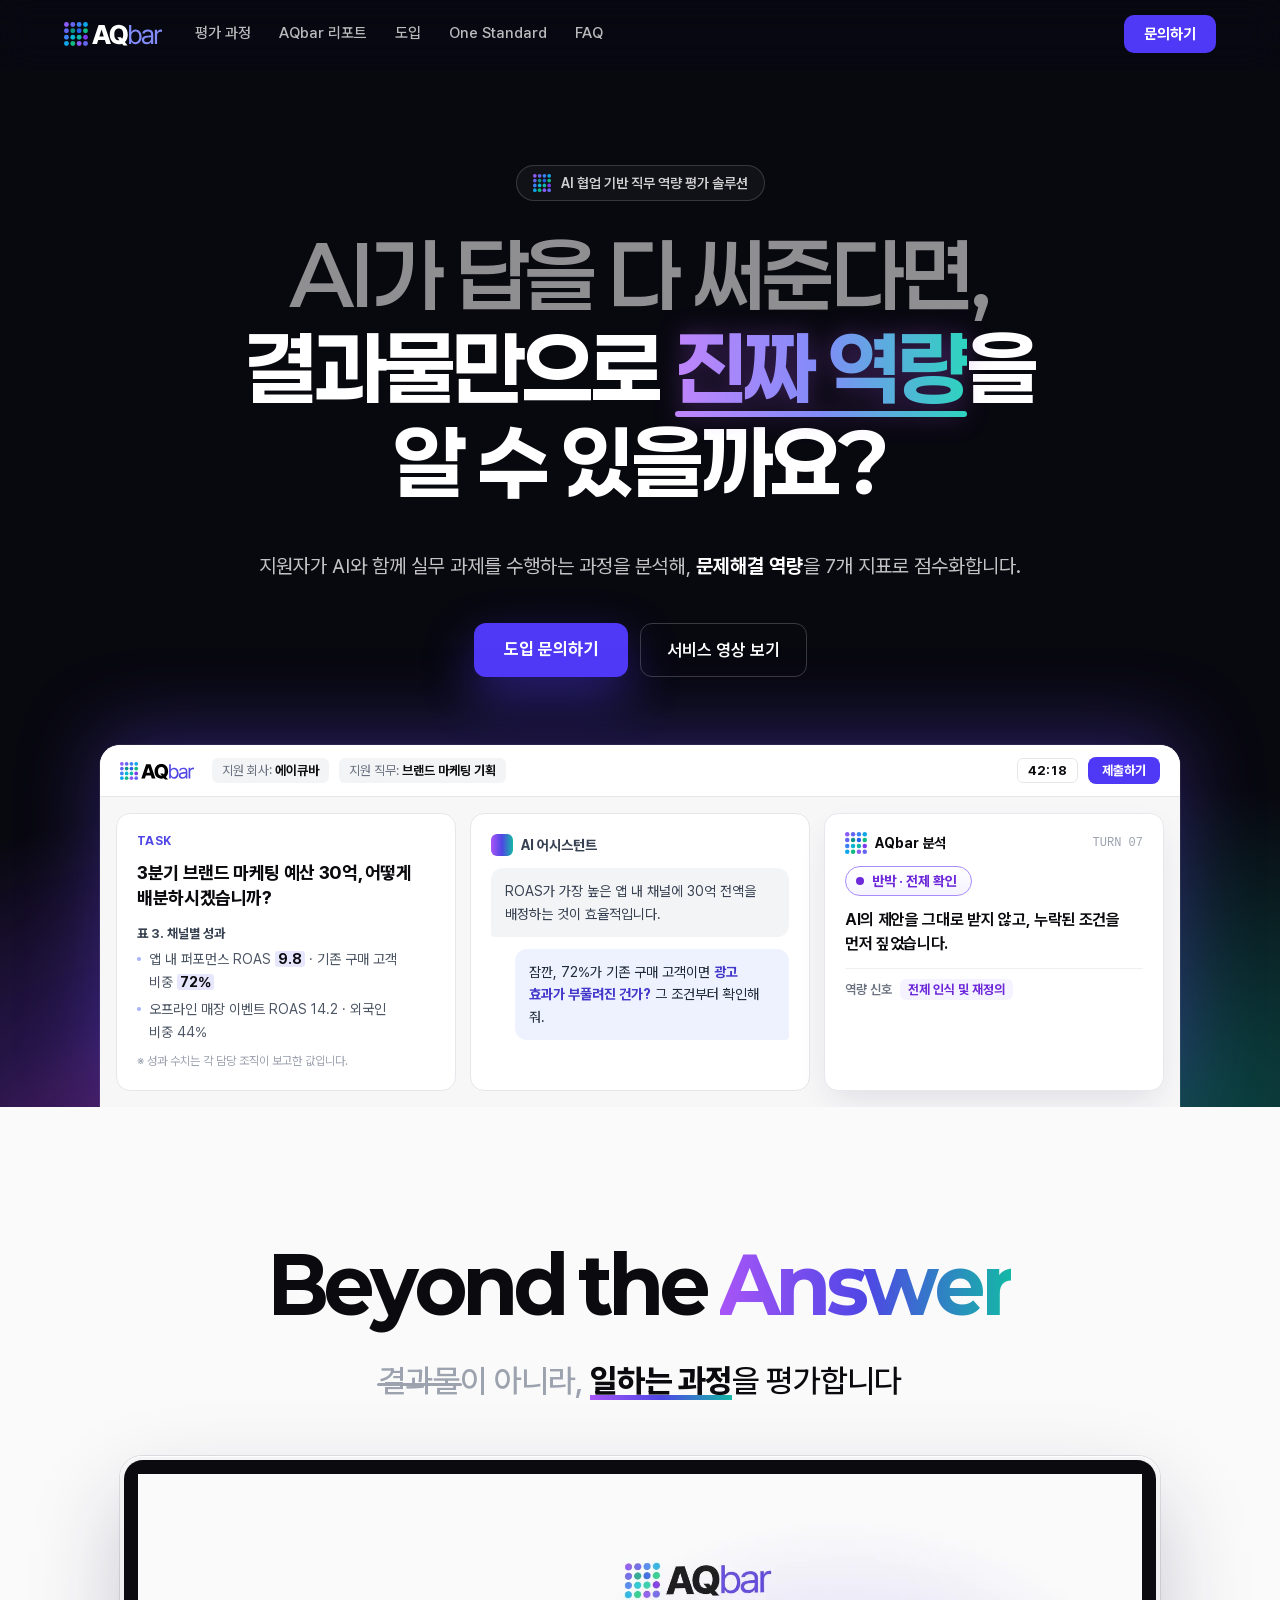
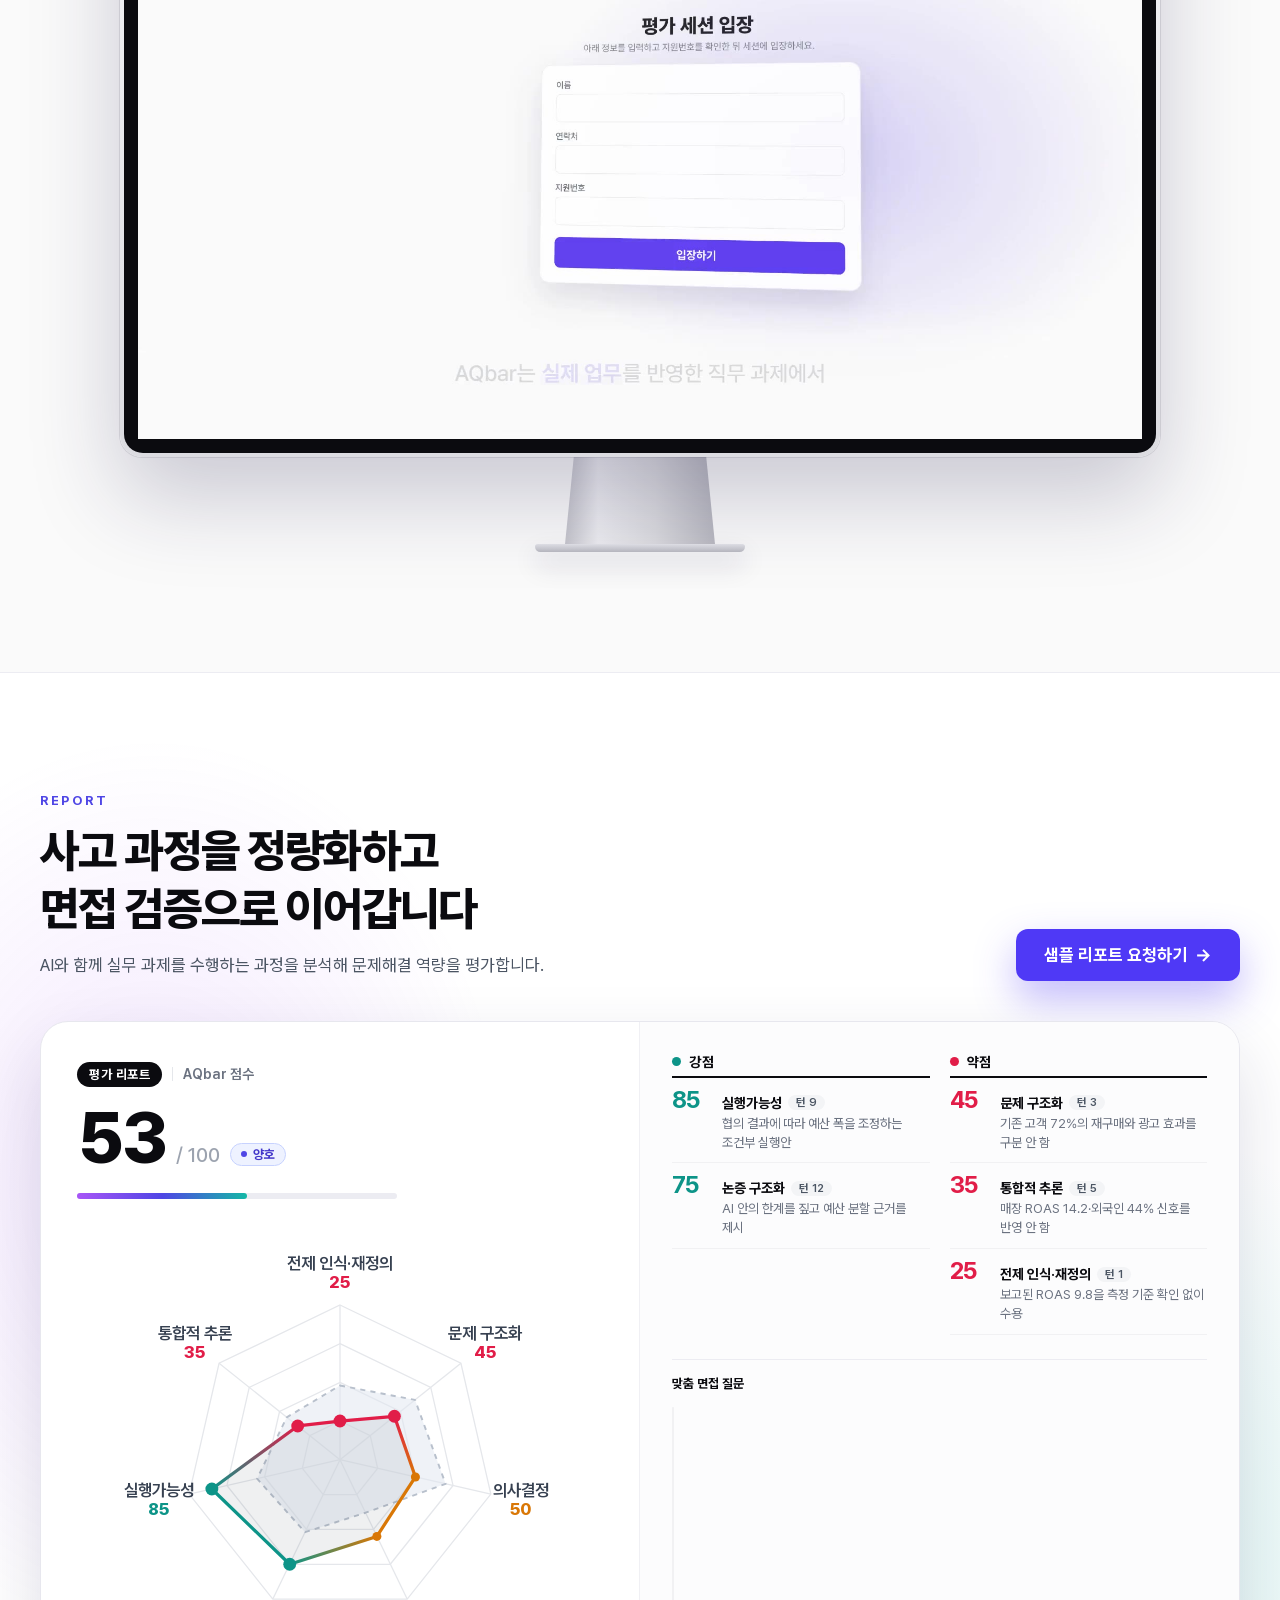
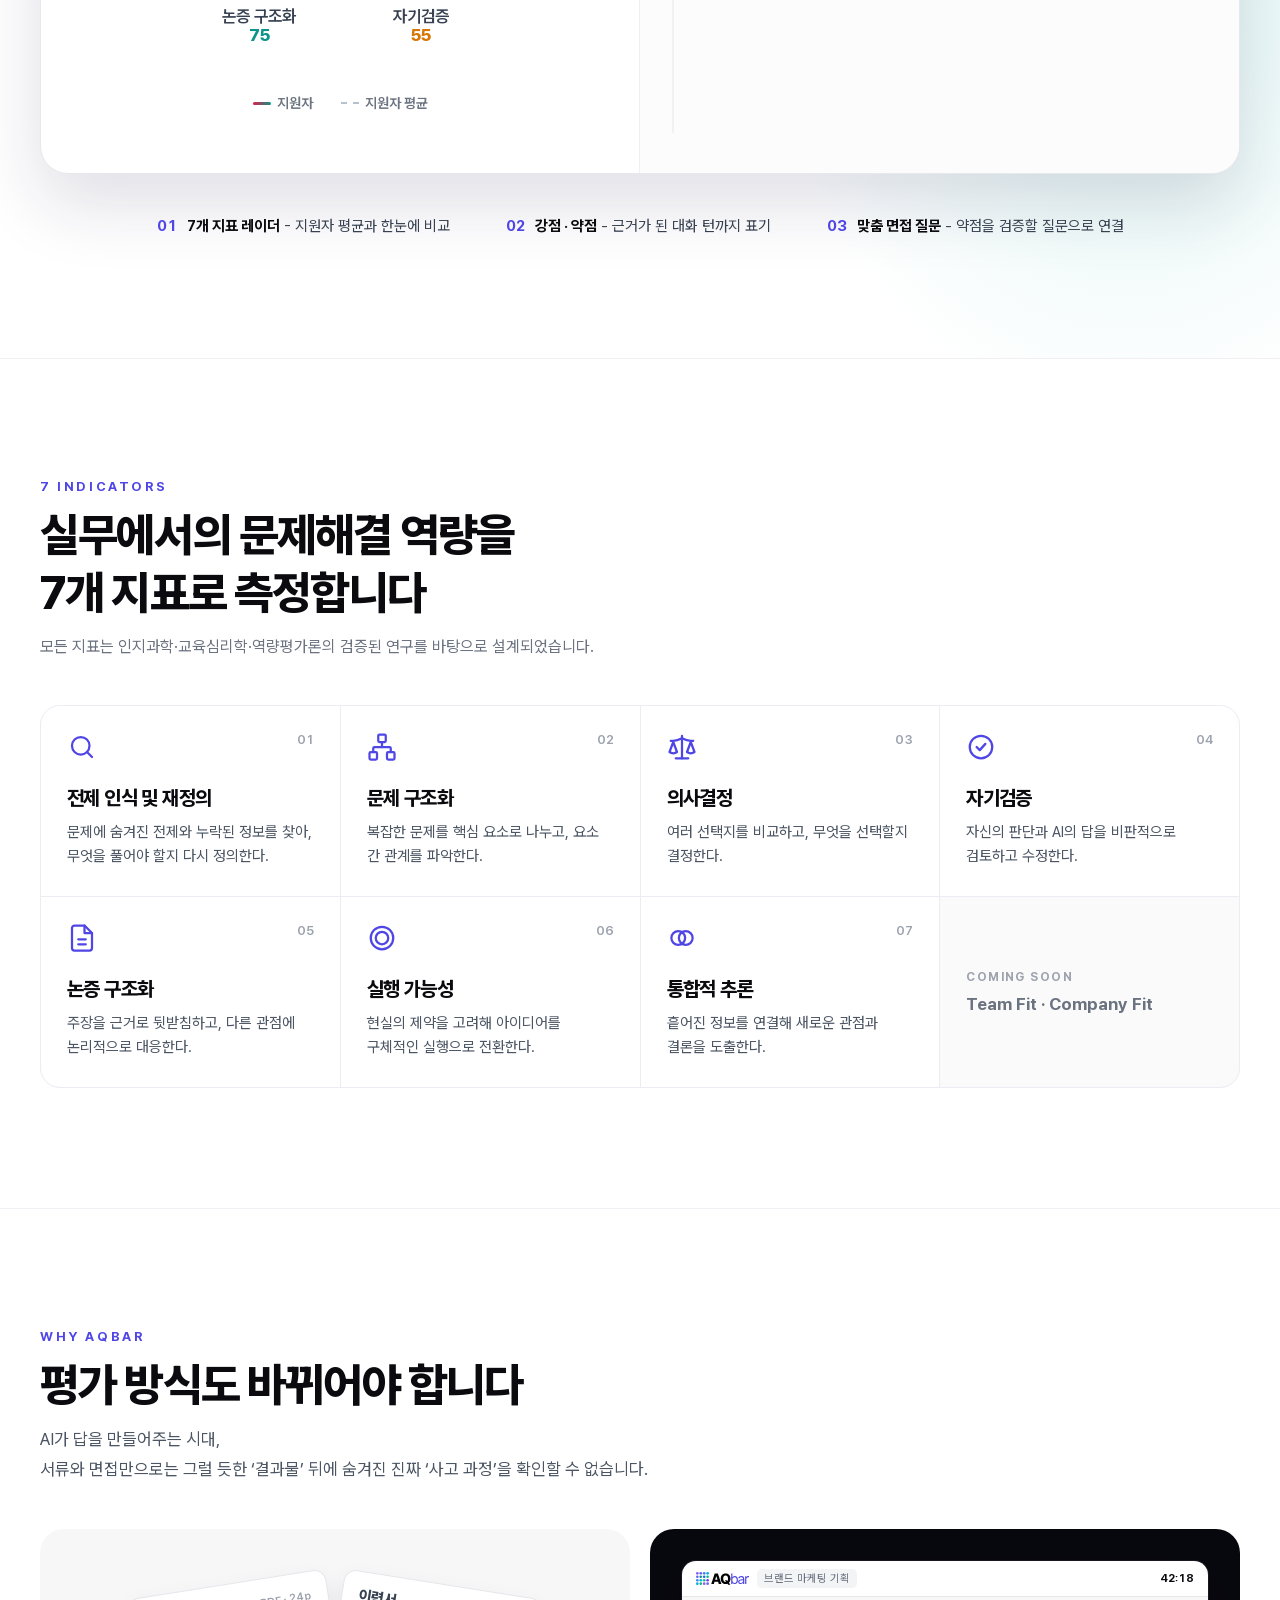
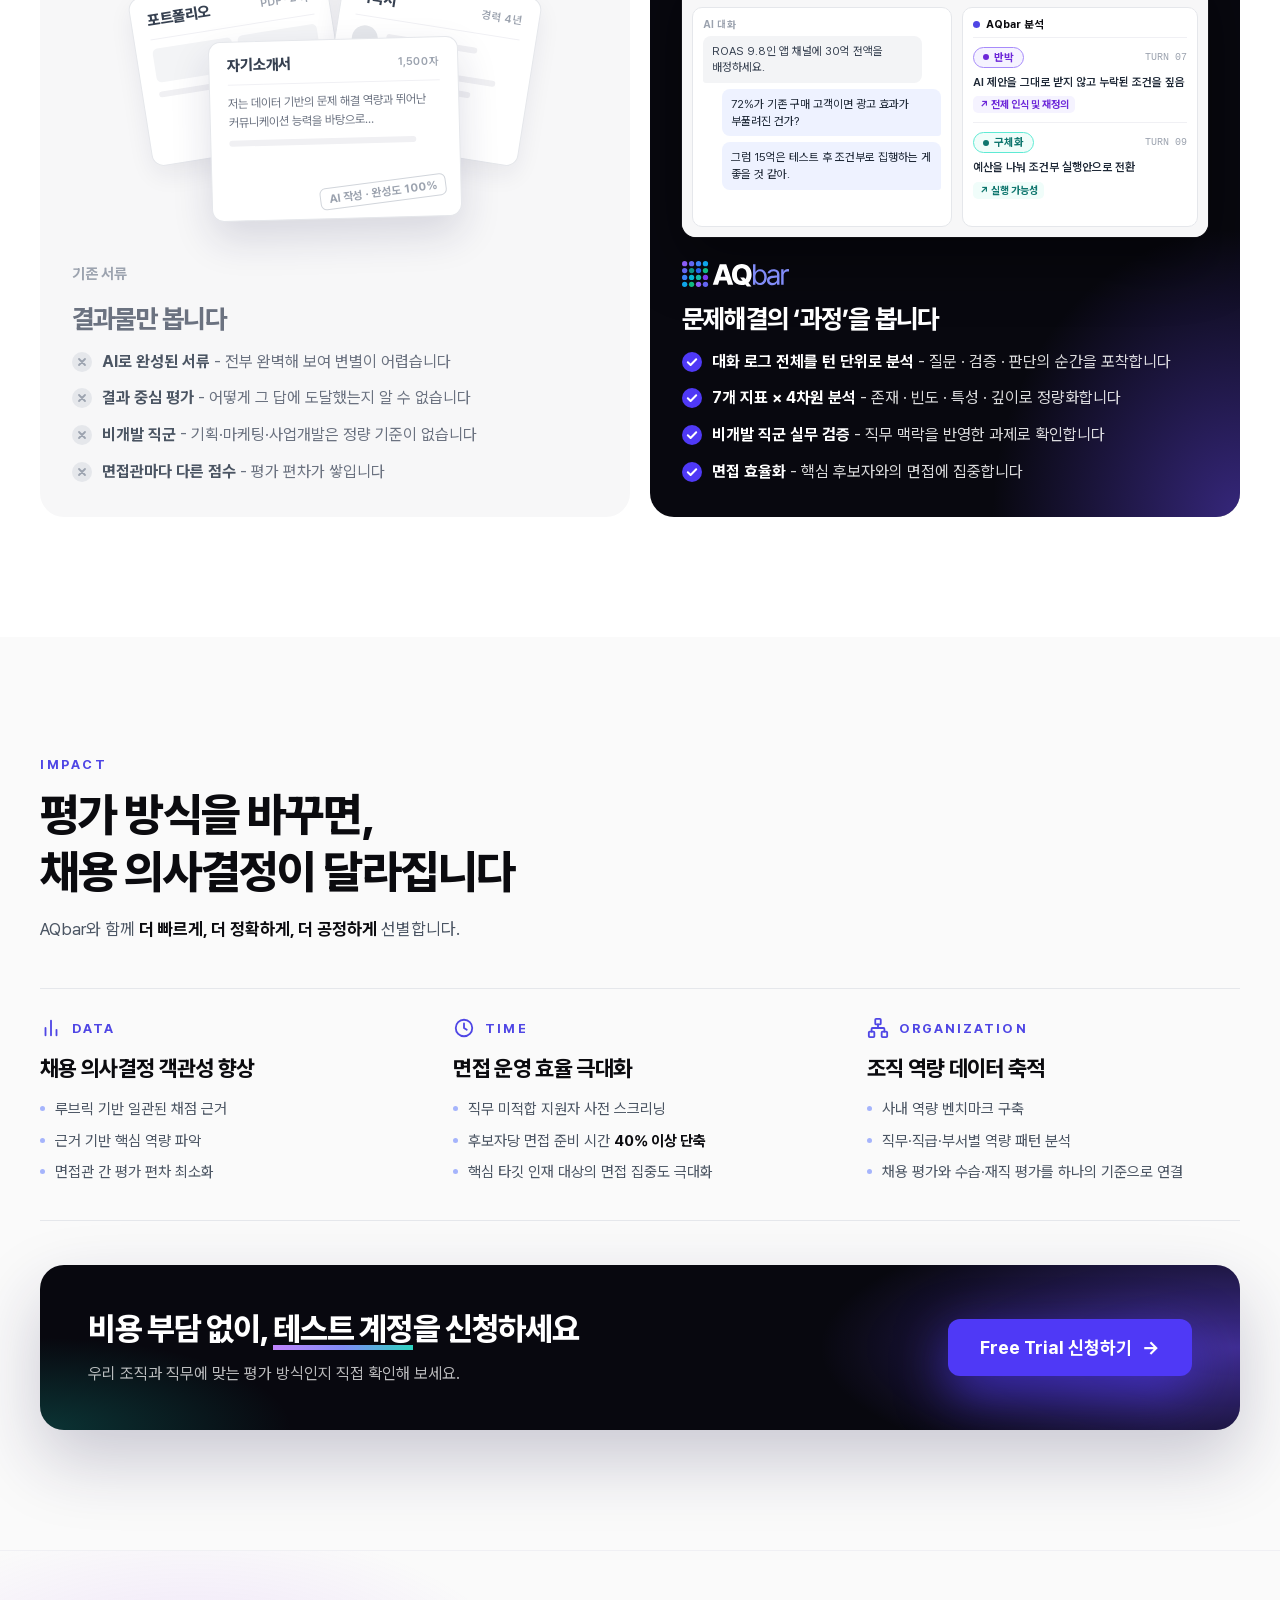
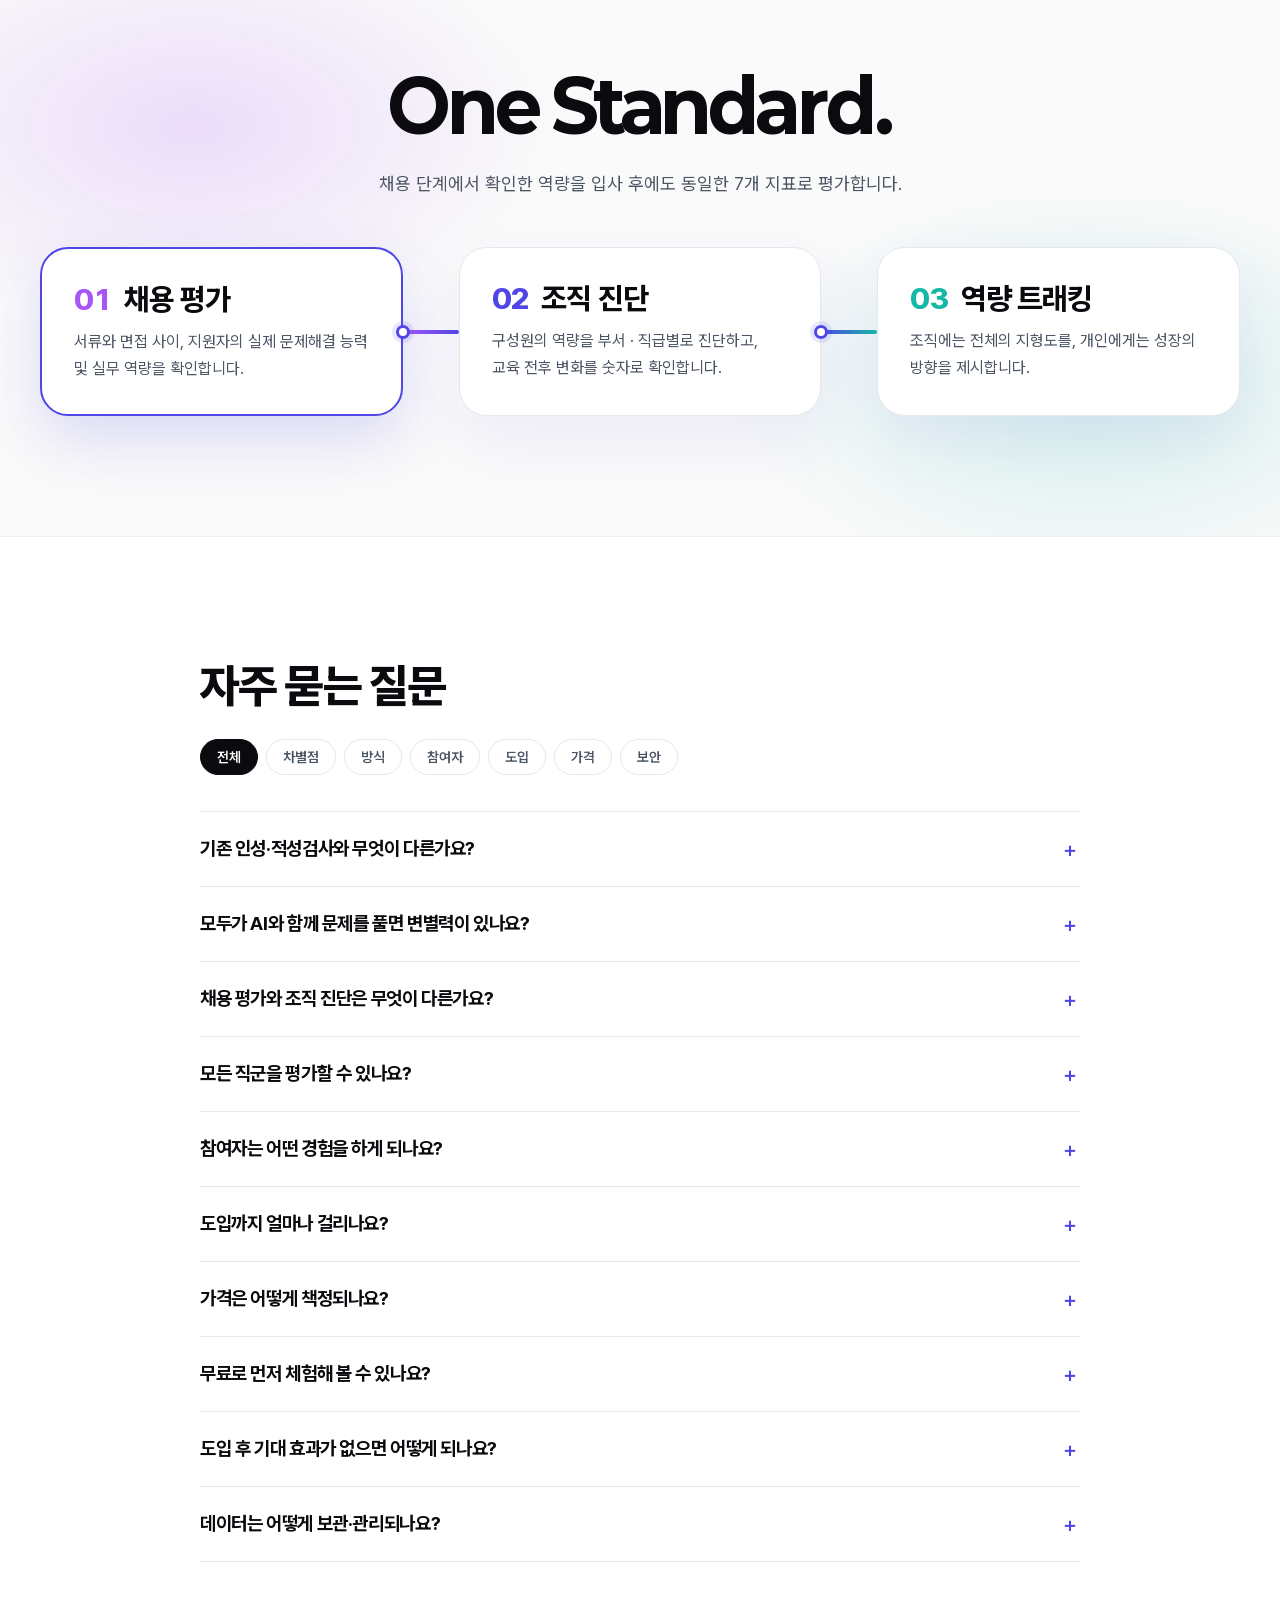
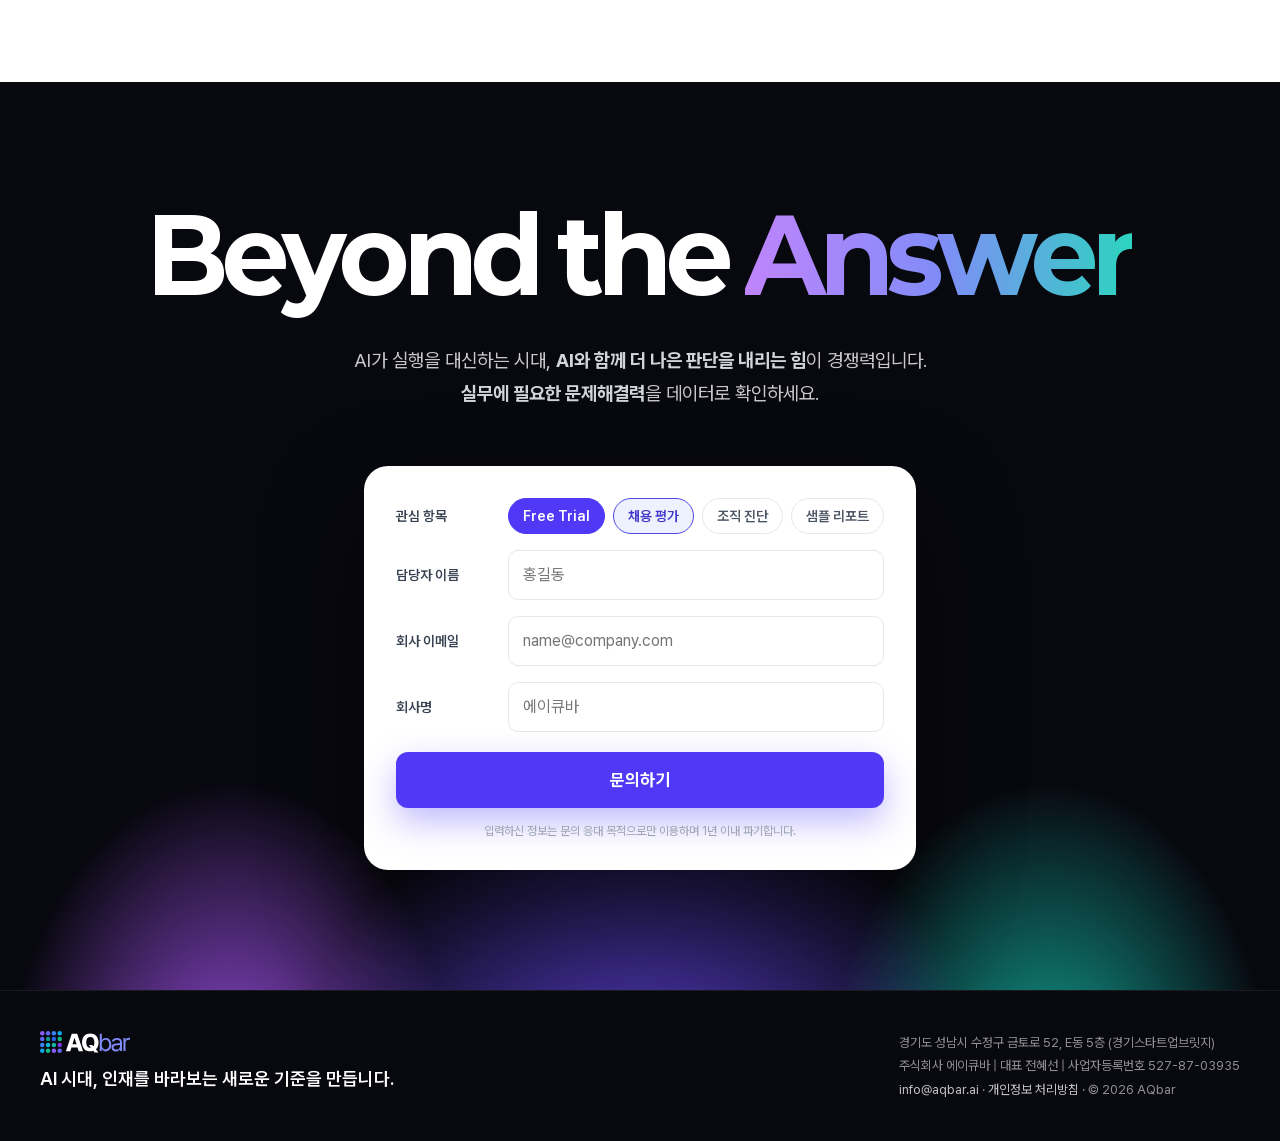
<file: index.html>
<!DOCTYPE html>
<html lang="ko">
<head>
<!-- Google tag (gtag.js) -->
<script async src="https://www.googletagmanager.com/gtag/js?id=G-YD8F18L7QG"></script>
<script>window.dataLayer=window.dataLayer||[];function gtag(){dataLayer.push(arguments);}gtag('js',new Date());gtag('config','G-YD8F18L7QG');</script>
<meta charset="utf-8">
<meta name="viewport" content="width=device-width, initial-scale=1">
<meta name="format-detection" content="telephone=no">
<meta name="theme-color" content="#08080f">
<title>AQbar(에이큐바) — AI 협업 기반 직무 역량 평가</title>
<meta name="description" content="AQbar는 지원자가 AI와 함께 실무 과제를 수행하는 과정을 분석해 문제해결 역량을 7개 지표로 점수화합니다. 채용 평가부터 조직 진단, 역량 트래킹까지 하나의 기준으로 연결합니다.">
<link rel="canonical" href="https://aqbar.ai/">
<meta property="og:locale" content="ko_KR">
<meta property="og:site_name" content="AQbar">
<meta property="og:type" content="website">
<meta property="og:url" content="https://aqbar.ai/">
<meta property="og:title" content="AQbar(에이큐바) — AI 협업 기반 직무 역량 평가">
<meta property="og:description" content="결과물이 아니라, 일하는 과정을 평가합니다. 채용 평가부터 조직 진단까지 하나의 기준으로 연결합니다.">
<meta property="og:image" content="https://aqbar.ai/assets/og-main.png?v=1">
<meta property="og:image:width" content="1200">
<meta property="og:image:height" content="630">
<meta name="twitter:card" content="summary_large_image">
<meta name="twitter:title" content="AQbar(에이큐바) — AI 협업 기반 직무 역량 평가">
<meta name="twitter:description" content="결과물이 아니라, 일하는 과정을 평가합니다. 채용 평가부터 조직 진단까지 하나의 기준으로 연결합니다.">
<meta name="twitter:image" content="https://aqbar.ai/assets/og-main.png?v=1">
<link rel="icon" href="favicon.ico" sizes="48x48">
<link rel="icon" type="image/svg+xml" href="favicon.svg">
<link rel="icon" type="image/png" sizes="32x32" href="favicon-32.png">
<link rel="apple-touch-icon" sizes="180x180" href="apple-touch-icon.png">
<link rel="preload" href="fonts/paperlogy/Paperlogy-Bold.woff2" as="font" type="font/woff2" crossorigin>
<link rel="stylesheet" href="fonts/pretendard-variable/pretendard-variable.css">
<link rel="stylesheet" href="fonts/paperlogy/paperlogy.css">
<script>document.documentElement.classList.add('js');</script>
<style>
html{scroll-behavior:smooth;scroll-padding-top:68px}
body{margin:0;background:#fafafa;color:#0b0b0f;font-family:'Pretendard Variable',Pretendard,-apple-system,sans-serif;-webkit-font-smoothing:antialiased}
*{box-sizing:border-box;word-break:keep-all}
a{color:#4f46e5;text-decoration:none}a:hover{color:#4f39f6}
[hidden]{display:none!important}
@keyframes aqPop{0%{transform:scale(1);filter:drop-shadow(0 0 0 rgba(168,85,247,0))}40%{transform:scale(1.07);filter:drop-shadow(0 0 30px rgba(168,85,247,.9))}100%{transform:scale(1);filter:drop-shadow(0 0 12px rgba(168,85,247,.35))}}
@keyframes aqShine{from{background-position:0% 50%}to{background-position:100% 50%}}
@keyframes aqLine{from{transform:scaleX(0)}to{transform:scaleX(1)}}
@keyframes aqFlow{from{left:-7px}to{left:calc(100% - 7px)}}
@keyframes aqFlowV{from{top:-7px}to{top:calc(100% - 7px)}}

/* 화면 폭별 값 (760px 미만 = 모바일) */
:root{
  --m-navlinks:flex;--m-burger:none;--m-cta-ml:0;--m-chip:inline-block;
  --m-sec:120px 24px;--m-film:32px 24px 120px;--m-beyond:140px 24px 24px;--m-hero:166px 24px 0;
  --m-rep-pad:40px 36px;--m-form-cols:96px minmax(0,1fr);--m-form-gap:16px;
  --m-std-cols:minmax(0,1fr) 56px minmax(0,1fr) 56px minmax(0,1fr);
  --why-mock-h:276px;--doc-shift:12px;
}
@media (max-width:759.98px){
  :root{
    --m-navlinks:none;--m-burger:flex;--m-cta-ml:auto;--m-chip:none;
    --m-sec:80px 20px;--m-film:24px 16px 80px;--m-beyond:88px 20px 20px;--m-hero:120px 20px 0;
    --m-rep-pad:28px 20px;--m-form-cols:minmax(0,1fr);--m-form-gap:8px;
    --m-std-cols:minmax(0,1fr);
    --why-mock-h:auto;--doc-shift:0px;
  }
  .aq-link-h{display:none!important}
}
/* 모바일에서만 쓰는 줄바꿈 */
.aq-br-mo{display:none}
@media (max-width:759.98px){
  .aq-br-mo{display:inline}
  .aq-beyond-title{font-size:min(40px,calc((100vw - 40px) * .0996))!important;white-space:nowrap}
  .aq-report-points{flex-direction:column;align-items:flex-start;justify-content:flex-start!important;gap:10px!important;align-self:center;width:fit-content;max-width:100%}
  .aq-ind-grid{grid-template-columns:repeat(2,minmax(0,1fr))!important}
  .aq-ind{padding:20px 16px!important;gap:8px!important}
  .aq-ind-top{margin-bottom:6px!important}
  .aq-ind-top svg{width:26px;height:26px}
  .aq-ind-name{font-size:16px!important;line-height:1.35}
  .aq-ind-desc{display:none!important}
  .aq-impact-grid{grid-template-columns:fit-content(100%)!important;justify-content:center}
  .aq-contact-sub{font-size:17px!important}
  .aq-footer-tag{font-size:16px!important}
  .aq-why-panels{grid-template-columns:minmax(0,1fr)!important}
  .aq-why-card{padding:28px 26px!important}
  .aq-why-sep{display:none}
  .aq-why-desc{display:block;margin-top:2px;font-size:14px;line-height:1.5}
  .aq-ft-btn{margin-left:auto}
  .aq-std-row > span{font-size:27px!important}
  .aq-faq > button{font-size:17px!important}
  .aq-faq > p{font-size:14px!important}
  .aq-picks{display:grid!important;grid-template-columns:repeat(2,minmax(0,1fr));gap:8px!important}
  .aq-pick{width:100%;text-align:center}
}
/* 360px대 작은 폰: Why AQbar 카드 여백을 줄여 설명이 한 줄에 들어가게 */
@media (max-width:374.98px){.aq-why-card{padding:28px 20px!important}}
@media (min-width:760px){.aq-link-v{display:none!important}}

/* 상단 메뉴: 히어로 위에서는 투명(다크), 지나가면 라이트 */
.aq-nav{--nav-bg:rgba(8,8,15,0);--nav-bd:rgba(255,255,255,0);--nav-sh:none;--nav-ink:rgba(255,255,255,.72);--nav-ink-hi:#fff;--nav-dark-logo:1;--nav-light-logo:0}
/* 모바일 햄버거 메뉴를 연 동안에도 밝은 모드 (흰 펼침 메뉴 위에서 로고·아이콘이 보이도록) */
.aq-nav.is-light,.aq-nav.is-menu-open{--nav-bg:rgba(255,255,255,.82);--nav-bd:rgba(15,15,30,.08);--nav-sh:0 6px 24px rgba(30,27,75,.06);--nav-ink:#4b5563;--nav-ink-hi:#0b0b0f;--nav-dark-logo:0;--nav-light-logo:1}

/* 마우스를 올렸을 때 */
.hv-navlink:hover{color:var(--nav-ink-hi)!important}
.hv-cta:hover{background:#3f2bd9!important;color:#fff!important}
.hv-ghost:hover{background:rgba(255,255,255,.06)!important;color:#fff!important}

/* 히어로 타이핑 */
.aq-key{position:relative;display:inline-block;background-image:linear-gradient(90deg,#c084fc,#818cf8 25%,#2dd4bf 50%,#818cf8 75%,#c084fc);background-size:200% 100%;-webkit-background-clip:text;background-clip:text;color:transparent}
.aq-key.is-done{animation:aqPop 1.32s cubic-bezier(.2,.8,.2,1) both,aqShine 3.2s ease-in-out 1.32s infinite alternate}
.aq-key-line{position:absolute;left:0;right:0;bottom:-.02em;height:.07em;border-radius:4px;background:linear-gradient(90deg,#c084fc,#818cf8 50%,#2dd4bf);transform-origin:left;animation:aqLine 1.08s cubic-bezier(.2,.8,.2,1) .3s both;display:block}
.aq-caret{position:relative}
.aq-caret i{position:absolute;left:0;top:.1em;bottom:.06em;width:4px;background:#a855f7;display:block}

/* Beyond the Answer: 화면에 보이면 취소선·밑줄 */
[data-beyond].is-on,html:not(.js) [data-beyond]{--strike-w:calc(100% + 4px);--ul-size:100% 5px}

/* 맞춤 면접 질문: 스크롤하면 하나씩 등장 */
.js .aq-q{opacity:0;transform:translateY(-14px);transition:opacity .6s ease,transform .6s cubic-bezier(.2,.8,.2,1)}
.js .aq-q.is-on{opacity:1;transform:translateY(0)}
html:not(.js) [data-qlist]{--q-line:100%}

/* FAQ 탭 */
.aq-tab{border:1.5px solid #e5e7eb!important;background:#fff!important;color:#4b5563!important}
.aq-tab[aria-pressed="true"]{border-color:#0b0b0f!important;background:#0b0b0f!important;color:#fff!important}

/* 문의 폼 관심 항목 */
.aq-pick{border:1.5px solid #e5e7eb!important;background:#fff!important;color:#4b5563!important}
.aq-pick[aria-pressed="true"]{border-color:#4f46e5!important;background:#eef2ff!important;color:#4338ca!important}
.aq-pick[data-ft][aria-pressed="true"]{border-color:#4f39f6!important;background:#4f39f6!important;color:#fff!important}
button:disabled{opacity:.7;cursor:default!important}

/* 맨 위로 버튼 */
.aq-top{position:fixed;right:24px;bottom:calc(24px + env(safe-area-inset-bottom));z-index:30;width:48px;height:48px;border-radius:50%;border:1px solid #e5e7eb;background:#fff;color:#0b0b0f;display:flex;align-items:center;justify-content:center;cursor:pointer;padding:0;box-shadow:0 8px 24px rgba(30,27,75,.14);opacity:0;visibility:hidden;transform:translateY(8px);transition:opacity .25s ease,transform .25s ease,visibility .25s,background .2s ease}
.aq-top.is-on{opacity:1;visibility:visible;transform:none}
.aq-top:hover{background:#f5f5f7}
.aq-top:focus-visible{outline:2px solid #4f46e5;outline-offset:3px}
@media (max-width:759.98px){.aq-top{right:16px;bottom:calc(16px + env(safe-area-inset-bottom));width:44px;height:44px}}

@media (prefers-reduced-motion:reduce){
  html{scroll-behavior:auto}
  *,*::before,*::after{animation:none!important;transition:none!important}
}
</style>
</head>
<body>
<div style="min-height:100vh;overflow-x:clip">

<nav id="aq-nav" class="aq-nav" style="position:sticky;top:0;z-index:20;background:var(--nav-bg);backdrop-filter:blur(16px) saturate(1.4);-webkit-backdrop-filter:blur(16px) saturate(1.4);border-bottom:1px solid var(--nav-bd);box-shadow:var(--nav-sh);transition:background .35s ease,border-color .35s ease,box-shadow .35s ease">
  <div style="max-width:1200px;margin:0 auto;padding:0 24px;height:68px;display:flex;align-items:center;gap:32px">
    <a href="#top" aria-label="AQbar 홈" style="display:flex;position:relative;width:99px;height:24px">
      <img src="assets/aqbar-logo-white.svg" alt="AQbar" style="position:absolute;inset:0;height:24px;display:block;opacity:var(--nav-dark-logo);transition:opacity .35s ease">
      <img src="assets/aqbar-logo.svg" alt="" style="position:absolute;inset:0;height:24px;display:block;opacity:var(--nav-light-logo);transition:opacity .35s ease">
    </a>
    <div class="aq-navlinks" style="display:var(--m-navlinks);gap:28px;flex:1;flex-wrap:wrap;overflow:hidden;height:20px;font-size:15px;font-weight:500">
      <a href="#process" class="hv-navlink" style="color:var(--nav-ink);transition:color .35s ease">평가 과정</a>
      <a href="#report" class="hv-navlink" style="color:var(--nav-ink);transition:color .35s ease">AQbar 리포트</a>
      <a href="#trust" class="hv-navlink" style="color:var(--nav-ink);transition:color .35s ease">도입</a>
      <a href="#standard" class="hv-navlink" style="color:var(--nav-ink);transition:color .35s ease">One Standard</a>
      <a href="#faq" class="hv-navlink" style="color:var(--nav-ink);transition:color .35s ease">FAQ</a>
    </div>
    <a href="#contact" class="hv-cta" style="flex:none;margin-left:var(--m-cta-ml);background:#4f39f6;color:#fff;font-size:15px;font-weight:700;padding:10px 20px;border-radius:10px">문의하기</a>
    <button type="button" id="aq-burger" aria-label="메뉴 열기" aria-expanded="false" aria-controls="aq-menu" style="display:var(--m-burger);flex:none;width:44px;height:44px;margin-left:-20px;align-items:center;justify-content:center;flex-direction:column;gap:5px;background:none;border:0;cursor:pointer;padding:0"><i style="display:block;width:20px;height:2px;border-radius:1px;background:var(--nav-ink-hi)"></i><i style="display:block;width:20px;height:2px;border-radius:1px;background:var(--nav-ink-hi)"></i><i style="display:block;width:20px;height:2px;border-radius:1px;background:var(--nav-ink-hi)"></i></button>
  </div>
  <div id="aq-menu" hidden style="display:flex;flex-direction:column;padding:8px 20px 16px;background:#fff;border-top:1px solid #f0f0f4;box-shadow:0 16px 30px rgba(30,27,75,.12)">
      <a href="#process" data-close-menu style="color:#0b0b0f;font-size:17px;font-weight:600;padding:14px 4px;border-bottom:1px solid #f3f4f6">평가 과정</a>
      <a href="#report" data-close-menu style="color:#0b0b0f;font-size:17px;font-weight:600;padding:14px 4px;border-bottom:1px solid #f3f4f6">AQbar 리포트</a>
      <a href="#trust" data-close-menu style="color:#0b0b0f;font-size:17px;font-weight:600;padding:14px 4px;border-bottom:1px solid #f3f4f6">도입</a>
      <a href="#standard" data-close-menu style="color:#0b0b0f;font-size:17px;font-weight:600;padding:14px 4px;border-bottom:1px solid #f3f4f6">One Standard</a>
      <a href="#faq" data-close-menu style="color:#0b0b0f;font-size:17px;font-weight:600;padding:14px 4px">FAQ</a>
    </div>
</nav>

<header id="top" style="position:relative;margin-top:-70px;background:#08080f;color:#fff;overflow:hidden">
  <div style="position:absolute;inset:0;background:radial-gradient(ellipse 900px 520px at 22% 108%,rgba(217,70,239,.55) 0%,rgba(124,58,237,.25) 40%,rgba(8,8,15,0) 75%),radial-gradient(ellipse 700px 460px at 92% 100%,rgba(20,184,166,.35) 0%,rgba(8,8,15,0) 70%)"></div>
  <div style="position:relative;max-width:1200px;margin:0 auto;padding:var(--m-hero);display:flex;flex-direction:column;align-items:center;text-align:center;gap:28px">
    <span style="display:inline-flex;align-items:center;gap:10px;font-size:14px;font-weight:600;color:rgba(255,255,255,.8);border:1px solid rgba(255,255,255,.16);padding:8px 16px;border-radius:999px;background:rgba(255,255,255,.04);white-space:nowrap"><img src="assets/aqbar-symbol.svg" alt="" style="width:18px;height:18px;display:block">AI 협업 기반 직무 역량 평가 솔루션</span>
    <h1 id="aq-hero-title" aria-label="AI가 답을 다 써준다면, 결과물만으로 진짜 역량을 알 수 있을까요?" style="margin:0;font-family:'Paperlogy','Pretendard Variable',sans-serif;font-weight:700;font-size:clamp(40px,6.4vw,84px);line-height:1.14;letter-spacing:-.035em;max-width:1000px;text-wrap:balance"><span data-seg="a" style="color:rgba(255,255,255,.55);font-weight:600">AI가 답을 다 써준다면,</span><br><span data-seg="b">결과물만으로 </span><br class="aq-br-mo"><span data-seg="k" class="aq-key">진짜 역량</span><span data-seg="b">을</span><br><span data-seg="b">알 수 있을까요?</span></h1>
    <p style="margin:12px 0;font-size:clamp(17px,1.6vw,20px);line-height:1.7;color:rgba(255,255,255,.76);max-width:960px;text-wrap:pretty">지원자가 AI와 함께 실무 과제를 수행하는 과정을 분석해, <b style="color:#fff">문제해결 역량</b>을 7개 지표로 점수화합니다.</p>
    <div style="display:flex;gap:12px;flex-wrap:wrap;justify-content:center">
      <a href="#contact" class="hv-cta" style="background:#4f39f6;color:#fff;font-size:17px;font-weight:700;padding:16px 30px;border-radius:12px;white-space:nowrap;box-shadow:0 20px 50px rgba(79,57,246,.45)">도입 문의하기</a>
      <a href="#film" data-play-film class="hv-ghost" style="color:#fff;font-size:17px;font-weight:600;padding:16px 26px;border-radius:12px;white-space:nowrap;border:1px solid rgba(255,255,255,.2)">서비스 영상 보기</a>
    </div>

    <div data-hero-card style="width:100%;max-width:1080px;margin-top:40px;background:#fff;color:#0b0b0f;border-radius:20px 20px 0 0;box-shadow:0 -10px 80px rgba(109,76,255,.35),0 0 0 1px rgba(255,255,255,.08);overflow:hidden;text-align:left">
      <div style="height:52px;background:#fff;border-bottom:1px solid #e5e7eb;display:flex;align-items:center;gap:10px;padding:0 20px;font-size:13px;color:#6b7280;flex-wrap:nowrap;overflow:hidden">
        <img src="assets/aqbar-logo.svg" alt="AQbar" style="height:18px;display:block;margin-right:8px">
        <span style="display:var(--m-chip);background:#f3f4f6;padding:5px 10px;border-radius:6px;white-space:nowrap">지원 회사: <b style="color:#111">에이큐바</b></span>
        <span style="display:var(--m-chip);background:#f3f4f6;padding:5px 10px;border-radius:6px;white-space:nowrap">지원 직무: <b style="color:#111">브랜드 마케팅 기획</b></span>
        <b style="margin-left:auto;border:1px solid #e5e7eb;padding:4px 10px;border-radius:6px;color:#0b0b0f;font-variant-numeric:tabular-nums">42:18</b>
        <span style="background:#4f39f6;color:#fff;font-weight:700;padding:6px 14px;border-radius:8px;white-space:nowrap">제출하기</span>
      </div>
      <div style="display:grid;grid-template-columns:repeat(auto-fit,minmax(300px,1fr));background:#f7f7f8;gap:14px;padding:16px">
        <div style="background:#fff;border:1px solid #e5e7eb;border-radius:14px;padding:20px;display:flex;flex-direction:column;gap:12px">
          <div style="font-size:12px;font-weight:700;color:#4f46e5;letter-spacing:.04em">TASK</div>
          <div style="font-size:18px;font-weight:750;letter-spacing:-.02em;line-height:1.4">3분기 브랜드 마케팅 예산 30억, 어떻게 배분하시겠습니까?</div>
          <div style="display:flex;flex-direction:column;gap:4px;font-size:14px;line-height:1.65;color:#4b5563"><span style="font-size:13px;font-weight:700;color:#374151">표 3. 채널별 성과</span><div style="display:flex;gap:8px;align-items:baseline"><i style="width:4px;height:4px;border-radius:50%;background:#a5b4fc;flex:none;display:block;transform:translateY(-3px)"></i><span>앱 내 퍼포먼스 ROAS <b style="color:#0b0b0f;background:rgba(99,102,241,.16);padding:0 3px;border-radius:3px">9.8</b> · 기존 구매 고객 <span style="white-space:nowrap">비중 <b style="color:#0b0b0f;background:rgba(99,102,241,.16);padding:0 3px;border-radius:3px">72%</b></span></span></div><div style="display:flex;gap:8px;align-items:baseline"><i style="width:4px;height:4px;border-radius:50%;background:#a5b4fc;flex:none;display:block;transform:translateY(-3px)"></i><span>오프라인 매장 이벤트 ROAS 14.2 · 외국인 <span style="white-space:nowrap">비중 44%</span></span></div><span style="margin-top:4px;font-size:12px;line-height:1.5;color:#9ca3af">※ 성과 수치는 각 담당 조직이 보고한 값입니다.</span></div>
        </div>
        <div style="background:#fff;border:1px solid #e5e7eb;border-radius:14px;padding:20px;display:flex;flex-direction:column;gap:12px">
          <div style="display:flex;align-items:center;gap:8px"><span style="width:22px;height:22px;border-radius:6px;background:linear-gradient(90deg,#a855f7,#4f46e5 50%,#14b8a6);display:block"></span><b style="font-size:14px;color:#374151">AI 어시스턴트</b></div>
          <div style="font-size:14px;line-height:1.6;background:#f3f4f6;border-radius:12px 12px 12px 4px;padding:12px 14px;color:#374151">ROAS가 가장 높은 앱 내 채널에 30억 전액을 배정하는 것이 효율적입니다.</div>
          <div style="font-size:14px;line-height:1.6;background:#eef2ff;border-radius:12px 12px 4px 12px;padding:12px 14px;color:#1f2937;align-self:flex-end;max-width:92%">잠깐, 72%가 기존 구매 고객이면 <b style="color:#4338ca">광고 효과가 부풀려진 건가?</b> 그 조건부터 확인해 줘.</div>
        </div>
        <div style="background:#fff;border:1px solid #e7e7ee;border-radius:14px;padding:18px 20px;display:flex;flex-direction:column;gap:12px;box-shadow:0 14px 34px -8px rgba(30,27,75,.12)">
          <div style="display:flex;align-items:center;gap:8px"><img src="assets/aqbar-symbol.svg" alt="" style="width:22px;height:22px;display:block"><b style="font-size:14px">AQbar 분석</b><span style="margin-left:auto;font-family:ui-monospace,Menlo,monospace;font-size:12px;color:#9ca3af">TURN 07</span></div>
          <span style="align-self:flex-start;display:inline-flex;align-items:center;gap:8px;font-size:14px;font-weight:700;color:#6d28d9;background:linear-gradient(180deg,#fff,#f5f3ff);border:1.5px solid #a78bfa;padding:6px 14px 6px 10px;border-radius:999px"><i style="width:8px;height:8px;border-radius:50%;background:#6d28d9;display:block"></i>반박 · 전제 확인</span>
          <div style="font-size:16px;line-height:1.5;font-weight:650;letter-spacing:-.02em">AI의 제안을 그대로 받지 않고, 누락된 조건을 먼저 짚었습니다.</div>
          <div style="display:flex;align-items:center;gap:8px;padding-top:10px;border-top:1px solid #f0f0f4"><span style="font-size:13px;font-weight:600;color:#6b7280">역량 신호</span><span style="font-size:13px;font-weight:700;color:#6d28d9;background:#f5f3ff;border-radius:6px;padding:3px 8px">전제 인식 및 재정의</span></div>
        </div>
      </div>
    </div>
  </div>
</header>

<section id="process" style="background:#fafafa;padding:var(--m-beyond)">
  <div style="max-width:1000px;margin:0 auto;display:flex;flex-direction:column;align-items:center;gap:22px;text-align:center">
    <div class="aq-beyond-title" style="font-family:'Paperlogy','Pretendard Variable',sans-serif;font-size:clamp(40px,6vw,80px);font-weight:800;letter-spacing:-.045em;line-height:1;margin-bottom:16px">Beyond the <span style="background:linear-gradient(90deg,#a855f7,#4f46e5 50%,#14b8a6);-webkit-background-clip:text;background-clip:text;color:transparent">Answer</span></div>
    <div data-beyond style="font-size:clamp(22px,2.6vw,32px);font-weight:500;letter-spacing:-.03em;color:#9ca3af"><span style="position:relative;display:inline-block">결과물<i style="position:absolute;left:-2px;top:54%;height:3px;width:var(--strike-w,0px);background:#9ca3af;border-radius:2px;display:block;transition:width 1s cubic-bezier(.6,0,.2,1) .2s"></i></span>이 아니라, <br class="aq-br-mo"><b style="color:#0b0b0f;font-weight:800;background-image:linear-gradient(90deg,#a855f7,#4f46e5 50%,#14b8a6);background-repeat:no-repeat;background-size:var(--ul-size,0% 5px);background-position:0 100%;transition:background-size 1.2s cubic-bezier(.6,0,.2,1) 1.1s">일하는 과정</b><span style="color:#0b0b0f">을 평가합니다</span></div>
  </div>
</section>

<section id="film" style="background:#fafafa;padding:var(--m-film)">
  <div style="max-width:1200px;margin:0 auto;display:flex;flex-direction:column;gap:20px">
    <div style="display:flex;flex-direction:column;align-items:center;width:100%">
    <div style="position:relative;z-index:1;width:100%;max-width:1040px;display:flex;flex-direction:column;border-radius:clamp(12px,1.8vw,22px);overflow:hidden;background:linear-gradient(180deg,#f4f4f6 0%,#dcdce1 100%);box-shadow:0 40px 90px rgba(30,27,75,.22),0 0 0 1px rgba(15,15,30,.10),inset 0 1px 0 rgba(255,255,255,.9)">
      <div style="background:#0b0b0f;padding:clamp(6px,1.1vw,14px);margin:clamp(2px,.3vw,4px);border-radius:clamp(10px,1.5vw,19px)">
        <div style="position:relative;width:100%;aspect-ratio:16/9;overflow:hidden;background:#000">
          <video data-film muted playsinline loop preload="none" poster="media/film-poster.jpg" aria-label="AQbar 서비스 영상" style="position:absolute;inset:0;width:100%;height:100%;object-fit:cover;display:block"></video>
        </div>
      </div>
    </div>
    <div style="width:clamp(70px,13%,150px);height:clamp(40px,7vw,96px);margin-top:-2px;background:linear-gradient(90deg,#c4c4cb 0%,#ececf0 22%,#dadade 60%,#b8b8c0 100%);clip-path:polygon(6% 0,94% 0,100% 100%,0 100%)"></div>
    <div style="width:clamp(110px,18%,210px);height:clamp(5px,.6vw,8px);background:linear-gradient(180deg,#e4e4e9,#b9b9c1);border-radius:3px 3px 6px 6px;box-shadow:0 12px 26px rgba(30,27,75,.20)"></div>
    </div>
  </div>
</section>

<section id="report" style="position:relative;background:#fff;padding:var(--m-sec);border-top:1px solid #ececf2">
  <div style="position:absolute;inset:0;background:radial-gradient(40% 50% at 12% 40%,rgba(168,85,247,.14) 0%,transparent 70%),radial-gradient(40% 50% at 88% 70%,rgba(20,184,166,.14) 0%,transparent 70%);pointer-events:none"></div>
  <div style="position:relative;max-width:1200px;margin:0 auto;display:flex;flex-direction:column;gap:40px">
    <div style="display:flex;flex-wrap:wrap;gap:24px 48px;align-items:flex-end;justify-content:space-between">
      <div style="display:flex;flex-direction:column;gap:14px;max-width:640px">
        <span style="font-size:13px;font-weight:700;letter-spacing:.2em;color:#4f46e5">REPORT</span>
        <h2 style="margin:0;font-size:clamp(30px,3.6vw,46px);font-weight:800;letter-spacing:-.04em;line-height:1.25">사고 과정을 정량화하고<br>면접 검증으로 이어갑니다</h2>
        <p style="margin:0;font-size:17px;line-height:1.75;color:#4b5563">AI와 함께 실무 과제를 수행하는 과정을 분석해 문제해결 역량을 평가합니다.</p>
      </div>
      <a href="#contact" class="hv-cta" style="display:inline-flex;align-items:center;gap:8px;white-space:nowrap;font-size:17px;font-weight:700;color:#fff;background:#4f39f6;padding:16px 28px;border-radius:12px;box-shadow:0 18px 40px rgba(79,57,246,.35)">샘플 리포트 요청하기<span style="font-size:18px;line-height:1">→</span></a>
    </div>
    <div style="background:#fff;border:1px solid #e7e7ee;border-radius:28px;box-shadow:0 30px 70px rgba(30,27,75,.14);display:grid;grid-template-columns:repeat(auto-fit,minmax(min(100%,440px),1fr));overflow:hidden">
      <div style="padding:var(--m-rep-pad);display:flex;flex-direction:column;gap:36px;border-right:1px solid #f0f0f4">
        <div style="display:flex;flex-wrap:wrap;align-items:flex-end;justify-content:space-between;gap:16px">
        <div style="display:flex;flex-direction:column;gap:20px">
          <div style="display:flex;align-items:center;gap:10px"><span style="font-size:13px;font-weight:700;letter-spacing:.04em;color:#fff;background:#0b0b0f;border-radius:999px;padding:5px 12px;white-space:nowrap">평가 리포트</span><i style="width:1px;height:14px;background:#e5e7eb;display:block"></i><span style="font-size:14px;font-weight:600;color:#6b7280">AQbar 점수</span></div>
          <div style="display:flex;align-items:flex-end;gap:10px"><b style="font-size:72px;font-weight:800;letter-spacing:-.05em;line-height:.86;font-variant-numeric:tabular-nums">53</b><span style="font-size:20px;font-weight:500;color:#9ca3af;padding-bottom:2px">/ 100</span><span style="margin-bottom:3px;display:inline-flex;align-items:center;gap:6px;font-size:13px;font-weight:700;color:#4338ca;background:#eef2ff;border:1px solid #c7d2fe;border-radius:999px;padding:3px 10px"><i style="width:6px;height:6px;border-radius:50%;background:#4f46e5;display:block"></i>양호</span></div>
          <div style="position:relative;width:320px;max-width:100%;height:6px;margin-top:4px;border-radius:3px;background:#ececf2"><i style="position:absolute;left:0;top:0;bottom:0;width:53%;border-radius:3px;background:linear-gradient(90deg,#a855f7,#4f46e5 50%,#14b8a6);display:block"></i></div>
        </div>
        
      </div>
        <svg viewBox="-34 0 408 320" style="width:100%;max-width:560px;height:auto;display:block;margin:12px auto 0;overflow:visible"><polygon points="170,45 263.8,90.2 287,191.7 222.1,273.1 117.9,273.1 53,191.7 76.2,90.2" fill="none" stroke="#e5e7eb" stroke-width="1"></polygon><polygon points="170,75 240.4,108.9 257.7,185 209,246.1 131,246.1 82.3,185 99.6,108.9" fill="none" stroke="#e5e7eb" stroke-width="1"></polygon><polygon points="170,105 216.9,127.6 228.5,178.4 196,219.1 144,219.1 111.5,178.4 123.1,127.6" fill="none" stroke="#e5e7eb" stroke-width="1"></polygon><polygon points="170,135 193.5,146.3 199.2,171.7 183,192 157,192 140.8,171.7 146.5,146.3" fill="none" stroke="#e5e7eb" stroke-width="1"></polygon><line x1="170" y1="165" x2="170" y2="45" stroke="#e5e7eb"></line><line x1="170" y1="165" x2="263.8" y2="90.2" stroke="#e5e7eb"></line><line x1="170" y1="165" x2="287" y2="191.7" stroke="#e5e7eb"></line><line x1="170" y1="165" x2="222.1" y2="273.1" stroke="#e5e7eb"></line><line x1="170" y1="165" x2="117.9" y2="273.1" stroke="#e5e7eb"></line><line x1="170" y1="165" x2="53" y2="191.7" stroke="#e5e7eb"></line><line x1="170" y1="165" x2="76.2" y2="90.2" stroke="#e5e7eb"></line><polygon points="170,107.4 228.2,118.6 251.9,183.7 189.8,206.1 142.9,221.2 105.7,179.7 128.7,132.1" fill="#e2e8f0" fill-opacity=".55" stroke="#b8c0cc" stroke-width="1.5" stroke-dasharray="4 4" stroke-linejoin="round"></polygon><polygon points="170,135 212.2,131.3 228.5,178.4 198.6,224.5 131,246.1 70.6,187.7 137.2,138.8" fill="#334155" fill-opacity=".08"></polygon><defs><linearGradient id="eg0" gradientUnits="userSpaceOnUse" x1="170" y1="135" x2="212.2" y2="131.3"><stop offset="0" stop-color="#e11d48"></stop><stop offset="1" stop-color="#e11d48"></stop></linearGradient><linearGradient id="eg1" gradientUnits="userSpaceOnUse" x1="212.2" y1="131.3" x2="228.5" y2="178.4"><stop offset="0" stop-color="#e11d48"></stop><stop offset="1" stop-color="#d97706"></stop></linearGradient><linearGradient id="eg2" gradientUnits="userSpaceOnUse" x1="228.5" y1="178.4" x2="198.6" y2="224.5"><stop offset="0" stop-color="#d97706"></stop><stop offset="1" stop-color="#d97706"></stop></linearGradient><linearGradient id="eg3" gradientUnits="userSpaceOnUse" x1="198.6" y1="224.5" x2="131" y2="246.1"><stop offset="0" stop-color="#d97706"></stop><stop offset="1" stop-color="#0d9488"></stop></linearGradient><linearGradient id="eg4" gradientUnits="userSpaceOnUse" x1="131" y1="246.1" x2="70.6" y2="187.7"><stop offset="0" stop-color="#0d9488"></stop><stop offset="1" stop-color="#0d9488"></stop></linearGradient><linearGradient id="eg5" gradientUnits="userSpaceOnUse" x1="70.6" y1="187.7" x2="137.2" y2="138.8"><stop offset="0" stop-color="#0d9488"></stop><stop offset="1" stop-color="#e11d48"></stop></linearGradient><linearGradient id="eg6" gradientUnits="userSpaceOnUse" x1="137.2" y1="138.8" x2="170" y2="135"><stop offset="0" stop-color="#e11d48"></stop><stop offset="1" stop-color="#e11d48"></stop></linearGradient></defs><line x1="170" y1="135" x2="212.2" y2="131.3" stroke="url(#eg0)" stroke-width="2.5" stroke-linecap="round"></line><line x1="212.2" y1="131.3" x2="228.5" y2="178.4" stroke="url(#eg1)" stroke-width="2.5" stroke-linecap="round"></line><line x1="228.5" y1="178.4" x2="198.6" y2="224.5" stroke="url(#eg2)" stroke-width="2.5" stroke-linecap="round"></line><line x1="198.6" y1="224.5" x2="131" y2="246.1" stroke="url(#eg3)" stroke-width="2.5" stroke-linecap="round"></line><line x1="131" y1="246.1" x2="70.6" y2="187.7" stroke="url(#eg4)" stroke-width="2.5" stroke-linecap="round"></line><line x1="70.6" y1="187.7" x2="137.2" y2="138.8" stroke="url(#eg5)" stroke-width="2.5" stroke-linecap="round"></line><line x1="137.2" y1="138.8" x2="170" y2="135" stroke="url(#eg6)" stroke-width="2.5" stroke-linecap="round"></line><circle cx="170" cy="135" r="5" fill="#e11d48"></circle><circle cx="212.2" cy="131.3" r="5" fill="#e11d48"></circle><circle cx="228.5" cy="178.4" r="3.5" fill="#d97706"></circle><circle cx="198.6" cy="224.5" r="3.5" fill="#d97706"></circle><circle cx="131" cy="246.1" r="5" fill="#0d9488"></circle><circle cx="70.6" cy="187.7" r="5" fill="#0d9488"></circle><circle cx="137.2" cy="138.8" r="5" fill="#e11d48"></circle><text x="170" y="17" text-anchor="middle" font-size="13" font-weight="600" fill="#374151">전제 인식·재정의</text><text x="170" y="32" text-anchor="middle" font-size="13" font-weight="800" fill="#e11d48">25</text><text x="282.6" y="71.2" text-anchor="middle" font-size="13" font-weight="600" fill="#374151">문제 구조화</text><text x="282.6" y="86.2" text-anchor="middle" font-size="13" font-weight="800" fill="#e11d48">45</text><text x="310.4" y="193" text-anchor="middle" font-size="13" font-weight="600" fill="#374151">의사결정</text><text x="310.4" y="208" text-anchor="middle" font-size="13" font-weight="800" fill="#d97706">50</text><text x="232.5" y="290.7" text-anchor="middle" font-size="13" font-weight="600" fill="#374151">자기검증</text><text x="232.5" y="305.7" text-anchor="middle" font-size="13" font-weight="800" fill="#d97706">55</text><text x="107.5" y="290.7" text-anchor="middle" font-size="13" font-weight="600" fill="#374151">논증 구조화</text><text x="107.5" y="305.7" text-anchor="middle" font-size="13" font-weight="800" fill="#0d9488">75</text><text x="29.6" y="193" text-anchor="middle" font-size="13" font-weight="600" fill="#374151">실행가능성</text><text x="29.6" y="208" text-anchor="middle" font-size="13" font-weight="800" fill="#0d9488">85</text><text x="57.4" y="71.2" text-anchor="middle" font-size="13" font-weight="600" fill="#374151">통합적 추론</text><text x="57.4" y="86.2" text-anchor="middle" font-size="13" font-weight="800" fill="#e11d48">35</text></svg>
        <div style="display:flex;justify-content:center;gap:28px;font-size:14px;font-weight:600;color:#6b7280"><span style="display:inline-flex;align-items:center;gap:6px"><i style="width:18px;height:3px;border-radius:2px;background:linear-gradient(90deg,#e11d48,#0d9488);display:block"></i>지원자</span><span style="display:inline-flex;align-items:center;gap:6px"><i style="width:18px;height:0;border-top:2px dashed #b8c0cc;display:block"></i>지원자 평균</span></div>
      </div>
      <div style="padding:32px;display:flex;flex-direction:column;gap:24px;background:#fcfcfd">
        <div style="display:grid;grid-template-columns:repeat(auto-fit,minmax(200px,1fr));gap:20px">
        <div style="display:flex;flex-direction:column"><div style="display:flex;align-items:center;gap:8px;padding-bottom:6px;border-bottom:2px solid #0b0b0f"><i style="width:9px;height:9px;border-radius:50%;background:#0d9488;display:block"></i><b style="font-size:14px;letter-spacing:.06em">강점</b></div>
            <div style="display:grid;grid-template-columns:40px minmax(0,1fr);gap:10px;align-items:baseline;padding:10px 0;border-bottom:1px solid #f1f1f3">
              <b style="font-size:24px;letter-spacing:-.04em;color:#0d9488;line-height:1">85</b>
              <div style="display:flex;flex-direction:column;gap:4px;min-width:0"><div style="display:flex;gap:6px;align-items:center;flex-wrap:wrap"><b style="font-size:14px">실행가능성</b><span style="font-size:11px;font-weight:600;color:#4b5563;background:#f3f4f6;border-radius:999px;padding:1px 8px">턴 9</span></div><span style="font-size:13px;color:#6b7280;line-height:1.45">협의 결과에 따라 예산 폭을 조정하는 조건부 실행안</span></div>
            </div>
            <div style="display:grid;grid-template-columns:40px minmax(0,1fr);gap:10px;align-items:baseline;padding:10px 0;border-bottom:1px solid #f1f1f3">
              <b style="font-size:24px;letter-spacing:-.04em;color:#0d9488;line-height:1">75</b>
              <div style="display:flex;flex-direction:column;gap:4px;min-width:0"><div style="display:flex;gap:6px;align-items:center;flex-wrap:wrap"><b style="font-size:14px">논증 구조화</b><span style="font-size:11px;font-weight:600;color:#4b5563;background:#f3f4f6;border-radius:999px;padding:1px 8px">턴 12</span></div><span style="font-size:13px;color:#6b7280;line-height:1.45">AI 안의 한계를 짚고 예산 분할 근거를 제시</span></div>
            </div>
        </div>
        <div style="display:flex;flex-direction:column"><div style="display:flex;align-items:center;gap:8px;padding-bottom:6px;border-bottom:2px solid #0b0b0f"><i style="width:9px;height:9px;border-radius:50%;background:#e11d48;display:block"></i><b style="font-size:14px;letter-spacing:.06em">약점</b></div>
            <div style="display:grid;grid-template-columns:40px minmax(0,1fr);gap:10px;align-items:baseline;padding:10px 0;border-bottom:1px solid #f1f1f3">
              <b style="font-size:24px;letter-spacing:-.04em;color:#e11d48;line-height:1">45</b>
              <div style="display:flex;flex-direction:column;gap:4px;min-width:0"><div style="display:flex;gap:6px;align-items:center;flex-wrap:wrap"><b style="font-size:14px">문제 구조화</b><span style="font-size:11px;font-weight:600;color:#4b5563;background:#f3f4f6;border-radius:999px;padding:1px 8px">턴 3</span></div><span style="font-size:13px;color:#6b7280;line-height:1.45">기존 고객 72%의 재구매와 광고 효과를 구분 안 함</span></div>
            </div>
            <div style="display:grid;grid-template-columns:40px minmax(0,1fr);gap:10px;align-items:baseline;padding:10px 0;border-bottom:1px solid #f1f1f3">
              <b style="font-size:24px;letter-spacing:-.04em;color:#e11d48;line-height:1">35</b>
              <div style="display:flex;flex-direction:column;gap:4px;min-width:0"><div style="display:flex;gap:6px;align-items:center;flex-wrap:wrap"><b style="font-size:14px">통합적 추론</b><span style="font-size:11px;font-weight:600;color:#4b5563;background:#f3f4f6;border-radius:999px;padding:1px 8px">턴 5</span></div><span style="font-size:13px;color:#6b7280;line-height:1.45">매장 ROAS 14.2·외국인 44% 신호를 반영 안 함</span></div>
            </div>
            <div style="display:grid;grid-template-columns:40px minmax(0,1fr);gap:10px;align-items:baseline;padding:10px 0;border-bottom:1px solid #f1f1f3">
              <b style="font-size:24px;letter-spacing:-.04em;color:#e11d48;line-height:1">25</b>
              <div style="display:flex;flex-direction:column;gap:4px;min-width:0"><div style="display:flex;gap:6px;align-items:center;flex-wrap:wrap"><b style="font-size:14px">전제 인식·재정의</b><span style="font-size:11px;font-weight:600;color:#4b5563;background:#f3f4f6;border-radius:999px;padding:1px 8px">턴 1</span></div><span style="font-size:13px;color:#6b7280;line-height:1.45">보고된 ROAS 9.8을 측정 기준 확인 없이 수용</span></div>
            </div>
        </div>
      </div>
        <div style="display:flex;flex-direction:column;gap:8px;border-top:1px solid #ececf2;padding-top:16px">
        <div style="display:flex;align-items:center;justify-content:space-between;gap:12px"><span style="font-size:13px;font-weight:700;color:#0b0b0f">맞춤 면접 질문</span></div>
        <div data-qlist style="position:relative;display:flex;flex-direction:column;padding-left:18px">
          <i style="position:absolute;left:0;top:8px;bottom:8px;width:2px;background:#f1f1f3;border-radius:1px;display:block"></i>
          <i style="position:absolute;left:0;top:8px;width:2px;height:var(--q-line,0%);background:linear-gradient(180deg,#e11d48,#a855f7);border-radius:1px;display:block;transition:height .6s cubic-bezier(.2,.8,.2,1)"></i>
          <div class="aq-q" style="display:grid;grid-template-columns:32px minmax(0,1fr);gap:6px;align-items:start;padding:10px 0;border-top:1px solid #f1f1f3;transition:opacity .6s ease,transform .6s cubic-bezier(.2,.8,.2,1)">
              <span style="font-size:14px;font-weight:600;color:#1f2937;font-variant-numeric:tabular-nums">Q1</span>
              <div style="display:flex;flex-direction:column;align-items:flex-start;gap:5px"><span style="display:inline-flex;align-items:center;gap:5px;font-size:12px;font-weight:600;color:#be123c;background:rgba(225,29,72,.07);border-radius:6px;padding:2px 8px"><i style="width:5px;height:5px;border-radius:50%;background:#e11d48;display:block"></i>문제 구조화</span><span style="font-size:15px;line-height:1.5;color:#1f2937;font-weight:600;background:rgba(99,102,241,.1);border-radius:5px;padding:1px 6px;margin-left:-6px;-webkit-box-decoration-break:clone;box-decoration-break:clone">대상의 72%가 기존 구매자라면, 광고의 실제 기여는 얼마인가요?</span></div>
            </div>
          <div class="aq-q" style="display:grid;grid-template-columns:32px minmax(0,1fr);gap:6px;align-items:start;padding:10px 0;border-top:1px solid #f1f1f3;transition:opacity .6s ease,transform .6s cubic-bezier(.2,.8,.2,1)">
              <span style="font-size:14px;font-weight:600;color:#1f2937;font-variant-numeric:tabular-nums">Q2</span>
              <div style="display:flex;flex-direction:column;align-items:flex-start;gap:5px"><span style="display:inline-flex;align-items:center;gap:5px;font-size:12px;font-weight:600;color:#be123c;background:rgba(225,29,72,.07);border-radius:6px;padding:2px 8px"><i style="width:5px;height:5px;border-radius:50%;background:#e11d48;display:block"></i>통합적 추론</span><span style="font-size:15px;line-height:1.5;color:#1f2937;font-weight:600;background:rgba(99,102,241,.1);border-radius:5px;padding:1px 6px;margin-left:-6px;-webkit-box-decoration-break:clone;box-decoration-break:clone">매장 ROAS 14.2와 외국인 비중 44%는 왜 배분에서 빠졌나요?</span></div>
            </div>
          <div class="aq-q" style="display:grid;grid-template-columns:32px minmax(0,1fr);gap:6px;align-items:start;padding:10px 0;border-top:1px solid #f1f1f3;transition:opacity .6s ease,transform .6s cubic-bezier(.2,.8,.2,1)">
              <span style="font-size:14px;font-weight:600;color:#1f2937;font-variant-numeric:tabular-nums">Q3</span>
              <div style="display:flex;flex-direction:column;align-items:flex-start;gap:5px"><span style="display:inline-flex;align-items:center;gap:5px;font-size:12px;font-weight:600;color:#be123c;background:rgba(225,29,72,.07);border-radius:6px;padding:2px 8px"><i style="width:5px;height:5px;border-radius:50%;background:#e11d48;display:block"></i>전제 인식·재정의</span><span style="font-size:15px;line-height:1.5;color:#1f2937;font-weight:600;background:rgba(99,102,241,.1);border-radius:5px;padding:1px 6px;margin-left:-6px;-webkit-box-decoration-break:clone;box-decoration-break:clone">ROAS 9.8은 보고된 값입니다. 측정 기준은 확인하셨나요?</span></div>
            </div>
          <div class="aq-q" style="display:grid;grid-template-columns:32px minmax(0,1fr);gap:6px;align-items:start;padding:10px 0;border-top:1px solid #f1f1f3;transition:opacity .6s ease,transform .6s cubic-bezier(.2,.8,.2,1)">
              <span style="font-size:14px;font-weight:600;color:#1f2937;font-variant-numeric:tabular-nums">Q4</span>
              <div style="display:flex;flex-direction:column;align-items:flex-start;gap:5px"><span style="display:inline-flex;align-items:center;gap:5px;font-size:12px;font-weight:600;color:#be123c;background:rgba(225,29,72,.07);border-radius:6px;padding:2px 8px"><i style="width:5px;height:5px;border-radius:50%;background:#e11d48;display:block"></i>문제 구조화</span><span style="font-size:15px;line-height:1.5;color:#1f2937;font-weight:600;background:rgba(99,102,241,.1);border-radius:5px;padding:1px 6px;margin-left:-6px;-webkit-box-decoration-break:clone;box-decoration-break:clone">이 배분이 옳았는지는 어떤 지표로 검증하시겠어요?</span></div>
            </div>
          <div class="aq-q" style="display:grid;grid-template-columns:32px minmax(0,1fr);gap:6px;align-items:start;padding:10px 0;border-top:1px solid #f1f1f3;transition:opacity .6s ease,transform .6s cubic-bezier(.2,.8,.2,1)">
              <span style="font-size:14px;font-weight:600;color:#1f2937;font-variant-numeric:tabular-nums">Q5</span>
              <div style="display:flex;flex-direction:column;align-items:flex-start;gap:5px"><span style="display:inline-flex;align-items:center;gap:5px;font-size:12px;font-weight:600;color:#be123c;background:rgba(225,29,72,.07);border-radius:6px;padding:2px 8px"><i style="width:5px;height:5px;border-radius:50%;background:#e11d48;display:block"></i>전제 인식·재정의</span><span style="font-size:15px;line-height:1.5;color:#1f2937;font-weight:600;background:rgba(99,102,241,.1);border-radius:5px;padding:1px 6px;margin-left:-6px;-webkit-box-decoration-break:clone;box-decoration-break:clone">보고 수치가 틀렸다면, 30억 배분안의 무엇부터 바꾸시겠어요?</span></div>
            </div>
        </div>
      </div>
      </div>
    </div>
    <div class="aq-report-points" style="display:flex;flex-wrap:wrap;justify-content:center;gap:12px 56px">
      <div style="display:flex;gap:10px;align-items:baseline"><b style="font-size:15px;color:#4f46e5;flex:none;font-variant-numeric:tabular-nums">01</b><span style="font-size:15px;line-height:1.6;color:#374151"><b style="color:#0b0b0f">7개 지표 레이더</b> - 지원자 평균과 한눈에 비교</span></div>
      <div style="display:flex;gap:10px;align-items:baseline"><b style="font-size:15px;color:#4f46e5;flex:none;font-variant-numeric:tabular-nums">02</b><span style="font-size:15px;line-height:1.6;color:#374151"><b style="color:#0b0b0f">강점 · 약점</b> - 근거가 된 대화 턴까지 표기</span></div>
      <div style="display:flex;gap:10px;align-items:baseline"><b style="font-size:15px;color:#4f46e5;flex:none;font-variant-numeric:tabular-nums">03</b><span style="font-size:15px;line-height:1.6;color:#374151"><b style="color:#0b0b0f">맞춤 면접 질문</b> - 약점을 검증할 질문으로 연결</span></div>
    </div>
  </div>
</section>

<section style="background:#fff;padding:var(--m-sec);border-top:1px solid #f0f0f4">
  <div style="max-width:1200px;margin:0 auto;display:flex;flex-direction:column;gap:44px">
    <div style="display:flex;flex-direction:column;gap:12px;max-width:860px">
      <span style="font-size:13px;font-weight:700;letter-spacing:.2em;color:#4f46e5">7 INDICATORS</span>
      <h2 style="margin:0;font-size:clamp(30px,3.6vw,46px);font-weight:800;letter-spacing:-.04em;line-height:1.25">실무에서의 문제해결 역량을<br>7개 지표로 측정합니다</h2>
      <p style="margin:0;font-size:16px;line-height:1.7;color:#6b7280">모든 지표는 인지과학·교육심리학·역량평가론의 검증된 연구를 바탕으로 설계되었습니다.</p>
    </div>
    <div class="aq-ind-grid" style="display:grid;grid-template-columns:repeat(auto-fit,minmax(260px,1fr));gap:1px;background:#ececf2;border:1px solid #ececf2;border-radius:20px;overflow:hidden">
      <div class="aq-ind" style="background:#fff;padding:26px 26px 28px;display:flex;flex-direction:column;gap:10px">
          <div class="aq-ind-top" style="display:flex;align-items:flex-start;justify-content:space-between;margin-bottom:14px"><svg width="30" height="30" viewBox="0 0 24 24" fill="none" stroke="#4f46e5" stroke-width="1.8" stroke-linecap="round" stroke-linejoin="round" style="display:block"><circle cx="11" cy="11" r="7"></circle><path d="m20 20-4-4"></path></svg><span style="font-size:13px;font-weight:600;color:#9ca3af;font-variant-numeric:tabular-nums">01</span></div>
          <span class="aq-ind-name" style="font-size:20px;font-weight:750;letter-spacing:-.03em">전제 인식 및 재정의</span>
          <span class="aq-ind-desc" style="font-size:15px;line-height:1.6;color:#4b5563">문제에 숨겨진 전제와 누락된 정보를 찾아, 무엇을 풀어야 할지 다시 정의한다.</span>
        </div>
        <div class="aq-ind" style="background:#fff;padding:26px 26px 28px;display:flex;flex-direction:column;gap:10px">
          <div class="aq-ind-top" style="display:flex;align-items:flex-start;justify-content:space-between;margin-bottom:14px"><svg width="30" height="30" viewBox="0 0 24 24" fill="none" stroke="#4f46e5" stroke-width="1.8" stroke-linecap="round" stroke-linejoin="round" style="display:block"><rect x="9" y="2" width="6" height="6" rx="1"></rect><rect x="2" y="16" width="6" height="6" rx="1"></rect><rect x="16" y="16" width="6" height="6" rx="1"></rect><path d="M5 16v-3a1 1 0 0 1 1-1h12a1 1 0 0 1 1 1v3"></path><path d="M12 12V8"></path></svg><span style="font-size:13px;font-weight:600;color:#9ca3af;font-variant-numeric:tabular-nums">02</span></div>
          <span class="aq-ind-name" style="font-size:20px;font-weight:750;letter-spacing:-.03em">문제 구조화</span>
          <span class="aq-ind-desc" style="font-size:15px;line-height:1.6;color:#4b5563">복잡한 문제를 핵심 요소로 나누고, 요소 간 관계를 파악한다.</span>
        </div>
        <div class="aq-ind" style="background:#fff;padding:26px 26px 28px;display:flex;flex-direction:column;gap:10px">
          <div class="aq-ind-top" style="display:flex;align-items:flex-start;justify-content:space-between;margin-bottom:14px"><svg width="30" height="30" viewBox="0 0 24 24" fill="none" stroke="#4f46e5" stroke-width="1.8" stroke-linecap="round" stroke-linejoin="round" style="display:block"><path d="M12 3v18"></path><path d="M7 21h10"></path><path d="M3 7h2c2 0 5-1 7-2 2 1 5 2 7 2h2"></path><path d="m16 16 3-8 3 8c-.87.65-1.92 1-3 1s-2.13-.35-3-1Z"></path><path d="m2 16 3-8 3 8c-.87.65-1.92 1-3 1s-2.13-.35-3-1Z"></path></svg><span style="font-size:13px;font-weight:600;color:#9ca3af;font-variant-numeric:tabular-nums">03</span></div>
          <span class="aq-ind-name" style="font-size:20px;font-weight:750;letter-spacing:-.03em">의사결정</span>
          <span class="aq-ind-desc" style="font-size:15px;line-height:1.6;color:#4b5563">여러 선택지를 비교하고, 무엇을 선택할지 결정한다.</span>
        </div>
        <div class="aq-ind" style="background:#fff;padding:26px 26px 28px;display:flex;flex-direction:column;gap:10px">
          <div class="aq-ind-top" style="display:flex;align-items:flex-start;justify-content:space-between;margin-bottom:14px"><svg width="30" height="30" viewBox="0 0 24 24" fill="none" stroke="#4f46e5" stroke-width="1.8" stroke-linecap="round" stroke-linejoin="round" style="display:block"><circle cx="12" cy="12" r="9"></circle><path d="m8.5 12 2.5 2.5 4.5-5"></path></svg><span style="font-size:13px;font-weight:600;color:#9ca3af;font-variant-numeric:tabular-nums">04</span></div>
          <span class="aq-ind-name" style="font-size:20px;font-weight:750;letter-spacing:-.03em">자기검증</span>
          <span class="aq-ind-desc" style="font-size:15px;line-height:1.6;color:#4b5563">자신의 판단과 AI의 답을 비판적으로 검토하고 수정한다.</span>
        </div>
        <div class="aq-ind" style="background:#fff;padding:26px 26px 28px;display:flex;flex-direction:column;gap:10px">
          <div class="aq-ind-top" style="display:flex;align-items:flex-start;justify-content:space-between;margin-bottom:14px"><svg width="30" height="30" viewBox="0 0 24 24" fill="none" stroke="#4f46e5" stroke-width="1.8" stroke-linecap="round" stroke-linejoin="round" style="display:block"><path d="M14 2H6a2 2 0 0 0-2 2v16a2 2 0 0 0 2 2h12a2 2 0 0 0 2-2V8Z"></path><path d="M14 2v6h6"></path><path d="M9 13h6"></path><path d="M9 17h6"></path></svg><span style="font-size:13px;font-weight:600;color:#9ca3af;font-variant-numeric:tabular-nums">05</span></div>
          <span class="aq-ind-name" style="font-size:20px;font-weight:750;letter-spacing:-.03em">논증 구조화</span>
          <span class="aq-ind-desc" style="font-size:15px;line-height:1.6;color:#4b5563">주장을 근거로 뒷받침하고, 다른 관점에 논리적으로 대응한다.</span>
        </div>
        <div class="aq-ind" style="background:#fff;padding:26px 26px 28px;display:flex;flex-direction:column;gap:10px">
          <div class="aq-ind-top" style="display:flex;align-items:flex-start;justify-content:space-between;margin-bottom:14px"><svg width="30" height="30" viewBox="0 0 24 24" fill="none" stroke="#4f46e5" stroke-width="1.8" stroke-linecap="round" stroke-linejoin="round" style="display:block"><circle cx="12" cy="12" r="9"></circle><circle cx="12" cy="12" r="5"></circle></svg><span style="font-size:13px;font-weight:600;color:#9ca3af;font-variant-numeric:tabular-nums">06</span></div>
          <span class="aq-ind-name" style="font-size:20px;font-weight:750;letter-spacing:-.03em">실행 가능성</span>
          <span class="aq-ind-desc" style="font-size:15px;line-height:1.6;color:#4b5563">현실의 제약을 고려해 아이디어를 구체적인 실행으로 전환한다.</span>
        </div>
        <div class="aq-ind" style="background:#fff;padding:26px 26px 28px;display:flex;flex-direction:column;gap:10px">
          <div class="aq-ind-top" style="display:flex;align-items:flex-start;justify-content:space-between;margin-bottom:14px"><svg width="30" height="30" viewBox="0 0 24 24" fill="none" stroke="#4f46e5" stroke-width="1.8" stroke-linecap="round" stroke-linejoin="round" style="display:block"><circle cx="9" cy="12" r="5.5"></circle><circle cx="15" cy="12" r="5.5"></circle></svg><span style="font-size:13px;font-weight:600;color:#9ca3af;font-variant-numeric:tabular-nums">07</span></div>
          <span class="aq-ind-name" style="font-size:20px;font-weight:750;letter-spacing:-.03em">통합적 추론</span>
          <span class="aq-ind-desc" style="font-size:15px;line-height:1.6;color:#4b5563">흩어진 정보를 연결해 새로운 관점과 결론을 도출한다.</span>
        </div>
      <div class="aq-ind aq-ind-soon" style="background:#fafafa;padding:26px;display:flex;flex-direction:column;gap:10px;justify-content:center">
        <span style="font-size:12px;font-weight:700;letter-spacing:.12em;color:#9ca3af">COMING SOON</span>
        <span class="aq-ind-name" style="font-size:17px;font-weight:700;color:#6b7280">Team Fit · Company Fit</span>
      </div>
    </div>
  </div>
</section>

<section style="background:#fff;padding:var(--m-sec);border-top:1px solid #f0f0f4">
  <div style="max-width:1200px;margin:0 auto;display:flex;flex-direction:column;gap:44px">
    <div style="display:flex;flex-direction:column;gap:12px">
      <span style="font-size:13px;font-weight:700;letter-spacing:.2em;color:#4f46e5">WHY AQBAR</span>
      <h2 style="margin:0;font-size:clamp(30px,3.6vw,46px);font-weight:800;letter-spacing:-.04em;line-height:1.25">평가 방식도 바뀌어야 합니다</h2>
      <p style="margin:0;font-size:17px;line-height:1.75;color:#4b5563">AI가 답을 만들어주는 시대,<br>서류와 면접만으로는 그럴 듯한 ‘결과물’ 뒤에 숨겨진 진짜 ‘사고 과정’을 확인할 수 없습니다.</p>
    </div>
    <div style="display:grid;grid-template-columns:repeat(auto-fit,minmax(min(100%,380px),1fr));gap:20px">
      <div class="aq-why-card" style="background:#f7f7f8;border-radius:24px;padding:32px;display:flex;flex-direction:column;gap:16px">
        <div style="position:relative;height:var(--doc-h,300px);margin-bottom:8px;transform:scale(var(--doc-s,1));transform-origin:center top">
          <div style="position:absolute;left:50%;top:calc(34px - var(--doc-shift));width:200px;height:170px;margin-left:-196px;background:#fff;border:1px solid #e5e7eb;border-radius:12px;box-shadow:0 10px 24px rgba(30,27,75,.07);transform:rotate(-9deg);padding:14px 16px;display:flex;flex-direction:column;gap:9px">
            <div style="display:flex;align-items:center;gap:8px;padding-bottom:10px;border-bottom:1px solid #f0f0f4"><span style="font-size:15px;font-weight:800;color:#374151;letter-spacing:-.02em">포트폴리오</span><span style="margin-left:auto;font-size:11px;font-weight:600;color:#9ca3af">PDF · 24p</span></div>
            <div style="display:grid;grid-template-columns:1fr 1fr;gap:6px"><i style="display:block;height:34px;background:#f3f4f6;border-radius:5px"></i><i style="display:block;height:34px;background:#f3f4f6;border-radius:5px"></i></div><i style="display:block;height:6px;width:80%;background:#f0f0f3;border-radius:3px"></i>
          </div>
          <div style="position:absolute;left:50%;top:calc(34px - var(--doc-shift));width:200px;height:170px;margin-left:-4px;background:#fff;border:1px solid #e5e7eb;border-radius:12px;box-shadow:0 10px 24px rgba(30,27,75,.07);transform:rotate(9deg);padding:14px 16px;display:flex;flex-direction:column;gap:9px">
            <div style="display:flex;align-items:center;gap:8px;padding-bottom:10px;border-bottom:1px solid #f0f0f4"><span style="font-size:15px;font-weight:800;color:#374151;letter-spacing:-.02em">이력서</span><span style="margin-left:auto;font-size:11px;font-weight:600;color:#9ca3af">경력 4년</span></div>
            <div style="display:flex;gap:8px;align-items:center"><i style="width:26px;height:26px;border-radius:50%;background:#e5e7eb;display:block;flex:none"></i><div style="display:flex;flex-direction:column;gap:5px;flex:1"><i style="display:block;height:6px;width:70%;background:#f0f0f3;border-radius:3px"></i><i style="display:block;height:6px;width:50%;background:#f0f0f3;border-radius:3px"></i></div></div><i style="display:block;height:6px;width:90%;background:#f0f0f3;border-radius:3px"></i><i style="display:block;height:6px;width:76%;background:#f0f0f3;border-radius:3px"></i>
          </div>
          <div style="position:absolute;left:50%;top:calc(90px - var(--doc-shift));width:250px;height:180px;margin-left:-125px;background:#fff;border:1px solid #e5e7eb;border-radius:12px;box-shadow:0 18px 40px rgba(30,27,75,.14);transform:rotate(-1.5deg);padding:14px 18px;display:flex;flex-direction:column;gap:9px">
            <div style="display:flex;align-items:center;gap:8px;padding-bottom:10px;border-bottom:1px solid #f0f0f4"><span style="font-size:15px;font-weight:800;color:#374151;letter-spacing:-.02em">자기소개서</span><span style="margin-left:auto;font-size:11px;font-weight:600;color:#9ca3af">1,500자</span></div>
            <span style="font-size:12px;line-height:1.55;color:#6b7280">저는 데이터 기반의 문제 해결 역량과 뛰어난 커뮤니케이션 능력을 바탕으로…</span>
            <i style="display:block;height:6px;width:88%;background:#f0f0f3;border-radius:3px"></i>
            <span style="position:absolute;right:14px;bottom:14px;font-size:11.5px;font-weight:700;color:#9ca3af;border:1.5px solid #d1d5db;border-radius:6px;padding:3px 8px;transform:rotate(-6deg);background:#fff">AI 작성 · 완성도 100%</span>
          </div>
        </div>
        <span style="font-size:15px;font-weight:700;color:#9ca3af;min-height:26px;display:flex;align-items:center">기존 서류</span>
        <span style="font-size:26px;font-weight:750;letter-spacing:-.03em;color:#6b7280">결과물만 봅니다</span>
        <div style="display:flex;flex-direction:column;gap:12px;font-size:16px;line-height:1.55;color:#6b7280">
          <div style="display:flex;gap:10px;align-items:flex-start"><svg width="20" height="20" viewBox="0 0 20 20" style="flex:none;display:block;margin-top:2px"><circle cx="10" cy="10" r="10" fill="#e5e7eb"></circle><path d="M7 7l6 6M13 7l-6 6" stroke="#9ca3af" stroke-width="1.8" stroke-linecap="round"></path></svg><span><b style="color:#4b5563">AI로 완성된 서류</b><span class="aq-why-sep"> - </span><span class="aq-why-desc">전부 완벽해 보여 변별이 어렵습니다</span></span></div><div style="display:flex;gap:10px;align-items:flex-start"><svg width="20" height="20" viewBox="0 0 20 20" style="flex:none;display:block;margin-top:2px"><circle cx="10" cy="10" r="10" fill="#e5e7eb"></circle><path d="M7 7l6 6M13 7l-6 6" stroke="#9ca3af" stroke-width="1.8" stroke-linecap="round"></path></svg><span><b style="color:#4b5563">결과 중심 평가</b><span class="aq-why-sep"> - </span><span class="aq-why-desc">어떻게 그 답에 도달했는지 알 수 없습니다</span></span></div><div style="display:flex;gap:10px;align-items:flex-start"><svg width="20" height="20" viewBox="0 0 20 20" style="flex:none;display:block;margin-top:2px"><circle cx="10" cy="10" r="10" fill="#e5e7eb"></circle><path d="M7 7l6 6M13 7l-6 6" stroke="#9ca3af" stroke-width="1.8" stroke-linecap="round"></path></svg><span><b style="color:#4b5563">비개발 직군</b><span class="aq-why-sep"> - </span><span class="aq-why-desc">기획·마케팅·사업개발은 정량 기준이 없습니다</span></span></div><div style="display:flex;gap:10px;align-items:flex-start"><svg width="20" height="20" viewBox="0 0 20 20" style="flex:none;display:block;margin-top:2px"><circle cx="10" cy="10" r="10" fill="#e5e7eb"></circle><path d="M7 7l6 6M13 7l-6 6" stroke="#9ca3af" stroke-width="1.8" stroke-linecap="round"></path></svg><span><b style="color:#4b5563">면접관마다 다른 점수</b><span class="aq-why-sep"> - </span><span class="aq-why-desc">평가 편차가 쌓입니다</span></span></div>
        </div>
      </div>
      <div class="aq-why-card" style="background:#08080f;color:#fff;border-radius:24px;padding:32px;display:flex;flex-direction:column;gap:16px;position:relative;overflow:hidden">
        <div style="position:absolute;inset:0;background:radial-gradient(60% 70% at 100% 100%,rgba(109,76,255,.45) 0%,transparent 70%)"></div>
        <div style="position:relative;height:var(--why-mock-h);margin-bottom:8px;display:flex;flex-direction:column">
          <div style="flex:1;display:flex;flex-direction:column;background:#fff;color:#0b0b0f;border-radius:14px;overflow:hidden;box-shadow:0 24px 60px rgba(0,0,0,.45),0 0 0 1px rgba(255,255,255,.08)">
            <div style="height:36px;flex:none;border-bottom:1px solid #e5e7eb;display:flex;align-items:center;gap:8px;padding:0 14px;font-size:11px;color:#6b7280">
              <img src="assets/aqbar-logo.svg" alt="AQbar" style="height:13px;display:block">
              <span style="background:#f3f4f6;padding:3px 7px;border-radius:5px;white-space:nowrap">브랜드 마케팅 기획</span>
              <b style="margin-left:auto;font-variant-numeric:tabular-nums;color:#0b0b0f">42:18</b>
            </div>
            <div class="aq-why-panels" style="flex:1;min-height:0;display:grid;grid-template-columns:minmax(0,1.1fr) minmax(0,1fr);gap:10px;padding:10px;background:#f7f7f8">
              <div style="background:#fff;border:1px solid #e5e7eb;border-radius:10px;padding:10px;display:flex;flex-direction:column;gap:6px">
                <span style="font-size:10px;font-weight:700;color:#9ca3af;letter-spacing:.04em">AI 대화</span>
                <span style="font-size:11.5px;line-height:1.45;border-radius:8px 8px 8px 3px;padding:7px 9px;background:#f3f4f6;color:#374151;max-width:92%">ROAS 9.8인 앱 채널에 30억 전액을 배정하세요.</span>
                <span style="font-size:11.5px;line-height:1.45;border-radius:8px 8px 3px 8px;padding:7px 9px;background:#eef2ff;color:#1f2937;align-self:flex-end;max-width:92%">72%가 기존 구매 고객이면 광고 효과가 부풀려진 건가?</span>
                <span style="font-size:11.5px;line-height:1.45;border-radius:8px 8px 3px 8px;padding:7px 9px;background:#eef2ff;color:#1f2937;align-self:flex-end;max-width:92%">그럼 15억은 테스트 후 조건부로 집행하는 게 좋을 것 같아.</span>
              </div>
              <div style="background:#fff;border:1px solid #e5e7eb;border-radius:10px;padding:10px;display:flex;flex-direction:column">
                <div style="display:flex;align-items:center;gap:6px;padding-bottom:6px"><i style="width:7px;height:7px;border-radius:50%;background:#4f46e5;display:block"></i><b style="font-size:11px">AQbar 분석</b></div>
                <div style="display:flex;flex-direction:column;gap:6px;padding:9px 0;border-top:1px solid #f0f0f4">
                  <div style="display:flex;align-items:center;gap:6px"><span style="align-self:flex-start;display:inline-flex;align-items:center;gap:5px;font-size:11px;font-weight:700;color:#6d28d9;background:#f5f3ff;border:1px solid #a78bfa;padding:3px 9px;border-radius:999px"><i style="width:6px;height:6px;border-radius:50%;background:#6d28d9;display:block"></i>반박</span><span style="margin-left:auto;font-family:ui-monospace,Menlo,monospace;font-size:10px;color:#9ca3af">TURN 07</span></div>
                  <span style="font-size:11.5px;line-height:1.45;font-weight:600;color:#1f2937">AI 제안을 그대로 받지 않고 누락된 조건을 짚음</span>
                  <span style="align-self:flex-start;font-size:10.5px;font-weight:700;color:#6d28d9;background:#f5f3ff;border-radius:5px;padding:2px 6px">↗ 전제 인식 및 재정의</span>
                </div>
                <div style="display:flex;flex-direction:column;gap:6px;padding:9px 0;border-top:1px solid #f0f0f4">
                  <div style="display:flex;align-items:center;gap:6px"><span style="align-self:flex-start;display:inline-flex;align-items:center;gap:5px;font-size:11px;font-weight:700;color:#0f766e;background:#f0fdfa;border:1px solid #5eead4;padding:3px 9px;border-radius:999px"><i style="width:6px;height:6px;border-radius:50%;background:#0f766e;display:block"></i>구체화</span><span style="margin-left:auto;font-family:ui-monospace,Menlo,monospace;font-size:10px;color:#9ca3af">TURN 09</span></div>
                  <span style="font-size:11.5px;line-height:1.45;font-weight:600;color:#1f2937">예산을 나눠 조건부 실행안으로 전환</span>
                  <span style="align-self:flex-start;font-size:10.5px;font-weight:700;color:#0f766e;background:#f0fdfa;border-radius:5px;padding:2px 6px">↗ 실행 가능성</span>
                </div>
              </div>
            </div>
          </div>
        </div>
        <img src="assets/aqbar-logo-white.svg" alt="AQbar" style="position:relative;height:26px;width:auto;align-self:flex-start;display:block">
        <span style="position:relative;font-size:26px;font-weight:750;letter-spacing:-.03em">문제해결의 ‘과정’을 봅니다</span>
        <div style="position:relative;display:flex;flex-direction:column;gap:12px;font-size:16px;line-height:1.55;color:rgba(255,255,255,.85)">
          <div style="display:flex;gap:10px;align-items:flex-start"><svg width="20" height="20" viewBox="0 0 20 20" style="flex:none;display:block;margin-top:2px"><circle cx="10" cy="10" r="10" fill="#4f39f6"></circle><path d="M5.8 10.3l2.8 2.7 5.6-5.8" fill="none" stroke="#fff" stroke-width="2" stroke-linecap="round" stroke-linejoin="round"></path></svg><span><b style="color:#fff">대화 로그 전체를 턴 단위로 분석</b><span class="aq-why-sep"> - </span><span class="aq-why-desc">질문 · 검증 · 판단의 순간을 포착합니다</span></span></div><div style="display:flex;gap:10px;align-items:flex-start"><svg width="20" height="20" viewBox="0 0 20 20" style="flex:none;display:block;margin-top:2px"><circle cx="10" cy="10" r="10" fill="#4f39f6"></circle><path d="M5.8 10.3l2.8 2.7 5.6-5.8" fill="none" stroke="#fff" stroke-width="2" stroke-linecap="round" stroke-linejoin="round"></path></svg><span><b style="color:#fff">7개 지표 × 4차원 분석</b><span class="aq-why-sep"> - </span><span class="aq-why-desc">존재 · 빈도 · 특성 · 깊이로 정량화합니다</span></span></div><div style="display:flex;gap:10px;align-items:flex-start"><svg width="20" height="20" viewBox="0 0 20 20" style="flex:none;display:block;margin-top:2px"><circle cx="10" cy="10" r="10" fill="#4f39f6"></circle><path d="M5.8 10.3l2.8 2.7 5.6-5.8" fill="none" stroke="#fff" stroke-width="2" stroke-linecap="round" stroke-linejoin="round"></path></svg><span><b style="color:#fff">비개발 직군 실무 검증</b><span class="aq-why-sep"> - </span><span class="aq-why-desc">직무 맥락을 반영한 과제로 확인합니다</span></span></div><div style="display:flex;gap:10px;align-items:flex-start"><svg width="20" height="20" viewBox="0 0 20 20" style="flex:none;display:block;margin-top:2px"><circle cx="10" cy="10" r="10" fill="#4f39f6"></circle><path d="M5.8 10.3l2.8 2.7 5.6-5.8" fill="none" stroke="#fff" stroke-width="2" stroke-linecap="round" stroke-linejoin="round"></path></svg><span><b style="color:#fff">면접 효율화</b><span class="aq-why-sep"> - </span><span class="aq-why-desc">핵심 후보자와의 면접에 집중합니다</span></span></div>
        </div>
      </div>
    </div>
  </div>
</section>

<section id="trust" style="background:#fafafa;padding:var(--m-sec)">
  <div style="max-width:1200px;margin:0 auto;display:flex;flex-direction:column;gap:44px">
    <div style="display:flex;flex-direction:column;gap:14px;max-width:760px">
      <span style="font-size:13px;font-weight:700;letter-spacing:.2em;color:#4f46e5">IMPACT</span>
      <h2 style="margin:0;font-size:clamp(30px,3.6vw,46px);font-weight:800;letter-spacing:-.04em;line-height:1.25">평가 방식을 바꾸면,<br>채용 의사결정이 달라집니다</h2>
      <p style="margin:0;font-size:17px;line-height:1.75;color:#4b5563">AQbar와 함께 <b style="color:#0b0b0f">더 빠르게, 더 정확하게, 더 공정하게</b> 선별합니다.</p>
    </div>
    <div class="aq-impact-grid" style="display:grid;grid-template-columns:repeat(auto-fit,minmax(min(100%,300px),1fr));gap:0 40px;border-top:1px solid #e5e7eb;border-bottom:1px solid #e5e7eb">
      <div style="padding:28px 0 36px;display:flex;flex-direction:column;gap:14px">
        <div style="display:flex;align-items:center;gap:10px"><svg width="22" height="22" viewBox="0 0 24 24" fill="none" stroke="#4f46e5" stroke-width="2" stroke-linecap="round" style="display:block"><path d="M6 20V12"></path><path d="M12 20V4"></path><path d="M18 20v-6"></path></svg><span style="font-size:13px;font-weight:700;letter-spacing:.16em;color:#4f46e5">DATA</span></div>
        <span style="font-size:22px;font-weight:750;letter-spacing:-.03em;line-height:1.4">채용 의사결정 객관성 향상</span>
        <div style="display:flex;flex-direction:column;gap:8px;font-size:15px;line-height:1.55;color:#4b5563">
          <div style="display:flex;gap:10px;align-items:baseline"><i style="width:5px;height:5px;border-radius:50%;background:#a5b4fc;flex:none;display:block;transform:translateY(-3px)"></i><span>루브릭 기반 일관된 채점 근거</span></div>
          <div style="display:flex;gap:10px;align-items:baseline"><i style="width:5px;height:5px;border-radius:50%;background:#a5b4fc;flex:none;display:block;transform:translateY(-3px)"></i><span>근거 기반 핵심 역량 파악</span></div>
          <div style="display:flex;gap:10px;align-items:baseline"><i style="width:5px;height:5px;border-radius:50%;background:#a5b4fc;flex:none;display:block;transform:translateY(-3px)"></i><span>면접관 간 평가 편차 최소화</span></div>
        </div>
      </div>
      <div style="padding:28px 0 36px;display:flex;flex-direction:column;gap:14px">
        <div style="display:flex;align-items:center;gap:10px"><svg width="22" height="22" viewBox="0 0 24 24" fill="none" stroke="#4f46e5" stroke-width="2" stroke-linecap="round" stroke-linejoin="round" style="display:block"><circle cx="12" cy="12" r="9"></circle><path d="M12 7v5l3 2"></path></svg><span style="font-size:13px;font-weight:700;letter-spacing:.16em;color:#4f46e5">TIME</span></div>
        <span style="font-size:22px;font-weight:750;letter-spacing:-.03em;line-height:1.4">면접 운영 효율 극대화</span>
        <div style="display:flex;flex-direction:column;gap:8px;font-size:15px;line-height:1.55;color:#4b5563">
          <div style="display:flex;gap:10px;align-items:baseline"><i style="width:5px;height:5px;border-radius:50%;background:#a5b4fc;flex:none;display:block;transform:translateY(-3px)"></i><span>직무 미적합 지원자 사전 스크리닝</span></div>
          <div style="display:flex;gap:10px;align-items:baseline"><i style="width:5px;height:5px;border-radius:50%;background:#a5b4fc;flex:none;display:block;transform:translateY(-3px)"></i><span>후보자당 면접 준비 시간 <b style="color:#0b0b0f">40% 이상 단축</b></span></div>
          <div style="display:flex;gap:10px;align-items:baseline"><i style="width:5px;height:5px;border-radius:50%;background:#a5b4fc;flex:none;display:block;transform:translateY(-3px)"></i><span>핵심 타깃 인재 대상의 면접 집중도 극대화</span></div>
        </div>
      </div>
      <div style="padding:28px 0 36px;display:flex;flex-direction:column;gap:14px">
        <div style="display:flex;align-items:center;gap:10px"><svg width="22" height="22" viewBox="0 0 24 24" fill="none" stroke="#4f46e5" stroke-width="2" stroke-linecap="round" stroke-linejoin="round" style="display:block"><rect x="9" y="2" width="6" height="6" rx="1"></rect><rect x="2" y="16" width="6" height="6" rx="1"></rect><rect x="16" y="16" width="6" height="6" rx="1"></rect><path d="M5 16v-3a1 1 0 0 1 1-1h12a1 1 0 0 1 1 1v3"></path><path d="M12 12V8"></path></svg><span style="font-size:13px;font-weight:700;letter-spacing:.16em;color:#4f46e5">ORGANIZATION</span></div>
        <span style="font-size:22px;font-weight:750;letter-spacing:-.03em;line-height:1.4">조직 역량 데이터 축적</span>
        <div style="display:flex;flex-direction:column;gap:8px;font-size:15px;line-height:1.55;color:#4b5563">
          <div style="display:flex;gap:10px;align-items:baseline"><i style="width:5px;height:5px;border-radius:50%;background:#a5b4fc;flex:none;display:block;transform:translateY(-3px)"></i><span>사내 역량 벤치마크 구축</span></div>
          <div style="display:flex;gap:10px;align-items:baseline"><i style="width:5px;height:5px;border-radius:50%;background:#a5b4fc;flex:none;display:block;transform:translateY(-3px)"></i><span>직무·직급·부서별 역량 패턴 분석</span></div>
          <div style="display:flex;gap:10px;align-items:baseline"><i style="width:5px;height:5px;border-radius:50%;background:#a5b4fc;flex:none;display:block;transform:translateY(-3px)"></i><span>채용 평가와 수습·재직 평가를 하나의 기준으로 연결</span></div>
        </div>
      </div>
    </div>
    <div style="position:relative;overflow:hidden;display:flex;flex-wrap:wrap;gap:24px 40px;align-items:center;justify-content:space-between;background:#08080f;color:#fff;border-radius:24px;padding:clamp(28px,4vw,44px) clamp(24px,4vw,48px);box-shadow:0 30px 70px rgba(30,27,75,.22)">
      <div style="position:absolute;inset:0;background:radial-gradient(50% 120% at 100% 50%,rgba(109,76,255,.55) 0%,transparent 70%),radial-gradient(30% 80% at 0% 100%,rgba(20,184,166,.25) 0%,transparent 70%);pointer-events:none"></div>
      <div style="position:relative;display:flex;flex-direction:column;gap:10px">
        <span style="font-size:clamp(24px,2.6vw,32px);font-weight:800;letter-spacing:-.04em;line-height:1.3">비용 부담 없이, <br class="aq-br-mo"><span style="background-image:linear-gradient(90deg,#c084fc,#818cf8 50%,#2dd4bf);background-repeat:no-repeat;background-size:100% 5px;background-position:0 100%;padding-bottom:2px">테스트 계정</span>을 신청하세요</span>
        <span style="font-size:16px;line-height:1.6;color:rgba(255,255,255,.72)">우리 조직과 직무에 맞는 평가 방식인지 직접 확인해 보세요.</span>
      </div>
      <a href="#contact" class="hv-cta aq-ft-btn" style="position:relative;display:inline-flex;align-items:center;gap:10px;white-space:nowrap;font-size:18px;font-weight:700;color:#fff;background:#4f39f6;padding:18px 32px;border-radius:12px;box-shadow:0 18px 50px rgba(79,57,246,.6)">Free Trial 신청하기<span style="font-size:19px;line-height:1">→</span></a>
    </div>
  </div>
</section>

<section id="standard" style="position:relative;background:#fafafa;padding:var(--m-sec);overflow:hidden;border-top:1px solid #f0f0f4">
  <div style="position:absolute;inset:0;background:radial-gradient(40% 50% at 15% 30%,rgba(168,85,247,.18) 0%,transparent 70%),radial-gradient(40% 50% at 85% 75%,rgba(20,184,166,.16) 0%,transparent 70%);pointer-events:none"></div>
  <div style="position:relative;max-width:1200px;margin:0 auto;display:flex;flex-direction:column;gap:48px;align-items:center;text-align:center">
    <div style="display:flex;flex-direction:column;gap:14px;align-items:center">
      <div style="font-family:'Paperlogy','Pretendard Variable',sans-serif;font-size:clamp(40px,5.6vw,72px);font-weight:800;letter-spacing:-.045em;line-height:1">One Standard.</div>
      <p style="margin:12px 0 0;font-size:18px;line-height:1.7;color:#4b5563;max-width:620px">채용 단계에서 확인한 역량을 <br class="aq-br-mo">입사 후에도 동일한 7개 지표로 평가합니다.</p>
    </div>
    <div style="width:100%;display:grid;grid-template-columns:var(--m-std-cols);align-items:stretch;text-align:left;position:relative">
      <div style="flex:1 1 260px;min-width:0;background:#fff;border:2px solid #4f46e5;border-radius:28px;padding:32px;display:flex;flex-direction:column;gap:12px;color:#0b0b0f;box-shadow:0 24px 60px rgba(79,70,229,.18)">
        <div class="aq-std-row" style="display:flex;align-items:baseline;gap:12px"><span style="font-size:30px;font-weight:800;letter-spacing:-.04em;color:#a855f7;font-variant-numeric:tabular-nums">01</span><span style="font-size:30px;font-weight:750;letter-spacing:-.03em">채용 평가</span></div>
        <span style="font-size:16px;line-height:1.65;color:#4b5563">서류와 면접 사이, 지원자의 실제 문제해결 능력 및 실무 역량을 확인합니다.</span>
      </div>
      <div style="display:flex;align-items:center;justify-content:center;min-height:48px"><div class="aq-link-h" style="position:relative;width:100%;height:4px"><i style="position:absolute;inset:0;border-radius:2px;background:linear-gradient(90deg,#a855f7,#4f46e5);display:block"></i><i style="position:absolute;width:14px;height:14px;border-radius:50%;background:#fff;border:3px solid #4f46e5;box-sizing:border-box;box-shadow:0 0 0 4px rgba(79,70,229,.12);display:block;top:-5px;left:-7px;animation:aqFlow 1.6s linear 0s infinite"></i></div><div class="aq-link-v" style="position:relative;width:4px;height:48px"><i style="position:absolute;inset:0;border-radius:2px;background:linear-gradient(180deg,#a855f7,#4f46e5);display:block"></i><i style="position:absolute;width:14px;height:14px;border-radius:50%;background:#fff;border:3px solid #4f46e5;box-sizing:border-box;box-shadow:0 0 0 4px rgba(79,70,229,.12);display:block;left:-5px;top:-7px;animation:aqFlowV 1.6s linear 0s infinite"></i></div></div>
      <div style="flex:1 1 260px;min-width:0;background:#fff;border:1.5px solid #e5e7eb;border-radius:28px;padding:32px;display:flex;flex-direction:column;gap:12px;color:#0b0b0f;box-shadow:0 24px 60px rgba(79,70,229,.08)">
        <div class="aq-std-row" style="display:flex;align-items:baseline;gap:12px"><span style="font-size:30px;font-weight:800;letter-spacing:-.04em;color:#4f46e5;font-variant-numeric:tabular-nums">02</span><span style="font-size:30px;font-weight:750;letter-spacing:-.03em">조직 진단</span></div>
        <span style="font-size:16px;line-height:1.65;color:#4b5563">구성원의 역량을 부서 · 직급별로 진단하고, 교육 전후 변화를 숫자로 확인합니다.</span>
      </div>
      <div style="display:flex;align-items:center;justify-content:center;min-height:48px"><div class="aq-link-h" style="position:relative;width:100%;height:4px"><i style="position:absolute;inset:0;border-radius:2px;background:linear-gradient(90deg,#4f46e5,#14b8a6);display:block"></i><i style="position:absolute;width:14px;height:14px;border-radius:50%;background:#fff;border:3px solid #4f46e5;box-sizing:border-box;box-shadow:0 0 0 4px rgba(79,70,229,.12);display:block;top:-5px;left:-7px;animation:aqFlow 1.6s linear 0s infinite"></i></div><div class="aq-link-v" style="position:relative;width:4px;height:48px"><i style="position:absolute;inset:0;border-radius:2px;background:linear-gradient(180deg,#4f46e5,#14b8a6);display:block"></i><i style="position:absolute;width:14px;height:14px;border-radius:50%;background:#fff;border:3px solid #4f46e5;box-sizing:border-box;box-shadow:0 0 0 4px rgba(79,70,229,.12);display:block;left:-5px;top:-7px;animation:aqFlowV 1.6s linear 0s infinite"></i></div></div>
      <div style="flex:1 1 260px;min-width:0;background:#fff;border:1.5px solid #e5e7eb;border-radius:28px;padding:32px;display:flex;flex-direction:column;gap:12px;box-shadow:0 24px 60px rgba(79,70,229,.08)">
        <div class="aq-std-row" style="display:flex;align-items:baseline;gap:12px"><span style="font-size:30px;font-weight:800;letter-spacing:-.04em;color:#14b8a6;font-variant-numeric:tabular-nums">03</span><span style="font-size:30px;font-weight:750;letter-spacing:-.03em">역량 트래킹</span></div>
        <span style="font-size:16px;line-height:1.65;color:#4b5563">조직에는 전체의 지형도를, 개인에게는 성장의 방향을 제시합니다.</span>
      </div>
    </div>
  </div>
</section>

<section id="faq" style="background:#fff;padding:var(--m-sec);border-top:1px solid #f0f0f4">
  <div style="max-width:880px;margin:0 auto;display:flex;flex-direction:column;gap:36px">
    <h2 style="margin:0;font-size:clamp(30px,3.6vw,46px);font-weight:800;letter-spacing:-.04em;line-height:1.25">자주 묻는 질문</h2>
    <div style="display:flex;flex-wrap:wrap;gap:8px;margin-top:-12px">
      <button data-tab="전체" aria-pressed="true" type="button" class="aq-tab" style="font-family:inherit;font-size:14px;font-weight:600;padding:9px 16px;border-radius:999px;cursor:pointer">전체</button>
      <button data-tab="차별점" aria-pressed="false" type="button" class="aq-tab" style="font-family:inherit;font-size:14px;font-weight:600;padding:9px 16px;border-radius:999px;cursor:pointer">차별점</button>
      <button data-tab="방식" aria-pressed="false" type="button" class="aq-tab" style="font-family:inherit;font-size:14px;font-weight:600;padding:9px 16px;border-radius:999px;cursor:pointer">방식</button>
      <button data-tab="참여자" aria-pressed="false" type="button" class="aq-tab" style="font-family:inherit;font-size:14px;font-weight:600;padding:9px 16px;border-radius:999px;cursor:pointer">참여자</button>
      <button data-tab="도입" aria-pressed="false" type="button" class="aq-tab" style="font-family:inherit;font-size:14px;font-weight:600;padding:9px 16px;border-radius:999px;cursor:pointer">도입</button>
      <button data-tab="가격" aria-pressed="false" type="button" class="aq-tab" style="font-family:inherit;font-size:14px;font-weight:600;padding:9px 16px;border-radius:999px;cursor:pointer">가격</button>
      <button data-tab="보안" aria-pressed="false" type="button" class="aq-tab" style="font-family:inherit;font-size:14px;font-weight:600;padding:9px 16px;border-radius:999px;cursor:pointer">보안</button>
    </div>
    <div style="display:flex;flex-direction:column;border-top:1px solid #e5e7eb">
      <div class="aq-faq" data-cat="차별점" style="border-bottom:1px solid #e5e7eb">
          <button type="button" aria-expanded="false" aria-controls="faq-a1" style="width:100%;background:none;border:0;padding:24px 0;display:flex;align-items:center;gap:16px;text-align:left;font-family:inherit;font-size:19px;font-weight:700;color:#0b0b0f;cursor:pointer;letter-spacing:-.02em"><span style="flex:1">기존 인성·적성검사와 무엇이 다른가요?</span><span class="aq-faq-icon" aria-hidden="true" style="font-size:22px;color:#4f46e5;font-weight:500;width:20px;text-align:center">+</span></button>
          <p id="faq-a1" hidden style="margin:0;padding:0 40px 26px 0;font-size:16px;line-height:1.75;color:#4b5563;white-space:pre-line">기존 검사는 정해진 문항에 답하는 방식이라 실제 직무 역량을 측정하기 어렵습니다. AQbar는 지원자가 AI와 협업하며 직무 과제를 수행하는 ‘과정’ 전체를 분석합니다.</p>
        </div>
      <div class="aq-faq" data-cat="방식" style="border-bottom:1px solid #e5e7eb">
          <button type="button" aria-expanded="false" aria-controls="faq-a2" style="width:100%;background:none;border:0;padding:24px 0;display:flex;align-items:center;gap:16px;text-align:left;font-family:inherit;font-size:19px;font-weight:700;color:#0b0b0f;cursor:pointer;letter-spacing:-.02em"><span style="flex:1">모두가 AI와 함께 문제를 풀면 변별력이 있나요?</span><span class="aq-faq-icon" aria-hidden="true" style="font-size:22px;color:#4f46e5;font-weight:500;width:20px;text-align:center">+</span></button>
          <p id="faq-a2" hidden style="margin:0;padding:0 40px 26px 0;font-size:16px;line-height:1.75;color:#4b5563;white-space:pre-line">같은 AI를 써도, 문제를 풀어가는 방식은 천차만별입니다. 무엇을 묻고, 어떻게 검증하고, 어떤 판단을 내리는지, 그 사고 과정을 7개 지표로 측정합니다.</p>
        </div>
      <div class="aq-faq" data-cat="차별점" style="border-bottom:1px solid #e5e7eb">
          <button type="button" aria-expanded="false" aria-controls="faq-a3" style="width:100%;background:none;border:0;padding:24px 0;display:flex;align-items:center;gap:16px;text-align:left;font-family:inherit;font-size:19px;font-weight:700;color:#0b0b0f;cursor:pointer;letter-spacing:-.02em"><span style="flex:1">채용 평가와 조직 진단은 무엇이 다른가요?</span><span class="aq-faq-icon" aria-hidden="true" style="font-size:22px;color:#4f46e5;font-weight:500;width:20px;text-align:center">+</span></button>
          <p id="faq-a3" hidden style="margin:0;padding:0 40px 26px 0;font-size:16px;line-height:1.75;color:#4b5563;white-space:pre-line">측정 지표와 분석 방식은 완전히 동일한 7개 지표를 씁니다. 다른 것은 리포트의 단위입니다. 채용은 개인을 비교하기 위한 것이고, 조직 진단은 부서·직급별 분포를 보기 위한 것입니다. 같은 기준을 쓰기 때문에 신규 인력과 기존 구성원을 나란히 비교하실 수 있습니다.</p>
        </div>
      <div class="aq-faq" data-cat="방식" style="border-bottom:1px solid #e5e7eb">
          <button type="button" aria-expanded="false" aria-controls="faq-a4" style="width:100%;background:none;border:0;padding:24px 0;display:flex;align-items:center;gap:16px;text-align:left;font-family:inherit;font-size:19px;font-weight:700;color:#0b0b0f;cursor:pointer;letter-spacing:-.02em"><span style="flex:1">모든 직군을 평가할 수 있나요?</span><span class="aq-faq-icon" aria-hidden="true" style="font-size:22px;color:#4f46e5;font-weight:500;width:20px;text-align:center">+</span></button>
          <p id="faq-a4" hidden style="margin:0;padding:0 40px 26px 0;font-size:16px;line-height:1.75;color:#4b5563;white-space:pre-line">AQbar는 전략, 기획, 마케팅, 사업개발, PM/PO 등 정량 기준이 부재한 직군의 실무에서의 판단 능력을 측정할 수 있습니다.</p>
        </div>
      <div class="aq-faq" data-cat="참여자" style="border-bottom:1px solid #e5e7eb">
          <button type="button" aria-expanded="false" aria-controls="faq-a5" style="width:100%;background:none;border:0;padding:24px 0;display:flex;align-items:center;gap:16px;text-align:left;font-family:inherit;font-size:19px;font-weight:700;color:#0b0b0f;cursor:pointer;letter-spacing:-.02em"><span style="flex:1">참여자는 어떤 경험을 하게 되나요?</span><span class="aq-faq-icon" aria-hidden="true" style="font-size:22px;color:#4f46e5;font-weight:500;width:20px;text-align:center">+</span></button>
          <p id="faq-a5" hidden style="margin:0;padding:0 40px 26px 0;font-size:16px;line-height:1.75;color:#4b5563;white-space:pre-line">실제 직무와 유사한 과제를 AI와 함께 해결하는 방식으로 진행되며, 평균 소요 시간은 60분입니다. 채용 과정에서는 지원자가 과제를 수행하며 해당 직무가 실제로 다루는 문제의 구조와 맥락을 미리 경험할 수 있고, AI를 업무 도구로 적극 활용하는 회사라면 회사의 일하는 방식을 자연스럽게 접하며 조직 문화에 대한 구체적인 인상을 형성할 수 있습니다.</p>
        </div>
      <div class="aq-faq" data-cat="도입" style="border-bottom:1px solid #e5e7eb">
          <button type="button" aria-expanded="false" aria-controls="faq-a6" style="width:100%;background:none;border:0;padding:24px 0;display:flex;align-items:center;gap:16px;text-align:left;font-family:inherit;font-size:19px;font-weight:700;color:#0b0b0f;cursor:pointer;letter-spacing:-.02em"><span style="flex:1">도입까지 얼마나 걸리나요?</span><span class="aq-faq-icon" aria-hidden="true" style="font-size:22px;color:#4f46e5;font-weight:500;width:20px;text-align:center">+</span></button>
          <p id="faq-a6" hidden style="margin:0;padding:0 40px 26px 0;font-size:16px;line-height:1.75;color:#4b5563;white-space:pre-line">과제 설계·Free Trial부터 첫 리포트까지 평균 1~2주 내에 시작하실 수 있습니다. 조직 상황에 맞춰 규모와 일정을 함께 협의해 드립니다.</p>
        </div>
      <div class="aq-faq" data-cat="가격" style="border-bottom:1px solid #e5e7eb">
          <button type="button" aria-expanded="false" aria-controls="faq-a7" style="width:100%;background:none;border:0;padding:24px 0;display:flex;align-items:center;gap:16px;text-align:left;font-family:inherit;font-size:19px;font-weight:700;color:#0b0b0f;cursor:pointer;letter-spacing:-.02em"><span style="flex:1">가격은 어떻게 책정되나요?</span><span class="aq-faq-icon" aria-hidden="true" style="font-size:22px;color:#4f46e5;font-weight:500;width:20px;text-align:center">+</span></button>
          <p id="faq-a7" hidden style="margin:0;padding:0 40px 26px 0;font-size:16px;line-height:1.75;color:#4b5563;white-space:pre-line">연간 채용·조직 규모에 따라 맞춤 견적을 제공합니다. 문의하기를 통해 상세 견적을 받아보실 수 있습니다.</p>
        </div>
      <div class="aq-faq" data-cat="가격" style="border-bottom:1px solid #e5e7eb">
          <button type="button" aria-expanded="false" aria-controls="faq-a8" style="width:100%;background:none;border:0;padding:24px 0;display:flex;align-items:center;gap:16px;text-align:left;font-family:inherit;font-size:19px;font-weight:700;color:#0b0b0f;cursor:pointer;letter-spacing:-.02em"><span style="flex:1">무료로 먼저 체험해 볼 수 있나요?</span><span class="aq-faq-icon" aria-hidden="true" style="font-size:22px;color:#4f46e5;font-weight:500;width:20px;text-align:center">+</span></button>
          <p id="faq-a8" hidden style="margin:0;padding:0 40px 26px 0;font-size:16px;line-height:1.75;color:#4b5563;white-space:pre-line">네, Free Trial로 비용 부담 없이 효과를 먼저 확인하실 수 있습니다. 신청 후 영업일 기준 24시간 이내에 담당자가 연락드려 안내해드립니다.</p>
        </div>
      <div class="aq-faq" data-cat="도입" style="border-bottom:1px solid #e5e7eb">
          <button type="button" aria-expanded="false" aria-controls="faq-a9" style="width:100%;background:none;border:0;padding:24px 0;display:flex;align-items:center;gap:16px;text-align:left;font-family:inherit;font-size:19px;font-weight:700;color:#0b0b0f;cursor:pointer;letter-spacing:-.02em"><span style="flex:1">도입 후 기대 효과가 없으면 어떻게 되나요?</span><span class="aq-faq-icon" aria-hidden="true" style="font-size:22px;color:#4f46e5;font-weight:500;width:20px;text-align:center">+</span></button>
          <p id="faq-a9" hidden style="margin:0;padding:0 40px 26px 0;font-size:16px;line-height:1.75;color:#4b5563;white-space:pre-line">Free Trial 기간 중 기대 효과가 검증되지 않으면 정식 계약 없이 종료하실 수 있습니다.</p>
        </div>
      <div class="aq-faq" data-cat="보안" style="border-bottom:1px solid #e5e7eb">
          <button type="button" aria-expanded="false" aria-controls="faq-a10" style="width:100%;background:none;border:0;padding:24px 0;display:flex;align-items:center;gap:16px;text-align:left;font-family:inherit;font-size:19px;font-weight:700;color:#0b0b0f;cursor:pointer;letter-spacing:-.02em"><span style="flex:1">데이터는 어떻게 보관·관리되나요?</span><span class="aq-faq-icon" aria-hidden="true" style="font-size:22px;color:#4f46e5;font-weight:500;width:20px;text-align:center">+</span></button>
          <p id="faq-a10" hidden style="margin:0;padding:0 40px 26px 0;font-size:16px;line-height:1.75;color:#4b5563;white-space:pre-line">모든 데이터는 보안 인증 서버에 암호화되어 보관되며, 보존 기간 만료 시 복구 불가능한 방식으로 자동 파기됩니다. 수집 항목·보관 기간·파기 절차를 사전에 안내해 드립니다.</p>
        </div>
    </div>
  </div>
</section>

<section id="contact" style="position:relative;background:#08080f;color:#fff;padding:var(--m-sec);overflow:hidden">
  <div style="position:absolute;inset:0;background:radial-gradient(40% 60% at 50% 118%,#6d4cff 0%,transparent 70%),radial-gradient(25% 50% at 82% 112%,#14b8a6 0%,transparent 70%),radial-gradient(25% 50% at 18% 112%,#a855f7 0%,transparent 70%);opacity:.9"></div>
  <div style="position:relative;max-width:1200px;margin:0 auto;display:flex;flex-direction:column;gap:56px;align-items:center">
    <div style="width:100%;min-width:0;display:flex;flex-direction:column;align-items:center;text-align:center;gap:20px">
      <div style="font-family:'Paperlogy','Pretendard Variable',sans-serif;font-size:clamp(34px,8vw,104px);font-weight:800;letter-spacing:-.045em;line-height:1.05;white-space:nowrap">Beyond the <span style="background:linear-gradient(90deg,#c084fc,#818cf8 50%,#2dd4bf);-webkit-background-clip:text;background-clip:text;color:transparent">Answer</span></div>
      <p class="aq-contact-sub" style="margin:16px 0 0;font-size:19px;line-height:1.7;color:rgba(255,255,255,.78)">AI가 실행을 대신하는 시대, <b style="color:#d1d5db">AI와 함께 <br class="aq-br-mo">더 나은 판단을 내리는 힘</b>이 경쟁력입니다.<br><span style="white-space:nowrap"><b style="color:#d1d5db">실무에 필요한 문제해결력</b>을 데이터로 확인하세요.</span></p>
    </div>
    <div style="width:fit-content;max-width:100%;box-sizing:border-box;min-width:0;background:#fff;color:#0b0b0f;border-radius:24px;padding:32px;display:flex;flex-direction:column;gap:16px;box-shadow:0 40px 100px rgba(0,0,0,.45)">
      <form id="aq-contact-form" novalidate style="display:flex;flex-direction:column;gap:16px">
          <div style="display:grid;grid-template-columns:var(--m-form-cols);align-items:center;gap:var(--m-form-gap)"><span id="aq-interest-label" style="font-size:14px;font-weight:600;color:#374151">관심 항목</span>
            <div class="aq-picks" role="group" aria-labelledby="aq-interest-label" style="display:flex;flex-wrap:wrap;gap:8px">
              <button data-pick="Free Trial" data-ft aria-pressed="true" type="button" class="aq-pick" style="font-family:inherit;font-size:14px;font-weight:600;padding:9px 14px;border-radius:999px;cursor:pointer">Free Trial</button>
              <button data-pick="채용 평가" aria-pressed="true" type="button" class="aq-pick" style="font-family:inherit;font-size:14px;font-weight:600;padding:9px 14px;border-radius:999px;cursor:pointer">채용 평가</button>
              <button data-pick="조직 진단" aria-pressed="false" type="button" class="aq-pick" style="font-family:inherit;font-size:14px;font-weight:600;padding:9px 14px;border-radius:999px;cursor:pointer">조직 진단</button>
              <button data-pick="샘플 리포트" aria-pressed="false" type="button" class="aq-pick" style="font-family:inherit;font-size:14px;font-weight:600;padding:9px 14px;border-radius:999px;cursor:pointer">샘플 리포트</button>
            </div>
          </div>
          <label style="display:grid;grid-template-columns:var(--m-form-cols);align-items:center;gap:var(--m-form-gap);font-size:14px;font-weight:600;color:#374151">담당자 이름<input name="name" autocomplete="name" required placeholder="홍길동" style="height:50px;border:1.5px solid #e5e7eb;border-radius:10px;padding:0 14px;font-family:inherit;font-size:16px;outline-color:#4f46e5"></label>
          <label style="display:grid;grid-template-columns:var(--m-form-cols);align-items:center;gap:var(--m-form-gap);font-size:14px;font-weight:600;color:#374151">회사 이메일<input name="email" type="email" autocomplete="email" required placeholder="name@company.com" style="height:50px;border:1.5px solid #e5e7eb;border-radius:10px;padding:0 14px;font-family:inherit;font-size:16px;outline-color:#4f46e5"></label>
          <label style="display:grid;grid-template-columns:var(--m-form-cols);align-items:center;gap:var(--m-form-gap);font-size:14px;font-weight:600;color:#374151">회사명<input name="company" autocomplete="organization" required placeholder="에이큐바" style="height:50px;border:1.5px solid #e5e7eb;border-radius:10px;padding:0 14px;font-family:inherit;font-size:16px;outline-color:#4f46e5"></label>
          <button type="submit" class="hv-cta" style="height:56px;border:0;border-radius:12px;background:#4f39f6;color:#fff;font-family:inherit;font-size:17px;font-weight:700;cursor:pointer;margin-top:4px;box-shadow:0 14px 34px rgba(79,57,246,.35)">문의하기</button>
          <span style="font-size:12px;color:#9ca3af;text-align:center">입력하신 정보는 문의 응대 목적으로만 이용하며 1년 이내 파기합니다.</span>
          <span id="aq-form-error" role="alert" hidden style="font-size:13px;color:#e11d48;text-align:center"></span>
        </form>
      <div id="aq-contact-done" role="status" hidden style="display:flex;flex-direction:column;align-items:center;gap:14px;padding:40px 0;text-align:center">
          <span style="width:56px;height:56px;border-radius:50%;background:#14b8a6;color:#fff;font-size:28px;display:flex;align-items:center;justify-content:center">✓</span>
          <span style="font-size:22px;font-weight:750;letter-spacing:-.02em">문의가 접수되었습니다</span>
          <span style="font-size:15px;color:#6b7280;line-height:1.6">영업일 기준 24시간 이내에 담당자가 연락드립니다.</span>
        </div>
    </div>
  </div>
</section>

<footer style="background:#08080f;color:rgba(255,255,255,.55);border-top:1px solid rgba(255,255,255,.08);padding:40px 24px">
  <div style="max-width:1200px;margin:0 auto;display:flex;flex-wrap:wrap;gap:24px;justify-content:space-between;font-size:13px;line-height:1.8">
    <div style="display:flex;flex-direction:column;gap:10px"><img src="assets/aqbar-logo-white.svg" alt="AQbar" style="height:22px;width:auto;align-self:flex-start;display:block"><span class="aq-footer-tag" style="color:#fff;font-weight:600;font-size:18px">AI 시대, 인재를 바라보는 새로운 기준을 만듭니다.</span></div>
    <div style="display:flex;flex-direction:column">
      <span>경기도 성남시 수정구 금토로 52, E동 5층 (경기스타트업브릿지)</span>
      <span>주식회사 에이큐바 | 대표 전혜선 | 사업자등록번호 527-87-03935</span>
      <span><a href="mailto:info@aqbar.ai" style="color:rgba(255,255,255,.75)">info@aqbar.ai</a> · <a href="privacy/" style="color:rgba(255,255,255,.75)">개인정보 처리방침</a> · © 2026 AQbar</span>
    </div>
  </div>
</footer>
</div>

<button type="button" id="aq-top" class="aq-top" aria-label="맨 위로 이동"><svg width="20" height="20" viewBox="0 0 24 24" fill="none" stroke="currentColor" stroke-width="2.2" stroke-linecap="round" stroke-linejoin="round" aria-hidden="true"><path d="M12 19V5"></path><path d="m5 12 7-7 7 7"></path></svg></button>
<script src="contact-config.js"></script>
<script src="contact-form.js"></script>
<script>
(function () {
  'use strict';
  var root = document.documentElement;
  var reduceMotion = window.matchMedia && matchMedia('(prefers-reduced-motion: reduce)').matches;
  function isNarrow() { return window.innerWidth < 760; }

  // ── 상단 메뉴: 히어로를 지나면 라이트 모드 ──
  var nav = document.getElementById('aq-nav');
  var heroCard = document.querySelector('[data-hero-card]');
  function updateNav() {
    // 히어로 아래쪽 흰색 평가 화면 예시가 메뉴 바에 닿으면 밝은 모드로
    var past = heroCard ? heroCard.getBoundingClientRect().top <= nav.getBoundingClientRect().bottom : window.scrollY > 400;
    nav.classList.toggle('is-light', past);
  }
  window.addEventListener('scroll', updateNav, { passive: true });
  updateNav();

  // ── 맨 위로 버튼: 첫 화면을 지나면 보이고, 누르면 맨 위로 ──
  var topBtn = document.getElementById('aq-top');
  function updateTopBtn() { topBtn.classList.toggle('is-on', window.scrollY > window.innerHeight * 0.8); }
  window.addEventListener('scroll', updateTopBtn, { passive: true });
  updateTopBtn();
  topBtn.addEventListener('click', function () {
    window.scrollTo({ top: 0, behavior: reduceMotion ? 'auto' : 'smooth' });
    topBtn.blur();
  });

  // ── 메뉴·버튼으로 섹션 이동 시 헤드라인 위 빈 공간을 섹션 위쪽 여백의 60%로 (PC·모바일) ──
  // (직접 스크롤할 때의 화면은 그대로)
  document.addEventListener('click', function (e) {
    var a = e.target.closest && e.target.closest('a[href^="#"]');
    if (!a || e.defaultPrevented) return;
    var id = a.getAttribute('href').slice(1);
    var el = id && document.getElementById(id);
    if (!el || id === 'film' || id === 'top') return;
    e.preventDefault();
    var padTop = parseFloat(getComputedStyle(el).paddingTop) || 0;
    var y = el.getBoundingClientRect().top + window.scrollY - nav.offsetHeight + padTop * 0.4;
    window.scrollTo({ top: Math.max(0, y), behavior: reduceMotion ? 'auto' : 'smooth' });
    if (history.replaceState) history.replaceState(null, '', '#' + id);
  });

  // ── 모바일 햄버거 메뉴 ──
  var burger = document.getElementById('aq-burger');
  var menu = document.getElementById('aq-menu');
  function setMenu(open) {
    menu.hidden = !open;
    nav.classList.toggle('is-menu-open', open);
    burger.setAttribute('aria-expanded', open ? 'true' : 'false');
    burger.setAttribute('aria-label', open ? '메뉴 닫기' : '메뉴 열기');
  }
  burger.addEventListener('click', function () { setMenu(menu.hidden); });
  menu.querySelectorAll('[data-close-menu]').forEach(function (a) {
    a.addEventListener('click', function () { setMenu(false); });
  });
  // 메뉴가 열린 상태에서 메뉴 바깥을 누르거나 Esc 키를 누르면 닫기
  document.addEventListener('click', function (e) {
    if (!menu.hidden && !nav.contains(e.target)) setMenu(false);
  });
  document.addEventListener('keydown', function (e) {
    if (e.key === 'Escape' && !menu.hidden) { setMenu(false); burger.focus(); }
  });

  // ── 기존 서류 일러스트: 좁은 화면에서 축소 ──
  function updateDocScale() {
    var s = Math.min(1, Math.max(0.55, (window.innerWidth - 112) / 410));
    root.style.setProperty('--doc-s', String(s));
    root.style.setProperty('--doc-h', Math.round((isNarrow() ? 300 : 276) * s) + 'px');
  }
  updateDocScale();
  window.addEventListener('resize', function () {
    updateDocScale();
    if (!isNarrow()) setMenu(false);
  });

  // ── 히어로 문구 타이핑 ──
  (function () {
    var h1 = document.getElementById('aq-hero-title');
    if (!h1 || reduceMotion) return;
    var segs = Array.prototype.map.call(h1.querySelectorAll('[data-seg]'), function (el) {
      return { el: el, kind: el.getAttribute('data-seg'), chars: Array.from(el.textContent) };
    });
    var n1 = segs[0].chars.length, nRest = 0;
    for (var i = 1; i < segs.length; i++) nRest += segs[i].chars.length;
    var t0 = null, lastShown = -1, built = false, bar = null;

    // 타이핑 중에도 단어 중간에서 줄이 바뀌지 않도록, 단어마다 줄바꿈 금지 묶음으로 그린다
    // (안 보이는 나머지 글자도 자리를 차지해 최종 줄 나눔과 똑같이 유지)
    function buildSeg(s, k, withCaret) {
      s.el.textContent = '';
      var caretAt = withCaret ? k : -1, pos = 0;
      var tokens = s.chars.join('').split(/( )/).filter(function (x) { return x; });
      tokens.forEach(function (tok, ti) {
        var start = pos, end = pos + tok.length; pos = end;
        if (tok === ' ') {
          var sp = document.createElement('span'); sp.textContent = ' ';
          if (start >= k) sp.style.visibility = 'hidden';
          s.el.appendChild(sp); return;
        }
        var word = document.createElement('span'); word.style.whiteSpace = 'nowrap';
        var cut = Math.max(0, Math.min(tok.length, k - start));
        if (cut) word.appendChild(document.createTextNode(tok.slice(0, cut)));
        if (caretAt >= start && caretAt <= end && (caretAt > start || start === 0 || tokens[ti - 1] === ' ')) {
          var c = document.createElement('span'); c.className = 'aq-caret';
          bar = document.createElement('i'); c.appendChild(bar); word.appendChild(c); caretAt = -1;
        }
        if (cut < tok.length) { var rest = document.createElement('span'); rest.style.visibility = 'hidden'; rest.textContent = tok.slice(cut); word.appendChild(rest); }
        s.el.appendChild(word);
      });
    }
    function render(t) {
      var shown = (t < 0.3 ? 0 : t < 1.4 ? Math.round(n1 * (t - 0.3) / 1.1) : n1) +
                  (t < 2.5 ? 0 : Math.min(nRest, Math.round(nRest * (t - 2.5) / 2.0)));
      var done = t >= 4.6, caretOn = t < 5.0 && Math.floor(t * 2.6) % 2 === 0;
      if (shown !== lastShown || (done && !built)) {
        lastShown = shown;
        var idx = 0, placed = false;
        segs.forEach(function (s) {
          var k = Math.max(0, Math.min(s.chars.length, shown - idx)); idx += s.chars.length;
          var withCaret = !placed && (k < s.chars.length || idx >= shown);
          if (withCaret) placed = true;
          buildSeg(s, k, withCaret);
          if (s.kind === 'k' && done) {
            s.el.classList.add('is-done');
            var line = document.createElement('i'); line.className = 'aq-key-line'; s.el.appendChild(line);
          }
        });
        if (done) built = true;
      }
      if (bar) bar.style.opacity = caretOn ? '1' : '0';
    }
    render(0);
    function step(now) {
      if (t0 === null) t0 = now;
      var t = (now - t0) / 1000;
      render(t);
      if (t < 6.6) requestAnimationFrame(step);
    }
    requestAnimationFrame(step);
  })();

  // ── Beyond the Answer 취소선·밑줄 ──
  var beyond = document.querySelector('[data-beyond]');
  if (beyond && 'IntersectionObserver' in window) {
    var bio = new IntersectionObserver(function (es) {
      if (es[0].isIntersecting) { beyond.classList.add('is-on'); bio.disconnect(); }
    }, { threshold: 0.8 });
    bio.observe(beyond);
  } else if (beyond) { beyond.classList.add('is-on'); }

  // ── 서비스 영상: 가까워지면 내려받고, 화면에 보일 때만 재생 ──
  (function () {
    var v = document.querySelector('video[data-film]');
    if (!v) return;
    var visible = false;
    function load() {
      if (v.getAttribute('src')) return;
      v.src = isNarrow() ? 'media/film-720.mp4' : 'media/film-1080.mp4';
      v.preload = 'auto';
    }
    function play() { load(); var p = v.play(); if (p && p.catch) p.catch(function () {}); }
    if ('IntersectionObserver' in window) {
      new IntersectionObserver(function (es) { if (es[0].isIntersecting) load(); }, { rootMargin: '800px 0px' }).observe(v);
      new IntersectionObserver(function (es) {
        visible = es[0].isIntersecting;
        if (visible) play(); else v.pause();
      }, { threshold: 0.6 }).observe(v);
    } else { load(); }
    document.querySelectorAll('[data-play-film]').forEach(function (a) {
      a.addEventListener('click', function (ev) {
        load();
        try { v.currentTime = 0; } catch (e) {}
        play();
        // [모바일] '평가 과정' 메뉴와 같은 위치(Beyond the Answer 섹션, 위쪽 여백 60%)로 이동
        var proc = document.getElementById('process');
        if (isNarrow() && proc) {
          ev.preventDefault();
          var padTop = parseFloat(getComputedStyle(proc).paddingTop) || 0;
          var y = proc.getBoundingClientRect().top + window.scrollY - nav.offsetHeight + padTop * 0.4;
          window.scrollTo({ top: Math.max(0, y), behavior: reduceMotion ? 'auto' : 'smooth' });
          if (history.replaceState) history.replaceState(null, '', '#film');
        }
      });
    });
  })();

  // ── 맞춤 면접 질문: 스크롤에 따라 하나씩 ──
  (function () {
    var list = document.querySelector('[data-qlist]');
    if (!list) return;
    var items = list.querySelectorAll('.aq-q'), last = -1;
    function update() {
      var r = list.getBoundingClientRect(), vh = window.innerHeight;
      var p = (vh * 0.92 - r.top) / (r.height + vh * 0.25);
      var qn = Math.max(0, Math.min(5, Math.ceil(p * 5)));
      if (qn === last) return; last = qn;
      list.style.setProperty('--q-line', (qn / 5 * 100) + '%');
      items.forEach(function (it, i) { it.classList.toggle('is-on', i < qn); });
    }
    window.addEventListener('scroll', update, { passive: true });
    window.addEventListener('resize', update);
    update();
  })();

  // ── FAQ: 탭 필터 + 하나씩 펼치기 ──
  (function () {
    var tabs = document.querySelectorAll('.aq-tab');
    var faqs = document.querySelectorAll('.aq-faq');
    function closeAll() {
      faqs.forEach(function (f) {
        f.querySelector('button').setAttribute('aria-expanded', 'false');
        f.querySelector('.aq-faq-icon').textContent = '+';
        f.querySelector('p').hidden = true;
      });
    }
    tabs.forEach(function (tab) {
      tab.addEventListener('click', function () {
        var cat = tab.getAttribute('data-tab');
        tabs.forEach(function (t) { t.setAttribute('aria-pressed', t === tab ? 'true' : 'false'); });
        closeAll();
        faqs.forEach(function (f) { f.hidden = !(cat === '전체' || f.getAttribute('data-cat') === cat); });
      });
    });
    faqs.forEach(function (f) {
      var btn = f.querySelector('button');
      btn.addEventListener('click', function () {
        var wasOpen = btn.getAttribute('aria-expanded') === 'true';
        closeAll();
        if (!wasOpen) {
          btn.setAttribute('aria-expanded', 'true');
          f.querySelector('.aq-faq-icon').textContent = '−';
          f.querySelector('p').hidden = false;
        }
      });
    });
  })();
})();
</script>
</body>
</html>
</file>
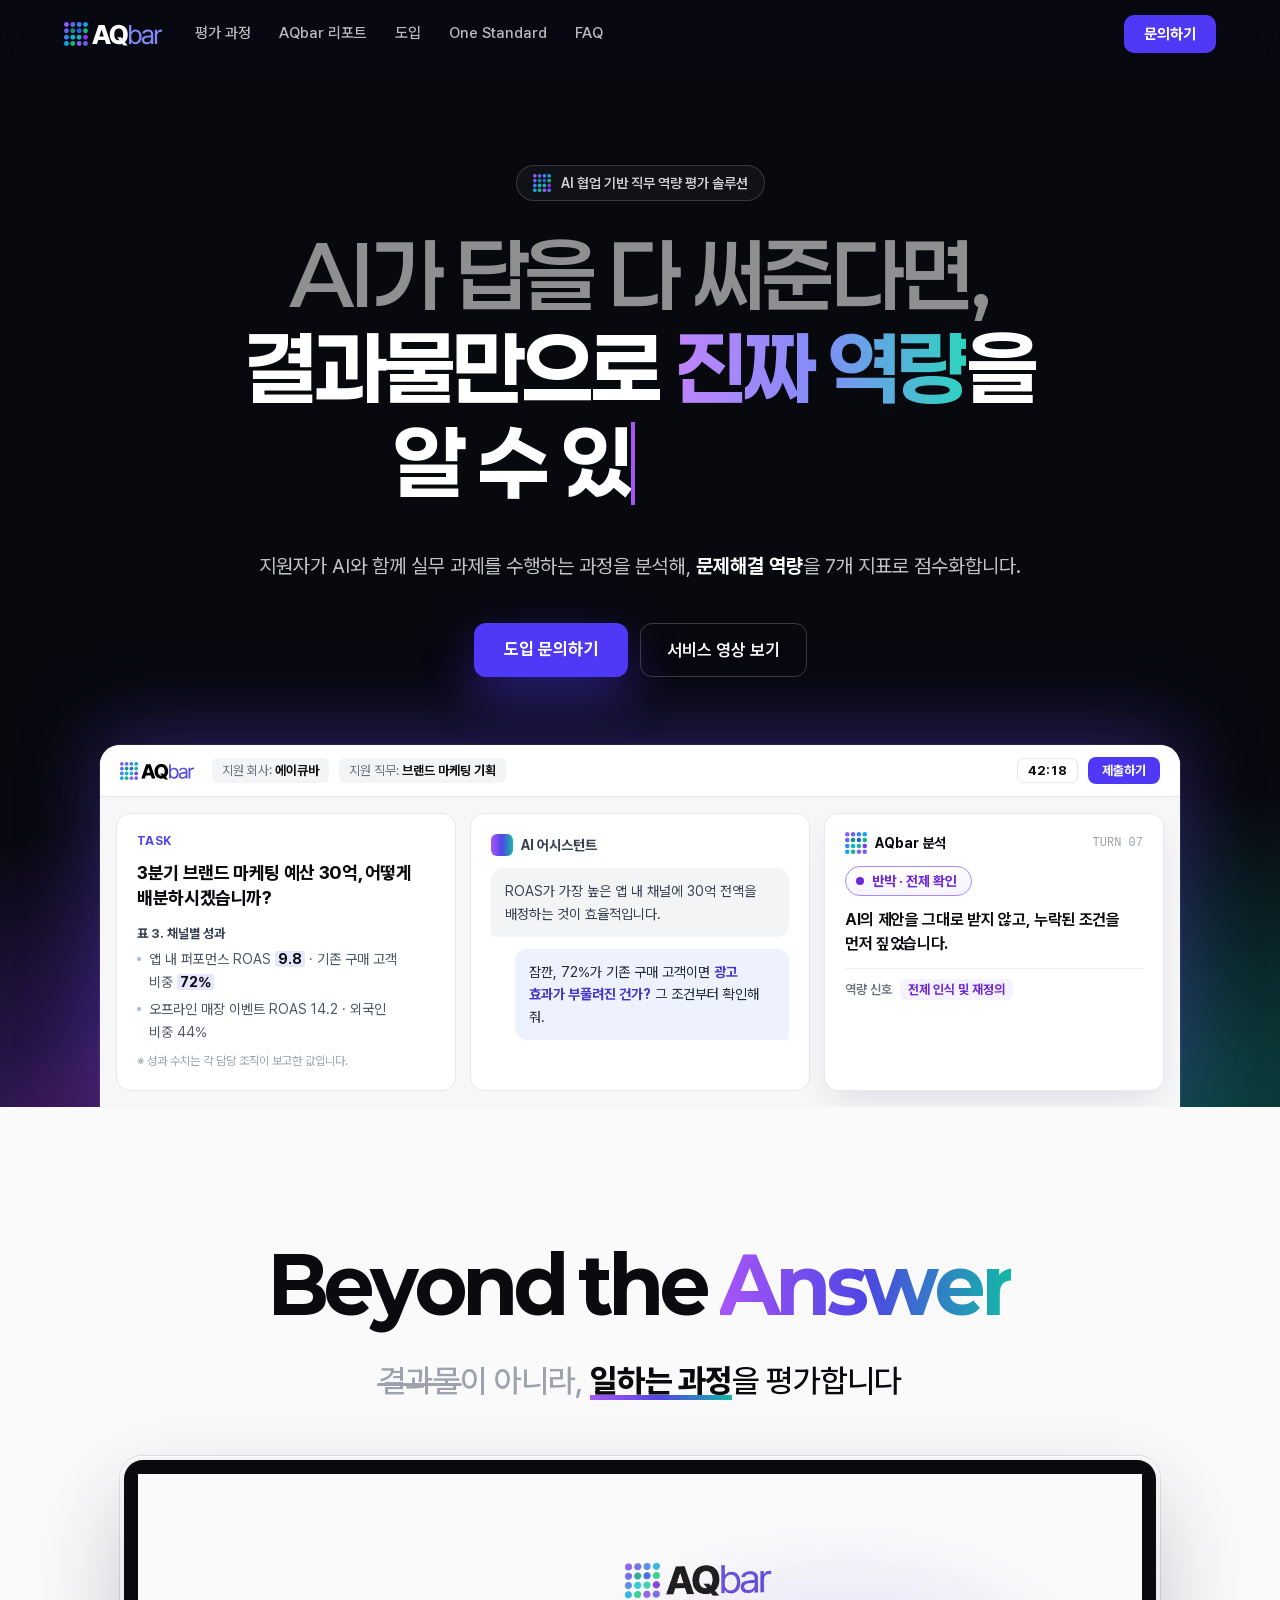
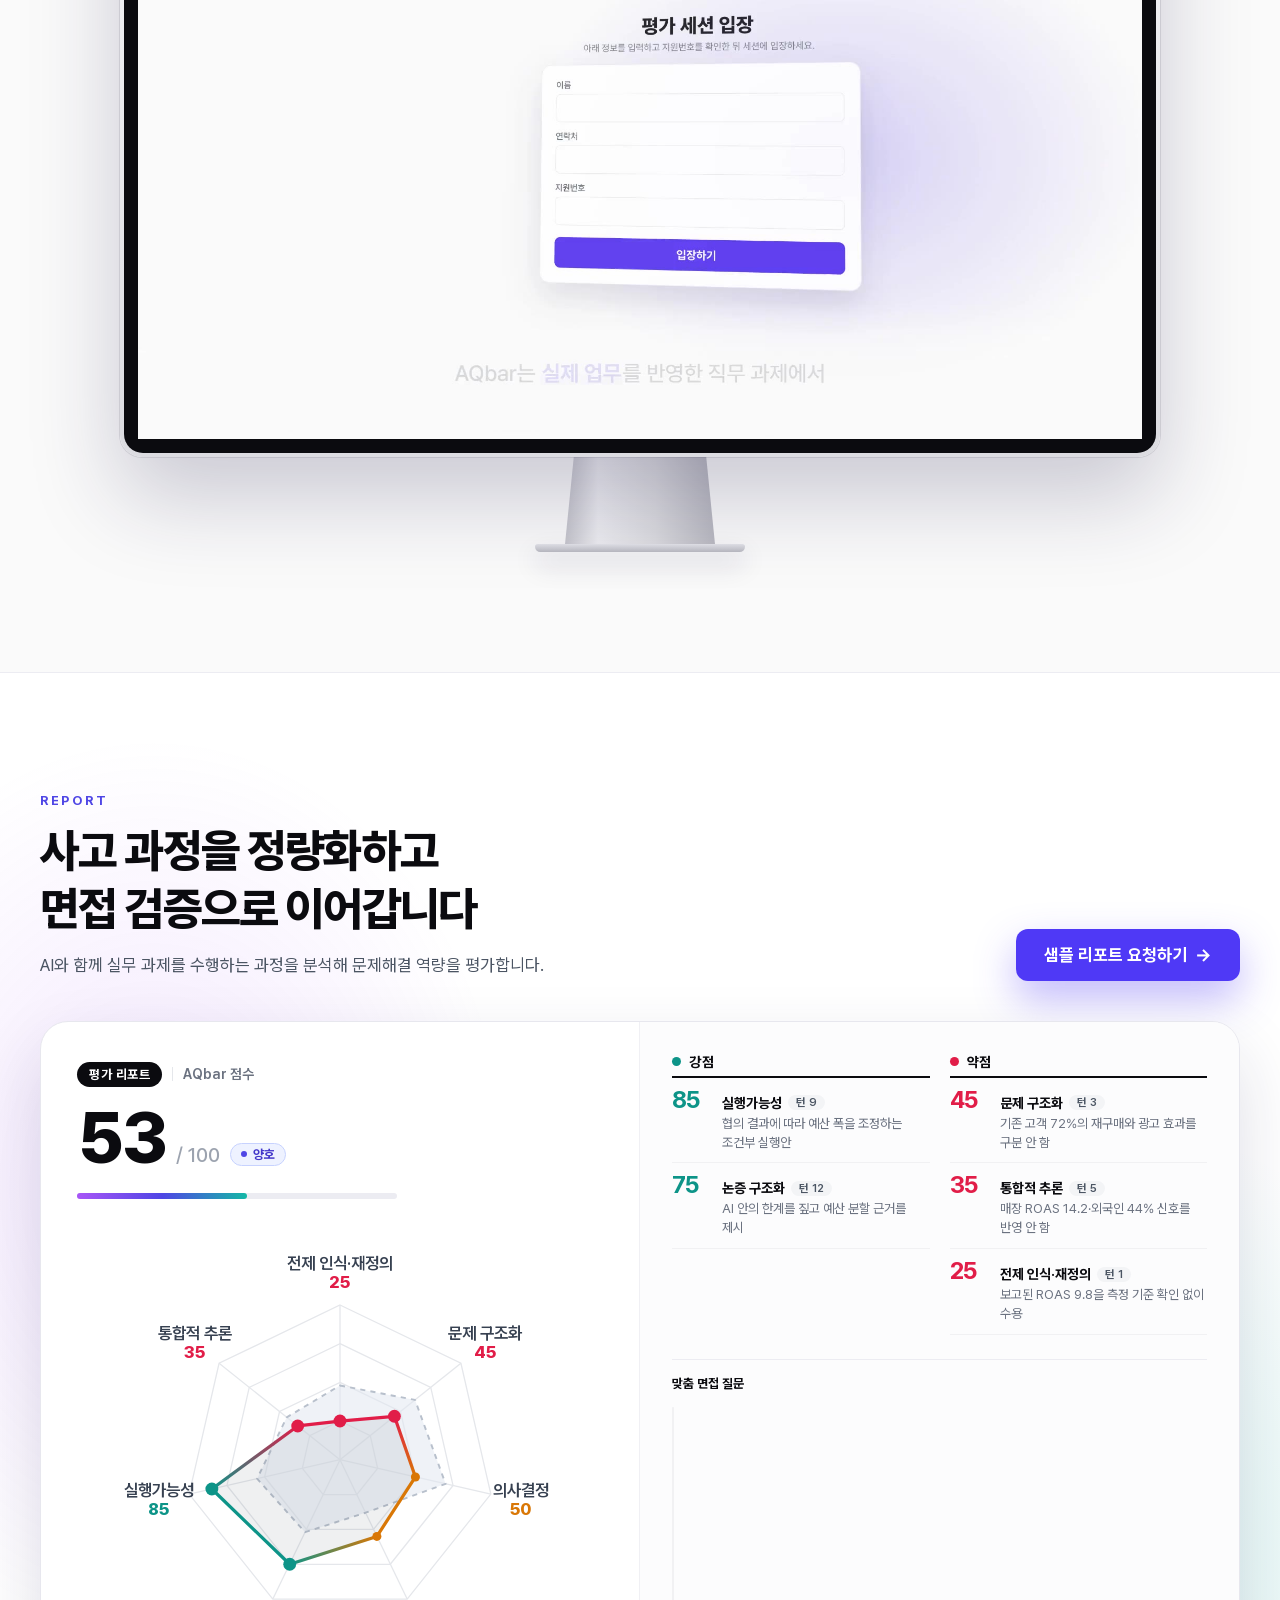
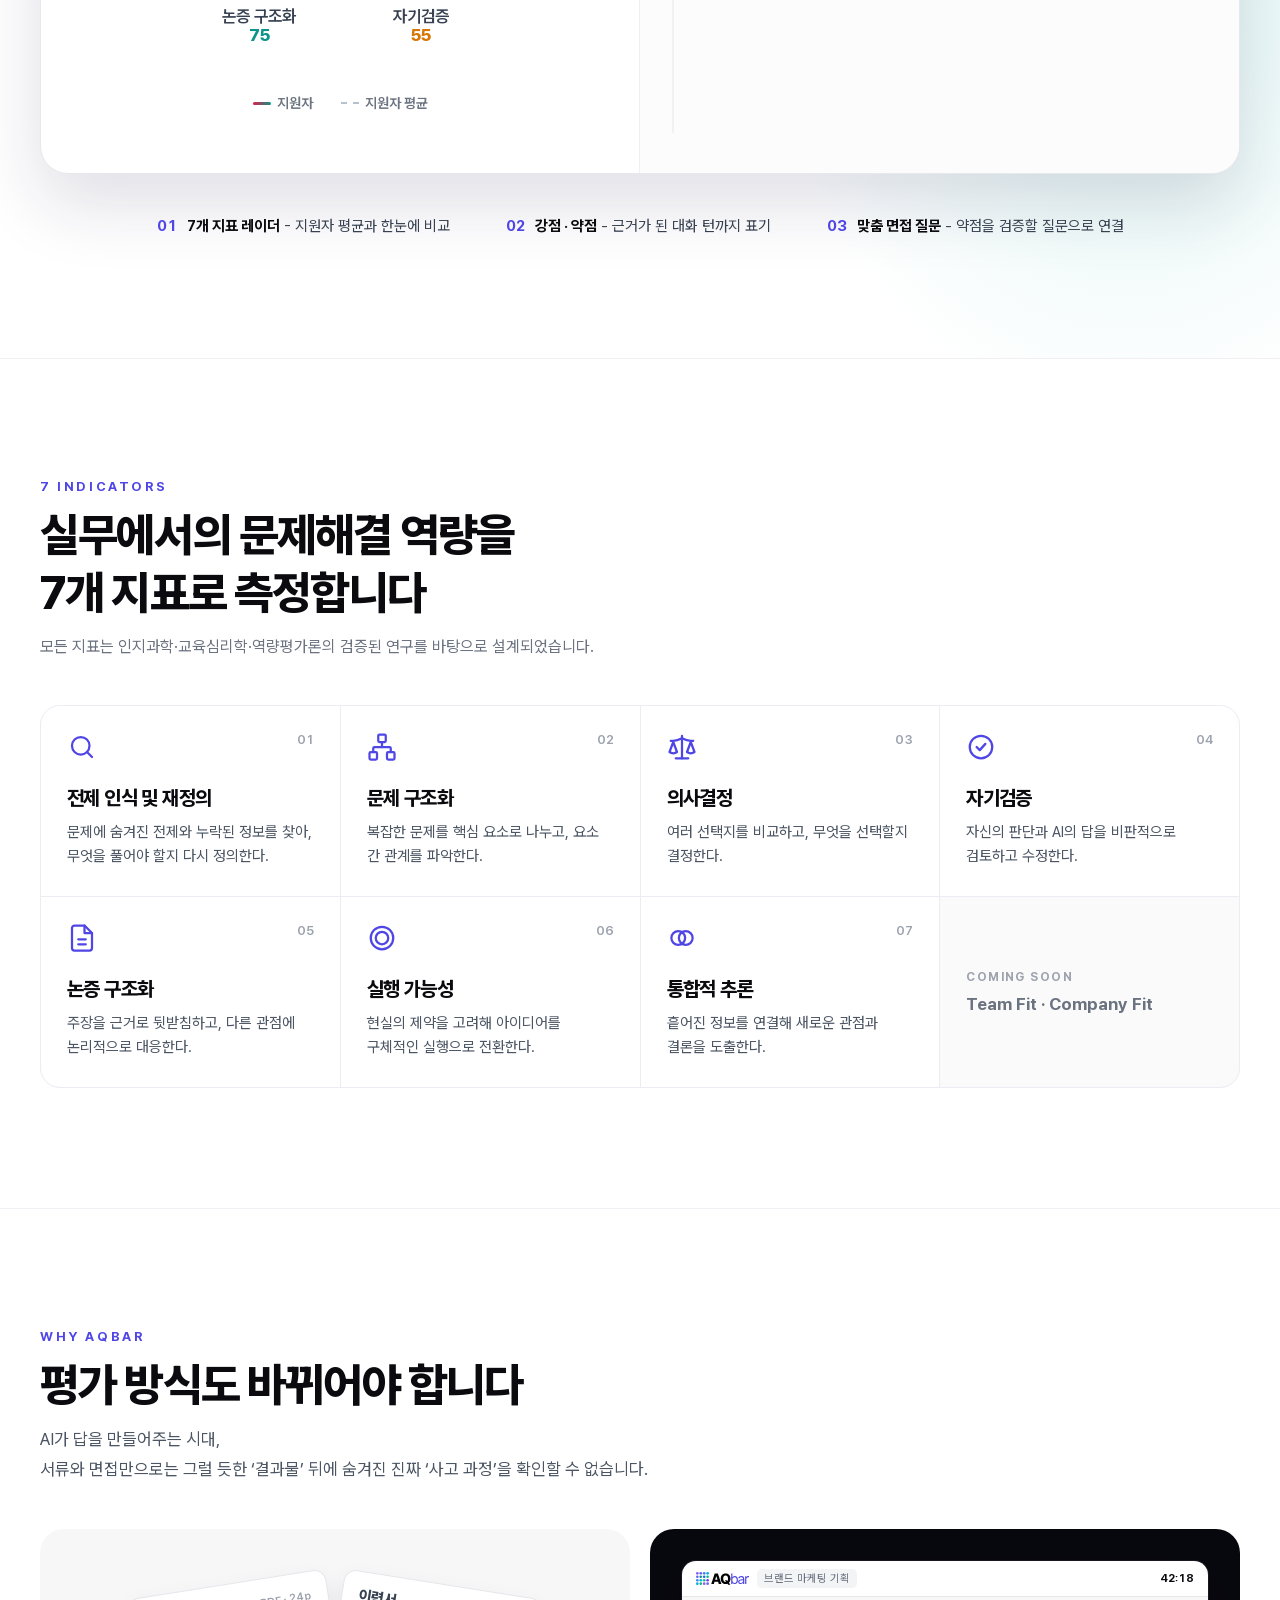
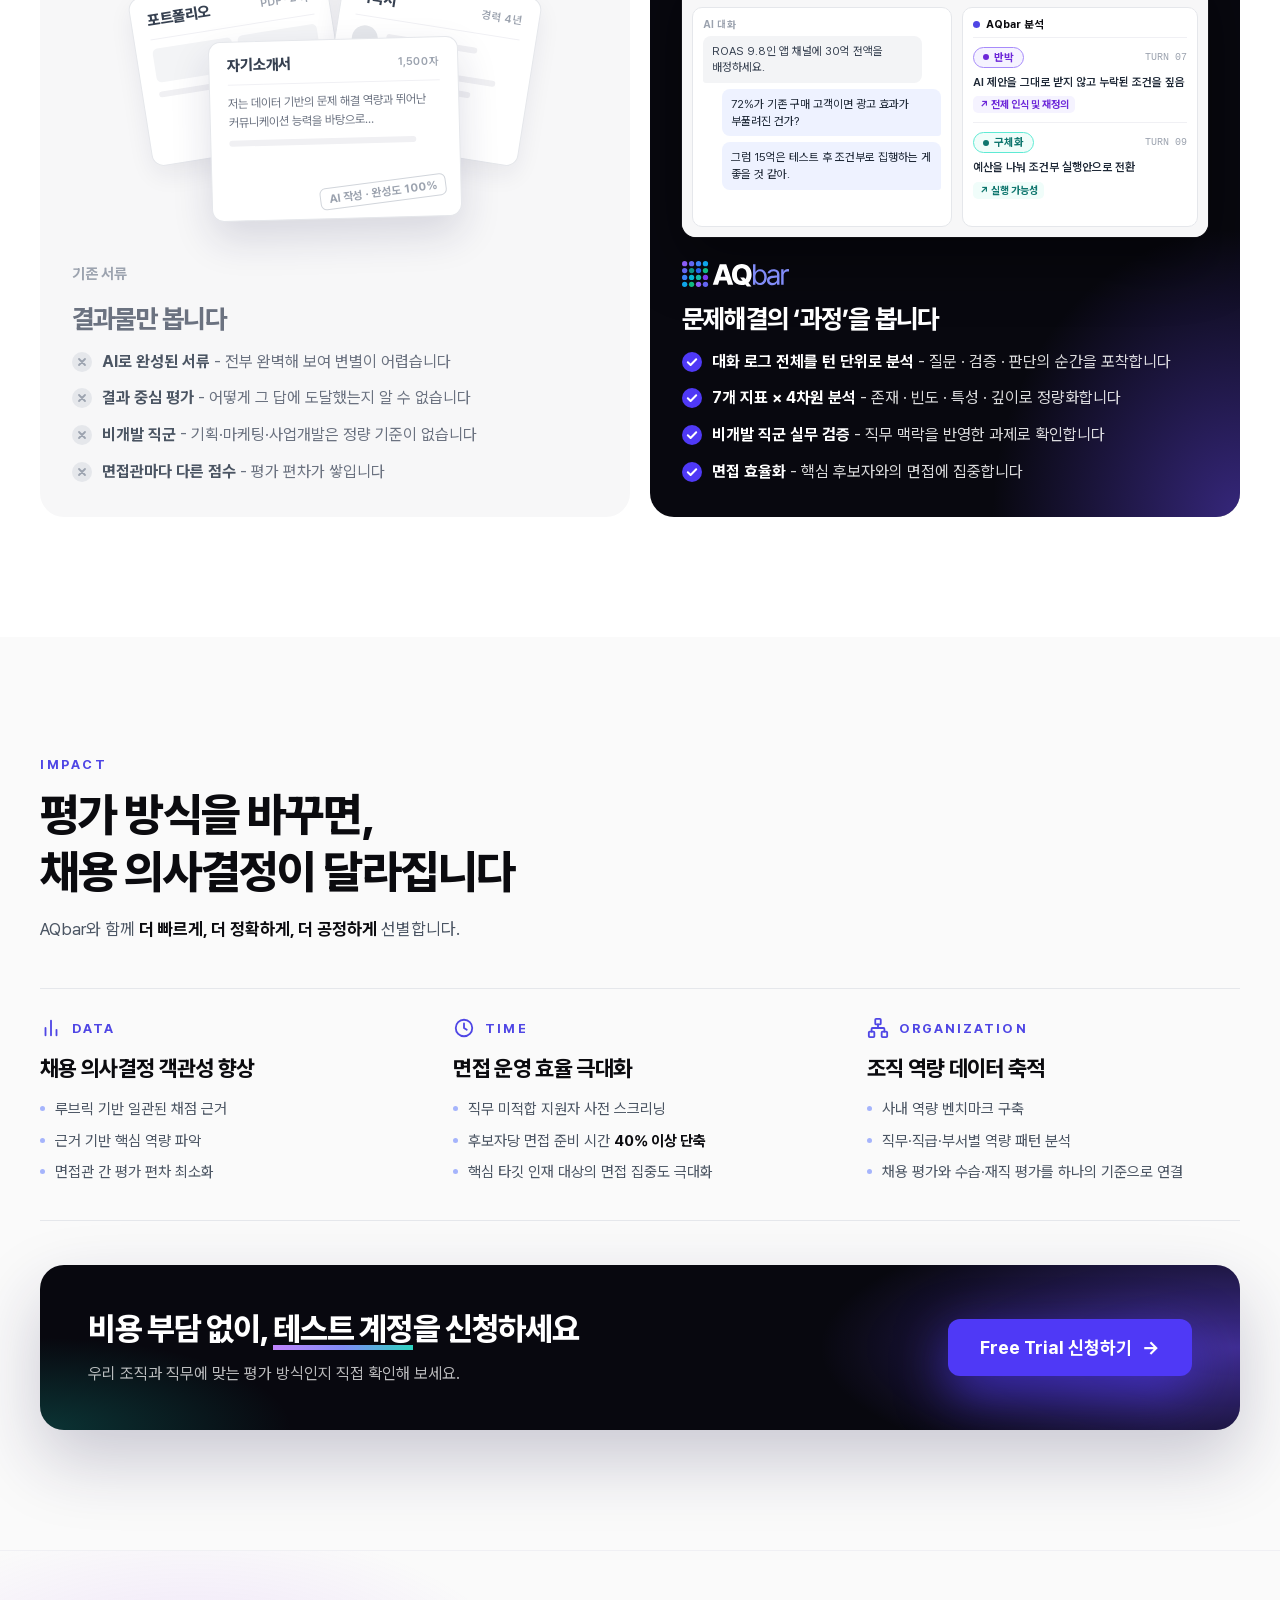
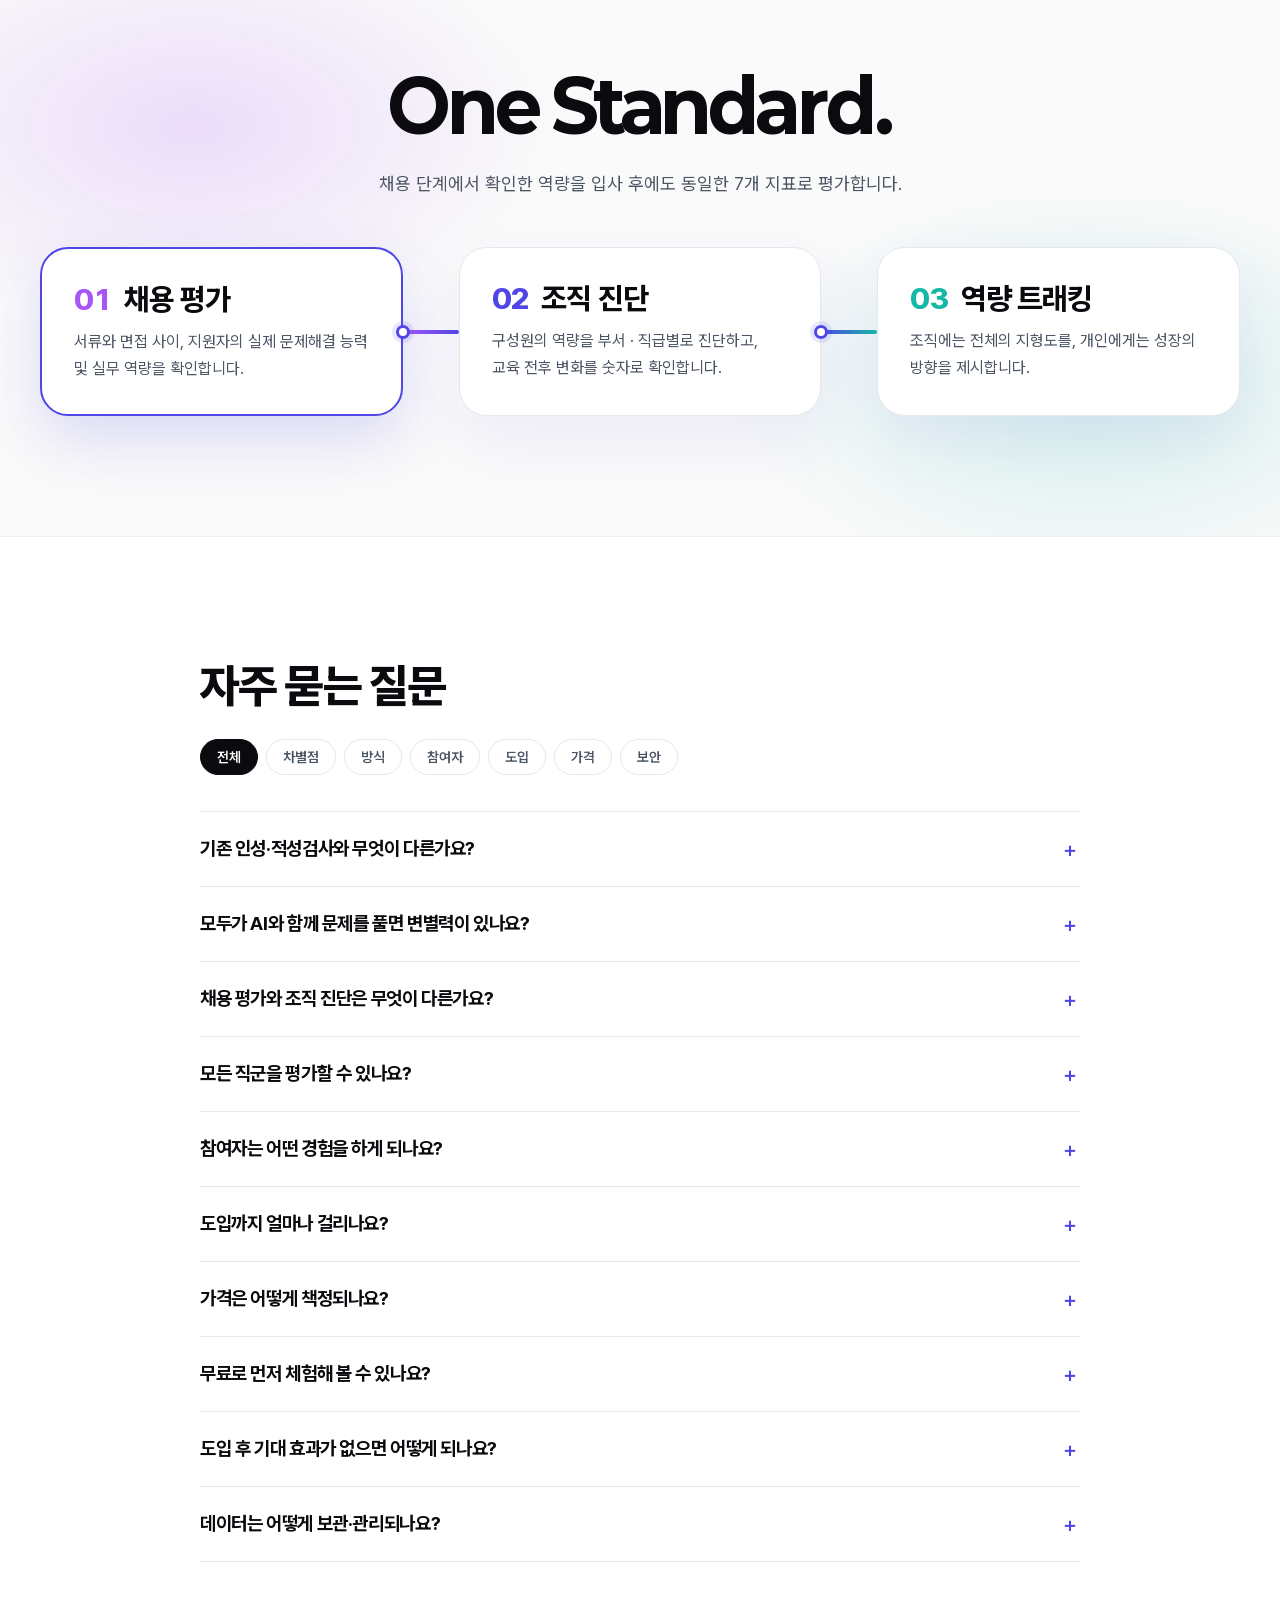
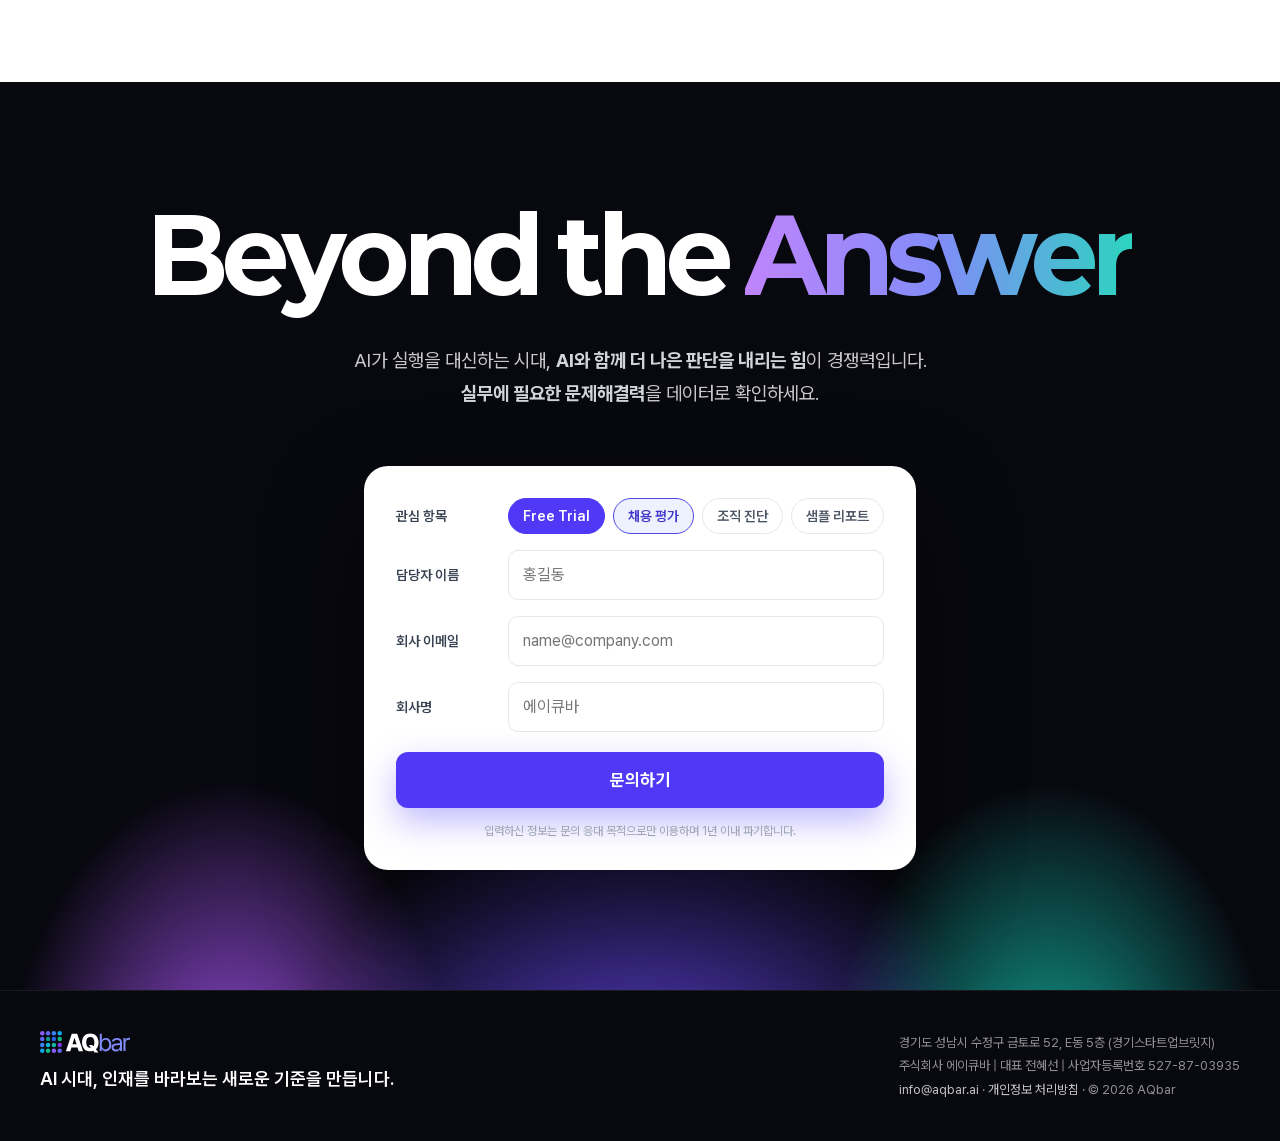
<file: diagnosis/index.html>
<!DOCTYPE html>
<html lang="ko">
<head>
<meta charset="utf-8">
<meta name="viewport" content="width=device-width, initial-scale=1">
<title>AQbar(에이큐바)</title>
<meta name="robots" content="noindex, follow">
<link rel="canonical" href="https://aqbar.ai/">
<meta http-equiv="refresh" content="0; url=../">
<script>location.replace('../');</script>
<style>body{margin:0;min-height:100vh;display:flex;align-items:center;justify-content:center;background:#08080f;color:rgba(255,255,255,.75);font:16px/1.6 -apple-system,BlinkMacSystemFont,sans-serif;text-align:center;padding:24px}a{color:#fff}</style>
</head>
<body>
<p>페이지가 새 주소로 옮겨졌습니다.<br><a href="../">AQbar 홈페이지로 이동하기</a></p>
</body>
</html>
</file>
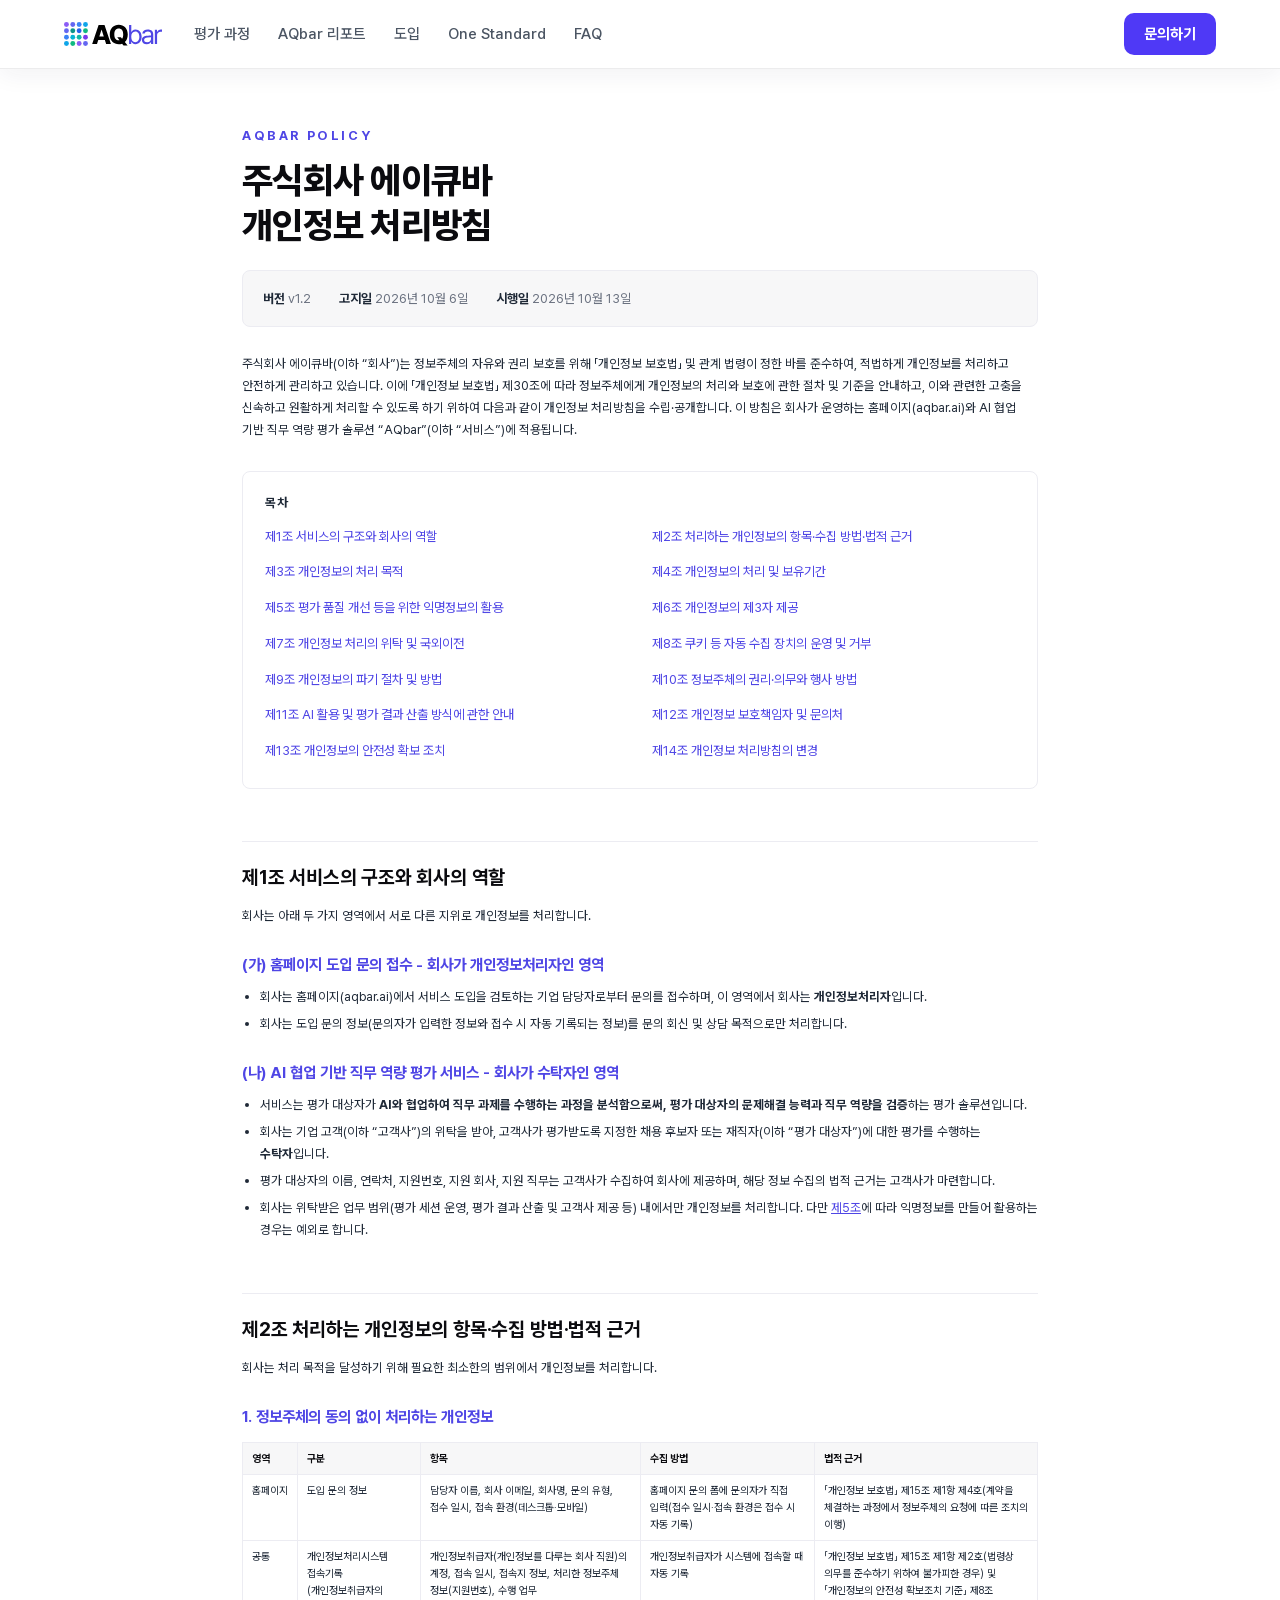
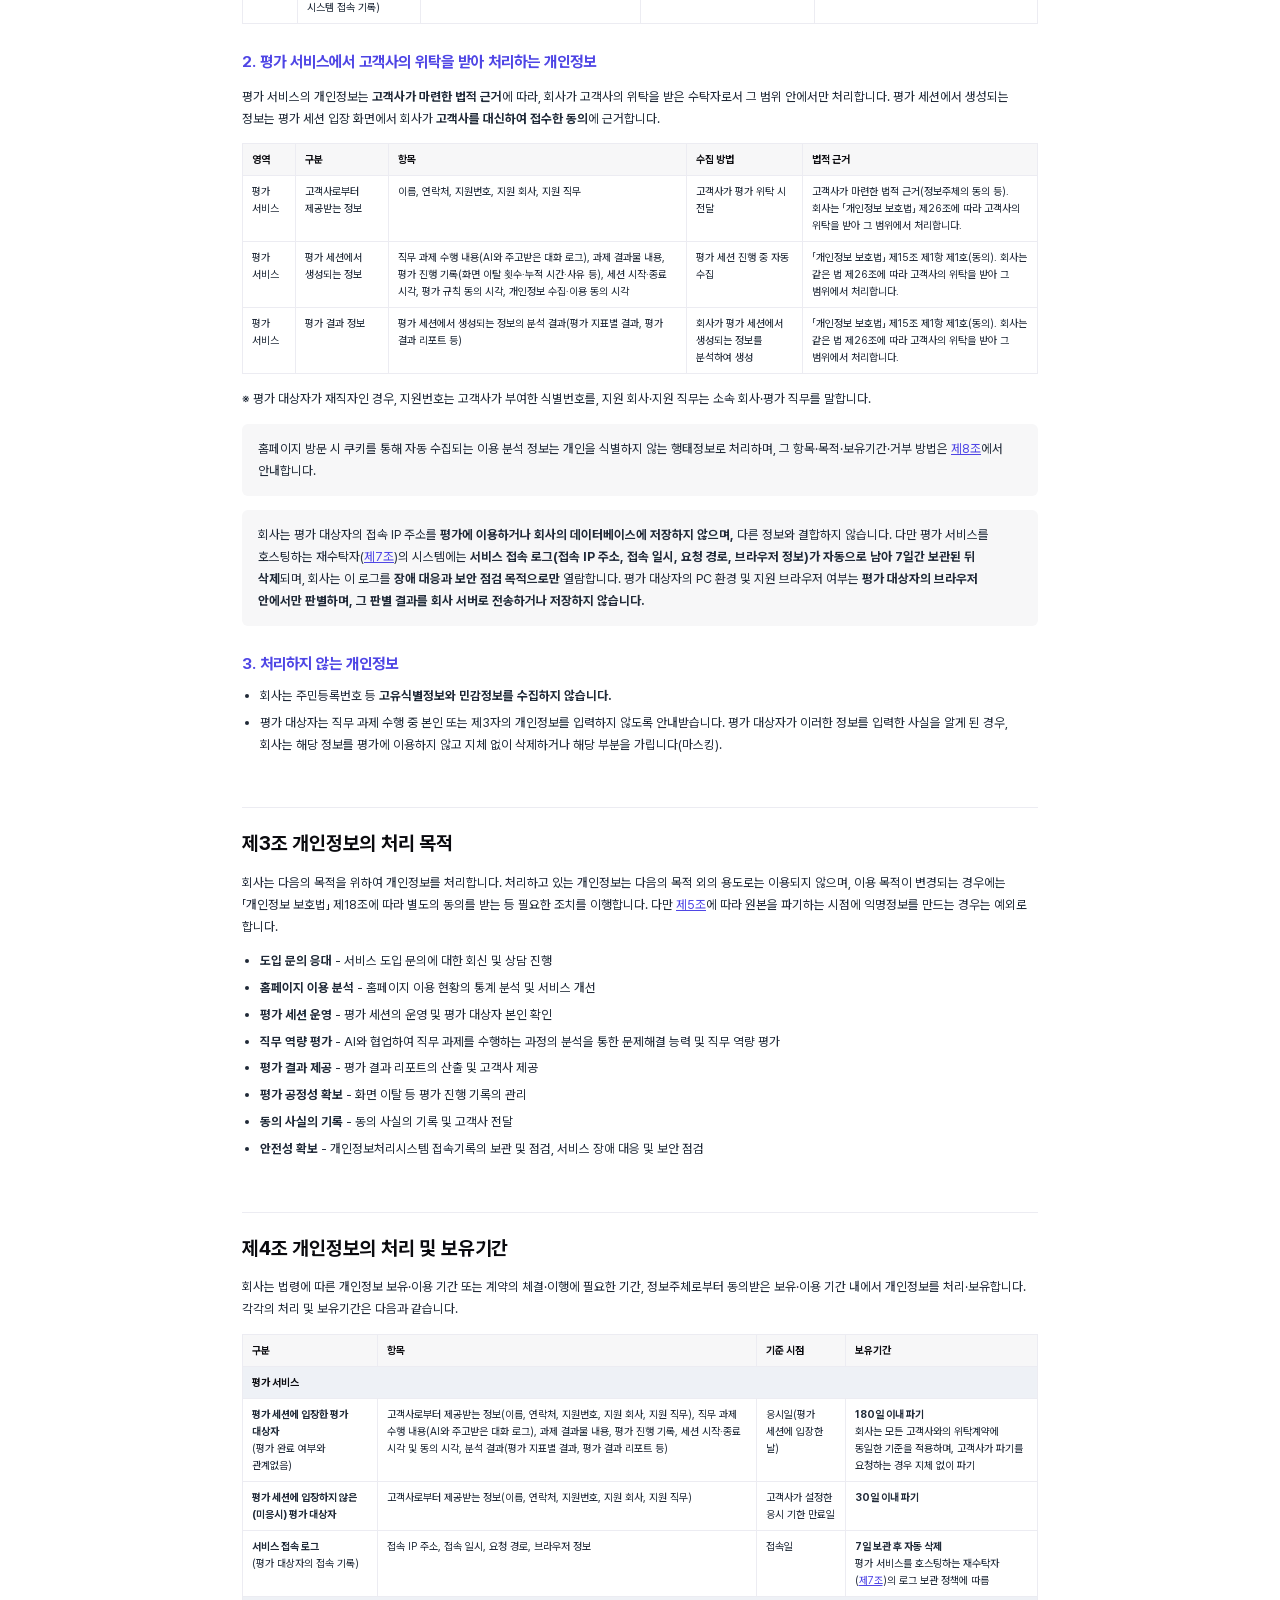
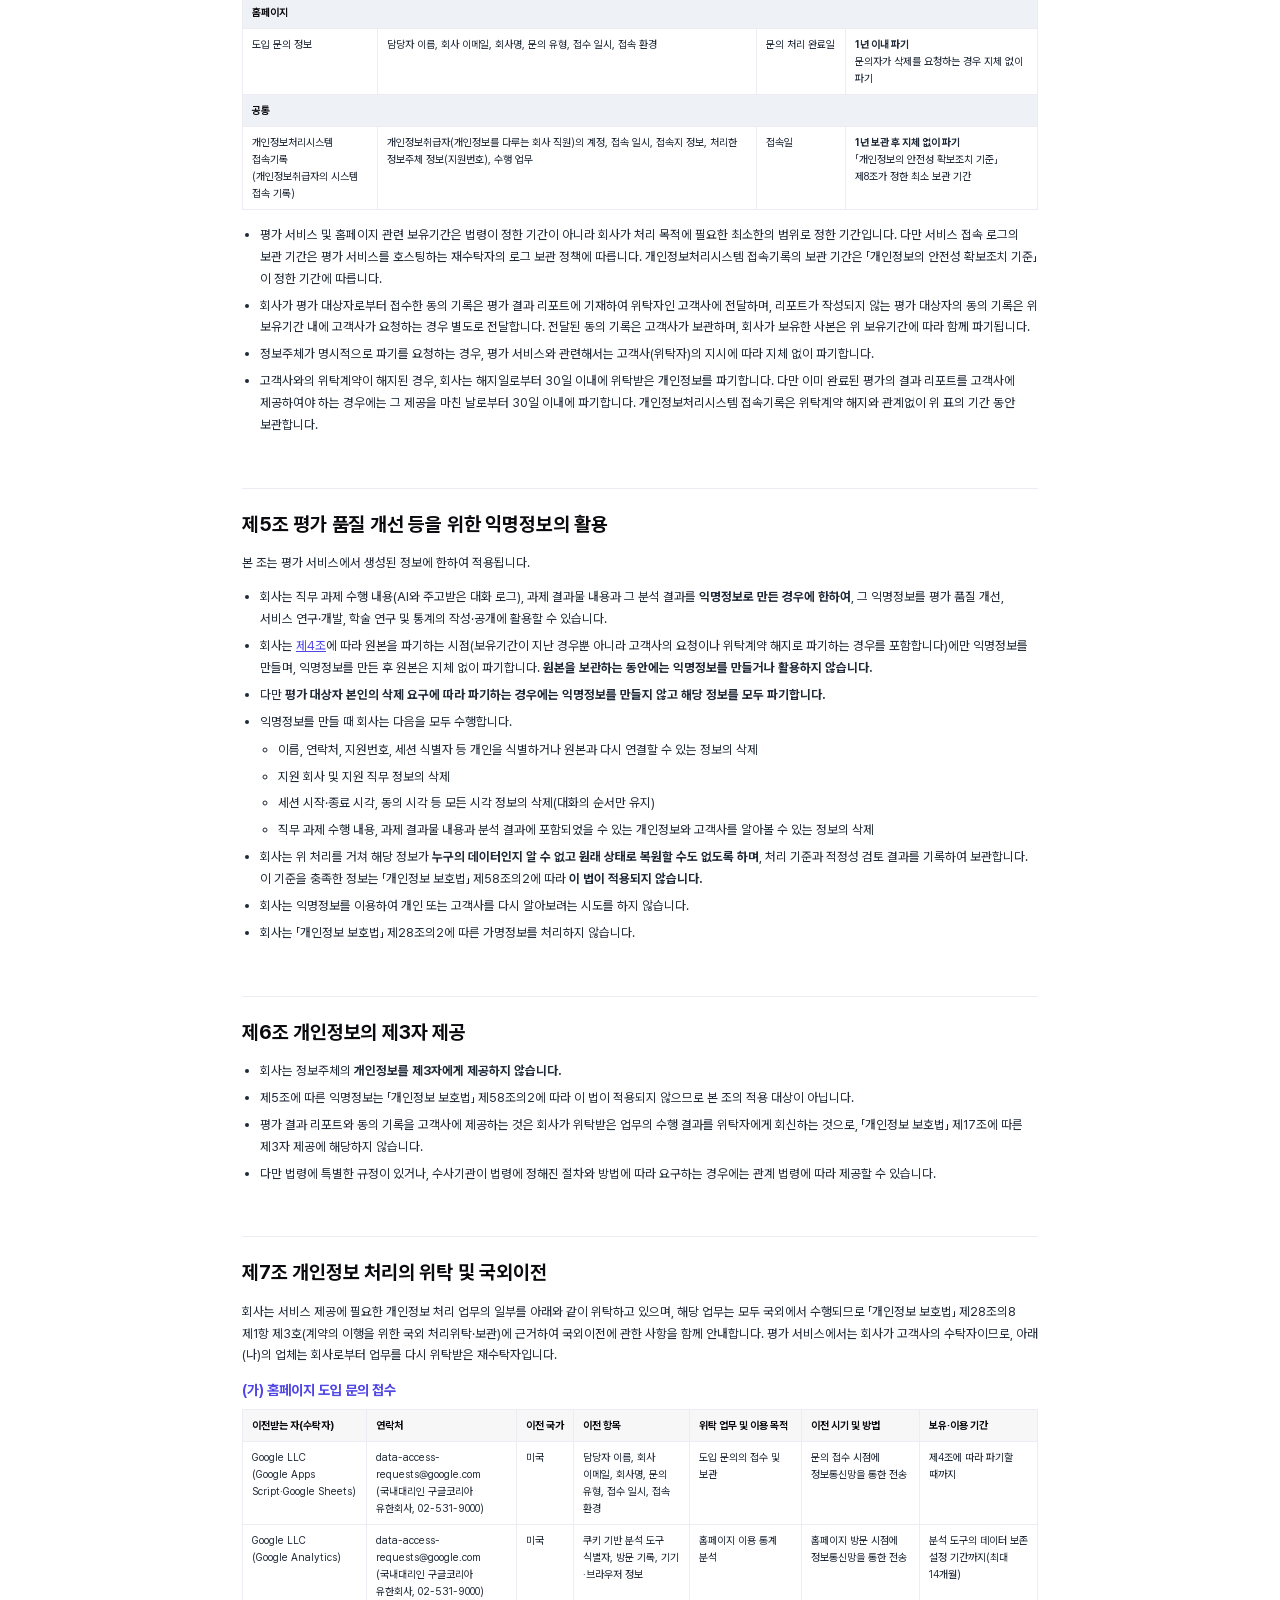
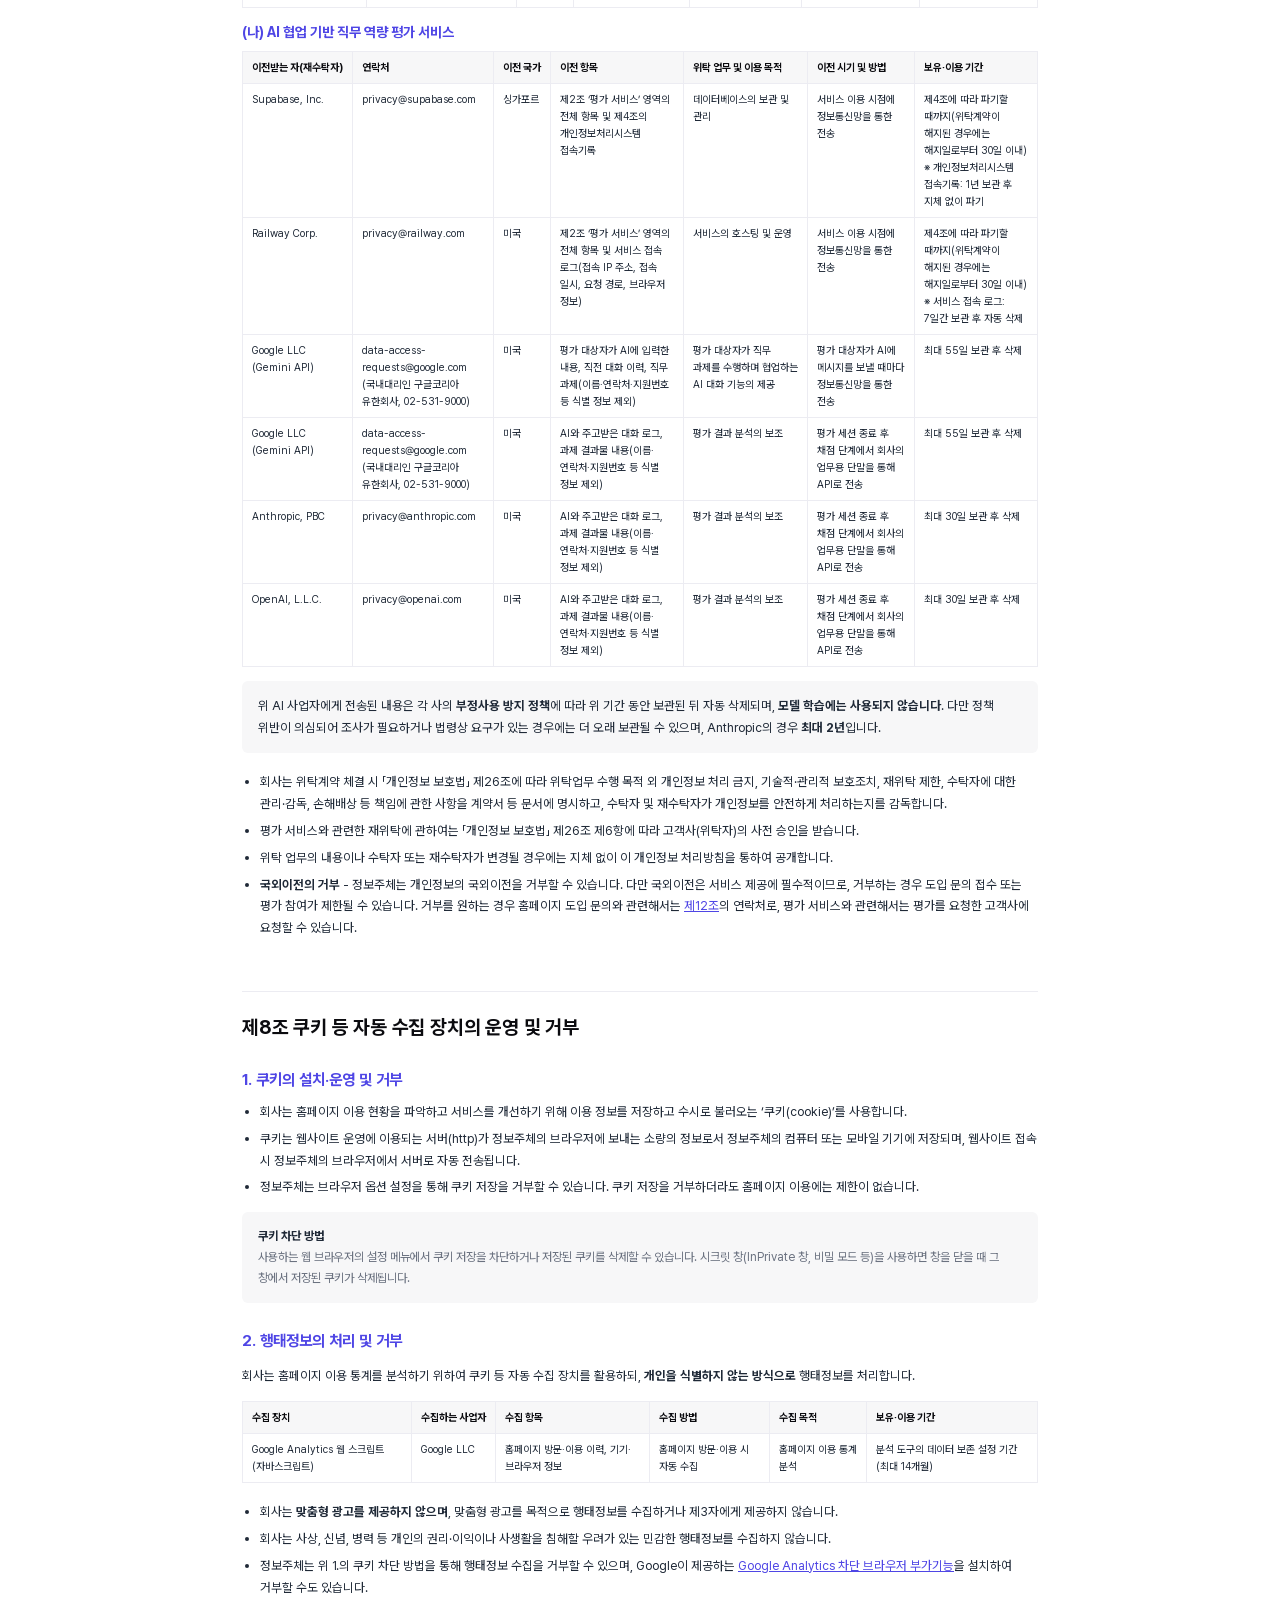
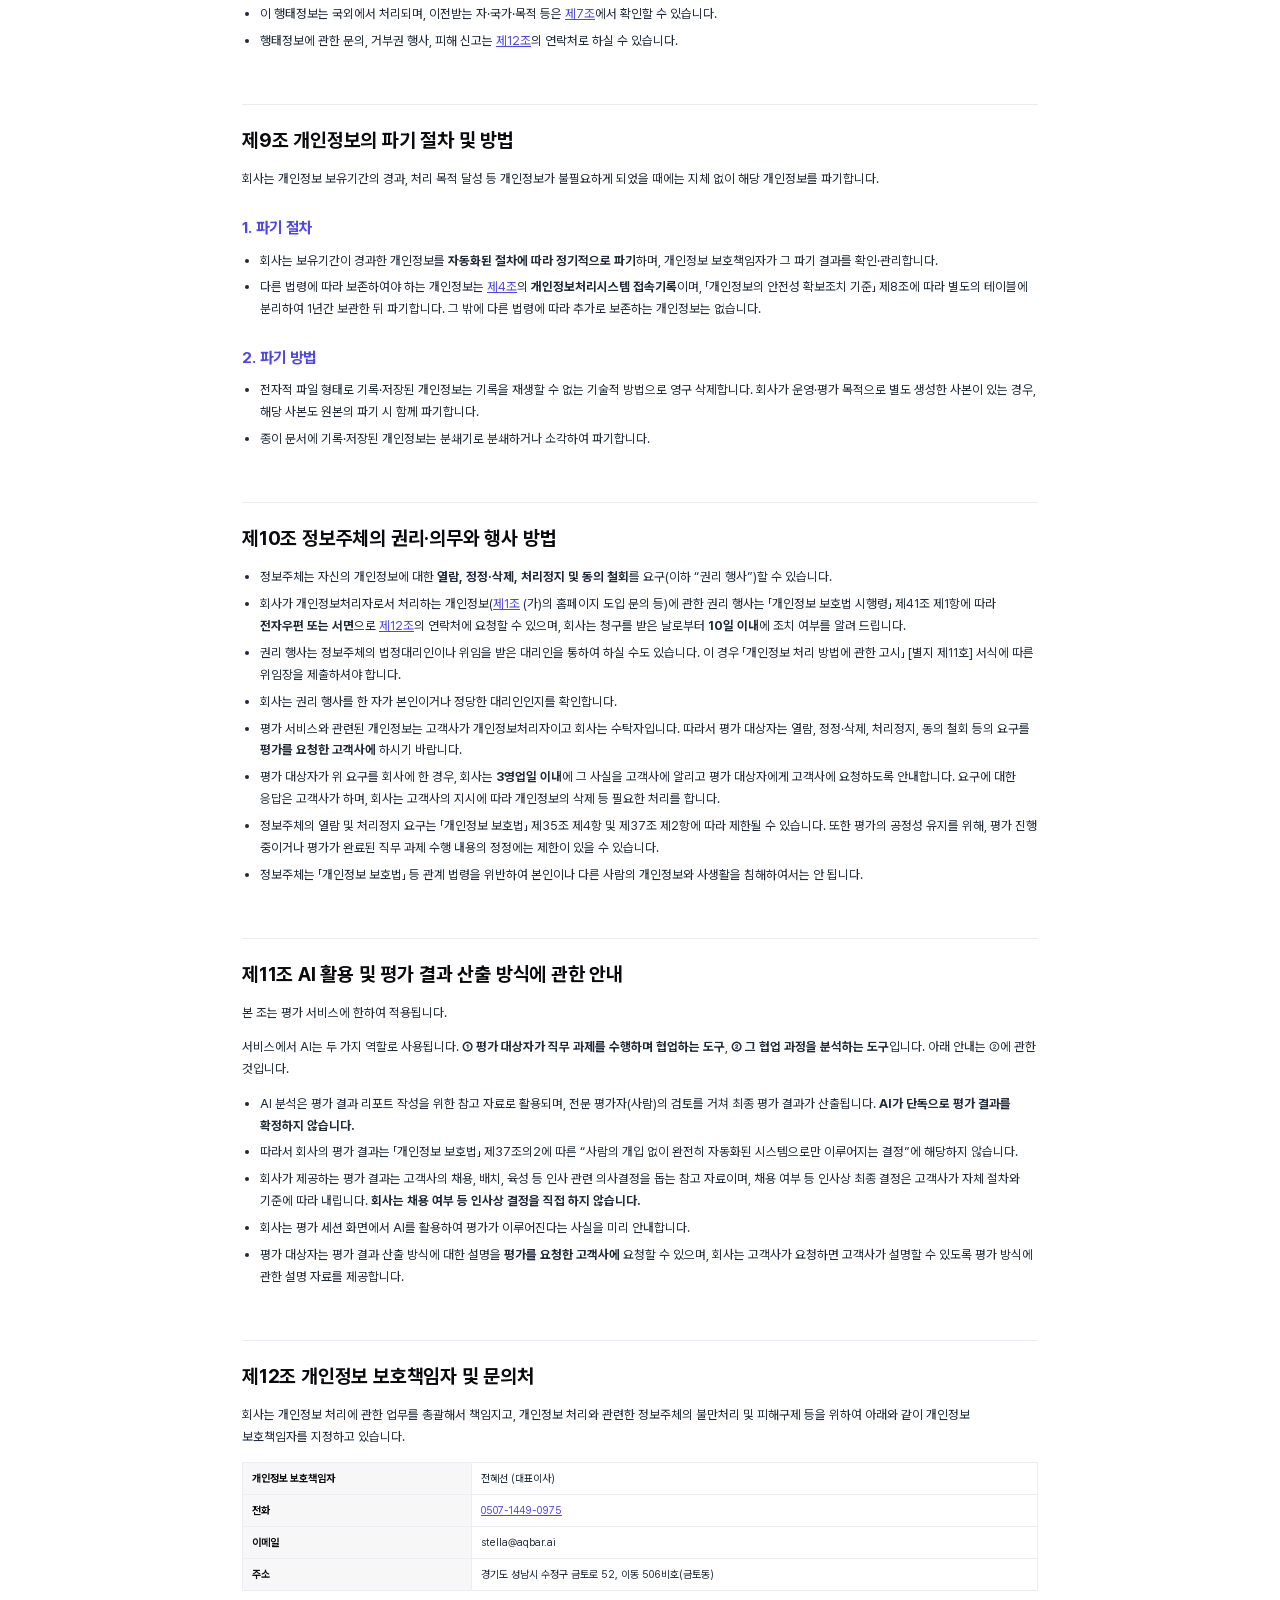
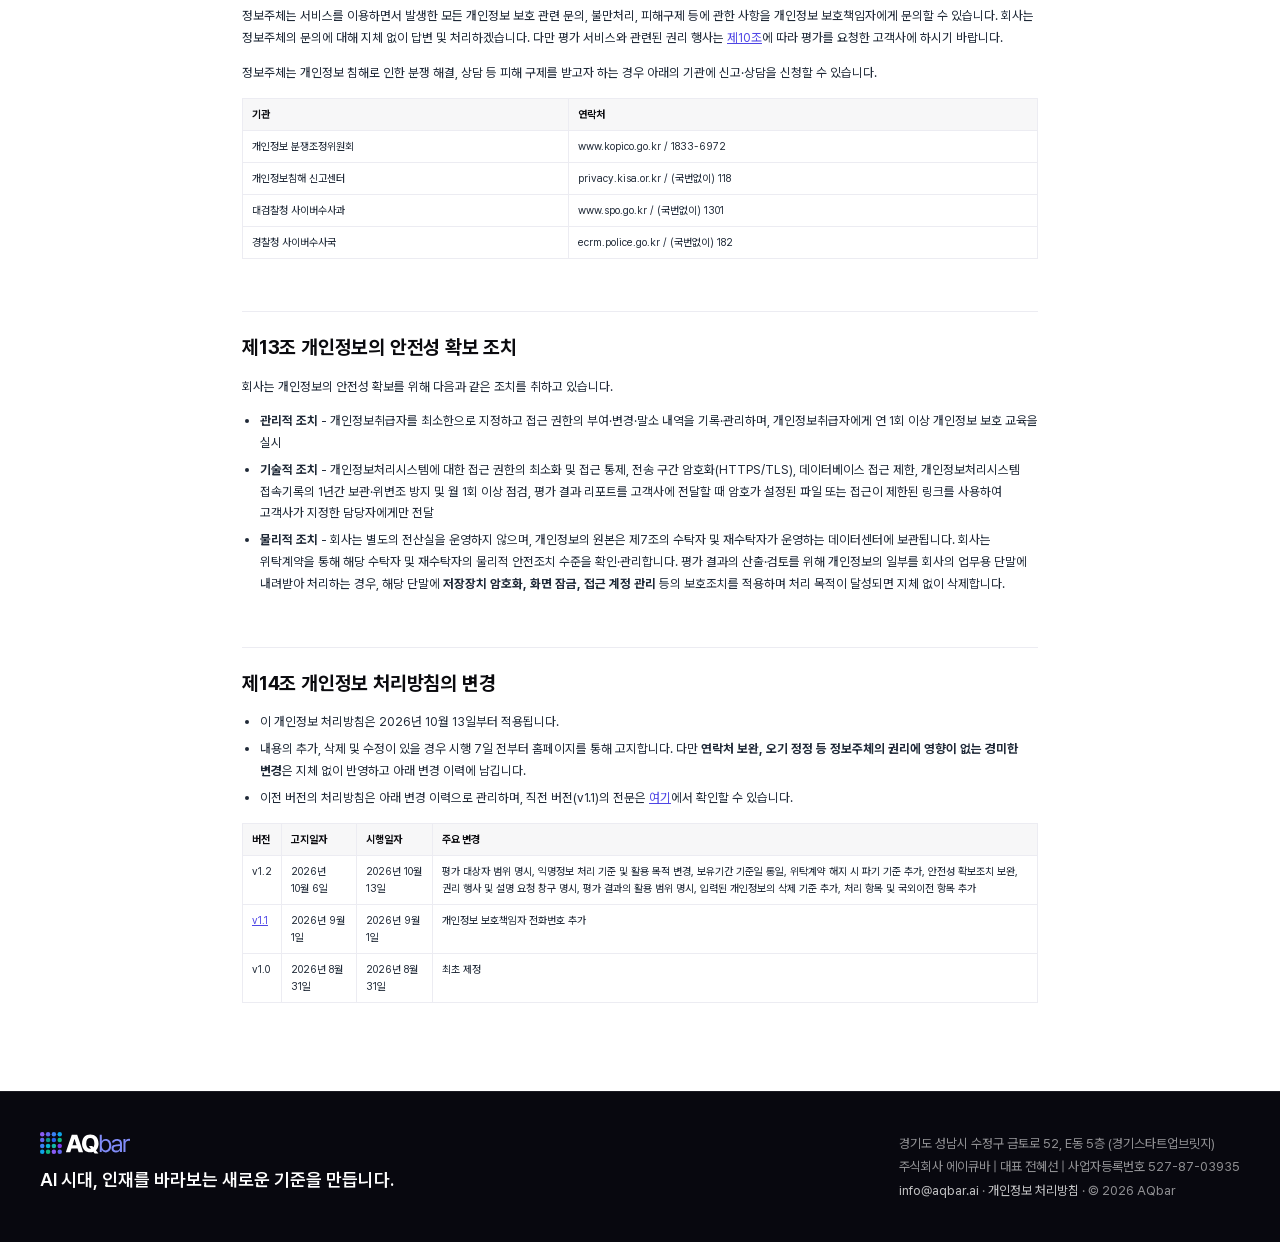
<file: privacy/index.html>
<!DOCTYPE html>
<html lang="ko">
<head>
<meta charset="UTF-8">
<meta name="viewport" content="width=device-width, initial-scale=1.0">
<meta name="format-detection" content="telephone=no">
<!-- Google tag (gtag.js) -->
<script async src="https://www.googletagmanager.com/gtag/js?id=G-YD8F18L7QG"></script>
<script>
  window.dataLayer = window.dataLayer || [];
  function gtag(){dataLayer.push(arguments);}
  gtag('js', new Date());

  gtag('config', 'G-YD8F18L7QG');
</script>
<meta name="naver-site-verification" content="f3649d1cbea9f6b551e964af4e2eb183aae53ec3" />
<title>주식회사 에이큐바 개인정보 처리방침 | AQbar</title>
<meta name="description" content="주식회사 에이큐바의 개인정보 처리방침입니다. 홈페이지 도입 문의 접수와 AI 협업 기반 직무 역량 평가 서비스에서의 개인정보 처리 항목·목적·보유기간·국외이전 현황을 안내합니다.">
<link rel="canonical" href="https://aqbar.ai/privacy/">
<meta property="og:site_name" content="AQbar(에이큐바)">
<meta property="og:locale" content="ko_KR">
<meta property="og:title" content="주식회사 에이큐바 개인정보 처리방침 | AQbar">
<meta property="og:description" content="주식회사 에이큐바의 개인정보 처리방침입니다.">
<meta property="og:type" content="article">
<meta property="og:url" content="https://aqbar.ai/privacy/">
<meta property="og:image" content="https://aqbar.ai/assets/og-main.png?v=1">
<meta property="og:image:width" content="1200">
<meta property="og:image:height" content="630">
<meta name="twitter:card" content="summary_large_image">
<meta name="twitter:image" content="https://aqbar.ai/assets/og-main.png?v=1">
<link rel="icon" href="../favicon.ico" sizes="48x48">
<link rel="icon" type="image/svg+xml" href="../favicon.svg">
<link rel="icon" type="image/png" sizes="32x32" href="../favicon-32.png">
<link rel="apple-touch-icon" sizes="180x180" href="../apple-touch-icon.png">
<link rel="stylesheet" href="../fonts/pretendard-variable/pretendard-variable.css">

<style>
  :root {
    --primary:      #4f46e5;
    --primary-deep: #0b0b0f;
    --accent:       #4f46e5;
    --ink:          #1f2937;
    --muted:        #6b7280;
    --bg:           #ffffff;
    --bg-alt:       #f7f7f8;
    --border:       #ececf2;
    --gutter:       32px;
    --doc:          860px;
  }

  @media (max-width: 768px) {
    :root { --gutter: 20px; }
  }

  *, *::before, *::after { box-sizing: border-box; }
  html, body { margin: 0; padding: 0; }
  /* 브라우저가 임의로 글자를 키우지 않게 한다. iOS Safari 는 넓은 칸에 글자가 몇 자뿐인
     블록(표의 그룹 제목 등)을 자동으로 확대해 본문보다 커 보이게 만든다. */
  html { -webkit-text-size-adjust: 100%; text-size-adjust: 100%; }
  body {
    font-family: 'Pretendard Variable', Pretendard, -apple-system, system-ui, sans-serif;
    -webkit-font-smoothing: antialiased;
    text-rendering: optimizeLegibility;
    color: var(--ink);
    background: var(--bg);
    line-height: 1.5;
    word-break: keep-all;
  }
  ::selection { background: #d8d4f7; }
  a { color: var(--accent); }

  /* ── 상단 메뉴 (메인 페이지 밝은 메뉴와 동일) ── */
  .pp-nav{position:sticky;top:0;z-index:20;background:rgba(255,255,255,.82);backdrop-filter:blur(16px) saturate(1.4);-webkit-backdrop-filter:blur(16px) saturate(1.4);border-bottom:1px solid rgba(15,15,30,.08);box-shadow:0 6px 24px rgba(30,27,75,.06)}
  .pp-nav__inner{max-width:1200px;margin:0 auto;padding:0 24px;height:68px;display:flex;align-items:center;gap:32px}
  .pp-nav__logo{display:flex;flex:none;line-height:0}
  .pp-nav__logo img{height:24px;width:auto;display:block}
  .pp-nav__links{display:flex;gap:28px;flex:1;font-size:15px;font-weight:500}
  .pp-nav__links a{color:#4b5563;text-decoration:none;white-space:nowrap}
  .pp-nav__links a:hover{color:#0b0b0f}
  .pp-nav__cta{flex:none;background:#4f39f6;color:#fff!important;font-size:15px;font-weight:700;padding:10px 20px;border-radius:10px;text-decoration:none}
  .pp-nav__cta:hover{background:#3f2bd9}
  .pp-nav__burger{display:none;flex:none;width:44px;height:44px;margin-left:-20px;align-items:center;justify-content:center;flex-direction:column;gap:5px;background:none;border:0;cursor:pointer;padding:0}
  .pp-nav__burger i{display:block;width:20px;height:2px;border-radius:1px;background:#0b0b0f}
  .pp-nav__menu{display:flex;flex-direction:column;padding:8px 20px 16px;background:#fff;border-top:1px solid #f0f0f4;box-shadow:0 16px 30px rgba(30,27,75,.12)}
  .pp-nav__menu a{color:#0b0b0f;font-size:17px;font-weight:600;padding:14px 4px;border-bottom:1px solid #f3f4f6;text-decoration:none}
  .pp-nav__menu a:last-child{border-bottom:0}
  [hidden]{display:none!important}
  @media (max-width:759.98px){
    .pp-nav__links{display:none}
    .pp-nav__cta{margin-left:auto}
    .pp-nav__burger{display:flex}
  }

  /* ── 본문 ── */
  .pp-main {
    max-width: var(--doc); margin: 0 auto;
    padding: 56px var(--gutter) 88px;
  }
  @media (max-width: 768px) {
    .pp-main { padding: 36px var(--gutter) 64px; }
  }

  .pp-eyebrow {
    margin: 0; font-size: 12px; font-weight: 700;
    letter-spacing: .12em; text-transform: uppercase; color: var(--accent);
  }
  /* 메인 페이지 섹션 라벨(REPORT 등)과 같은 보라색·자간 */
  .pp-main .pp-eyebrow { color: var(--accent); font-size: 13px; letter-spacing: .2em; }
  .pp-title {
    margin: 10px 0 0;
    font-size: clamp(26px, 5vw, 36px); font-weight: 800;
    letter-spacing: -.02em; line-height: 1.25; color: var(--primary-deep);
  }

  .pp-meta {
    margin-top: 22px; padding: 18px 20px;
    background: var(--bg-alt); border: 1px solid var(--border); border-radius: 8px;
    display: flex; flex-wrap: wrap; gap: 8px 28px;
    font-size: 13px; color: var(--muted);
  }
  .pp-meta strong { color: var(--ink); font-weight: 700; }

  .pp-intro {
    margin-top: 26px; font-size: 13.5px; line-height: 1.75; color: var(--ink);
  }

  .pp-toc {
    margin-top: 30px; padding: 20px 22px;
    border: 1px solid var(--border); border-radius: 8px;
  }
  .pp-toc__title {
    margin: 0 0 12px; font-size: 12px; font-weight: 700;
    letter-spacing: .1em; text-transform: uppercase; color: var(--muted);
  }
  .pp-toc ol {
    margin: 0; padding: 0; list-style: none;
    display: grid; grid-template-columns: repeat(2, minmax(0, 1fr)); gap: 8px 24px;
  }
  @media (max-width: 600px) {
    .pp-toc ol { grid-template-columns: 1fr; }
  }
  .pp-toc a {
    font-size: 13px; color: var(--primary); text-decoration: none;
  }
  .pp-toc a:hover { text-decoration: underline; }

  .pp-h2 {
    margin: 52px 0 14px;
    padding-top: 22px; border-top: 1px solid var(--border);
    font-size: 19.5px; font-weight: 700; letter-spacing: -.01em;
    line-height: 1.4; color: var(--primary-deep);
    scroll-margin-top: 88px;
  }
  .pp-h3 {
    margin: 26px 0 10px;
    font-size: 15.5px; font-weight: 700; color: var(--primary);
  }

  .pp-main p { font-size: 12.5px; line-height: 1.75; color: var(--ink); }
  .pp-main ul { margin: 0; padding-left: 18px; }
  .pp-main li {
    font-size: 12.5px; line-height: 1.75; color: var(--ink); margin-bottom: 5px;
  }
  .pp-note {
    margin-top: 14px; padding: 14px 16px;
    background: var(--bg-alt); border-radius: 6px;
    font-size: 12px; line-height: 1.75; color: var(--muted);
  }
  .pp-note strong { color: var(--ink); }

  /* ── 표 ── */
  .pp-scroll { overflow-x: auto; margin-top: 14px; -webkit-overflow-scrolling: touch; }
  .pp-table {
    width: 100%; min-width: 560px;
    border-collapse: collapse; font-size: 10.5px;
  }
  .pp-table th, .pp-table td {
    border: 1px solid var(--border);
    padding: 7px 9px; text-align: left; vertical-align: top; line-height: 1.62;
  }
  .pp-table th {
    background: var(--bg-alt); font-weight: 700; color: var(--primary-deep); white-space: nowrap;
  }
  .pp-table td { color: var(--ink); }
  .pp-table th[scope="row"] { white-space: normal; }
  .pp-table caption {
    caption-side: top; text-align: left;
    padding: 0 0 8px; font-size: 14px; font-weight: 700; color: var(--primary);
  }
  .pp-table--narrow { min-width: 380px; }
  /* 모바일에서는 표가 어차피 좌우로 스크롤되므로 글자를 키워도 레이아웃이 깨지지 않는다.
     데스크톱 10.5px 는 본문 폭 796px 에 표를 맞추려고 고른 값이라 휴대폰에는 작다. */
  @media (max-width: 768px) {
    .pp-table { font-size: 12px; }
  }

  /* ── 푸터 (메인 페이지와 동일) ── */
  .pp-footer{background:#08080f;color:rgba(255,255,255,.55);border-top:1px solid rgba(255,255,255,.08);padding:40px 24px}
  .pp-footer__inner{max-width:1200px;margin:0 auto;display:flex;flex-wrap:wrap;gap:24px;justify-content:space-between;font-size:13px;line-height:1.8}
  .pp-footer__brand{display:flex;flex-direction:column;gap:10px}
  .pp-footer__brand img{height:22px;width:auto;align-self:flex-start;display:block}
  .pp-footer__tag{color:#fff;font-weight:600;font-size:18px}
  .pp-footer__info{display:flex;flex-direction:column}
  .pp-footer a{color:rgba(255,255,255,.75);text-decoration:none}
  .pp-footer a:hover{color:#fff}
  @media (max-width:759.98px){ .pp-footer__tag{font-size:16px} }
</style>
</head>
<body>

  <!-- ===== HEADER (메인 페이지와 동일한 메뉴) ===== -->
  <nav class="pp-nav" id="pp-nav">
    <div class="pp-nav__inner">
      <a href="../" class="pp-nav__logo" aria-label="AQbar 홈"><img src="../assets/aqbar-logo.svg" alt="AQbar"></a>
      <div class="pp-nav__links">
        <a href="../#process">평가 과정</a>
        <a href="../#report">AQbar 리포트</a>
        <a href="../#trust">도입</a>
        <a href="../#standard">One Standard</a>
        <a href="../#faq">FAQ</a>
      </div>
      <a href="../#contact" class="pp-nav__cta">문의하기</a>
      <button type="button" class="pp-nav__burger" id="pp-burger" aria-label="메뉴 열기" aria-expanded="false" aria-controls="pp-menu"><i></i><i></i><i></i></button>
    </div>
    <div class="pp-nav__menu" id="pp-menu" hidden>
      <a href="../#process">평가 과정</a>
      <a href="../#report">AQbar 리포트</a>
      <a href="../#trust">도입</a>
      <a href="../#standard">One Standard</a>
      <a href="../#faq">FAQ</a>
    </div>
  </nav>

  <!-- ===== 본문 ===== -->
  <main class="pp-main">

    <p class="pp-eyebrow">AQbar Policy</p>
    <h1 class="pp-title">주식회사 에이큐바<br>개인정보 처리방침</h1>

    <div class="pp-meta">
      <span><strong>버전</strong> v1.2</span>
      <span><strong>고지일</strong> 2026년 10월 6일</span>
      <span><strong>시행일</strong> 2026년 10월 13일</span>
    </div>

    <p class="pp-intro">
      주식회사 에이큐바(이하 &ldquo;회사&rdquo;)는 정보주체의 자유와 권리 보호를 위해 「개인정보 보호법」 및
      관계 법령이 정한 바를 준수하여, 적법하게 개인정보를 처리하고 안전하게 관리하고 있습니다.
      이에 「개인정보 보호법」 제30조에 따라 정보주체에게 개인정보의 처리와 보호에 관한 절차 및 기준을
      안내하고, 이와 관련한 고충을 신속하고 원활하게 처리할 수 있도록 하기 위하여 다음과 같이
      개인정보 처리방침을 수립·공개합니다. 이 방침은 회사가 운영하는 홈페이지(aqbar.ai)와 AI 협업 기반
      직무 역량 평가 솔루션 &ldquo;AQbar&rdquo;(이하 &ldquo;서비스&rdquo;)에 적용됩니다.
    </p>

    <nav class="pp-toc" aria-label="목차">
      <p class="pp-toc__title">목차</p>
      <ol>
        <li><a href="#s1">제1조 서비스의 구조와 회사의 역할</a></li>
        <li><a href="#s2">제2조 처리하는 개인정보의 항목·수집 방법·법적 근거</a></li>
        <li><a href="#s3">제3조 개인정보의 처리 목적</a></li>
        <li><a href="#s4">제4조 개인정보의 처리 및 보유기간</a></li>
        <li><a href="#s5">제5조 평가 품질 개선 등을 위한 익명정보의 활용</a></li>
        <li><a href="#s6">제6조 개인정보의 제3자 제공</a></li>
        <li><a href="#s7">제7조 개인정보 처리의 위탁 및 국외이전</a></li>
        <li><a href="#s8">제8조 쿠키 등 자동 수집 장치의 운영 및 거부</a></li>
        <li><a href="#s9">제9조 개인정보의 파기 절차 및 방법</a></li>
        <li><a href="#s10">제10조 정보주체의 권리·의무와 행사 방법</a></li>
        <li><a href="#s11">제11조 AI 활용 및 평가 결과 산출 방식에 관한 안내</a></li>
        <li><a href="#s12">제12조 개인정보 보호책임자 및 문의처</a></li>
        <li><a href="#s13">제13조 개인정보의 안전성 확보 조치</a></li>
        <li><a href="#s14">제14조 개인정보 처리방침의 변경</a></li>
      </ol>
    </nav>

    <!-- 제1조 -->
    <h2 class="pp-h2" id="s1">제1조 서비스의 구조와 회사의 역할</h2>
    <p>회사는 아래 두 가지 영역에서 서로 다른 지위로 개인정보를 처리합니다.</p>

    <h3 class="pp-h3">(가) 홈페이지 도입 문의 접수 - 회사가 개인정보처리자인 영역</h3>
    <ul>
      <li>회사는 홈페이지(aqbar.ai)에서 서비스 도입을 검토하는 기업 담당자로부터 문의를 접수하며, 이 영역에서 회사는 <strong>개인정보처리자</strong>입니다.</li>
      <li>회사는 도입 문의 정보(문의자가 입력한 정보와 접수 시 자동 기록되는 정보)를 문의 회신 및 상담 목적으로만 처리합니다.</li>
    </ul>

    <h3 class="pp-h3">(나) AI 협업 기반 직무 역량 평가 서비스 - 회사가 수탁자인 영역</h3>
    <ul>
      <li>서비스는 평가 대상자가 <strong>AI와 협업하여 직무 과제를 수행하는 과정을 분석함으로써, 평가 대상자의 문제해결 능력과 직무 역량을 검증</strong>하는 평가 솔루션입니다.</li>
      <li>회사는 기업 고객(이하 &ldquo;고객사&rdquo;)의 위탁을 받아, 고객사가 평가받도록 지정한 채용 후보자 또는 재직자(이하 &ldquo;평가 대상자&rdquo;)에 대한 평가를 수행하는 <strong>수탁자</strong>입니다.</li>
      <li>평가 대상자의 이름, 연락처, 지원번호, 지원 회사, 지원 직무는 고객사가 수집하여 회사에 제공하며, 해당 정보 수집의 법적 근거는 고객사가 마련합니다.</li>
      <li>회사는 위탁받은 업무 범위(평가 세션 운영, 평가 결과 산출 및 고객사 제공 등) 내에서만 개인정보를 처리합니다. 다만 <a href="#s5">제5조</a>에 따라 익명정보를 만들어 활용하는 경우는 예외로 합니다.</li>
    </ul>

    <!-- 제2조 -->
    <h2 class="pp-h2" id="s2">제2조 처리하는 개인정보의 항목·수집 방법·법적 근거</h2>
    <p>회사는 처리 목적을 달성하기 위해 필요한 최소한의 범위에서 개인정보를 처리합니다.</p>

    <h3 class="pp-h3">1. 정보주체의 동의 없이 처리하는 개인정보</h3>
    <div class="pp-scroll">
      <table class="pp-table">
        <thead>
          <tr><th scope="col">영역</th><th scope="col">구분</th><th scope="col">항목</th><th scope="col">수집 방법</th><th scope="col">법적 근거</th></tr>
        </thead>
        <tbody>
          <tr>
            <td>홈페이지</td>
            <td>도입 문의 정보</td>
            <td>담당자 이름, 회사 이메일, 회사명, 문의 유형, 접수 일시, 접속 환경(데스크톱·모바일)</td>
            <td>홈페이지 문의 폼에 문의자가 직접 입력(접수 일시·접속 환경은 접수 시 자동 기록)</td>
            <td>「개인정보 보호법」 제15조 제1항 제4호(계약을 체결하는 과정에서 정보주체의 요청에 따른 조치의 이행)</td>
          </tr>
          <tr>
            <td>공통</td>
            <td>개인정보처리시스템 접속기록<br>(개인정보취급자의 시스템 접속 기록)</td>
            <td>개인정보취급자(개인정보를 다루는 회사 직원)의 계정, 접속 일시, 접속지 정보, 처리한 정보주체 정보(지원번호), 수행 업무</td>
            <td>개인정보취급자가 시스템에 접속할 때 자동 기록</td>
            <td>「개인정보 보호법」 제15조 제1항 제2호(법령상 의무를 준수하기 위하여 불가피한 경우) 및 「개인정보의 안전성 확보조치 기준」 제8조</td>
          </tr>
        </tbody>
      </table>
    </div>

    <h3 class="pp-h3">2. 평가 서비스에서 고객사의 위탁을 받아 처리하는 개인정보</h3>
    <p>평가 서비스의 개인정보는 <strong>고객사가 마련한 법적 근거</strong>에 따라, 회사가 고객사의 위탁을 받은 수탁자로서 그 범위 안에서만 처리합니다. 평가 세션에서 생성되는 정보는 평가 세션 입장 화면에서 회사가 <strong>고객사를 대신하여 접수한 동의</strong>에 근거합니다.</p>
    <div class="pp-scroll">
      <table class="pp-table">
        <thead>
          <tr><th scope="col">영역</th><th scope="col">구분</th><th scope="col">항목</th><th scope="col">수집 방법</th><th scope="col">법적 근거</th></tr>
        </thead>
        <tbody>
          <tr>
            <td>평가 서비스</td>
            <td>고객사로부터 제공받는 정보</td>
            <td>이름, 연락처, 지원번호, 지원 회사, 지원 직무</td>
            <td>고객사가 평가 위탁 시 전달</td>
            <td>고객사가 마련한 법적 근거(정보주체의 동의 등). 회사는 「개인정보 보호법」 제26조에 따라 고객사의 위탁을 받아 그 범위에서 처리합니다.</td>
          </tr>
          <tr>
            <td>평가 서비스</td>
            <td>평가 세션에서 생성되는 정보</td>
            <td>직무 과제 수행 내용(AI와 주고받은 대화 로그), 과제 결과물 내용, 평가 진행 기록(화면 이탈 횟수·누적 시간·사유 등), 세션 시작·종료 시각, 평가 규칙 동의 시각, 개인정보 수집·이용 동의 시각</td>
            <td>평가 세션 진행 중 자동 수집</td>
            <td>「개인정보 보호법」 제15조 제1항 제1호(동의). 회사는 같은 법 제26조에 따라 고객사의 위탁을 받아 그 범위에서 처리합니다.</td>
          </tr>
          <tr>
            <td>평가 서비스</td>
            <td>평가 결과 정보</td>
            <td>평가 세션에서 생성되는 정보의 분석 결과(평가 지표별 결과, 평가 결과 리포트 등)</td>
            <td>회사가 평가 세션에서 생성되는 정보를 분석하여 생성</td>
            <td>「개인정보 보호법」 제15조 제1항 제1호(동의). 회사는 같은 법 제26조에 따라 고객사의 위탁을 받아 그 범위에서 처리합니다.</td>
          </tr>
        </tbody>
      </table>
    </div>

    <p style="margin-top:14px;">※ 평가 대상자가 재직자인 경우, 지원번호는 고객사가 부여한 식별번호를, 지원 회사·지원 직무는 소속 회사·평가 직무를 말합니다.</p>
    <p class="pp-note">홈페이지 방문 시 쿠키를 통해 자동 수집되는 이용 분석 정보는 개인을 식별하지 않는 행태정보로 처리하며, 그 항목·목적·보유기간·거부 방법은 <a href="#s8">제8조</a>에서 안내합니다.</p>
    <p class="pp-note">회사는 평가 대상자의 접속 IP 주소를 <strong>평가에 이용하거나 회사의 데이터베이스에 저장하지 않으며,</strong> 다른 정보와 결합하지 않습니다. 다만 평가 서비스를 호스팅하는 재수탁자(<a href="#s7">제7조</a>)의 시스템에는 <strong>서비스 접속 로그(접속 IP 주소, 접속 일시, 요청 경로, 브라우저 정보)가 자동으로 남아 7일간 보관된 뒤 삭제</strong>되며, 회사는 이 로그를 <strong>장애 대응과 보안 점검 목적으로만</strong> 열람합니다. 평가 대상자의 PC 환경 및 지원 브라우저 여부는 <strong>평가 대상자의 브라우저 안에서만 판별하며, 그 판별 결과를 회사 서버로 전송하거나 저장하지 않습니다.</strong></p>

    <h3 class="pp-h3">3. 처리하지 않는 개인정보</h3>
    <ul>
      <li>회사는 주민등록번호 등 <strong>고유식별정보와 민감정보를 수집하지 않습니다.</strong></li>
      <li>평가 대상자는 직무 과제 수행 중 본인 또는 제3자의 개인정보를 입력하지 않도록 안내받습니다. 평가 대상자가 이러한 정보를 입력한 사실을 알게 된 경우, 회사는 해당 정보를 평가에 이용하지 않고 지체 없이 삭제하거나 해당 부분을 가립니다(마스킹).</li>
    </ul>

    <!-- 제3조 -->
    <h2 class="pp-h2" id="s3">제3조 개인정보의 처리 목적</h2>
    <p>회사는 다음의 목적을 위하여 개인정보를 처리합니다. 처리하고 있는 개인정보는 다음의 목적 외의 용도로는 이용되지 않으며, 이용 목적이 변경되는 경우에는 「개인정보 보호법」 제18조에 따라 별도의 동의를 받는 등 필요한 조치를 이행합니다. 다만 <a href="#s5">제5조</a>에 따라 원본을 파기하는 시점에 익명정보를 만드는 경우는 예외로 합니다.</p>
    <ul>
      <li><strong>도입 문의 응대</strong> - 서비스 도입 문의에 대한 회신 및 상담 진행</li>
      <li><strong>홈페이지 이용 분석</strong> - 홈페이지 이용 현황의 통계 분석 및 서비스 개선</li>
      <li><strong>평가 세션 운영</strong> - 평가 세션의 운영 및 평가 대상자 본인 확인</li>
      <li><strong>직무 역량 평가</strong> - AI와 협업하여 직무 과제를 수행하는 과정의 분석을 통한 문제해결 능력 및 직무 역량 평가</li>
      <li><strong>평가 결과 제공</strong> - 평가 결과 리포트의 산출 및 고객사 제공</li>
      <li><strong>평가 공정성 확보</strong> - 화면 이탈 등 평가 진행 기록의 관리</li>
      <li><strong>동의 사실의 기록</strong> - 동의 사실의 기록 및 고객사 전달</li>
      <li><strong>안전성 확보</strong> - 개인정보처리시스템 접속기록의 보관 및 점검, 서비스 장애 대응 및 보안 점검</li>
    </ul>

    <!-- 제4조 -->
    <h2 class="pp-h2" id="s4">제4조 개인정보의 처리 및 보유기간</h2>
    <p>회사는 법령에 따른 개인정보 보유·이용 기간 또는 계약의 체결·이행에 필요한 기간, 정보주체로부터 동의받은 보유·이용 기간 내에서 개인정보를 처리·보유합니다. 각각의 처리 및 보유기간은 다음과 같습니다.</p>
    <div class="pp-scroll">
      <table class="pp-table">
        <thead>
          <tr><th scope="col">구분</th><th scope="col">항목</th><th scope="col">기준 시점</th><th scope="col">보유기간</th></tr>
        </thead>
        <tbody>
          <tr>
            <th scope="row" colspan="4" style="background:#eef1f6;">평가 서비스</th>
          </tr>
          <tr>
            <td><strong>평가 세션에 입장한 평가 대상자</strong><br>(평가 완료 여부와 관계없음)</td>
            <td>고객사로부터 제공받는 정보(이름, 연락처, 지원번호, 지원 회사, 지원 직무), 직무 과제 수행 내용(AI와 주고받은 대화 로그), 과제 결과물 내용, 평가 진행 기록, 세션 시작·종료 시각 및 동의 시각, 분석 결과(평가 지표별 결과, 평가 결과 리포트 등)</td>
            <td>응시일(평가 세션에 입장한 날)</td>
            <td><strong>180일 이내 파기</strong><br>회사는 모든 고객사와의 위탁계약에 동일한 기준을 적용하며, 고객사가 파기를 요청하는 경우 지체 없이 파기</td>
          </tr>
          <tr>
            <td><strong>평가 세션에 입장하지 않은(미응시) 평가 대상자</strong></td>
            <td>고객사로부터 제공받는 정보(이름, 연락처, 지원번호, 지원 회사, 지원 직무)</td>
            <td>고객사가 설정한 응시 기한 만료일</td>
            <td><strong>30일 이내 파기</strong></td>
          </tr>
          <tr>
            <td><strong>서비스 접속 로그</strong><br>(평가 대상자의 접속 기록)</td>
            <td>접속 IP 주소, 접속 일시, 요청 경로, 브라우저 정보</td>
            <td>접속일</td>
            <td><strong>7일 보관 후 자동 삭제</strong><br>평가 서비스를 호스팅하는 재수탁자(<a href="#s7">제7조</a>)의 로그 보관 정책에 따름</td>
          </tr>
          <tr>
            <th scope="row" colspan="4" style="background:#eef1f6;">홈페이지</th>
          </tr>
          <tr>
            <td>도입 문의 정보</td>
            <td>담당자 이름, 회사 이메일, 회사명, 문의 유형, 접수 일시, 접속 환경</td>
            <td>문의 처리 완료일</td>
            <td><strong>1년 이내 파기</strong><br>문의자가 삭제를 요청하는 경우 지체 없이 파기</td>
          </tr>
          <tr>
            <th scope="row" colspan="4" style="background:#eef1f6;">공통</th>
          </tr>
          <tr>
            <td>개인정보처리시스템 접속기록<br>(개인정보취급자의 시스템 접속 기록)</td>
            <td>개인정보취급자(개인정보를 다루는 회사 직원)의 계정, 접속 일시, 접속지 정보, 처리한 정보주체 정보(지원번호), 수행 업무</td>
            <td>접속일</td>
            <td><strong>1년 보관 후 지체 없이 파기</strong><br>「개인정보의 안전성 확보조치 기준」 제8조가 정한 최소 보관 기간</td>
          </tr>
        </tbody>
      </table>
    </div>
    <ul style="margin-top:14px;">
      <li>평가 서비스 및 홈페이지 관련 보유기간은 법령이 정한 기간이 아니라 회사가 처리 목적에 필요한 최소한의 범위로 정한 기간입니다. 다만 서비스 접속 로그의 보관 기간은 평가 서비스를 호스팅하는 재수탁자의 로그 보관 정책에 따릅니다. 개인정보처리시스템 접속기록의 보관 기간은 「개인정보의 안전성 확보조치 기준」이 정한 기간에 따릅니다.</li>
      <li>회사가 평가 대상자로부터 접수한 동의 기록은 평가 결과 리포트에 기재하여 위탁자인 고객사에 전달하며, 리포트가 작성되지 않는 평가 대상자의 동의 기록은 위 보유기간 내에 고객사가 요청하는 경우 별도로 전달합니다. 전달된 동의 기록은 고객사가 보관하며, 회사가 보유한 사본은 위 보유기간에 따라 함께 파기됩니다.</li>
      <li>정보주체가 명시적으로 파기를 요청하는 경우, 평가 서비스와 관련해서는 고객사(위탁자)의 지시에 따라 지체 없이 파기합니다.</li>
      <li>고객사와의 위탁계약이 해지된 경우, 회사는 해지일로부터 30일 이내에 위탁받은 개인정보를 파기합니다. 다만 이미 완료된 평가의 결과 리포트를 고객사에 제공하여야 하는 경우에는 그 제공을 마친 날로부터 30일 이내에 파기합니다. 개인정보처리시스템 접속기록은 위탁계약 해지와 관계없이 위 표의 기간 동안 보관합니다.</li>
    </ul>

    <!-- 제5조 -->
    <h2 class="pp-h2" id="s5">제5조 평가 품질 개선 등을 위한 익명정보의 활용</h2>
    <p>본 조는 평가 서비스에서 생성된 정보에 한하여 적용됩니다.</p>
    <ul>
      <li>회사는 직무 과제 수행 내용(AI와 주고받은 대화 로그), 과제 결과물 내용과 그 분석 결과를 <strong>익명정보로 만든 경우에 한하여</strong>, 그 익명정보를 평가 품질 개선, 서비스 연구·개발, 학술 연구 및 통계의 작성·공개에 활용할 수 있습니다.</li>
      <li>회사는 <a href="#s4">제4조</a>에 따라 원본을 파기하는 시점(보유기간이 지난 경우뿐 아니라 고객사의 요청이나 위탁계약 해지로 파기하는 경우를 포함합니다)에만 익명정보를 만들며, 익명정보를 만든 후 원본은 지체 없이 파기합니다. <strong>원본을 보관하는 동안에는 익명정보를 만들거나 활용하지 않습니다.</strong></li>
      <li>다만 <strong>평가 대상자 본인의 삭제 요구에 따라 파기하는 경우에는 익명정보를 만들지 않고 해당 정보를 모두 파기합니다.</strong></li>
      <li>익명정보를 만들 때 회사는 다음을 모두 수행합니다.
        <ul style="margin-top:6px;">
          <li>이름, 연락처, 지원번호, 세션 식별자 등 개인을 식별하거나 원본과 다시 연결할 수 있는 정보의 삭제</li>
          <li>지원 회사 및 지원 직무 정보의 삭제</li>
          <li>세션 시작·종료 시각, 동의 시각 등 모든 시각 정보의 삭제(대화의 순서만 유지)</li>
          <li>직무 과제 수행 내용, 과제 결과물 내용과 분석 결과에 포함되었을 수 있는 개인정보와 고객사를 알아볼 수 있는 정보의 삭제</li>
        </ul>
      </li>
      <li>회사는 위 처리를 거쳐 해당 정보가 <strong>누구의 데이터인지 알 수 없고 원래 상태로 복원할 수도 없도록 하며</strong>, 처리 기준과 적정성 검토 결과를 기록하여 보관합니다. 이 기준을 충족한 정보는 「개인정보 보호법」 제58조의2에 따라 <strong>이 법이 적용되지 않습니다.</strong></li>
      <li>회사는 익명정보를 이용하여 개인 또는 고객사를 다시 알아보려는 시도를 하지 않습니다.</li>
      <li>회사는 「개인정보 보호법」 제28조의2에 따른 가명정보를 처리하지 않습니다.</li>
    </ul>

    <!-- 제6조 -->
    <h2 class="pp-h2" id="s6">제6조 개인정보의 제3자 제공</h2>
    <ul>
      <li>회사는 정보주체의 <strong>개인정보를 제3자에게 제공하지 않습니다.</strong></li>
      <li>제5조에 따른 익명정보는 「개인정보 보호법」 제58조의2에 따라 이 법이 적용되지 않으므로 본 조의 적용 대상이 아닙니다.</li>
      <li>평가 결과 리포트와 동의 기록을 고객사에 제공하는 것은 회사가 위탁받은 업무의 수행 결과를 위탁자에게 회신하는 것으로, 「개인정보 보호법」 제17조에 따른 제3자 제공에 해당하지 않습니다.</li>
      <li>다만 법령에 특별한 규정이 있거나, 수사기관이 법령에 정해진 절차와 방법에 따라 요구하는 경우에는 관계 법령에 따라 제공할 수 있습니다.</li>
    </ul>

    <!-- 제7조 -->
    <h2 class="pp-h2" id="s7">제7조 개인정보 처리의 위탁 및 국외이전</h2>
    <p>
      회사는 서비스 제공에 필요한 개인정보 처리 업무의 일부를 아래와 같이 위탁하고 있으며,
      해당 업무는 모두 국외에서 수행되므로 「개인정보 보호법」 제28조의8 제1항 제3호(계약의 이행을 위한
      국외 처리위탁·보관)에 근거하여 국외이전에 관한 사항을 함께 안내합니다.
      평가 서비스에서는 회사가 고객사의 수탁자이므로, 아래 (나)의 업체는 회사로부터 업무를 다시 위탁받은 재수탁자입니다.
    </p>
    <div class="pp-scroll">
      <table class="pp-table">
        <caption>(가) 홈페이지 도입 문의 접수</caption>
        <thead>
          <tr><th scope="col">이전받는 자(수탁자)</th><th scope="col">연락처</th><th scope="col">이전 국가</th><th scope="col">이전 항목</th><th scope="col">위탁 업무 및 이용 목적</th><th scope="col">이전 시기 및 방법</th><th scope="col">보유·이용 기간</th></tr>
        </thead>
        <tbody>
          <tr>
            <td>Google LLC<br>(Google Apps Script·Google Sheets)</td>
            <td>data-access-requests@google.com<br>(국내대리인 구글코리아 유한회사, 02-531-9000)</td>
            <td>미국</td>
            <td>담당자 이름, 회사 이메일, 회사명, 문의 유형, 접수 일시, 접속 환경</td>
            <td>도입 문의의 접수 및 보관</td>
            <td>문의 접수 시점에 정보통신망을 통한 전송</td>
            <td>제4조에 따라 파기할 때까지</td>
          </tr>
          <tr>
            <td>Google LLC<br>(Google Analytics)</td>
            <td>data-access-requests@google.com<br>(국내대리인 구글코리아 유한회사, 02-531-9000)</td>
            <td>미국</td>
            <td>쿠키 기반 분석 도구 식별자, 방문 기록, 기기·브라우저 정보</td>
            <td>홈페이지 이용 통계 분석</td>
            <td>홈페이지 방문 시점에 정보통신망을 통한 전송</td>
            <td>분석 도구의 데이터 보존 설정 기간까지(최대 14개월)</td>
          </tr>
        </tbody>
      </table>
    </div>
    <div class="pp-scroll">
      <table class="pp-table">
        <caption>(나) AI 협업 기반 직무 역량 평가 서비스</caption>
        <thead>
          <tr><th scope="col">이전받는 자(재수탁자)</th><th scope="col">연락처</th><th scope="col">이전 국가</th><th scope="col">이전 항목</th><th scope="col">위탁 업무 및 이용 목적</th><th scope="col">이전 시기 및 방법</th><th scope="col">보유·이용 기간</th></tr>
        </thead>
        <tbody>
          <tr>
            <td>Supabase, Inc.</td>
            <td>privacy@supabase.com</td>
            <td>싱가포르</td>
            <td>제2조 &lsquo;평가 서비스&rsquo; 영역의 전체 항목 및 제4조의 개인정보처리시스템 접속기록</td>
            <td>데이터베이스의 보관 및 관리</td>
            <td>서비스 이용 시점에 정보통신망을 통한 전송</td>
            <td>제4조에 따라 파기할 때까지(위탁계약이 해지된 경우에는 해지일로부터 30일 이내)<br>※ 개인정보처리시스템 접속기록: 1년 보관 후 지체 없이 파기</td>
          </tr>
          <tr>
            <td>Railway Corp.</td>
            <td>privacy@railway.com</td>
            <td>미국</td>
            <td>제2조 &lsquo;평가 서비스&rsquo; 영역의 전체 항목 및 서비스 접속 로그(접속 IP 주소, 접속 일시, 요청 경로, 브라우저 정보)</td>
            <td>서비스의 호스팅 및 운영</td>
            <td>서비스 이용 시점에 정보통신망을 통한 전송</td>
            <td>제4조에 따라 파기할 때까지(위탁계약이 해지된 경우에는 해지일로부터 30일 이내)<br>※ 서비스 접속 로그: 7일간 보관 후 자동 삭제</td>
          </tr>
          <tr>
            <td>Google LLC<br>(Gemini API)</td>
            <td>data-access-requests@google.com<br>(국내대리인 구글코리아 유한회사, 02-531-9000)</td>
            <td>미국</td>
            <td>평가 대상자가 AI에 입력한 내용, 직전 대화 이력, 직무 과제(이름·연락처·지원번호 등 식별 정보 제외)</td>
            <td>평가 대상자가 직무 과제를 수행하며 협업하는 AI 대화 기능의 제공</td>
            <td>평가 대상자가 AI에 메시지를 보낼 때마다 정보통신망을 통한 전송</td>
            <td>최대 55일 보관 후 삭제</td>
          </tr>
          <tr>
            <td>Google LLC<br>(Gemini API)</td>
            <td>data-access-requests@google.com<br>(국내대리인 구글코리아 유한회사, 02-531-9000)</td>
            <td>미국</td>
            <td>AI와 주고받은 대화 로그, 과제 결과물 내용(이름·연락처·지원번호 등 식별 정보 제외)</td>
            <td>평가 결과 분석의 보조</td>
            <td>평가 세션 종료 후 채점 단계에서 회사의 업무용 단말을 통해 API로 전송</td>
            <td>최대 55일 보관 후 삭제</td>
          </tr>
          <tr>
            <td>Anthropic, PBC</td>
            <td>privacy@anthropic.com</td>
            <td>미국</td>
            <td>AI와 주고받은 대화 로그, 과제 결과물 내용(이름·연락처·지원번호 등 식별 정보 제외)</td>
            <td>평가 결과 분석의 보조</td>
            <td>평가 세션 종료 후 채점 단계에서 회사의 업무용 단말을 통해 API로 전송</td>
            <td>최대 30일 보관 후 삭제</td>
          </tr>
          <tr>
            <td>OpenAI, L.L.C.</td>
            <td>privacy@openai.com</td>
            <td>미국</td>
            <td>AI와 주고받은 대화 로그, 과제 결과물 내용(이름·연락처·지원번호 등 식별 정보 제외)</td>
            <td>평가 결과 분석의 보조</td>
            <td>평가 세션 종료 후 채점 단계에서 회사의 업무용 단말을 통해 API로 전송</td>
            <td>최대 30일 보관 후 삭제</td>
          </tr>
        </tbody>
      </table>
    </div>
    <p class="pp-note">위 AI 사업자에게 전송된 내용은 각 사의 <strong>부정사용 방지 정책</strong>에 따라 위 기간 동안 보관된 뒤 자동 삭제되며, <strong>모델 학습에는 사용되지 않습니다</strong>. 다만 정책 위반이 의심되어 조사가 필요하거나 법령상 요구가 있는 경우에는 더 오래 보관될 수 있으며, Anthropic의 경우 <strong>최대 2년</strong>입니다.</p>
    <ul style="margin-top:18px;">
      <li>회사는 위탁계약 체결 시 「개인정보 보호법」 제26조에 따라 위탁업무 수행 목적 외 개인정보 처리 금지, 기술적·관리적 보호조치, 재위탁 제한, 수탁자에 대한 관리·감독, 손해배상 등 책임에 관한 사항을 계약서 등 문서에 명시하고, 수탁자 및 재수탁자가 개인정보를 안전하게 처리하는지를 감독합니다.</li>
      <li>평가 서비스와 관련한 재위탁에 관하여는 「개인정보 보호법」 제26조 제6항에 따라 고객사(위탁자)의 사전 승인을 받습니다.</li>
      <li>위탁 업무의 내용이나 수탁자 또는 재수탁자가 변경될 경우에는 지체 없이 이 개인정보 처리방침을 통하여 공개합니다.</li>
      <li><strong>국외이전의 거부</strong> - 정보주체는 개인정보의 국외이전을 거부할 수 있습니다. 다만 국외이전은 서비스 제공에 필수적이므로, 거부하는 경우 도입 문의 접수 또는 평가 참여가 제한될 수 있습니다. 거부를 원하는 경우 홈페이지 도입 문의와 관련해서는 <a href="#s12">제12조</a>의 연락처로, 평가 서비스와 관련해서는 평가를 요청한 고객사에 요청할 수 있습니다.</li>
    </ul>

    <!-- 제8조 -->
    <h2 class="pp-h2" id="s8">제8조 쿠키 등 자동 수집 장치의 운영 및 거부</h2>

    <h3 class="pp-h3">1. 쿠키의 설치·운영 및 거부</h3>
    <ul>
      <li>회사는 홈페이지 이용 현황을 파악하고 서비스를 개선하기 위해 이용 정보를 저장하고 수시로 불러오는 &lsquo;쿠키(cookie)&rsquo;를 사용합니다.</li>
      <li>쿠키는 웹사이트 운영에 이용되는 서버(http)가 정보주체의 브라우저에 보내는 소량의 정보로서 정보주체의 컴퓨터 또는 모바일 기기에 저장되며, 웹사이트 접속 시 정보주체의 브라우저에서 서버로 자동 전송됩니다.</li>
      <li>정보주체는 브라우저 옵션 설정을 통해 쿠키 저장을 거부할 수 있습니다. 쿠키 저장을 거부하더라도 홈페이지 이용에는 제한이 없습니다.</li>
    </ul>
    <div class="pp-note">
      <strong>쿠키 차단 방법</strong><br>
      사용하는 웹 브라우저의 설정 메뉴에서 쿠키 저장을 차단하거나 저장된 쿠키를 삭제할 수 있습니다. 시크릿 창(InPrivate 창, 비밀 모드 등)을 사용하면 창을 닫을 때 그 창에서 저장된 쿠키가 삭제됩니다.
    </div>

    <h3 class="pp-h3">2. 행태정보의 처리 및 거부</h3>
    <p>회사는 홈페이지 이용 통계를 분석하기 위하여 쿠키 등 자동 수집 장치를 활용하되, <strong>개인을 식별하지 않는 방식으로</strong> 행태정보를 처리합니다.</p>
    <div class="pp-scroll">
      <table class="pp-table">
        <thead>
          <tr><th scope="col">수집 장치</th><th scope="col">수집하는 사업자</th><th scope="col">수집 항목</th><th scope="col">수집 방법</th><th scope="col">수집 목적</th><th scope="col">보유·이용 기간</th></tr>
        </thead>
        <tbody>
          <tr>
            <td>Google Analytics 웹 스크립트(자바스크립트)</td>
            <td>Google LLC</td>
            <td>홈페이지 방문·이용 이력, 기기·브라우저 정보</td>
            <td>홈페이지 방문·이용 시 자동 수집</td>
            <td>홈페이지 이용 통계 분석</td>
            <td>분석 도구의 데이터 보존 설정 기간(최대 14개월)</td>
          </tr>
        </tbody>
      </table>
    </div>
    <ul style="margin-top:18px;">
      <li>회사는 <strong>맞춤형 광고를 제공하지 않으며</strong>, 맞춤형 광고를 목적으로 행태정보를 수집하거나 제3자에게 제공하지 않습니다.</li>
      <li>회사는 사상, 신념, 병력 등 개인의 권리·이익이나 사생활을 침해할 우려가 있는 민감한 행태정보를 수집하지 않습니다.</li>
      <li>정보주체는 위 1.의 쿠키 차단 방법을 통해 행태정보 수집을 거부할 수 있으며, Google이 제공하는 <a href="https://tools.google.com/dlpage/gaoptout" target="_blank" rel="noopener noreferrer">Google Analytics 차단 브라우저 부가기능</a>을 설치하여 거부할 수도 있습니다.</li>
      <li>이 행태정보는 국외에서 처리되며, 이전받는 자·국가·목적 등은 <a href="#s7">제7조</a>에서 확인할 수 있습니다.</li>
      <li>행태정보에 관한 문의, 거부권 행사, 피해 신고는 <a href="#s12">제12조</a>의 연락처로 하실 수 있습니다.</li>
    </ul>

    <!-- 제9조 -->
    <h2 class="pp-h2" id="s9">제9조 개인정보의 파기 절차 및 방법</h2>
    <p>회사는 개인정보 보유기간의 경과, 처리 목적 달성 등 개인정보가 불필요하게 되었을 때에는 지체 없이 해당 개인정보를 파기합니다.</p>
    <h3 class="pp-h3">1. 파기 절차</h3>
    <ul>
      <li>회사는 보유기간이 경과한 개인정보를 <strong>자동화된 절차에 따라 정기적으로 파기</strong>하며, 개인정보 보호책임자가 그 파기 결과를 확인·관리합니다.</li>
      <li>다른 법령에 따라 보존하여야 하는 개인정보는 <a href="#s4">제4조</a>의 <strong>개인정보처리시스템 접속기록</strong>이며, 「개인정보의 안전성 확보조치 기준」 제8조에 따라 별도의 테이블에 분리하여 1년간 보관한 뒤 파기합니다. 그 밖에 다른 법령에 따라 추가로 보존하는 개인정보는 없습니다.</li>
    </ul>
    <h3 class="pp-h3">2. 파기 방법</h3>
    <ul>
      <li>전자적 파일 형태로 기록·저장된 개인정보는 기록을 재생할 수 없는 기술적 방법으로 영구 삭제합니다. 회사가 운영·평가 목적으로 별도 생성한 사본이 있는 경우, 해당 사본도 원본의 파기 시 함께 파기합니다.</li>
      <li>종이 문서에 기록·저장된 개인정보는 분쇄기로 분쇄하거나 소각하여 파기합니다.</li>
    </ul>

    <!-- 제10조 -->
    <h2 class="pp-h2" id="s10">제10조 정보주체의 권리·의무와 행사 방법</h2>
    <ul>
      <li>정보주체는 자신의 개인정보에 대한 <strong>열람, 정정·삭제, 처리정지 및 동의 철회</strong>를 요구(이하 &ldquo;권리 행사&rdquo;)할 수 있습니다.</li>
      <li>회사가 개인정보처리자로서 처리하는 개인정보(<a href="#s1">제1조</a> (가)의 홈페이지 도입 문의 등)에 관한 권리 행사는 「개인정보 보호법 시행령」 제41조 제1항에 따라 <strong>전자우편 또는 서면</strong>으로 <a href="#s12">제12조</a>의 연락처에 요청할 수 있으며, 회사는 청구를 받은 날로부터 <strong>10일 이내</strong>에 조치 여부를 알려 드립니다.</li>
      <li>권리 행사는 정보주체의 법정대리인이나 위임을 받은 대리인을 통하여 하실 수도 있습니다. 이 경우 「개인정보 처리 방법에 관한 고시」 [별지 제11호] 서식에 따른 위임장을 제출하셔야 합니다.</li>
      <li>회사는 권리 행사를 한 자가 본인이거나 정당한 대리인인지를 확인합니다.</li>
      <li>평가 서비스와 관련된 개인정보는 고객사가 개인정보처리자이고 회사는 수탁자입니다. 따라서 평가 대상자는 열람, 정정·삭제, 처리정지, 동의 철회 등의 요구를 <strong>평가를 요청한 고객사에</strong> 하시기 바랍니다.</li>
      <li>평가 대상자가 위 요구를 회사에 한 경우, 회사는 <strong>3영업일 이내</strong>에 그 사실을 고객사에 알리고 평가 대상자에게 고객사에 요청하도록 안내합니다. 요구에 대한 응답은 고객사가 하며, 회사는 고객사의 지시에 따라 개인정보의 삭제 등 필요한 처리를 합니다.</li>
      <li>정보주체의 열람 및 처리정지 요구는 「개인정보 보호법」 제35조 제4항 및 제37조 제2항에 따라 제한될 수 있습니다. 또한 평가의 공정성 유지를 위해, 평가 진행 중이거나 평가가 완료된 직무 과제 수행 내용의 정정에는 제한이 있을 수 있습니다.</li>
      <li>정보주체는 「개인정보 보호법」 등 관계 법령을 위반하여 본인이나 다른 사람의 개인정보와 사생활을 침해하여서는 안 됩니다.</li>
    </ul>

    <!-- 제11조 -->
    <h2 class="pp-h2" id="s11">제11조 AI 활용 및 평가 결과 산출 방식에 관한 안내</h2>
    <p>본 조는 평가 서비스에 한하여 적용됩니다.</p>
    <p>서비스에서 AI는 두 가지 역할로 사용됩니다. <strong>① 평가 대상자가 직무 과제를 수행하며 협업하는 도구</strong>, <strong>② 그 협업 과정을 분석하는 도구</strong>입니다. 아래 안내는 ②에 관한 것입니다.</p>
    <ul>
      <li>AI 분석은 평가 결과 리포트 작성을 위한 참고 자료로 활용되며, 전문 평가자(사람)의 검토를 거쳐 최종 평가 결과가 산출됩니다. <strong>AI가 단독으로 평가 결과를 확정하지 않습니다.</strong></li>
      <li>따라서 회사의 평가 결과는 「개인정보 보호법」 제37조의2에 따른 &ldquo;사람의 개입 없이 완전히 자동화된 시스템으로만 이루어지는 결정&rdquo;에 해당하지 않습니다.</li>
      <li>회사가 제공하는 평가 결과는 고객사의 채용, 배치, 육성 등 인사 관련 의사결정을 돕는 참고 자료이며, 채용 여부 등 인사상 최종 결정은 고객사가 자체 절차와 기준에 따라 내립니다. <strong>회사는 채용 여부 등 인사상 결정을 직접 하지 않습니다.</strong></li>
      <li>회사는 평가 세션 화면에서 AI를 활용하여 평가가 이루어진다는 사실을 미리 안내합니다.</li>
      <li>평가 대상자는 평가 결과 산출 방식에 대한 설명을 <strong>평가를 요청한 고객사에</strong> 요청할 수 있으며, 회사는 고객사가 요청하면 고객사가 설명할 수 있도록 평가 방식에 관한 설명 자료를 제공합니다.</li>
    </ul>

    <!-- 제12조 -->
    <h2 class="pp-h2" id="s12">제12조 개인정보 보호책임자 및 문의처</h2>
    <p>회사는 개인정보 처리에 관한 업무를 총괄해서 책임지고, 개인정보 처리와 관련한 정보주체의 불만처리 및 피해구제 등을 위하여 아래와 같이 개인정보 보호책임자를 지정하고 있습니다.</p>
    <div class="pp-scroll">
      <table class="pp-table pp-table--narrow">
        <tbody>
          <tr><th scope="row">개인정보 보호책임자</th><td>전혜선 (대표이사)</td></tr>
          <tr><th scope="row">전화</th><td><a href="tel:0507-1449-0975">0507-1449-0975</a></td></tr>
          <tr><th scope="row">이메일</th><td>stella@aqbar.ai</td></tr>
          <tr><th scope="row">주소</th><td>경기도 성남시 수정구 금토로 52, 이동 506비호(금토동)</td></tr>
        </tbody>
      </table>
    </div>
    <p style="margin-top:14px;">정보주체는 서비스를 이용하면서 발생한 모든 개인정보 보호 관련 문의, 불만처리, 피해구제 등에 관한 사항을 개인정보 보호책임자에게 문의할 수 있습니다. 회사는 정보주체의 문의에 대해 지체 없이 답변 및 처리하겠습니다. 다만 평가 서비스와 관련된 권리 행사는 <a href="#s10">제10조</a>에 따라 평가를 요청한 고객사에 하시기 바랍니다.</p>
    <p style="margin-top:14px;">정보주체는 개인정보 침해로 인한 분쟁 해결, 상담 등 피해 구제를 받고자 하는 경우 아래의 기관에 신고·상담을 신청할 수 있습니다.</p>
    <div class="pp-scroll">
      <table class="pp-table pp-table--narrow">
        <thead><tr><th scope="col">기관</th><th scope="col">연락처</th></tr></thead>
        <tbody>
          <tr><td>개인정보 분쟁조정위원회</td><td>www.kopico.go.kr / 1833-6972</td></tr>
          <tr><td>개인정보침해 신고센터</td><td>privacy.kisa.or.kr / (국번없이) 118</td></tr>
          <tr><td>대검찰청 사이버수사과</td><td>www.spo.go.kr / (국번없이) 1301</td></tr>
          <tr><td>경찰청 사이버수사국</td><td>ecrm.police.go.kr / (국번없이) 182</td></tr>
        </tbody>
      </table>
    </div>

    <!-- 제13조 -->
    <h2 class="pp-h2" id="s13">제13조 개인정보의 안전성 확보 조치</h2>
    <p>회사는 개인정보의 안전성 확보를 위해 다음과 같은 조치를 취하고 있습니다.</p>
    <ul>
      <li><strong>관리적 조치</strong> - 개인정보취급자를 최소한으로 지정하고 접근 권한의 부여·변경·말소 내역을 기록·관리하며, 개인정보취급자에게 연 1회 이상 개인정보 보호 교육을 실시</li>
      <li><strong>기술적 조치</strong> - 개인정보처리시스템에 대한 접근 권한의 최소화 및 접근 통제, 전송 구간 암호화(HTTPS/TLS), 데이터베이스 접근 제한, 개인정보처리시스템 접속기록의 1년간 보관·위변조 방지 및 월 1회 이상 점검, 평가 결과 리포트를 고객사에 전달할 때 암호가 설정된 파일 또는 접근이 제한된 링크를 사용하여 고객사가 지정한 담당자에게만 전달</li>
      <li><strong>물리적 조치</strong> - 회사는 별도의 전산실을 운영하지 않으며, 개인정보의 원본은 제7조의 수탁자 및 재수탁자가 운영하는 데이터센터에 보관됩니다. 회사는 위탁계약을 통해 해당 수탁자 및 재수탁자의 물리적 안전조치 수준을 확인·관리합니다. 평가 결과의 산출·검토를 위해 개인정보의 일부를 회사의 업무용 단말에 내려받아 처리하는 경우, 해당 단말에 <strong>저장장치 암호화, 화면 잠금, 접근 계정 관리</strong> 등의 보호조치를 적용하며 처리 목적이 달성되면 지체 없이 삭제합니다.</li>
    </ul>

    <!-- 제14조 -->
    <h2 class="pp-h2" id="s14">제14조 개인정보 처리방침의 변경</h2>
    <ul>
      <li>이 개인정보 처리방침은 2026년 10월 13일부터 적용됩니다.</li>
      <li>내용의 추가, 삭제 및 수정이 있을 경우 시행 7일 전부터 홈페이지를 통해 고지합니다. 다만 <strong>연락처 보완, 오기 정정 등 정보주체의 권리에 영향이 없는 경미한 변경</strong>은 지체 없이 반영하고 아래 변경 이력에 남깁니다.</li>
      <li>이전 버전의 처리방침은 아래 변경 이력으로 관리하며, 직전 버전(v1.1)의 전문은 <a href="../privacy/v1-1/">여기</a>에서 확인할 수 있습니다.</li>
    </ul>
    <div class="pp-scroll">
      <table class="pp-table pp-table--narrow">
        <thead><tr><th scope="col">버전</th><th scope="col">고지일자</th><th scope="col">시행일자</th><th scope="col">주요 변경</th></tr></thead>
        <tbody>
          <tr><td>v1.2</td><td>2026년 10월 6일</td><td>2026년 10월 13일</td><td>평가 대상자 범위 명시, 익명정보 처리 기준 및 활용 목적 변경, 보유기간 기준일 통일, 위탁계약 해지 시 파기 기준 추가, 안전성 확보조치 보완, 권리 행사 및 설명 요청 창구 명시, 평가 결과의 활용 범위 명시, 입력된 개인정보의 삭제 기준 추가, 처리 항목 및 국외이전 항목 추가</td></tr>
          <tr><td><a href="../privacy/v1-1/">v1.1</a></td><td>2026년 9월 1일</td><td>2026년 9월 1일</td><td>개인정보 보호책임자 전화번호 추가</td></tr>
          <tr><td>v1.0</td><td>2026년 8월 31일</td><td>2026년 8월 31일</td><td>최초 제정</td></tr>
        </tbody>
      </table>
    </div>

  </main>

  <!-- ===== FOOTER (메인 페이지와 동일) ===== -->
  <footer class="pp-footer">
    <div class="pp-footer__inner">
      <div class="pp-footer__brand"><img src="../assets/aqbar-logo-white.svg" alt="AQbar"><span class="pp-footer__tag">AI 시대, 인재를 바라보는 새로운 기준을 만듭니다.</span></div>
      <div class="pp-footer__info">
        <span>경기도 성남시 수정구 금토로 52, E동 5층 (경기스타트업브릿지)</span>
        <span>주식회사 에이큐바 | 대표 전혜선 | 사업자등록번호 527-87-03935</span>
        <span><a href="mailto:info@aqbar.ai">info@aqbar.ai</a> · <a href="../privacy/">개인정보 처리방침</a> · © 2026 AQbar</span>
      </div>
    </div>
  </footer>

<script>
(function () {
  'use strict';
  // 모바일 햄버거 메뉴: 버튼으로 열고 닫기, 링크·바깥·Esc 로 닫기
  var nav = document.getElementById('pp-nav');
  var burger = document.getElementById('pp-burger');
  var menu = document.getElementById('pp-menu');
  if (!nav || !burger || !menu) return;
  function setMenu(open) {
    menu.hidden = !open;
    burger.setAttribute('aria-expanded', open ? 'true' : 'false');
    burger.setAttribute('aria-label', open ? '메뉴 닫기' : '메뉴 열기');
  }
  burger.addEventListener('click', function () { setMenu(menu.hidden); });
  menu.addEventListener('click', function (e) { if (e.target.closest('a')) setMenu(false); });
  document.addEventListener('click', function (e) { if (!menu.hidden && !nav.contains(e.target)) setMenu(false); });
  document.addEventListener('keydown', function (e) { if (e.key === 'Escape' && !menu.hidden) { setMenu(false); burger.focus(); } });
  window.addEventListener('resize', function () { if (window.innerWidth >= 760) setMenu(false); });
})();
</script>
</body>
</html>
</file>
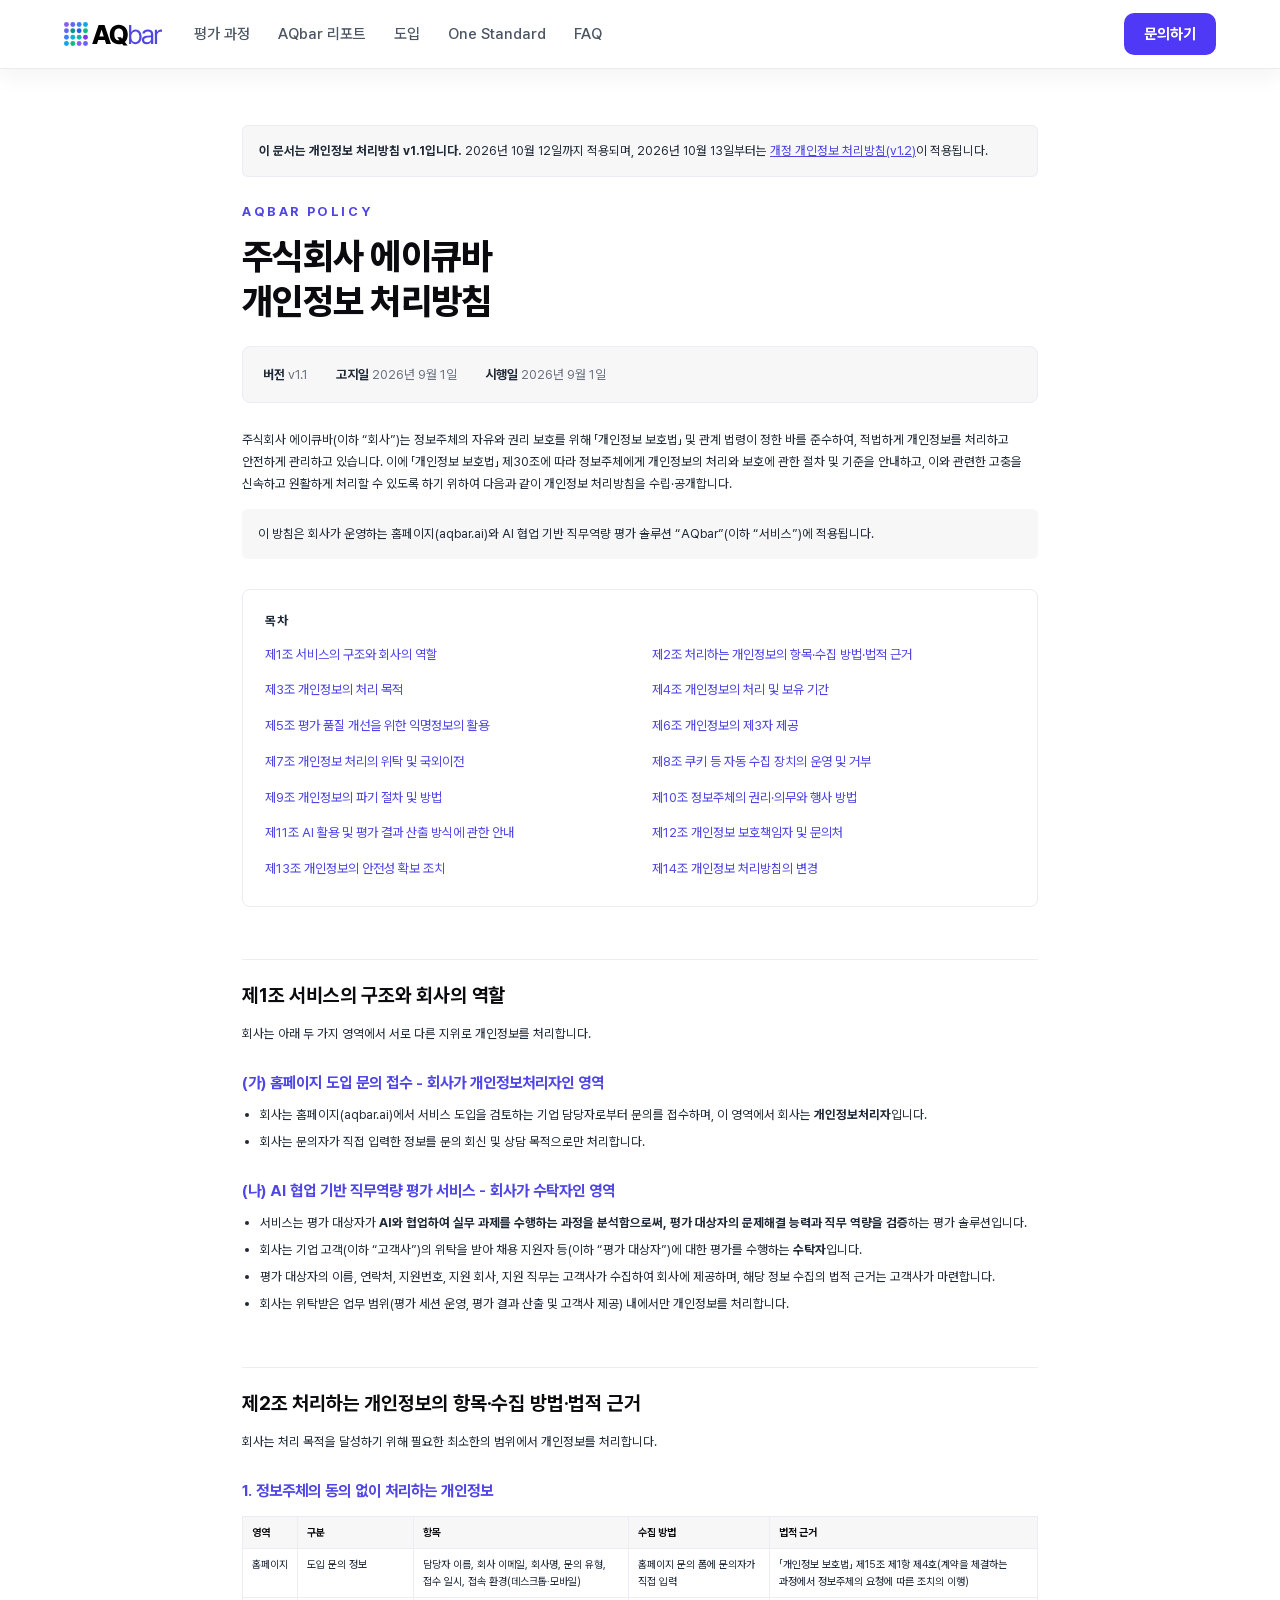
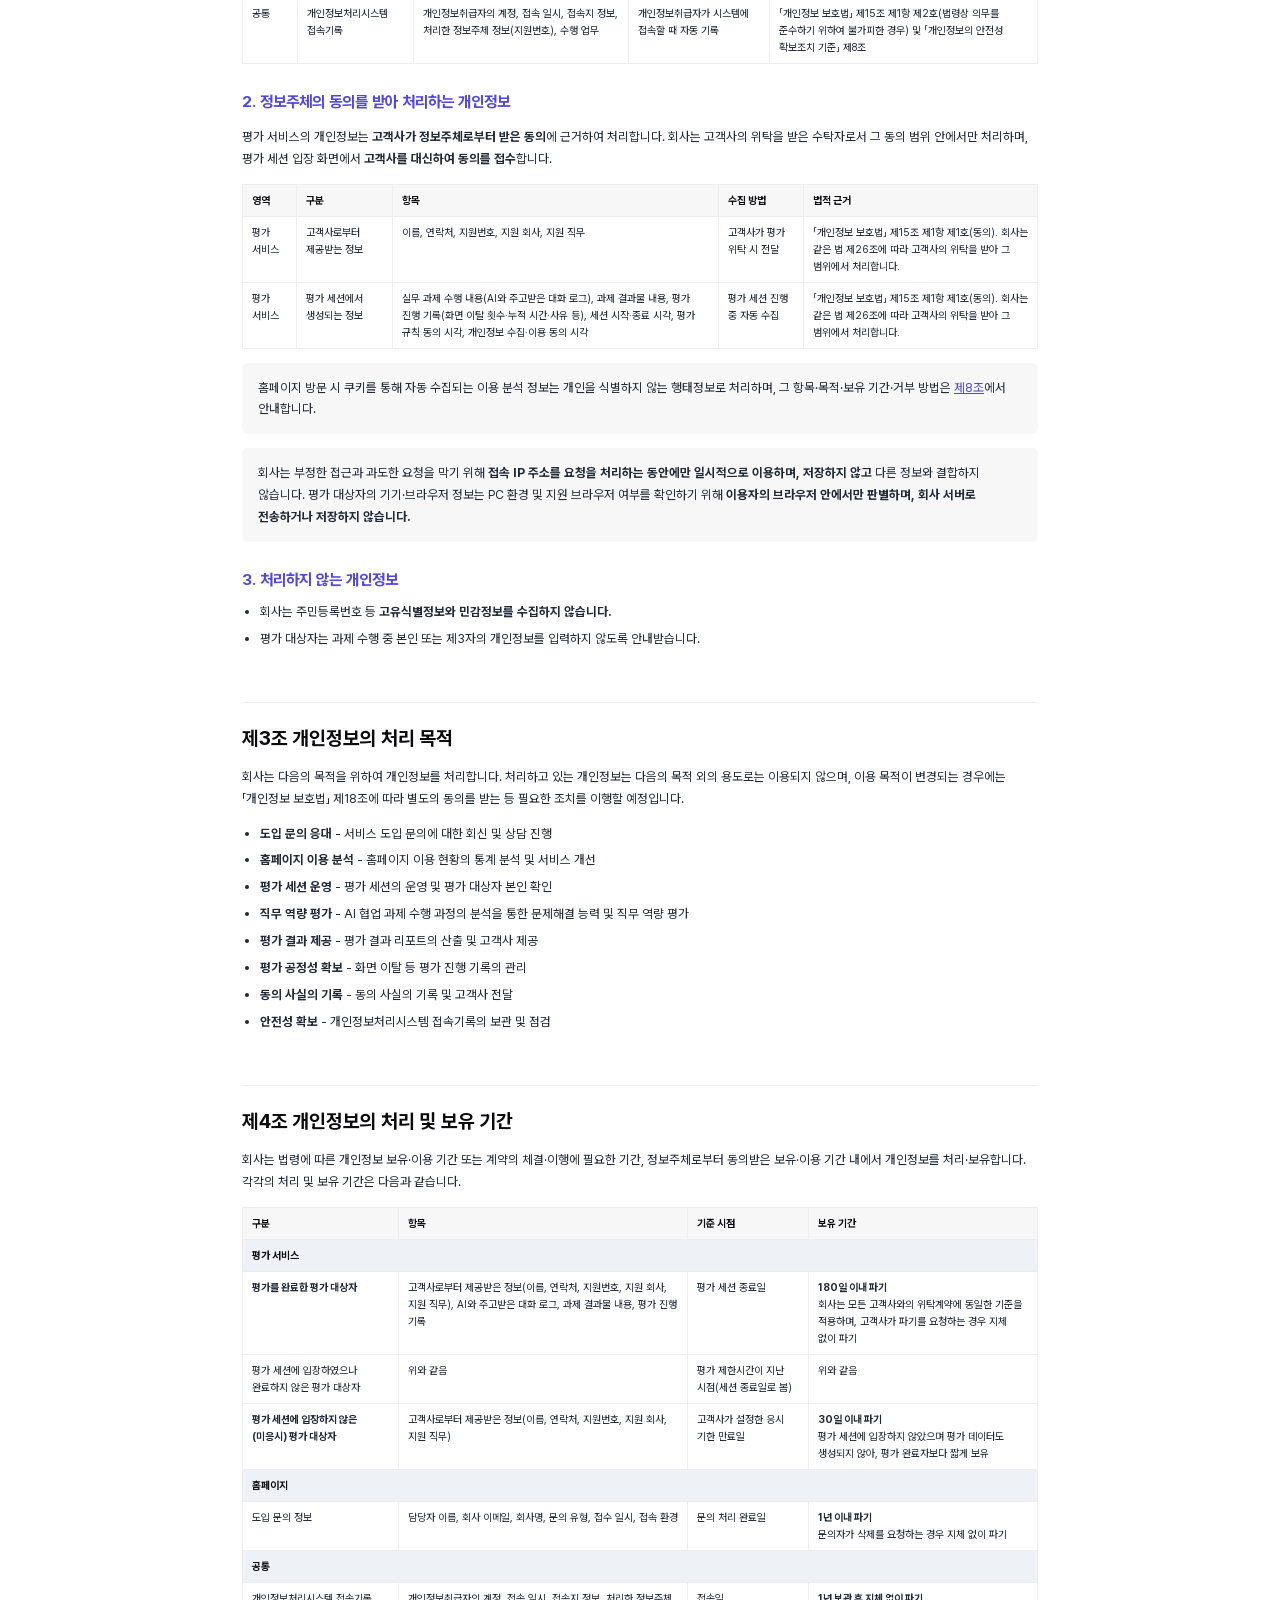
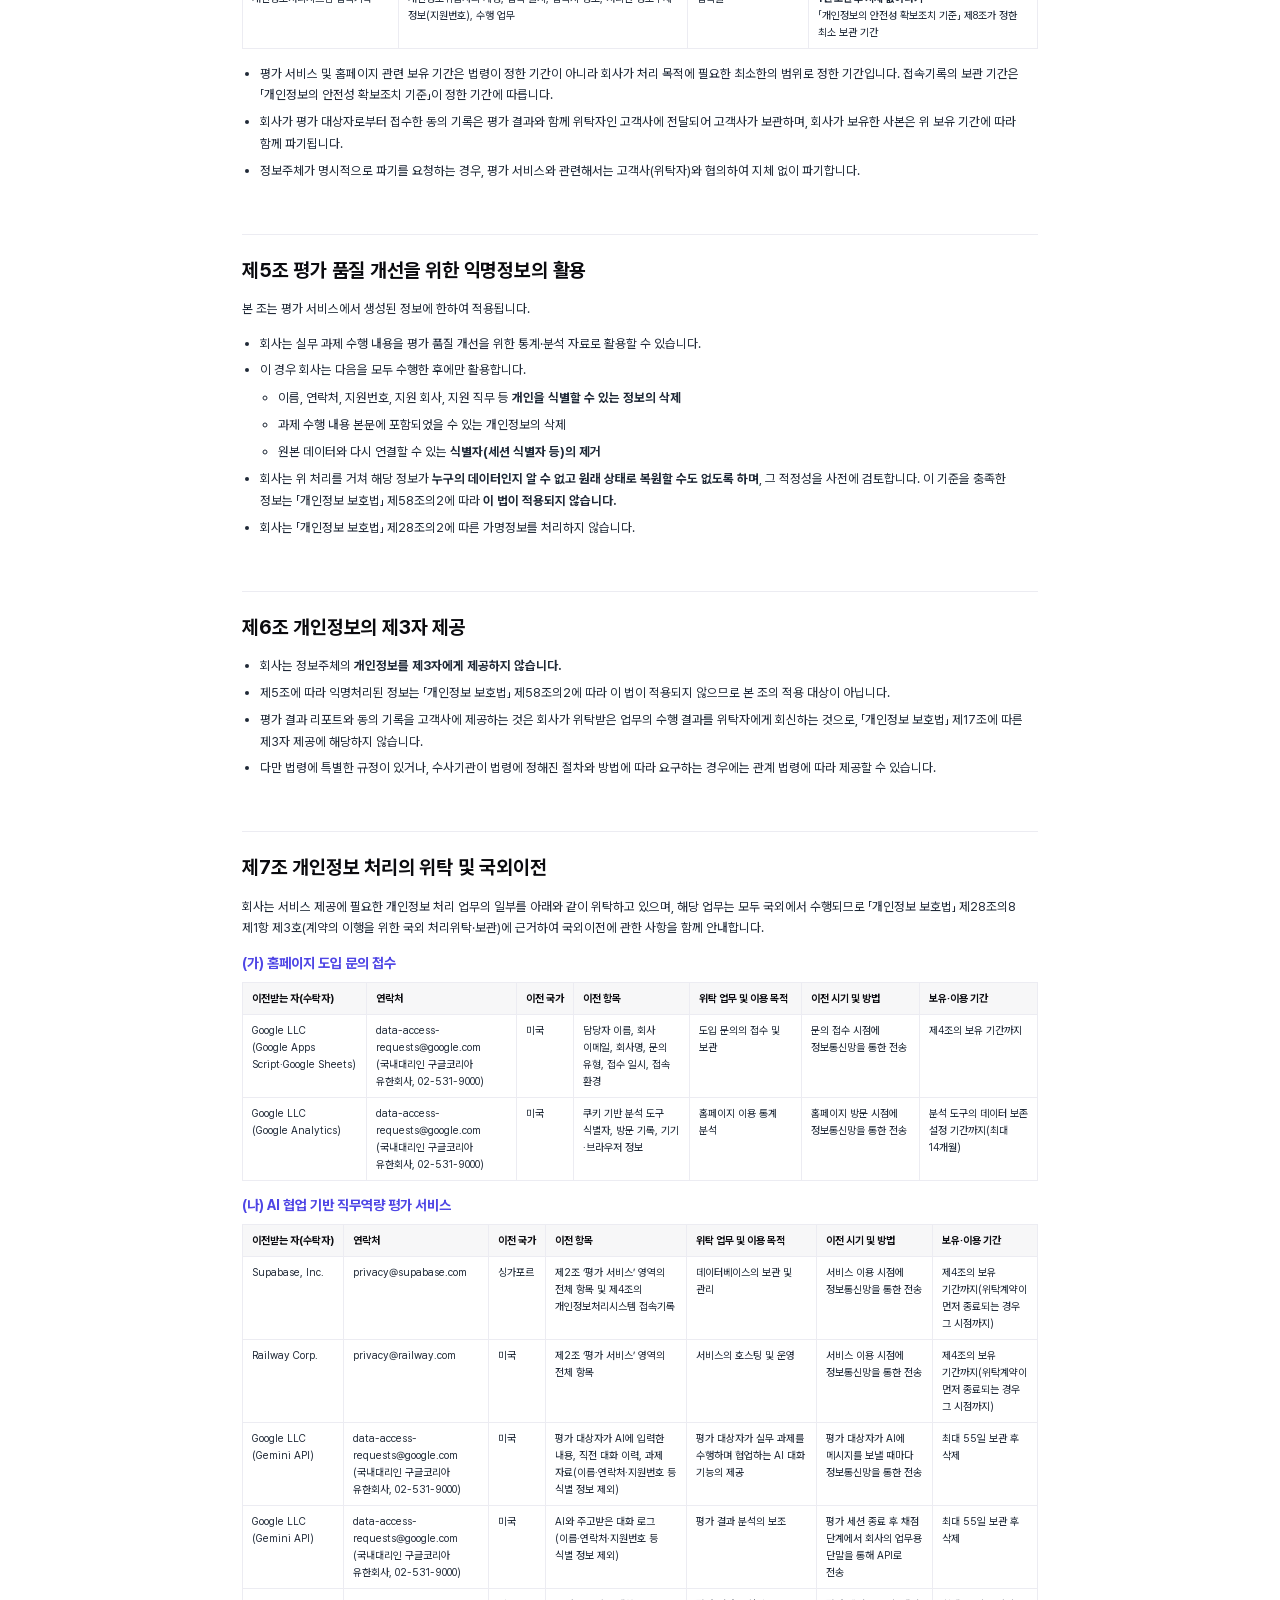
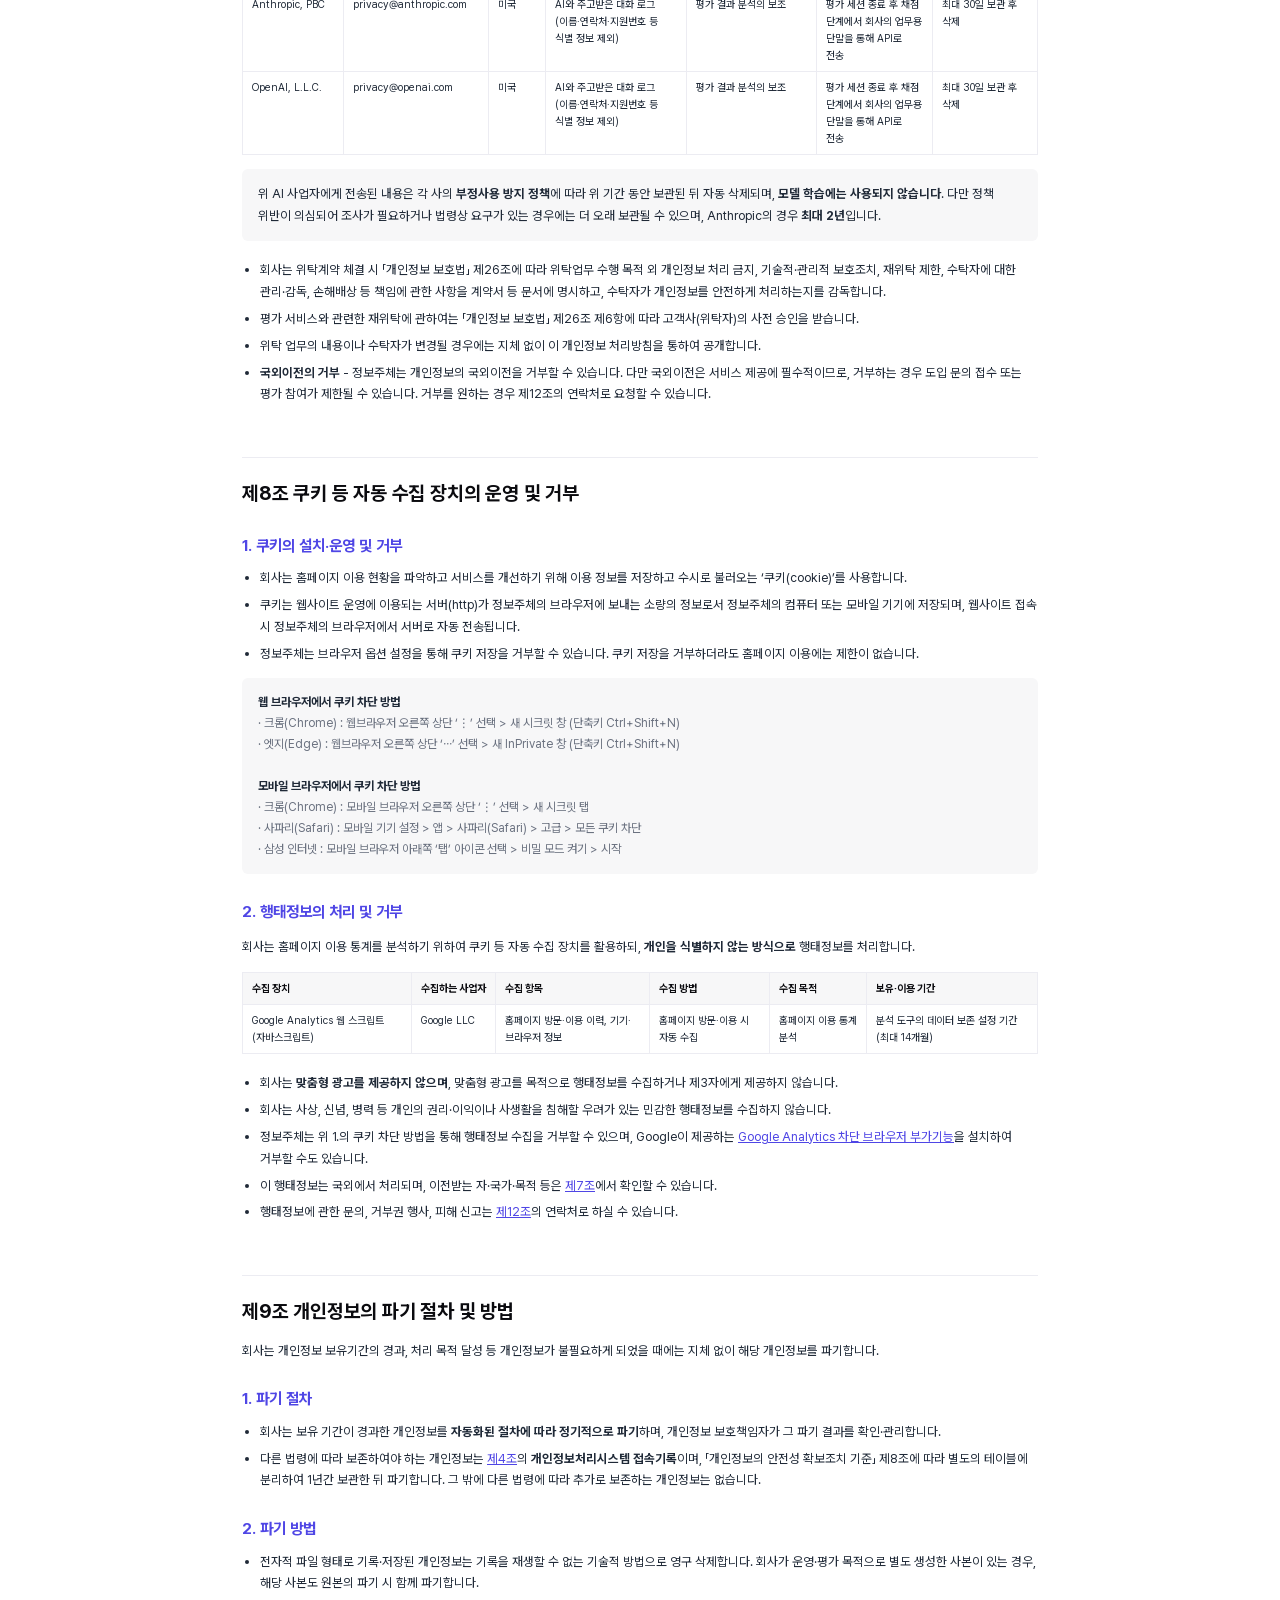
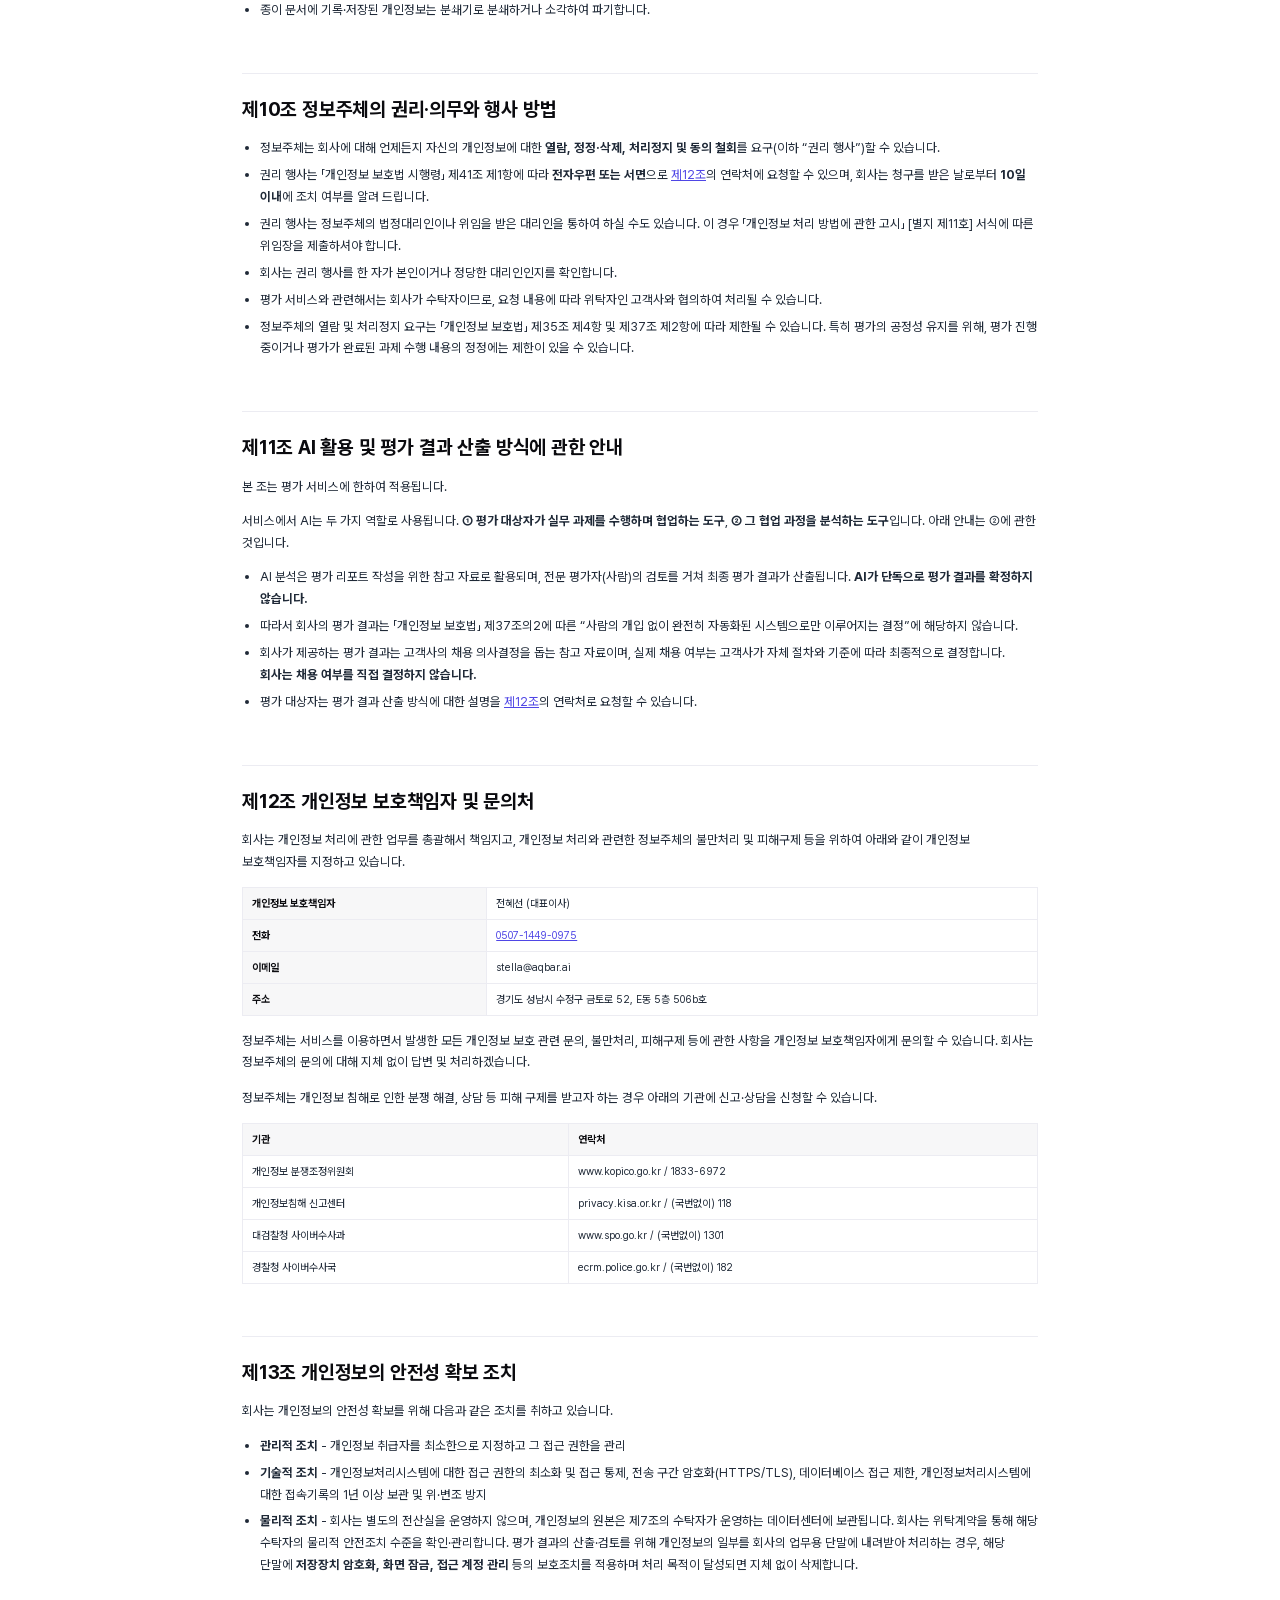
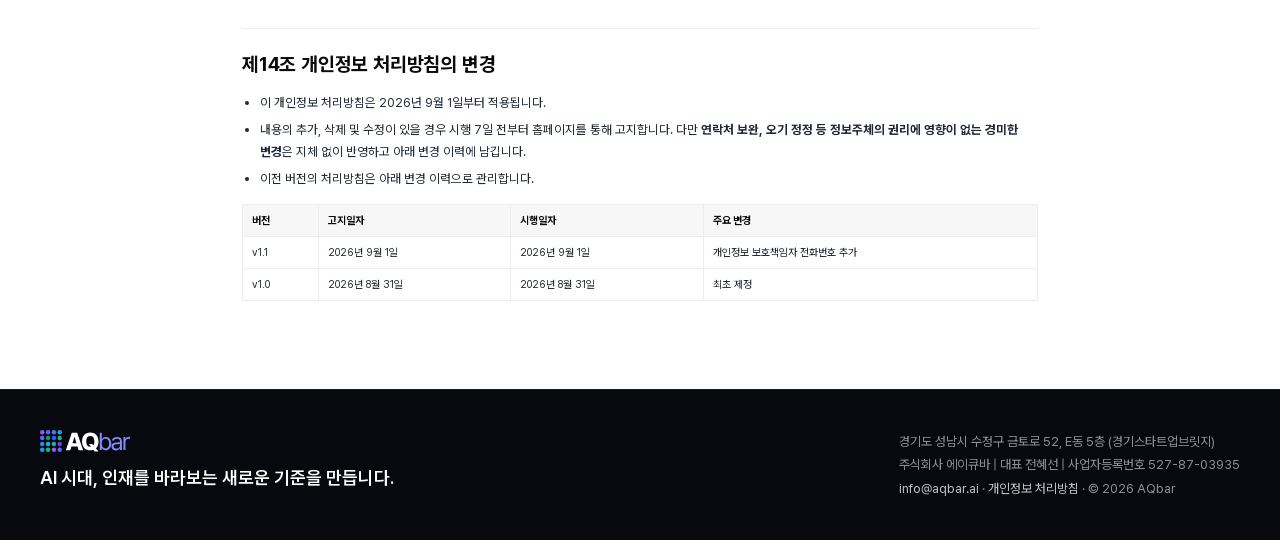
<file: privacy/v1-1/index.html>
<!DOCTYPE html>
<html lang="ko">
<head>
<meta charset="UTF-8">
<meta name="viewport" content="width=device-width, initial-scale=1.0">
<meta name="format-detection" content="telephone=no">
<meta name="robots" content="noindex, follow">
<!-- Google tag (gtag.js) -->
<script async src="https://www.googletagmanager.com/gtag/js?id=G-YD8F18L7QG"></script>
<script>
  window.dataLayer = window.dataLayer || [];
  function gtag(){dataLayer.push(arguments);}
  gtag('js', new Date());

  gtag('config', 'G-YD8F18L7QG');
</script>
<meta name="naver-site-verification" content="f3649d1cbea9f6b551e964af4e2eb183aae53ec3" />
<title>주식회사 에이큐바 개인정보 처리방침 (v1.1) | AQbar</title>
<meta name="description" content="주식회사 에이큐바의 개인정보 처리방침입니다. 홈페이지 도입 문의 접수와 AI 협업 기반 직무역량 평가 서비스에서의 개인정보 처리 항목·목적·보유 기간·국외이전 현황을 안내합니다.">
<link rel="canonical" href="https://aqbar.ai/privacy/">
<meta property="og:site_name" content="AQbar(에이큐바)">
<meta property="og:locale" content="ko_KR">
<meta property="og:title" content="주식회사 에이큐바 개인정보 처리방침 (v1.1) | AQbar">
<meta property="og:description" content="주식회사 에이큐바의 개인정보 처리방침입니다.">
<meta property="og:type" content="article">
<meta property="og:url" content="https://aqbar.ai/privacy/v1-1/">
<meta property="og:image" content="https://aqbar.ai/assets/og-main.png?v=1">
<meta property="og:image:width" content="1200">
<meta property="og:image:height" content="630">
<meta name="twitter:card" content="summary_large_image">
<meta name="twitter:image" content="https://aqbar.ai/assets/og-main.png?v=1">
<link rel="icon" href="../../favicon.ico" sizes="48x48">
<link rel="icon" type="image/svg+xml" href="../../favicon.svg">
<link rel="icon" type="image/png" sizes="32x32" href="../../favicon-32.png">
<link rel="apple-touch-icon" sizes="180x180" href="../../apple-touch-icon.png">
<link rel="stylesheet" href="../../fonts/pretendard-variable/pretendard-variable.css">

<style>
  :root {
    --primary:      #4f46e5;
    --primary-deep: #0b0b0f;
    --accent:       #4f46e5;
    --ink:          #1f2937;
    --muted:        #6b7280;
    --bg:           #ffffff;
    --bg-alt:       #f7f7f8;
    --border:       #ececf2;
    --gutter:       32px;
    --doc:          860px;
  }

  @media (max-width: 768px) {
    :root { --gutter: 20px; }
  }

  *, *::before, *::after { box-sizing: border-box; }
  html, body { margin: 0; padding: 0; }
  /* 브라우저가 임의로 글자를 키우지 않게 한다. iOS Safari 는 넓은 칸에 글자가 몇 자뿐인
     블록(표의 그룹 제목 등)을 자동으로 확대해 본문보다 커 보이게 만든다. */
  html { -webkit-text-size-adjust: 100%; text-size-adjust: 100%; }
  body {
    font-family: 'Pretendard Variable', Pretendard, -apple-system, system-ui, sans-serif;
    -webkit-font-smoothing: antialiased;
    text-rendering: optimizeLegibility;
    color: var(--ink);
    background: var(--bg);
    line-height: 1.5;
    word-break: keep-all;
  }
  ::selection { background: #d8d4f7; }
  a { color: var(--accent); }

  /* ── 상단 메뉴 (메인 페이지 밝은 메뉴와 동일) ── */
  .pp-nav{position:sticky;top:0;z-index:20;background:rgba(255,255,255,.82);backdrop-filter:blur(16px) saturate(1.4);-webkit-backdrop-filter:blur(16px) saturate(1.4);border-bottom:1px solid rgba(15,15,30,.08);box-shadow:0 6px 24px rgba(30,27,75,.06)}
  .pp-nav__inner{max-width:1200px;margin:0 auto;padding:0 24px;height:68px;display:flex;align-items:center;gap:32px}
  .pp-nav__logo{display:flex;flex:none;line-height:0}
  .pp-nav__logo img{height:24px;width:auto;display:block}
  .pp-nav__links{display:flex;gap:28px;flex:1;font-size:15px;font-weight:500}
  .pp-nav__links a{color:#4b5563;text-decoration:none;white-space:nowrap}
  .pp-nav__links a:hover{color:#0b0b0f}
  .pp-nav__cta{flex:none;background:#4f39f6;color:#fff!important;font-size:15px;font-weight:700;padding:10px 20px;border-radius:10px;text-decoration:none}
  .pp-nav__cta:hover{background:#3f2bd9}
  .pp-nav__burger{display:none;flex:none;width:44px;height:44px;margin-left:-20px;align-items:center;justify-content:center;flex-direction:column;gap:5px;background:none;border:0;cursor:pointer;padding:0}
  .pp-nav__burger i{display:block;width:20px;height:2px;border-radius:1px;background:#0b0b0f}
  .pp-nav__menu{display:flex;flex-direction:column;padding:8px 20px 16px;background:#fff;border-top:1px solid #f0f0f4;box-shadow:0 16px 30px rgba(30,27,75,.12)}
  .pp-nav__menu a{color:#0b0b0f;font-size:17px;font-weight:600;padding:14px 4px;border-bottom:1px solid #f3f4f6;text-decoration:none}
  .pp-nav__menu a:last-child{border-bottom:0}
  [hidden]{display:none!important}
  @media (max-width:759.98px){
    .pp-nav__links{display:none}
    .pp-nav__cta{margin-left:auto}
    .pp-nav__burger{display:flex}
  }

  /* ── 본문 ── */
  .pp-main {
    max-width: var(--doc); margin: 0 auto;
    padding: 56px var(--gutter) 88px;
  }
  @media (max-width: 768px) {
    .pp-main { padding: 36px var(--gutter) 64px; }
  }

  .pp-eyebrow {
    margin: 0; font-size: 12px; font-weight: 700;
    letter-spacing: .12em; text-transform: uppercase; color: var(--accent);
  }
  /* 메인 페이지 섹션 라벨(REPORT 등)과 같은 보라색·자간 */
  .pp-main .pp-eyebrow { color: var(--accent); font-size: 13px; letter-spacing: .2em; }
  .pp-title {
    margin: 10px 0 0;
    font-size: clamp(26px, 5vw, 36px); font-weight: 800;
    letter-spacing: -.02em; line-height: 1.25; color: var(--primary-deep);
  }

  .pp-meta {
    margin-top: 22px; padding: 18px 20px;
    background: var(--bg-alt); border: 1px solid var(--border); border-radius: 8px;
    display: flex; flex-wrap: wrap; gap: 8px 28px;
    font-size: 13px; color: var(--muted);
  }
  .pp-meta strong { color: var(--ink); font-weight: 700; }

  .pp-intro {
    margin-top: 26px; font-size: 13.5px; line-height: 1.75; color: var(--ink);
  }

  .pp-toc {
    margin-top: 30px; padding: 20px 22px;
    border: 1px solid var(--border); border-radius: 8px;
  }
  .pp-toc__title {
    margin: 0 0 12px; font-size: 12px; font-weight: 700;
    letter-spacing: .1em; text-transform: uppercase; color: var(--muted);
  }
  .pp-toc ol {
    margin: 0; padding: 0; list-style: none;
    display: grid; grid-template-columns: repeat(2, minmax(0, 1fr)); gap: 8px 24px;
  }
  @media (max-width: 600px) {
    .pp-toc ol { grid-template-columns: 1fr; }
  }
  .pp-toc a {
    font-size: 13px; color: var(--primary); text-decoration: none;
  }
  .pp-toc a:hover { text-decoration: underline; }

  .pp-h2 {
    margin: 52px 0 14px;
    padding-top: 22px; border-top: 1px solid var(--border);
    font-size: 19.5px; font-weight: 700; letter-spacing: -.01em;
    line-height: 1.4; color: var(--primary-deep);
    scroll-margin-top: 88px;
  }
  .pp-h3 {
    margin: 26px 0 10px;
    font-size: 15.5px; font-weight: 700; color: var(--primary);
  }

  .pp-main p { font-size: 12.5px; line-height: 1.75; color: var(--ink); }
  .pp-main ul { margin: 0; padding-left: 18px; }
  .pp-main li {
    font-size: 12.5px; line-height: 1.75; color: var(--ink); margin-bottom: 5px;
  }
  .pp-note {
    margin-top: 14px; padding: 14px 16px;
    background: var(--bg-alt); border-radius: 6px;
    font-size: 12px; line-height: 1.75; color: var(--muted);
  }
  .pp-note strong { color: var(--ink); }

  /* ── 표 ── */
  .pp-scroll { overflow-x: auto; margin-top: 14px; -webkit-overflow-scrolling: touch; }
  .pp-table {
    width: 100%; min-width: 560px;
    border-collapse: collapse; font-size: 10.5px;
  }
  .pp-table th, .pp-table td {
    border: 1px solid var(--border);
    padding: 7px 9px; text-align: left; vertical-align: top; line-height: 1.62;
  }
  .pp-table th {
    background: var(--bg-alt); font-weight: 700; color: var(--primary-deep); white-space: nowrap;
  }
  .pp-table td { color: var(--ink); }
  .pp-table th[scope="row"] { white-space: normal; }
  .pp-table caption {
    caption-side: top; text-align: left;
    padding: 0 0 8px; font-size: 14px; font-weight: 700; color: var(--primary);
  }
  .pp-table--narrow { min-width: 380px; }
  /* 모바일에서는 표가 어차피 좌우로 스크롤되므로 글자를 키워도 레이아웃이 깨지지 않는다.
     데스크톱 10.5px 는 본문 폭 796px 에 표를 맞추려고 고른 값이라 휴대폰에는 작다. */
  @media (max-width: 768px) {
    .pp-table { font-size: 12px; }
  }

  /* ── 푸터 (메인 페이지와 동일) ── */
  .pp-footer{background:#08080f;color:rgba(255,255,255,.55);border-top:1px solid rgba(255,255,255,.08);padding:40px 24px}
  .pp-footer__inner{max-width:1200px;margin:0 auto;display:flex;flex-wrap:wrap;gap:24px;justify-content:space-between;font-size:13px;line-height:1.8}
  .pp-footer__brand{display:flex;flex-direction:column;gap:10px}
  .pp-footer__brand img{height:22px;width:auto;align-self:flex-start;display:block}
  .pp-footer__tag{color:#fff;font-weight:600;font-size:18px}
  .pp-footer__info{display:flex;flex-direction:column}
  .pp-footer a{color:rgba(255,255,255,.75);text-decoration:none}
  .pp-footer a:hover{color:#fff}
  @media (max-width:759.98px){ .pp-footer__tag{font-size:16px} }
</style>
</head>
<body>

  <!-- ===== HEADER (메인 페이지와 동일한 메뉴) ===== -->
  <nav class="pp-nav" id="pp-nav">
    <div class="pp-nav__inner">
      <a href="../../" class="pp-nav__logo" aria-label="AQbar 홈"><img src="../../assets/aqbar-logo.svg" alt="AQbar"></a>
      <div class="pp-nav__links">
        <a href="../../#process">평가 과정</a>
        <a href="../../#report">AQbar 리포트</a>
        <a href="../../#trust">도입</a>
        <a href="../../#standard">One Standard</a>
        <a href="../../#faq">FAQ</a>
      </div>
      <a href="../../#contact" class="pp-nav__cta">문의하기</a>
      <button type="button" class="pp-nav__burger" id="pp-burger" aria-label="메뉴 열기" aria-expanded="false" aria-controls="pp-menu"><i></i><i></i><i></i></button>
    </div>
    <div class="pp-nav__menu" id="pp-menu" hidden>
      <a href="../../#process">평가 과정</a>
      <a href="../../#report">AQbar 리포트</a>
      <a href="../../#trust">도입</a>
      <a href="../../#standard">One Standard</a>
      <a href="../../#faq">FAQ</a>
    </div>
  </nav>

  <!-- ===== 본문 ===== -->
  <main class="pp-main">

    <p class="pp-note" style="margin:0 0 24px;border:1px solid var(--border);"><strong>이 문서는 개인정보 처리방침 v1.1입니다.</strong> 2026년 10월 12일까지 적용되며, 2026년 10월 13일부터는 <a href="../../privacy/">개정 개인정보 처리방침(v1.2)</a>이 적용됩니다.</p>

    <p class="pp-eyebrow">AQbar Policy</p>
    <h1 class="pp-title">주식회사 에이큐바<br>개인정보 처리방침</h1>

    <div class="pp-meta">
      <span><strong>버전</strong> v1.1</span>
      <span><strong>고지일</strong> 2026년 9월 1일</span>
      <span><strong>시행일</strong> 2026년 9월 1일</span>
    </div>

    <p class="pp-intro">
      주식회사 에이큐바(이하 &ldquo;회사&rdquo;)는 정보주체의 자유와 권리 보호를 위해 「개인정보 보호법」 및
      관계 법령이 정한 바를 준수하여, 적법하게 개인정보를 처리하고 안전하게 관리하고 있습니다.
      이에 「개인정보 보호법」 제30조에 따라 정보주체에게 개인정보의 처리와 보호에 관한 절차 및 기준을
      안내하고, 이와 관련한 고충을 신속하고 원활하게 처리할 수 있도록 하기 위하여 다음과 같이
      개인정보 처리방침을 수립·공개합니다.
    </p>
    <p class="pp-note">
      이 방침은 회사가 운영하는 홈페이지(aqbar.ai)와 AI 협업 기반 직무역량 평가 솔루션
      &ldquo;AQbar&rdquo;(이하 &ldquo;서비스&rdquo;)에 적용됩니다.
    </p>

    <nav class="pp-toc" aria-label="목차">
      <p class="pp-toc__title">목차</p>
      <ol>
        <li><a href="#s1">제1조 서비스의 구조와 회사의 역할</a></li>
        <li><a href="#s2">제2조 처리하는 개인정보의 항목·수집 방법·법적 근거</a></li>
        <li><a href="#s3">제3조 개인정보의 처리 목적</a></li>
        <li><a href="#s4">제4조 개인정보의 처리 및 보유 기간</a></li>
        <li><a href="#s5">제5조 평가 품질 개선을 위한 익명정보의 활용</a></li>
        <li><a href="#s6">제6조 개인정보의 제3자 제공</a></li>
        <li><a href="#s7">제7조 개인정보 처리의 위탁 및 국외이전</a></li>
        <li><a href="#s8">제8조 쿠키 등 자동 수집 장치의 운영 및 거부</a></li>
        <li><a href="#s9">제9조 개인정보의 파기 절차 및 방법</a></li>
        <li><a href="#s10">제10조 정보주체의 권리·의무와 행사 방법</a></li>
        <li><a href="#s11">제11조 AI 활용 및 평가 결과 산출 방식에 관한 안내</a></li>
        <li><a href="#s12">제12조 개인정보 보호책임자 및 문의처</a></li>
        <li><a href="#s13">제13조 개인정보의 안전성 확보 조치</a></li>
        <li><a href="#s14">제14조 개인정보 처리방침의 변경</a></li>
      </ol>
    </nav>

    <!-- 제1조 -->
    <h2 class="pp-h2" id="s1">제1조 서비스의 구조와 회사의 역할</h2>
    <p>회사는 아래 두 가지 영역에서 서로 다른 지위로 개인정보를 처리합니다.</p>

    <h3 class="pp-h3">(가) 홈페이지 도입 문의 접수 - 회사가 개인정보처리자인 영역</h3>
    <ul>
      <li>회사는 홈페이지(aqbar.ai)에서 서비스 도입을 검토하는 기업 담당자로부터 문의를 접수하며, 이 영역에서 회사는 <strong>개인정보처리자</strong>입니다.</li>
      <li>회사는 문의자가 직접 입력한 정보를 문의 회신 및 상담 목적으로만 처리합니다.</li>
    </ul>

    <h3 class="pp-h3">(나) AI 협업 기반 직무역량 평가 서비스 - 회사가 수탁자인 영역</h3>
    <ul>
      <li>서비스는 평가 대상자가 <strong>AI와 협업하여 실무 과제를 수행하는 과정을 분석함으로써, 평가 대상자의 문제해결 능력과 직무 역량을 검증</strong>하는 평가 솔루션입니다.</li>
      <li>회사는 기업 고객(이하 &ldquo;고객사&rdquo;)의 위탁을 받아 채용 지원자 등(이하 &ldquo;평가 대상자&rdquo;)에 대한 평가를 수행하는 <strong>수탁자</strong>입니다.</li>
      <li>평가 대상자의 이름, 연락처, 지원번호, 지원 회사, 지원 직무는 고객사가 수집하여 회사에 제공하며, 해당 정보 수집의 법적 근거는 고객사가 마련합니다.</li>
      <li>회사는 위탁받은 업무 범위(평가 세션 운영, 평가 결과 산출 및 고객사 제공) 내에서만 개인정보를 처리합니다.</li>
    </ul>

    <!-- 제2조 -->
    <h2 class="pp-h2" id="s2">제2조 처리하는 개인정보의 항목·수집 방법·법적 근거</h2>
    <p>회사는 처리 목적을 달성하기 위해 필요한 최소한의 범위에서 개인정보를 처리합니다.</p>

    <h3 class="pp-h3">1. 정보주체의 동의 없이 처리하는 개인정보</h3>
    <div class="pp-scroll">
      <table class="pp-table">
        <thead>
          <tr><th scope="col">영역</th><th scope="col">구분</th><th scope="col">항목</th><th scope="col">수집 방법</th><th scope="col">법적 근거</th></tr>
        </thead>
        <tbody>
          <tr>
            <td>홈페이지</td>
            <td>도입 문의 정보</td>
            <td>담당자 이름, 회사 이메일, 회사명, 문의 유형, 접수 일시, 접속 환경(데스크톱·모바일)</td>
            <td>홈페이지 문의 폼에 문의자가 직접 입력</td>
            <td>「개인정보 보호법」 제15조 제1항 제4호(계약을 체결하는 과정에서 정보주체의 요청에 따른 조치의 이행)</td>
          </tr>
          <tr>
            <td>공통</td>
            <td>개인정보처리시스템 접속기록</td>
            <td>개인정보취급자의 계정, 접속 일시, 접속지 정보, 처리한 정보주체 정보(지원번호), 수행 업무</td>
            <td>개인정보취급자가 시스템에 접속할 때 자동 기록</td>
            <td>「개인정보 보호법」 제15조 제1항 제2호(법령상 의무를 준수하기 위하여 불가피한 경우) 및 「개인정보의 안전성 확보조치 기준」 제8조</td>
          </tr>
        </tbody>
      </table>
    </div>

    <h3 class="pp-h3">2. 정보주체의 동의를 받아 처리하는 개인정보</h3>
    <p>평가 서비스의 개인정보는 <strong>고객사가 정보주체로부터 받은 동의</strong>에 근거하여 처리합니다. 회사는 고객사의 위탁을 받은 수탁자로서 그 동의 범위 안에서만 처리하며, 평가 세션 입장 화면에서 <strong>고객사를 대신하여 동의를 접수</strong>합니다.</p>
    <div class="pp-scroll">
      <table class="pp-table">
        <thead>
          <tr><th scope="col">영역</th><th scope="col">구분</th><th scope="col">항목</th><th scope="col">수집 방법</th><th scope="col">법적 근거</th></tr>
        </thead>
        <tbody>
          <tr>
            <td>평가 서비스</td>
            <td>고객사로부터 제공받는 정보</td>
            <td>이름, 연락처, 지원번호, 지원 회사, 지원 직무</td>
            <td>고객사가 평가 위탁 시 전달</td>
            <td>「개인정보 보호법」 제15조 제1항 제1호(동의). 회사는 같은 법 제26조에 따라 고객사의 위탁을 받아 그 범위에서 처리합니다.</td>
          </tr>
          <tr>
            <td>평가 서비스</td>
            <td>평가 세션에서 생성되는 정보</td>
            <td>실무 과제 수행 내용(AI와 주고받은 대화 로그), 과제 결과물 내용, 평가 진행 기록(화면 이탈 횟수·누적 시간·사유 등), 세션 시작·종료 시각, 평가 규칙 동의 시각, 개인정보 수집·이용 동의 시각</td>
            <td>평가 세션 진행 중 자동 수집</td>
            <td>「개인정보 보호법」 제15조 제1항 제1호(동의). 회사는 같은 법 제26조에 따라 고객사의 위탁을 받아 그 범위에서 처리합니다.</td>
          </tr>
        </tbody>
      </table>
    </div>

    <p class="pp-note">홈페이지 방문 시 쿠키를 통해 자동 수집되는 이용 분석 정보는 개인을 식별하지 않는 행태정보로 처리하며, 그 항목·목적·보유 기간·거부 방법은 <a href="#s8">제8조</a>에서 안내합니다.</p>
    <p class="pp-note">회사는 부정한 접근과 과도한 요청을 막기 위해 <strong>접속 IP 주소를 요청을 처리하는 동안에만 일시적으로 이용하며, 저장하지 않고</strong> 다른 정보와 결합하지 않습니다. 평가 대상자의 기기·브라우저 정보는 PC 환경 및 지원 브라우저 여부를 확인하기 위해 <strong>이용자의 브라우저 안에서만 판별하며, 회사 서버로 전송하거나 저장하지 않습니다.</strong></p>

    <h3 class="pp-h3">3. 처리하지 않는 개인정보</h3>
    <ul>
      <li>회사는 주민등록번호 등 <strong>고유식별정보와 민감정보를 수집하지 않습니다.</strong></li>
      <li>평가 대상자는 과제 수행 중 본인 또는 제3자의 개인정보를 입력하지 않도록 안내받습니다.</li>
    </ul>

    <!-- 제3조 -->
    <h2 class="pp-h2" id="s3">제3조 개인정보의 처리 목적</h2>
    <p>회사는 다음의 목적을 위하여 개인정보를 처리합니다. 처리하고 있는 개인정보는 다음의 목적 외의 용도로는 이용되지 않으며, 이용 목적이 변경되는 경우에는 「개인정보 보호법」 제18조에 따라 별도의 동의를 받는 등 필요한 조치를 이행할 예정입니다.</p>
    <ul>
      <li><strong>도입 문의 응대</strong> - 서비스 도입 문의에 대한 회신 및 상담 진행</li>
      <li><strong>홈페이지 이용 분석</strong> - 홈페이지 이용 현황의 통계 분석 및 서비스 개선</li>
      <li><strong>평가 세션 운영</strong> - 평가 세션의 운영 및 평가 대상자 본인 확인</li>
      <li><strong>직무 역량 평가</strong> - AI 협업 과제 수행 과정의 분석을 통한 문제해결 능력 및 직무 역량 평가</li>
      <li><strong>평가 결과 제공</strong> - 평가 결과 리포트의 산출 및 고객사 제공</li>
      <li><strong>평가 공정성 확보</strong> - 화면 이탈 등 평가 진행 기록의 관리</li>
      <li><strong>동의 사실의 기록</strong> - 동의 사실의 기록 및 고객사 전달</li>
      <li><strong>안전성 확보</strong> - 개인정보처리시스템 접속기록의 보관 및 점검</li>
    </ul>

    <!-- 제4조 -->
    <h2 class="pp-h2" id="s4">제4조 개인정보의 처리 및 보유 기간</h2>
    <p>회사는 법령에 따른 개인정보 보유·이용 기간 또는 계약의 체결·이행에 필요한 기간, 정보주체로부터 동의받은 보유·이용 기간 내에서 개인정보를 처리·보유합니다. 각각의 처리 및 보유 기간은 다음과 같습니다.</p>
    <div class="pp-scroll">
      <table class="pp-table">
        <thead>
          <tr><th scope="col">구분</th><th scope="col">항목</th><th scope="col">기준 시점</th><th scope="col">보유 기간</th></tr>
        </thead>
        <tbody>
          <tr>
            <th scope="row" colspan="4" style="background:#eef1f6;">평가 서비스</th>
          </tr>
          <tr>
            <td><strong>평가를 완료한 평가 대상자</strong></td>
            <td>고객사로부터 제공받은 정보(이름, 연락처, 지원번호, 지원 회사, 지원 직무), AI와 주고받은 대화 로그, 과제 결과물 내용, 평가 진행 기록</td>
            <td>평가 세션 종료일</td>
            <td><strong>180일 이내 파기</strong><br>회사는 모든 고객사와의 위탁계약에 동일한 기준을 적용하며, 고객사가 파기를 요청하는 경우 지체 없이 파기</td>
          </tr>
          <tr>
            <td>평가 세션에 입장하였으나 완료하지 않은 평가 대상자</td>
            <td>위와 같음</td>
            <td>평가 제한시간이 지난 시점(세션 종료일로 봄)</td>
            <td>위와 같음</td>
          </tr>
          <tr>
            <td><strong>평가 세션에 입장하지 않은(미응시) 평가 대상자</strong></td>
            <td>고객사로부터 제공받은 정보(이름, 연락처, 지원번호, 지원 회사, 지원 직무)</td>
            <td>고객사가 설정한 응시 기한 만료일</td>
            <td><strong>30일 이내 파기</strong><br>평가 세션에 입장하지 않았으며 평가 데이터도 생성되지 않아, 평가 완료자보다 짧게 보유</td>
          </tr>
          <tr>
            <th scope="row" colspan="4" style="background:#eef1f6;">홈페이지</th>
          </tr>
          <tr>
            <td>도입 문의 정보</td>
            <td>담당자 이름, 회사 이메일, 회사명, 문의 유형, 접수 일시, 접속 환경</td>
            <td>문의 처리 완료일</td>
            <td><strong>1년 이내 파기</strong><br>문의자가 삭제를 요청하는 경우 지체 없이 파기</td>
          </tr>
          <tr>
            <th scope="row" colspan="4" style="background:#eef1f6;">공통</th>
          </tr>
          <tr>
            <td>개인정보처리시스템 접속기록</td>
            <td>개인정보취급자의 계정, 접속 일시, 접속지 정보, 처리한 정보주체 정보(지원번호), 수행 업무</td>
            <td>접속일</td>
            <td><strong>1년 보관 후 지체 없이 파기</strong><br>「개인정보의 안전성 확보조치 기준」 제8조가 정한 최소 보관 기간</td>
          </tr>
        </tbody>
      </table>
    </div>
    <ul style="margin-top:14px;">
      <li>평가 서비스 및 홈페이지 관련 보유 기간은 법령이 정한 기간이 아니라 회사가 처리 목적에 필요한 최소한의 범위로 정한 기간입니다. 접속기록의 보관 기간은 「개인정보의 안전성 확보조치 기준」이 정한 기간에 따릅니다.</li>
      <li>회사가 평가 대상자로부터 접수한 동의 기록은 평가 결과와 함께 위탁자인 고객사에 전달되어 고객사가 보관하며, 회사가 보유한 사본은 위 보유 기간에 따라 함께 파기됩니다.</li>
      <li>정보주체가 명시적으로 파기를 요청하는 경우, 평가 서비스와 관련해서는 고객사(위탁자)와 협의하여 지체 없이 파기합니다.</li>
    </ul>

    <!-- 제5조 -->
    <h2 class="pp-h2" id="s5">제5조 평가 품질 개선을 위한 익명정보의 활용</h2>
    <p>본 조는 평가 서비스에서 생성된 정보에 한하여 적용됩니다.</p>
    <ul>
      <li>회사는 실무 과제 수행 내용을 평가 품질 개선을 위한 통계·분석 자료로 활용할 수 있습니다.</li>
      <li>이 경우 회사는 다음을 모두 수행한 후에만 활용합니다.
        <ul style="margin-top:6px;">
          <li>이름, 연락처, 지원번호, 지원 회사, 지원 직무 등 <strong>개인을 식별할 수 있는 정보의 삭제</strong></li>
          <li>과제 수행 내용 본문에 포함되었을 수 있는 개인정보의 삭제</li>
          <li>원본 데이터와 다시 연결할 수 있는 <strong>식별자(세션 식별자 등)의 제거</strong></li>
        </ul>
      </li>
      <li>회사는 위 처리를 거쳐 해당 정보가 <strong>누구의 데이터인지 알 수 없고 원래 상태로 복원할 수도 없도록 하며</strong>, 그 적정성을 사전에 검토합니다. 이 기준을 충족한 정보는 「개인정보 보호법」 제58조의2에 따라 <strong>이 법이 적용되지 않습니다.</strong></li>
      <li>회사는 「개인정보 보호법」 제28조의2에 따른 가명정보를 처리하지 않습니다.</li>
    </ul>

    <!-- 제6조 -->
    <h2 class="pp-h2" id="s6">제6조 개인정보의 제3자 제공</h2>
    <ul>
      <li>회사는 정보주체의 <strong>개인정보를 제3자에게 제공하지 않습니다.</strong></li>
      <li>제5조에 따라 익명처리된 정보는 「개인정보 보호법」 제58조의2에 따라 이 법이 적용되지 않으므로 본 조의 적용 대상이 아닙니다.</li>
      <li>평가 결과 리포트와 동의 기록을 고객사에 제공하는 것은 회사가 위탁받은 업무의 수행 결과를 위탁자에게 회신하는 것으로, 「개인정보 보호법」 제17조에 따른 제3자 제공에 해당하지 않습니다.</li>
      <li>다만 법령에 특별한 규정이 있거나, 수사기관이 법령에 정해진 절차와 방법에 따라 요구하는 경우에는 관계 법령에 따라 제공할 수 있습니다.</li>
    </ul>

    <!-- 제7조 -->
    <h2 class="pp-h2" id="s7">제7조 개인정보 처리의 위탁 및 국외이전</h2>
    <p>
      회사는 서비스 제공에 필요한 개인정보 처리 업무의 일부를 아래와 같이 위탁하고 있으며,
      해당 업무는 모두 국외에서 수행되므로 「개인정보 보호법」 제28조의8 제1항 제3호(계약의 이행을 위한
      국외 처리위탁·보관)에 근거하여 국외이전에 관한 사항을 함께 안내합니다.
    </p>
    <div class="pp-scroll">
      <table class="pp-table">
        <caption>(가) 홈페이지 도입 문의 접수</caption>
        <thead>
          <tr><th scope="col">이전받는 자(수탁자)</th><th scope="col">연락처</th><th scope="col">이전 국가</th><th scope="col">이전 항목</th><th scope="col">위탁 업무 및 이용 목적</th><th scope="col">이전 시기 및 방법</th><th scope="col">보유·이용 기간</th></tr>
        </thead>
        <tbody>
          <tr>
            <td>Google LLC<br>(Google Apps Script·Google Sheets)</td>
            <td>data-access-requests@google.com<br>(국내대리인 구글코리아 유한회사, 02-531-9000)</td>
            <td>미국</td>
            <td>담당자 이름, 회사 이메일, 회사명, 문의 유형, 접수 일시, 접속 환경</td>
            <td>도입 문의의 접수 및 보관</td>
            <td>문의 접수 시점에 정보통신망을 통한 전송</td>
            <td>제4조의 보유 기간까지</td>
          </tr>
          <tr>
            <td>Google LLC<br>(Google Analytics)</td>
            <td>data-access-requests@google.com<br>(국내대리인 구글코리아 유한회사, 02-531-9000)</td>
            <td>미국</td>
            <td>쿠키 기반 분석 도구 식별자, 방문 기록, 기기·브라우저 정보</td>
            <td>홈페이지 이용 통계 분석</td>
            <td>홈페이지 방문 시점에 정보통신망을 통한 전송</td>
            <td>분석 도구의 데이터 보존 설정 기간까지(최대 14개월)</td>
          </tr>
        </tbody>
      </table>
    </div>
    <div class="pp-scroll">
      <table class="pp-table">
        <caption>(나) AI 협업 기반 직무역량 평가 서비스</caption>
        <thead>
          <tr><th scope="col">이전받는 자(수탁자)</th><th scope="col">연락처</th><th scope="col">이전 국가</th><th scope="col">이전 항목</th><th scope="col">위탁 업무 및 이용 목적</th><th scope="col">이전 시기 및 방법</th><th scope="col">보유·이용 기간</th></tr>
        </thead>
        <tbody>
          <tr>
            <td>Supabase, Inc.</td>
            <td>privacy@supabase.com</td>
            <td>싱가포르</td>
            <td>제2조 &lsquo;평가 서비스&rsquo; 영역의 전체 항목 및 제4조의 개인정보처리시스템 접속기록</td>
            <td>데이터베이스의 보관 및 관리</td>
            <td>서비스 이용 시점에 정보통신망을 통한 전송</td>
            <td>제4조의 보유 기간까지(위탁계약이 먼저 종료되는 경우 그 시점까지)</td>
          </tr>
          <tr>
            <td>Railway Corp.</td>
            <td>privacy@railway.com</td>
            <td>미국</td>
            <td>제2조 &lsquo;평가 서비스&rsquo; 영역의 전체 항목</td>
            <td>서비스의 호스팅 및 운영</td>
            <td>서비스 이용 시점에 정보통신망을 통한 전송</td>
            <td>제4조의 보유 기간까지(위탁계약이 먼저 종료되는 경우 그 시점까지)</td>
          </tr>
          <tr>
            <td>Google LLC<br>(Gemini API)</td>
            <td>data-access-requests@google.com<br>(국내대리인 구글코리아 유한회사, 02-531-9000)</td>
            <td>미국</td>
            <td>평가 대상자가 AI에 입력한 내용, 직전 대화 이력, 과제 자료(이름·연락처·지원번호 등 식별 정보 제외)</td>
            <td>평가 대상자가 실무 과제를 수행하며 협업하는 AI 대화 기능의 제공</td>
            <td>평가 대상자가 AI에 메시지를 보낼 때마다 정보통신망을 통한 전송</td>
            <td>최대 55일 보관 후 삭제</td>
          </tr>
          <tr>
            <td>Google LLC<br>(Gemini API)</td>
            <td>data-access-requests@google.com<br>(국내대리인 구글코리아 유한회사, 02-531-9000)</td>
            <td>미국</td>
            <td>AI와 주고받은 대화 로그(이름·연락처·지원번호 등 식별 정보 제외)</td>
            <td>평가 결과 분석의 보조</td>
            <td>평가 세션 종료 후 채점 단계에서 회사의 업무용 단말을 통해 API로 전송</td>
            <td>최대 55일 보관 후 삭제</td>
          </tr>
          <tr>
            <td>Anthropic, PBC</td>
            <td>privacy@anthropic.com</td>
            <td>미국</td>
            <td>AI와 주고받은 대화 로그(이름·연락처·지원번호 등 식별 정보 제외)</td>
            <td>평가 결과 분석의 보조</td>
            <td>평가 세션 종료 후 채점 단계에서 회사의 업무용 단말을 통해 API로 전송</td>
            <td>최대 30일 보관 후 삭제</td>
          </tr>
          <tr>
            <td>OpenAI, L.L.C.</td>
            <td>privacy@openai.com</td>
            <td>미국</td>
            <td>AI와 주고받은 대화 로그(이름·연락처·지원번호 등 식별 정보 제외)</td>
            <td>평가 결과 분석의 보조</td>
            <td>평가 세션 종료 후 채점 단계에서 회사의 업무용 단말을 통해 API로 전송</td>
            <td>최대 30일 보관 후 삭제</td>
          </tr>
        </tbody>
      </table>
    </div>
    <p class="pp-note">위 AI 사업자에게 전송된 내용은 각 사의 <strong>부정사용 방지 정책</strong>에 따라 위 기간 동안 보관된 뒤 자동 삭제되며, <strong>모델 학습에는 사용되지 않습니다</strong>. 다만 정책 위반이 의심되어 조사가 필요하거나 법령상 요구가 있는 경우에는 더 오래 보관될 수 있으며, Anthropic의 경우 <strong>최대 2년</strong>입니다.</p>
    <ul style="margin-top:18px;">
      <li>회사는 위탁계약 체결 시 「개인정보 보호법」 제26조에 따라 위탁업무 수행 목적 외 개인정보 처리 금지, 기술적·관리적 보호조치, 재위탁 제한, 수탁자에 대한 관리·감독, 손해배상 등 책임에 관한 사항을 계약서 등 문서에 명시하고, 수탁자가 개인정보를 안전하게 처리하는지를 감독합니다.</li>
      <li>평가 서비스와 관련한 재위탁에 관하여는 「개인정보 보호법」 제26조 제6항에 따라 고객사(위탁자)의 사전 승인을 받습니다.</li>
      <li>위탁 업무의 내용이나 수탁자가 변경될 경우에는 지체 없이 이 개인정보 처리방침을 통하여 공개합니다.</li>
      <li><strong>국외이전의 거부</strong> - 정보주체는 개인정보의 국외이전을 거부할 수 있습니다. 다만 국외이전은 서비스 제공에 필수적이므로, 거부하는 경우 도입 문의 접수 또는 평가 참여가 제한될 수 있습니다. 거부를 원하는 경우 제12조의 연락처로 요청할 수 있습니다.</li>
    </ul>

    <!-- 제8조 -->
    <h2 class="pp-h2" id="s8">제8조 쿠키 등 자동 수집 장치의 운영 및 거부</h2>

    <h3 class="pp-h3">1. 쿠키의 설치·운영 및 거부</h3>
    <ul>
      <li>회사는 홈페이지 이용 현황을 파악하고 서비스를 개선하기 위해 이용 정보를 저장하고 수시로 불러오는 &lsquo;쿠키(cookie)&rsquo;를 사용합니다.</li>
      <li>쿠키는 웹사이트 운영에 이용되는 서버(http)가 정보주체의 브라우저에 보내는 소량의 정보로서 정보주체의 컴퓨터 또는 모바일 기기에 저장되며, 웹사이트 접속 시 정보주체의 브라우저에서 서버로 자동 전송됩니다.</li>
      <li>정보주체는 브라우저 옵션 설정을 통해 쿠키 저장을 거부할 수 있습니다. 쿠키 저장을 거부하더라도 홈페이지 이용에는 제한이 없습니다.</li>
    </ul>
    <div class="pp-note">
      <strong>웹 브라우저에서 쿠키 차단 방법</strong><br>
      · 크롬(Chrome) : 웹브라우저 오른쪽 상단 &lsquo;⋮&rsquo; 선택 &gt; 새 시크릿 창 (단축키 Ctrl+Shift+N)<br>
      · 엣지(Edge) : 웹브라우저 오른쪽 상단 &lsquo;⋯&rsquo; 선택 &gt; 새 InPrivate 창 (단축키 Ctrl+Shift+N)<br><br>
      <strong>모바일 브라우저에서 쿠키 차단 방법</strong><br>
      · 크롬(Chrome) : 모바일 브라우저 오른쪽 상단 &lsquo;⋮&rsquo; 선택 &gt; 새 시크릿 탭<br>
      · 사파리(Safari) : 모바일 기기 설정 &gt; 앱 &gt; 사파리(Safari) &gt; 고급 &gt; 모든 쿠키 차단<br>
      · 삼성 인터넷 : 모바일 브라우저 아래쪽 &lsquo;탭&rsquo; 아이콘 선택 &gt; 비밀 모드 켜기 &gt; 시작
    </div>

    <h3 class="pp-h3">2. 행태정보의 처리 및 거부</h3>
    <p>회사는 홈페이지 이용 통계를 분석하기 위하여 쿠키 등 자동 수집 장치를 활용하되, <strong>개인을 식별하지 않는 방식으로</strong> 행태정보를 처리합니다.</p>
    <div class="pp-scroll">
      <table class="pp-table">
        <thead>
          <tr><th scope="col">수집 장치</th><th scope="col">수집하는 사업자</th><th scope="col">수집 항목</th><th scope="col">수집 방법</th><th scope="col">수집 목적</th><th scope="col">보유·이용 기간</th></tr>
        </thead>
        <tbody>
          <tr>
            <td>Google Analytics 웹 스크립트(자바스크립트)</td>
            <td>Google LLC</td>
            <td>홈페이지 방문·이용 이력, 기기·브라우저 정보</td>
            <td>홈페이지 방문·이용 시 자동 수집</td>
            <td>홈페이지 이용 통계 분석</td>
            <td>분석 도구의 데이터 보존 설정 기간(최대 14개월)</td>
          </tr>
        </tbody>
      </table>
    </div>
    <ul style="margin-top:18px;">
      <li>회사는 <strong>맞춤형 광고를 제공하지 않으며</strong>, 맞춤형 광고를 목적으로 행태정보를 수집하거나 제3자에게 제공하지 않습니다.</li>
      <li>회사는 사상, 신념, 병력 등 개인의 권리·이익이나 사생활을 침해할 우려가 있는 민감한 행태정보를 수집하지 않습니다.</li>
      <li>정보주체는 위 1.의 쿠키 차단 방법을 통해 행태정보 수집을 거부할 수 있으며, Google이 제공하는 <a href="https://tools.google.com/dlpage/gaoptout" target="_blank" rel="noopener noreferrer">Google Analytics 차단 브라우저 부가기능</a>을 설치하여 거부할 수도 있습니다.</li>
      <li>이 행태정보는 국외에서 처리되며, 이전받는 자·국가·목적 등은 <a href="#s7">제7조</a>에서 확인할 수 있습니다.</li>
      <li>행태정보에 관한 문의, 거부권 행사, 피해 신고는 <a href="#s12">제12조</a>의 연락처로 하실 수 있습니다.</li>
    </ul>

    <!-- 제9조 -->
    <h2 class="pp-h2" id="s9">제9조 개인정보의 파기 절차 및 방법</h2>
    <p>회사는 개인정보 보유기간의 경과, 처리 목적 달성 등 개인정보가 불필요하게 되었을 때에는 지체 없이 해당 개인정보를 파기합니다.</p>
    <h3 class="pp-h3">1. 파기 절차</h3>
    <ul>
      <li>회사는 보유 기간이 경과한 개인정보를 <strong>자동화된 절차에 따라 정기적으로 파기</strong>하며, 개인정보 보호책임자가 그 파기 결과를 확인·관리합니다.</li>
      <li>다른 법령에 따라 보존하여야 하는 개인정보는 <a href="#s4">제4조</a>의 <strong>개인정보처리시스템 접속기록</strong>이며, 「개인정보의 안전성 확보조치 기준」 제8조에 따라 별도의 테이블에 분리하여 1년간 보관한 뒤 파기합니다. 그 밖에 다른 법령에 따라 추가로 보존하는 개인정보는 없습니다.</li>
    </ul>
    <h3 class="pp-h3">2. 파기 방법</h3>
    <ul>
      <li>전자적 파일 형태로 기록·저장된 개인정보는 기록을 재생할 수 없는 기술적 방법으로 영구 삭제합니다. 회사가 운영·평가 목적으로 별도 생성한 사본이 있는 경우, 해당 사본도 원본의 파기 시 함께 파기합니다.</li>
      <li>종이 문서에 기록·저장된 개인정보는 분쇄기로 분쇄하거나 소각하여 파기합니다.</li>
    </ul>

    <!-- 제10조 -->
    <h2 class="pp-h2" id="s10">제10조 정보주체의 권리·의무와 행사 방법</h2>
    <ul>
      <li>정보주체는 회사에 대해 언제든지 자신의 개인정보에 대한 <strong>열람, 정정·삭제, 처리정지 및 동의 철회</strong>를 요구(이하 &ldquo;권리 행사&rdquo;)할 수 있습니다.</li>
      <li>권리 행사는 「개인정보 보호법 시행령」 제41조 제1항에 따라 <strong>전자우편 또는 서면</strong>으로 <a href="#s12">제12조</a>의 연락처에 요청할 수 있으며, 회사는 청구를 받은 날로부터 <strong>10일 이내</strong>에 조치 여부를 알려 드립니다.</li>
      <li>권리 행사는 정보주체의 법정대리인이나 위임을 받은 대리인을 통하여 하실 수도 있습니다. 이 경우 「개인정보 처리 방법에 관한 고시」 [별지 제11호] 서식에 따른 위임장을 제출하셔야 합니다.</li>
      <li>회사는 권리 행사를 한 자가 본인이거나 정당한 대리인인지를 확인합니다.</li>
      <li>평가 서비스와 관련해서는 회사가 수탁자이므로, 요청 내용에 따라 위탁자인 고객사와 협의하여 처리될 수 있습니다.</li>
      <li>정보주체의 열람 및 처리정지 요구는 「개인정보 보호법」 제35조 제4항 및 제37조 제2항에 따라 제한될 수 있습니다. 특히 평가의 공정성 유지를 위해, 평가 진행 중이거나 평가가 완료된 과제 수행 내용의 정정에는 제한이 있을 수 있습니다.</li>
    </ul>

    <!-- 제11조 -->
    <h2 class="pp-h2" id="s11">제11조 AI 활용 및 평가 결과 산출 방식에 관한 안내</h2>
    <p>본 조는 평가 서비스에 한하여 적용됩니다.</p>
    <p>서비스에서 AI는 두 가지 역할로 사용됩니다. <strong>① 평가 대상자가 실무 과제를 수행하며 협업하는 도구</strong>, <strong>② 그 협업 과정을 분석하는 도구</strong>입니다. 아래 안내는 ②에 관한 것입니다.</p>
    <ul>
      <li>AI 분석은 평가 리포트 작성을 위한 참고 자료로 활용되며, 전문 평가자(사람)의 검토를 거쳐 최종 평가 결과가 산출됩니다. <strong>AI가 단독으로 평가 결과를 확정하지 않습니다.</strong></li>
      <li>따라서 회사의 평가 결과는 「개인정보 보호법」 제37조의2에 따른 &ldquo;사람의 개입 없이 완전히 자동화된 시스템으로만 이루어지는 결정&rdquo;에 해당하지 않습니다.</li>
      <li>회사가 제공하는 평가 결과는 고객사의 채용 의사결정을 돕는 참고 자료이며, 실제 채용 여부는 고객사가 자체 절차와 기준에 따라 최종적으로 결정합니다. <strong>회사는 채용 여부를 직접 결정하지 않습니다.</strong></li>
      <li>평가 대상자는 평가 결과 산출 방식에 대한 설명을 <a href="#s12">제12조</a>의 연락처로 요청할 수 있습니다.</li>
    </ul>

    <!-- 제12조 -->
    <h2 class="pp-h2" id="s12">제12조 개인정보 보호책임자 및 문의처</h2>
    <p>회사는 개인정보 처리에 관한 업무를 총괄해서 책임지고, 개인정보 처리와 관련한 정보주체의 불만처리 및 피해구제 등을 위하여 아래와 같이 개인정보 보호책임자를 지정하고 있습니다.</p>
    <div class="pp-scroll">
      <table class="pp-table pp-table--narrow">
        <tbody>
          <tr><th scope="row">개인정보 보호책임자</th><td>전혜선 (대표이사)</td></tr>
          <tr><th scope="row">전화</th><td><a href="tel:0507-1449-0975">0507-1449-0975</a></td></tr>
          <tr><th scope="row">이메일</th><td>stella@aqbar.ai</td></tr>
          <tr><th scope="row">주소</th><td>경기도 성남시 수정구 금토로 52, E동 5층 506b호</td></tr>
        </tbody>
      </table>
    </div>
    <p style="margin-top:14px;">정보주체는 서비스를 이용하면서 발생한 모든 개인정보 보호 관련 문의, 불만처리, 피해구제 등에 관한 사항을 개인정보 보호책임자에게 문의할 수 있습니다. 회사는 정보주체의 문의에 대해 지체 없이 답변 및 처리하겠습니다.</p>
    <p style="margin-top:14px;">정보주체는 개인정보 침해로 인한 분쟁 해결, 상담 등 피해 구제를 받고자 하는 경우 아래의 기관에 신고·상담을 신청할 수 있습니다.</p>
    <div class="pp-scroll">
      <table class="pp-table pp-table--narrow">
        <thead><tr><th scope="col">기관</th><th scope="col">연락처</th></tr></thead>
        <tbody>
          <tr><td>개인정보 분쟁조정위원회</td><td>www.kopico.go.kr / 1833-6972</td></tr>
          <tr><td>개인정보침해 신고센터</td><td>privacy.kisa.or.kr / (국번없이) 118</td></tr>
          <tr><td>대검찰청 사이버수사과</td><td>www.spo.go.kr / (국번없이) 1301</td></tr>
          <tr><td>경찰청 사이버수사국</td><td>ecrm.police.go.kr / (국번없이) 182</td></tr>
        </tbody>
      </table>
    </div>

    <!-- 제13조 -->
    <h2 class="pp-h2" id="s13">제13조 개인정보의 안전성 확보 조치</h2>
    <p>회사는 개인정보의 안전성 확보를 위해 다음과 같은 조치를 취하고 있습니다.</p>
    <ul>
      <li><strong>관리적 조치</strong> - 개인정보 취급자를 최소한으로 지정하고 그 접근 권한을 관리</li>
      <li><strong>기술적 조치</strong> - 개인정보처리시스템에 대한 접근 권한의 최소화 및 접근 통제, 전송 구간 암호화(HTTPS/TLS), 데이터베이스 접근 제한, 개인정보처리시스템에 대한 접속기록의 1년 이상 보관 및 위·변조 방지</li>
      <li><strong>물리적 조치</strong> - 회사는 별도의 전산실을 운영하지 않으며, 개인정보의 원본은 제7조의 수탁자가 운영하는 데이터센터에 보관됩니다. 회사는 위탁계약을 통해 해당 수탁자의 물리적 안전조치 수준을 확인·관리합니다. 평가 결과의 산출·검토를 위해 개인정보의 일부를 회사의 업무용 단말에 내려받아 처리하는 경우, 해당 단말에 <strong>저장장치 암호화, 화면 잠금, 접근 계정 관리</strong> 등의 보호조치를 적용하며 처리 목적이 달성되면 지체 없이 삭제합니다.</li>
    </ul>

    <!-- 제14조 -->
    <h2 class="pp-h2" id="s14">제14조 개인정보 처리방침의 변경</h2>
    <ul>
      <li>이 개인정보 처리방침은 2026년 9월 1일부터 적용됩니다.</li>
      <li>내용의 추가, 삭제 및 수정이 있을 경우 시행 7일 전부터 홈페이지를 통해 고지합니다. 다만 <strong>연락처 보완, 오기 정정 등 정보주체의 권리에 영향이 없는 경미한 변경</strong>은 지체 없이 반영하고 아래 변경 이력에 남깁니다.</li>
      <li>이전 버전의 처리방침은 아래 변경 이력으로 관리합니다.</li>
    </ul>
    <div class="pp-scroll">
      <table class="pp-table pp-table--narrow">
        <thead><tr><th scope="col">버전</th><th scope="col">고지일자</th><th scope="col">시행일자</th><th scope="col">주요 변경</th></tr></thead>
        <tbody>
          <tr><td>v1.1</td><td>2026년 9월 1일</td><td>2026년 9월 1일</td><td>개인정보 보호책임자 전화번호 추가</td></tr>
          <tr><td>v1.0</td><td>2026년 8월 31일</td><td>2026년 8월 31일</td><td>최초 제정</td></tr>
        </tbody>
      </table>
    </div>

  </main>

  <!-- ===== FOOTER (메인 페이지와 동일) ===== -->
  <footer class="pp-footer">
    <div class="pp-footer__inner">
      <div class="pp-footer__brand"><img src="../../assets/aqbar-logo-white.svg" alt="AQbar"><span class="pp-footer__tag">AI 시대, 인재를 바라보는 새로운 기준을 만듭니다.</span></div>
      <div class="pp-footer__info">
        <span>경기도 성남시 수정구 금토로 52, E동 5층 (경기스타트업브릿지)</span>
        <span>주식회사 에이큐바 | 대표 전혜선 | 사업자등록번호 527-87-03935</span>
        <span><a href="mailto:info@aqbar.ai">info@aqbar.ai</a> · <a href="../../privacy/">개인정보 처리방침</a> · © 2026 AQbar</span>
      </div>
    </div>
  </footer>

<script>
(function () {
  'use strict';
  // 모바일 햄버거 메뉴: 버튼으로 열고 닫기, 링크·바깥·Esc 로 닫기
  var nav = document.getElementById('pp-nav');
  var burger = document.getElementById('pp-burger');
  var menu = document.getElementById('pp-menu');
  if (!nav || !burger || !menu) return;
  function setMenu(open) {
    menu.hidden = !open;
    burger.setAttribute('aria-expanded', open ? 'true' : 'false');
    burger.setAttribute('aria-label', open ? '메뉴 닫기' : '메뉴 열기');
  }
  burger.addEventListener('click', function () { setMenu(menu.hidden); });
  menu.addEventListener('click', function (e) { if (e.target.closest('a')) setMenu(false); });
  document.addEventListener('click', function (e) { if (!menu.hidden && !nav.contains(e.target)) setMenu(false); });
  document.addEventListener('keydown', function (e) { if (e.key === 'Escape' && !menu.hidden) { setMenu(false); burger.focus(); } });
  window.addEventListener('resize', function () { if (window.innerWidth >= 760) setMenu(false); });
})();
</script>
</body>
</html>
</file>
<file: fonts/pretendard-variable/pretendard-variable.css>
/*
Pretendard Variable — dynamic subset (v1.3.9)
Copyright (c) 2021 Kil Hyung-jin, with Reserved Font Name Pretendard.
https://github.com/orioncactus/pretendard
Licensed under the SIL Open Font License, Version 1.1.
브라우저는 페이지에 실제로 쓰인 글자가 들어 있는 조각 파일만 내려받습니다.
*/
@font-face{font-family:'Pretendard Variable';font-style:normal;font-display:swap;font-weight:45 920;src:url(./subset-00.woff2) format('woff2-variations');unicode-range:U+f9ca-fa0b,U+ff03-ff05,U+ff07,U+ff0a-ff0b,U+ff0d-ff19,U+ff1b,U+ff1d,U+ff20-ff5b,U+ff5d,U+ffe0-ffe3,U+ffe5-ffe6}
@font-face{font-family:'Pretendard Variable';font-style:normal;font-display:swap;font-weight:45 920;src:url(./subset-01.woff2) format('woff2-variations');unicode-range:U+d723-d728,U+d72a-d733,U+d735-d748,U+d74a-d74f,U+d752-d753,U+d755-d757,U+d75a-d75f,U+d762-d764,U+d766-d768,U+d76a-d76b,U+d76d-d76f,U+d771-d787,U+d789-d78b,U+d78d-d78f,U+d791-d797,U+d79a,U+d79c,U+d79e-d7a3,U+f900-f909,U+f90b-f92e}
@font-face{font-family:'Pretendard Variable';font-style:normal;font-display:swap;font-weight:45 920;src:url(./subset-02.woff2) format('woff2-variations');unicode-range:U+d679-d68b,U+d68e-d69e,U+d6a0,U+d6a2-d6a7,U+d6a9-d6c3,U+d6c6-d6c7,U+d6c9-d6cb,U+d6cd-d6d3,U+d6d5-d6d6,U+d6d8-d6e3,U+d6e5-d6e7,U+d6e9-d6fb,U+d6fd-d717,U+d719-d71f,U+d721-d722}
@font-face{font-family:'Pretendard Variable';font-style:normal;font-display:swap;font-weight:45 920;src:url(./subset-03.woff2) format('woff2-variations');unicode-range:U+d5bc-d5c7,U+d5ca-d5cb,U+d5cd-d5cf,U+d5d1-d5d7,U+d5d9-d5da,U+d5dc,U+d5de-d5e3,U+d5e6-d5e7,U+d5e9-d5eb,U+d5ed-d5f6,U+d5f8,U+d5fa-d5ff,U+d602-d603,U+d605-d607,U+d609-d60f,U+d612-d613,U+d616-d61b,U+d61d-d637,U+d63a-d63b,U+d63d-d63f,U+d641-d647,U+d64a-d64c,U+d64e-d653,U+d656-d657,U+d659-d65b,U+d65d-d666,U+d668,U+d66a-d678}
@font-face{font-family:'Pretendard Variable';font-style:normal;font-display:swap;font-weight:45 920;src:url(./subset-04.woff2) format('woff2-variations');unicode-range:U+d507,U+d509-d50b,U+d50d-d513,U+d515-d53b,U+d53e-d53f,U+d541-d543,U+d545-d54c,U+d54e,U+d550,U+d552-d557,U+d55a-d55b,U+d55d-d55f,U+d561-d564,U+d566-d567,U+d56a,U+d56c,U+d56e-d573,U+d576-d577,U+d579-d583,U+d585-d586,U+d58a-d5a4,U+d5a6-d5bb}
@font-face{font-family:'Pretendard Variable';font-style:normal;font-display:swap;font-weight:45 920;src:url(./subset-05.woff2) format('woff2-variations');unicode-range:U+d464-d477,U+d47a-d47b,U+d47d-d47f,U+d481-d487,U+d489-d48a,U+d48c,U+d48e-d4e7,U+d4e9-d503,U+d505-d506}
@font-face{font-family:'Pretendard Variable';font-style:normal;font-display:swap;font-weight:45 920;src:url(./subset-06.woff2) format('woff2-variations');unicode-range:U+d3bf-d3c7,U+d3ca-d3cf,U+d3d1-d3eb,U+d3ee-d3ef,U+d3f1-d3f3,U+d3f5-d3fb,U+d3fd-d400,U+d402-d45b,U+d45d-d463}
@font-face{font-family:'Pretendard Variable';font-style:normal;font-display:swap;font-weight:45 920;src:url(./subset-07.woff2) format('woff2-variations');unicode-range:U+d2ff,U+d302-d304,U+d306-d30b,U+d30f,U+d311-d313,U+d315-d31b,U+d31e,U+d322-d324,U+d326-d327,U+d32a-d32b,U+d32d-d32f,U+d331-d337,U+d339-d33c,U+d33e-d37b,U+d37e-d37f,U+d381-d383,U+d385-d38b,U+d38e-d390,U+d392-d397,U+d39a-d39b,U+d39d-d39f,U+d3a1-d3a7,U+d3a9-d3aa,U+d3ac,U+d3ae-d3b3,U+d3b5-d3b7,U+d3b9-d3bb,U+d3bd-d3be}
@font-face{font-family:'Pretendard Variable';font-style:normal;font-display:swap;font-weight:45 920;src:url(./subset-08.woff2) format('woff2-variations');unicode-range:U+d257-d27f,U+d281-d29b,U+d29d-d29f,U+d2a1-d2ab,U+d2ad-d2b7,U+d2ba-d2bb,U+d2bd-d2bf,U+d2c1-d2c7,U+d2c9-d2ef,U+d2f2-d2f3,U+d2f5-d2f7,U+d2f9-d2fe}
@font-face{font-family:'Pretendard Variable';font-style:normal;font-display:swap;font-weight:45 920;src:url(./subset-09.woff2) format('woff2-variations');unicode-range:U+d1b4,U+d1b6-d1f3,U+d1f5-d22b,U+d22e-d22f,U+d231-d233,U+d235-d23b,U+d23d-d240,U+d242-d256}
@font-face{font-family:'Pretendard Variable';font-style:normal;font-display:swap;font-weight:45 920;src:url(./subset-10.woff2) format('woff2-variations');unicode-range:U+d105-d12f,U+d132-d133,U+d135-d137,U+d139-d13f,U+d141-d142,U+d144,U+d146-d14b,U+d14e-d14f,U+d151-d153,U+d155-d15b,U+d15e-d187,U+d189-d19f,U+d1a2-d1a3,U+d1a5-d1a7,U+d1a9-d1af,U+d1b2-d1b3}
@font-face{font-family:'Pretendard Variable';font-style:normal;font-display:swap;font-weight:45 920;src:url(./subset-11.woff2) format('woff2-variations');unicode-range:U+d04b-d04f,U+d051-d057,U+d059-d06b,U+d06d-d06f,U+d071-d073,U+d075-d07b,U+d07e-d0a3,U+d0a6-d0a7,U+d0a9-d0ab,U+d0ad-d0b3,U+d0b6,U+d0b8,U+d0ba-d0bf,U+d0c2-d0c3,U+d0c5-d0c7,U+d0c9-d0cf,U+d0d2,U+d0d6-d0db,U+d0de-d0df,U+d0e1-d0e3,U+d0e5-d0eb,U+d0ee-d0f0,U+d0f2-d104}
@font-face{font-family:'Pretendard Variable';font-style:normal;font-display:swap;font-weight:45 920;src:url(./subset-12.woff2) format('woff2-variations');unicode-range:U+cfa2-cfc3,U+cfc5-cfdf,U+cfe2-cfe3,U+cfe5-cfe7,U+cfe9-cff4,U+cff6-cffb,U+cffd-cfff,U+d001-d003,U+d005-d017,U+d019-d033,U+d036-d037,U+d039-d03b,U+d03d-d04a}
@font-face{font-family:'Pretendard Variable';font-style:normal;font-display:swap;font-weight:45 920;src:url(./subset-13.woff2) format('woff2-variations');unicode-range:U+cef0-cef3,U+cef6,U+cef9-ceff,U+cf01-cf03,U+cf05-cf07,U+cf09-cf0f,U+cf11-cf12,U+cf14-cf1b,U+cf1d-cf1f,U+cf21-cf2f,U+cf31-cf53,U+cf56-cf57,U+cf59-cf5b,U+cf5d-cf63,U+cf66,U+cf68,U+cf6a-cf6f,U+cf71-cf84,U+cf86-cf8b,U+cf8d-cfa1}
@font-face{font-family:'Pretendard Variable';font-style:normal;font-display:swap;font-weight:45 920;src:url(./subset-14.woff2) format('woff2-variations');unicode-range:U+ce3c-ce57,U+ce5a-ce5b,U+ce5d-ce5f,U+ce61-ce67,U+ce6a,U+ce6c,U+ce6e-ce73,U+ce76-ce77,U+ce79-ce7b,U+ce7d-ce83,U+ce85-ce88,U+ce8a-ce8f,U+ce91-ce93,U+ce95-ce97,U+ce99-ce9f,U+cea2,U+cea4-ceab,U+cead-cee3,U+cee6-cee7,U+cee9-ceeb,U+ceed-ceef}
@font-face{font-family:'Pretendard Variable';font-style:normal;font-display:swap;font-weight:45 920;src:url(./subset-15.woff2) format('woff2-variations');unicode-range:U+cd92-cd93,U+cd96-cd97,U+cd99-cd9b,U+cd9d-cda3,U+cda6-cda8,U+cdaa-cdaf,U+cdb1-cdc3,U+cdc5-cdcb,U+cdcd-cde7,U+cde9-ce03,U+ce05-ce1f,U+ce22-ce34,U+ce36-ce3b}
@font-face{font-family:'Pretendard Variable';font-style:normal;font-display:swap;font-weight:45 920;src:url(./subset-16.woff2) format('woff2-variations');unicode-range:U+ccef-cd07,U+cd0a-cd0b,U+cd0d-cd1a,U+cd1c,U+cd1e-cd2b,U+cd2d-cd5b,U+cd5d-cd77,U+cd79-cd91}
@font-face{font-family:'Pretendard Variable';font-style:normal;font-display:swap;font-weight:45 920;src:url(./subset-17.woff2) format('woff2-variations');unicode-range:U+cc3f-cc43,U+cc46-cc47,U+cc49-cc4b,U+cc4d-cc53,U+cc55-cc58,U+cc5a-cc5f,U+cc61-cc97,U+cc9a-cc9b,U+cc9d-cc9f,U+cca1-cca7,U+ccaa,U+ccac,U+ccae-ccb3,U+ccb6-ccb7,U+ccb9-ccbb,U+ccbd-cccf,U+ccd1-cce3,U+cce5-ccee}
@font-face{font-family:'Pretendard Variable';font-style:normal;font-display:swap;font-weight:45 920;src:url(./subset-18.woff2) format('woff2-variations');unicode-range:U+cb91-cbd3,U+cbd5-cbe3,U+cbe5-cc0b,U+cc0e-cc0f,U+cc11-cc13,U+cc15-cc1b,U+cc1d-cc20,U+cc23-cc27,U+cc2a-cc2b,U+cc2d,U+cc2f,U+cc31-cc37,U+cc3a,U+cc3c}
@font-face{font-family:'Pretendard Variable';font-style:normal;font-display:swap;font-weight:45 920;src:url(./subset-19.woff2) format('woff2-variations');unicode-range:U+caf4-cb47,U+cb4a-cb90}
@font-face{font-family:'Pretendard Variable';font-style:normal;font-display:swap;font-weight:45 920;src:url(./subset-20.woff2) format('woff2-variations');unicode-range:U+ca4a-ca4b,U+ca4e-ca4f,U+ca51-ca53,U+ca55-ca5b,U+ca5d-ca60,U+ca62-ca83,U+ca85-cabb,U+cabe-cabf,U+cac1-cac3,U+cac5-cacb,U+cacd-cad0,U+cad2,U+cad4-cad8,U+cada-caf3}
@font-face{font-family:'Pretendard Variable';font-style:normal;font-display:swap;font-weight:45 920;src:url(./subset-21.woff2) format('woff2-variations');unicode-range:U+c996-c997,U+c99a-c99c,U+c99e-c9bf,U+c9c2-c9c3,U+c9c5-c9c7,U+c9c9-c9cf,U+c9d2,U+c9d4,U+c9d7-c9d8,U+c9db,U+c9de-c9df,U+c9e1-c9e3,U+c9e5-c9e6,U+c9e8-c9eb,U+c9ee-c9f0,U+c9f2-c9f7,U+c9f9-ca0b,U+ca0d-ca28,U+ca2a-ca49}
@font-face{font-family:'Pretendard Variable';font-style:normal;font-display:swap;font-weight:45 920;src:url(./subset-22.woff2) format('woff2-variations');unicode-range:U+c8e9-c8f4,U+c8f6-c8fb,U+c8fe-c8ff,U+c901-c903,U+c905-c90b,U+c90e-c910,U+c912-c917,U+c919-c92b,U+c92d-c94f,U+c951-c953,U+c955-c96b,U+c96d-c973,U+c975-c987,U+c98a-c98b,U+c98d-c98f,U+c991-c995}
@font-face{font-family:'Pretendard Variable';font-style:normal;font-display:swap;font-weight:45 920;src:url(./subset-23.woff2) format('woff2-variations');unicode-range:U+c841-c84b,U+c84d-c86f,U+c872-c873,U+c875-c877,U+c879-c87f,U+c882-c884,U+c887-c88a,U+c88d-c8c3,U+c8c5-c8df,U+c8e1-c8e8}
@font-face{font-family:'Pretendard Variable';font-style:normal;font-display:swap;font-weight:45 920;src:url(./subset-24.woff2) format('woff2-variations');unicode-range:U+c779-c77b,U+c77e-c782,U+c786,U+c78b,U+c78d,U+c78f,U+c792-c793,U+c795,U+c797,U+c799-c79f,U+c7a2,U+c7a7-c7ab,U+c7ae-c7bb,U+c7bd-c7c0,U+c7c2-c7c7,U+c7c9-c7dc,U+c7de-c7ff,U+c802-c803,U+c805-c807,U+c809,U+c80b-c80f,U+c812,U+c814,U+c817-c81b,U+c81e-c81f,U+c821-c823,U+c825-c82e,U+c830-c837,U+c839-c83b,U+c83d-c840}
@font-face{font-family:'Pretendard Variable';font-style:normal;font-display:swap;font-weight:45 920;src:url(./subset-25.woff2) format('woff2-variations');unicode-range:U+c6bb-c6bf,U+c6c2,U+c6c4,U+c6c6-c6cb,U+c6ce-c6cf,U+c6d1-c6d3,U+c6d5-c6db,U+c6dd-c6df,U+c6e1-c6e7,U+c6e9-c6eb,U+c6ed-c6ef,U+c6f1-c6f8,U+c6fa-c703,U+c705-c707,U+c709-c70b,U+c70d-c716,U+c718,U+c71a-c71f,U+c722-c723,U+c725-c727,U+c729-c734,U+c736-c73b,U+c73e-c73f,U+c741-c743,U+c745-c74b,U+c74e-c750,U+c752-c757,U+c759-c773,U+c776-c777}
@font-face{font-family:'Pretendard Variable';font-style:normal;font-display:swap;font-weight:45 920;src:url(./subset-26.woff2) format('woff2-variations');unicode-range:U+c5f5-c5fb,U+c5fe,U+c602-c605,U+c607,U+c609-c60f,U+c611-c61a,U+c61c-c623,U+c626-c627,U+c629-c62b,U+c62d,U+c62f-c632,U+c636,U+c638,U+c63a-c63f,U+c642-c643,U+c645-c647,U+c649-c652,U+c656-c65b,U+c65d-c65f,U+c661-c663,U+c665-c677,U+c679-c67b,U+c67d-c693,U+c696-c697,U+c699-c69b,U+c69d-c6a3,U+c6a6,U+c6a8,U+c6aa-c6af,U+c6b2-c6b3,U+c6b5-c6b7,U+c6b9-c6ba}
@font-face{font-family:'Pretendard Variable';font-style:normal;font-display:swap;font-weight:45 920;src:url(./subset-27.woff2) format('woff2-variations');unicode-range:U+c517-c527,U+c52a-c52b,U+c52d-c52f,U+c531-c538,U+c53a,U+c53c,U+c53e-c543,U+c546-c547,U+c54b,U+c54d-c552,U+c556,U+c55a-c55b,U+c55d,U+c55f,U+c562-c563,U+c565-c567,U+c569-c56f,U+c572,U+c574,U+c576-c57b,U+c57e-c57f,U+c581-c583,U+c585-c586,U+c588-c58b,U+c58e,U+c590,U+c592-c596,U+c599-c5b3,U+c5b6-c5b7,U+c5ba,U+c5be-c5c3,U+c5ca-c5cb,U+c5cd,U+c5cf,U+c5d2-c5d3,U+c5d5-c5d7,U+c5d9-c5df,U+c5e1-c5e2,U+c5e4,U+c5e6-c5eb,U+c5ef,U+c5f1-c5f3}
@font-face{font-family:'Pretendard Variable';font-style:normal;font-display:swap;font-weight:45 920;src:url(./subset-28.woff2) format('woff2-variations');unicode-range:U+c475-c4ef,U+c4f2-c4f3,U+c4f5-c4f7,U+c4f9-c4ff,U+c502-c50b,U+c50d-c516}
@font-face{font-family:'Pretendard Variable';font-style:normal;font-display:swap;font-weight:45 920;src:url(./subset-29.woff2) format('woff2-variations');unicode-range:U+c3d0-c3d7,U+c3da-c3db,U+c3dd-c3de,U+c3e1-c3ec,U+c3ee-c3f3,U+c3f5-c42b,U+c42d-c463,U+c466-c474}
@font-face{font-family:'Pretendard Variable';font-style:normal;font-display:swap;font-weight:45 920;src:url(./subset-30.woff2) format('woff2-variations');unicode-range:U+c32b-c367,U+c36a-c36b,U+c36d-c36f,U+c371-c377,U+c37a-c37b,U+c37e-c383,U+c385-c387,U+c389-c3cf}
@font-face{font-family:'Pretendard Variable';font-style:normal;font-display:swap;font-weight:45 920;src:url(./subset-31.woff2) format('woff2-variations');unicode-range:U+c26a-c26b,U+c26d-c26f,U+c271-c273,U+c275-c27b,U+c27e-c287,U+c289-c28f,U+c291-c297,U+c299-c29a,U+c29c-c2a3,U+c2a5-c2a7,U+c2a9-c2ab,U+c2ad-c2b3,U+c2b6,U+c2b8,U+c2ba-c2bb,U+c2bd-c2db,U+c2de-c2df,U+c2e1-c2e2,U+c2e5-c2ea,U+c2ee,U+c2f0,U+c2f2-c2f5,U+c2f7,U+c2fa-c2fb,U+c2fd-c2ff,U+c301-c307,U+c309-c30c,U+c30e-c312,U+c315-c323,U+c325-c328,U+c32a}
@font-face{font-family:'Pretendard Variable';font-style:normal;font-display:swap;font-weight:45 920;src:url(./subset-32.woff2) format('woff2-variations');unicode-range:U+c1bc-c1c3,U+c1c5-c1df,U+c1e1-c1fb,U+c1fd-c203,U+c205-c20c,U+c20e,U+c210-c217,U+c21a-c21b,U+c21d-c21e,U+c221-c227,U+c229-c22a,U+c22c,U+c22e,U+c230,U+c233-c24f,U+c251-c257,U+c259-c269}
@font-face{font-family:'Pretendard Variable';font-style:normal;font-display:swap;font-weight:45 920;src:url(./subset-33.woff2) format('woff2-variations');unicode-range:U+c101-c11b,U+c11f,U+c121-c123,U+c125-c12b,U+c12e,U+c132-c137,U+c13a-c13b,U+c13d-c13f,U+c141-c147,U+c14a,U+c14c-c153,U+c155-c157,U+c159-c15b,U+c15d-c166,U+c169-c16f,U+c171-c177,U+c179-c18b,U+c18e-c18f,U+c191-c193,U+c195-c19b,U+c19d-c19e,U+c1a0,U+c1a2-c1a4,U+c1a6-c1bb}
@font-face{font-family:'Pretendard Variable';font-style:normal;font-display:swap;font-weight:45 920;src:url(./subset-34.woff2) format('woff2-variations');unicode-range:U+c049-c057,U+c059-c05b,U+c05d-c05f,U+c061-c067,U+c069-c08f,U+c091-c0ab,U+c0ae-c0af,U+c0b1-c0b3,U+c0b5,U+c0b7-c0bb,U+c0be,U+c0c2-c0c7,U+c0ca-c0cb,U+c0cd-c0cf,U+c0d1-c0d7,U+c0d9-c0da,U+c0dc,U+c0de-c0e3,U+c0e5-c0eb,U+c0ed-c0f3,U+c0f6,U+c0f8,U+c0fa-c0ff}
@font-face{font-family:'Pretendard Variable';font-style:normal;font-display:swap;font-weight:45 920;src:url(./subset-35.woff2) format('woff2-variations');unicode-range:U+bfa7-bfaf,U+bfb1-bfc4,U+bfc6-bfcb,U+bfce-bfcf,U+bfd1-bfd3,U+bfd5-bfdb,U+bfdd-c048}
@font-face{font-family:'Pretendard Variable';font-style:normal;font-display:swap;font-weight:45 920;src:url(./subset-36.woff2) format('woff2-variations');unicode-range:U+bf07,U+bf09-bf3f,U+bf41-bf4f,U+bf52-bf54,U+bf56-bfa6}
@font-face{font-family:'Pretendard Variable';font-style:normal;font-display:swap;font-weight:45 920;src:url(./subset-37.woff2) format('woff2-variations');unicode-range:U+be56,U+be58,U+be5c-be5f,U+be62-be63,U+be65-be67,U+be69-be74,U+be76-be7b,U+be7e-be7f,U+be81-be8e,U+be90,U+be92-bea7,U+bea9-becf,U+bed2-bed3,U+bed5-bed6,U+bed9-bee3,U+bee6-bf06}
@font-face{font-family:'Pretendard Variable';font-style:normal;font-display:swap;font-weight:45 920;src:url(./subset-38.woff2) format('woff2-variations');unicode-range:U+bdb0-bdd3,U+bdd5-bdef,U+bdf1-be0b,U+be0d-be0f,U+be11-be13,U+be15-be43,U+be46-be47,U+be49-be4b,U+be4d-be53}
@font-face{font-family:'Pretendard Variable';font-style:normal;font-display:swap;font-weight:45 920;src:url(./subset-39.woff2) format('woff2-variations');unicode-range:U+bd03,U+bd06,U+bd08,U+bd0a-bd0f,U+bd11-bd22,U+bd25-bd47,U+bd49-bd58,U+bd5a-bd7f,U+bd82-bd83,U+bd85-bd87,U+bd8a-bd8f,U+bd91-bd92,U+bd94,U+bd96-bd98,U+bd9a-bdaf}
@font-face{font-family:'Pretendard Variable';font-style:normal;font-display:swap;font-weight:45 920;src:url(./subset-40.woff2) format('woff2-variations');unicode-range:U+bc4e-bc83,U+bc86-bc87,U+bc89-bc8b,U+bc8d-bc93,U+bc96,U+bc98,U+bc9b-bc9f,U+bca2-bca3,U+bca5-bca7,U+bca9-bcb2,U+bcb4-bcbb,U+bcbe-bcbf,U+bcc1-bcc3,U+bcc5-bccc,U+bcce-bcd0,U+bcd2-bcd4,U+bcd6-bcf3,U+bcf7,U+bcf9-bcfb,U+bcfd-bd02}
@font-face{font-family:'Pretendard Variable';font-style:normal;font-display:swap;font-weight:45 920;src:url(./subset-41.woff2) format('woff2-variations');unicode-range:U+bb90-bba3,U+bba5-bbab,U+bbad-bbbf,U+bbc1-bbf7,U+bbfa-bbfb,U+bbfd-bbfe,U+bc01-bc07,U+bc09-bc0a,U+bc0e,U+bc10,U+bc12-bc13,U+bc17,U+bc19-bc1a,U+bc1e,U+bc20-bc23,U+bc26,U+bc28,U+bc2a-bc2c,U+bc2e-bc2f,U+bc32-bc33,U+bc35-bc37,U+bc39-bc3f,U+bc41-bc42,U+bc44,U+bc46-bc48,U+bc4a-bc4d}
@font-face{font-family:'Pretendard Variable';font-style:normal;font-display:swap;font-weight:45 920;src:url(./subset-42.woff2) format('woff2-variations');unicode-range:U+bae6-bafb,U+bafd-bb17,U+bb19-bb33,U+bb37,U+bb39-bb3a,U+bb3d-bb43,U+bb45-bb46,U+bb48,U+bb4a-bb4f,U+bb51-bb53,U+bb55-bb57,U+bb59-bb62,U+bb64-bb8f}
@font-face{font-family:'Pretendard Variable';font-style:normal;font-display:swap;font-weight:45 920;src:url(./subset-43.woff2) format('woff2-variations');unicode-range:U+ba30-ba37,U+ba3a-ba3b,U+ba3d-ba3f,U+ba41-ba47,U+ba49-ba4a,U+ba4c,U+ba4e-ba53,U+ba56-ba57,U+ba59-ba5b,U+ba5d-ba63,U+ba65-ba66,U+ba68-ba6f,U+ba71-ba73,U+ba75-ba77,U+ba79-ba84,U+ba86,U+ba88-baa7,U+baaa,U+baad-baaf,U+bab1-bab7,U+baba,U+babc,U+babe-bae5}
@font-face{font-family:'Pretendard Variable';font-style:normal;font-display:swap;font-weight:45 920;src:url(./subset-44.woff2) format('woff2-variations');unicode-range:U+b96e-b973,U+b976-b977,U+b979-b97b,U+b97d-b983,U+b986,U+b988,U+b98a-b98d,U+b98f-b9ab,U+b9ae-b9af,U+b9b1-b9b3,U+b9b5-b9bb,U+b9be,U+b9c0,U+b9c2-b9c7,U+b9ca-b9cb,U+b9cd,U+b9d2-b9d7,U+b9da,U+b9dc,U+b9df-b9e0,U+b9e2,U+b9e6-b9e7,U+b9e9-b9f3,U+b9f6,U+b9f8,U+b9fb-ba2f}
@font-face{font-family:'Pretendard Variable';font-style:normal;font-display:swap;font-weight:45 920;src:url(./subset-45.woff2) format('woff2-variations');unicode-range:U+b8bf-b8cb,U+b8cd-b8e0,U+b8e2-b8e7,U+b8ea-b8eb,U+b8ed-b8ef,U+b8f1-b8f7,U+b8fa,U+b8fc,U+b8fe-b903,U+b905-b917,U+b919-b91f,U+b921-b93b,U+b93d-b957,U+b95a-b95b,U+b95d-b95f,U+b961-b967,U+b969-b96c}
@font-face{font-family:'Pretendard Variable';font-style:normal;font-display:swap;font-weight:45 920;src:url(./subset-46.woff2) format('woff2-variations');unicode-range:U+b80d-b80f,U+b811-b817,U+b81a,U+b81c-b823,U+b826-b827,U+b829-b82b,U+b82d-b833,U+b836,U+b83a-b83f,U+b841-b85b,U+b85e-b85f,U+b861-b863,U+b865-b86b,U+b86e,U+b870,U+b872-b8af,U+b8b1-b8be}
@font-face{font-family:'Pretendard Variable';font-style:normal;font-display:swap;font-weight:45 920;src:url(./subset-47.woff2) format('woff2-variations');unicode-range:U+b74d-b75f,U+b761-b763,U+b765-b774,U+b776-b77b,U+b77e-b77f,U+b781-b783,U+b785-b78b,U+b78e,U+b792-b796,U+b79a-b79b,U+b79d-b7a7,U+b7aa,U+b7ae-b7b3,U+b7b6-b7c8,U+b7ca-b7eb,U+b7ee-b7ef,U+b7f1-b7f3,U+b7f5-b7fb,U+b7fe,U+b802-b806,U+b80a-b80b}
@font-face{font-family:'Pretendard Variable';font-style:normal;font-display:swap;font-weight:45 920;src:url(./subset-48.woff2) format('woff2-variations');unicode-range:U+b6a7-b6aa,U+b6ac-b6b0,U+b6b2-b6ef,U+b6f1-b727,U+b72a-b72b,U+b72d-b72e,U+b731-b737,U+b739-b73a,U+b73c-b743,U+b745-b74c}
@font-face{font-family:'Pretendard Variable';font-style:normal;font-display:swap;font-weight:45 920;src:url(./subset-49.woff2) format('woff2-variations');unicode-range:U+b605-b60f,U+b612-b617,U+b619-b624,U+b626-b69b,U+b69e-b6a3,U+b6a5-b6a6}
@font-face{font-family:'Pretendard Variable';font-style:normal;font-display:swap;font-weight:45 920;src:url(./subset-50.woff2) format('woff2-variations');unicode-range:U+b55f,U+b562-b583,U+b585-b59f,U+b5a2-b5a3,U+b5a5-b5a7,U+b5a9-b5b2,U+b5b5-b5ba,U+b5bd-b604}
@font-face{font-family:'Pretendard Variable';font-style:normal;font-display:swap;font-weight:45 920;src:url(./subset-51.woff2) format('woff2-variations');unicode-range:U+b4a5-b4b6,U+b4b8-b4bf,U+b4c1-b4c7,U+b4c9-b4db,U+b4de-b4df,U+b4e1-b4e2,U+b4e5-b4eb,U+b4ee,U+b4f0,U+b4f2-b513,U+b516-b517,U+b519-b51a,U+b51d-b523,U+b526,U+b528,U+b52b-b52f,U+b532-b533,U+b535-b537,U+b539-b53f,U+b541-b544,U+b546-b54b,U+b54d-b54f,U+b551-b55b,U+b55d-b55e}
@font-face{font-family:'Pretendard Variable';font-style:normal;font-display:swap;font-weight:45 920;src:url(./subset-52.woff2) format('woff2-variations');unicode-range:U+b3f8-b3fb,U+b3fd-b40f,U+b411-b417,U+b419-b41b,U+b41d-b41f,U+b421-b427,U+b42a-b42b,U+b42d-b44f,U+b452-b453,U+b455-b457,U+b459-b45f,U+b462-b464,U+b466-b46b,U+b46d-b47f,U+b481-b4a3}
@font-face{font-family:'Pretendard Variable';font-style:normal;font-display:swap;font-weight:45 920;src:url(./subset-53.woff2) format('woff2-variations');unicode-range:U+b342-b353,U+b356-b357,U+b359-b35b,U+b35d-b35e,U+b360-b363,U+b366,U+b368,U+b36a-b36d,U+b36f,U+b372-b373,U+b375-b377,U+b379-b37f,U+b381-b382,U+b384,U+b386-b38b,U+b38d-b3c3,U+b3c6-b3c7,U+b3c9-b3ca,U+b3cd-b3d3,U+b3d6,U+b3d8,U+b3da-b3f7}
@font-face{font-family:'Pretendard Variable';font-style:normal;font-display:swap;font-weight:45 920;src:url(./subset-54.woff2) format('woff2-variations');unicode-range:U+b27c-b283,U+b285-b28f,U+b292-b293,U+b295-b297,U+b29a-b29f,U+b2a1-b2a4,U+b2a7-b2a9,U+b2ab,U+b2ad-b2c7,U+b2ca-b2cb,U+b2cd-b2cf,U+b2d1-b2d7,U+b2da,U+b2dc,U+b2de-b2e3,U+b2e7,U+b2e9-b2ea,U+b2ef-b2f3,U+b2f6,U+b2f8,U+b2fa-b2fb,U+b2fd-b2fe,U+b302-b303,U+b305-b307,U+b309-b30f,U+b312,U+b316-b31b,U+b31d-b341}
@font-face{font-family:'Pretendard Variable';font-style:normal;font-display:swap;font-weight:45 920;src:url(./subset-55.woff2) format('woff2-variations');unicode-range:U+b1d6-b1e7,U+b1e9-b1fc,U+b1fe-b203,U+b206-b207,U+b209-b20b,U+b20d-b213,U+b216-b21f,U+b221-b257,U+b259-b273,U+b275-b27b}
@font-face{font-family:'Pretendard Variable';font-style:normal;font-display:swap;font-weight:45 920;src:url(./subset-56.woff2) format('woff2-variations');unicode-range:U+b120-b122,U+b126-b127,U+b129-b12b,U+b12d-b133,U+b136,U+b138,U+b13a-b13f,U+b142-b143,U+b145-b14f,U+b151-b153,U+b156-b157,U+b159-b177,U+b17a-b17b,U+b17d-b17f,U+b181-b187,U+b189-b18c,U+b18e-b191,U+b195-b1a7,U+b1a9-b1cb,U+b1cd-b1d5}
@font-face{font-family:'Pretendard Variable';font-style:normal;font-display:swap;font-weight:45 920;src:url(./subset-57.woff2) format('woff2-variations');unicode-range:U+b05f-b07b,U+b07e-b07f,U+b081-b083,U+b085-b08b,U+b08d-b097,U+b09b,U+b09d-b09f,U+b0a2-b0a7,U+b0aa,U+b0b0,U+b0b2,U+b0b6-b0b7,U+b0b9-b0bb,U+b0bd-b0c3,U+b0c6-b0c7,U+b0ca-b0cf,U+b0d1-b0df,U+b0e1-b0e4,U+b0e6-b107,U+b10a-b10b,U+b10d-b10f,U+b111-b112,U+b114-b117,U+b119-b11a,U+b11c-b11f}
@font-face{font-family:'Pretendard Variable';font-style:normal;font-display:swap;font-weight:45 920;src:url(./subset-58.woff2) format('woff2-variations');unicode-range:U+afac-afb7,U+afba-afbb,U+afbd-afbf,U+afc1-afc6,U+afca-afcc,U+afce-afd3,U+afd5-afe7,U+afe9-afef,U+aff1-b00b,U+b00d-b00f,U+b011-b013,U+b015-b01b,U+b01d-b027,U+b029-b043,U+b045-b047,U+b049,U+b04b,U+b04d-b052,U+b055-b056,U+b058-b05c,U+b05e}
@font-face{font-family:'Pretendard Variable';font-style:normal;font-display:swap;font-weight:45 920;src:url(./subset-59.woff2) format('woff2-variations');unicode-range:U+af03-af07,U+af09-af2b,U+af2e-af33,U+af35-af3b,U+af3e-af40,U+af44-af47,U+af4a-af5c,U+af5e-af63,U+af65-af7f,U+af81-afab}
@font-face{font-family:'Pretendard Variable';font-style:normal;font-display:swap;font-weight:45 920;src:url(./subset-60.woff2) format('woff2-variations');unicode-range:U+ae56-ae5b,U+ae5e-ae60,U+ae62-ae64,U+ae66-ae67,U+ae69-ae6b,U+ae6d-ae83,U+ae85-aebb,U+aebf,U+aec1-aec3,U+aec5-aecb,U+aece,U+aed0,U+aed2-aed7,U+aed9-aef3,U+aef5-af02}
@font-face{font-family:'Pretendard Variable';font-style:normal;font-display:swap;font-weight:45 920;src:url(./subset-61.woff2) format('woff2-variations');unicode-range:U+ad9c-ada3,U+ada5-adbf,U+adc1-adc3,U+adc5-adc7,U+adc9-add2,U+add4-addb,U+addd-addf,U+ade1-ade3,U+ade5-adf7,U+adfa-adfb,U+adfd-adff,U+ae02-ae07,U+ae0a,U+ae0c,U+ae0e-ae13,U+ae15-ae2f,U+ae31-ae33,U+ae35-ae37,U+ae39-ae3f,U+ae42,U+ae44,U+ae46-ae49,U+ae4b,U+ae4f,U+ae51-ae53,U+ae55}
@font-face{font-family:'Pretendard Variable';font-style:normal;font-display:swap;font-weight:45 920;src:url(./subset-62.woff2) format('woff2-variations');unicode-range:U+ace2-ace3,U+ace5-ace6,U+ace9-acef,U+acf2,U+acf4,U+acf7-acfb,U+acfe-acff,U+ad01-ad03,U+ad05-ad0b,U+ad0d-ad10,U+ad12-ad1b,U+ad1d-ad33,U+ad35-ad48,U+ad4a-ad4f,U+ad51-ad6b,U+ad6e-ad6f,U+ad71-ad72,U+ad77-ad7c,U+ad7e,U+ad80,U+ad82-ad87,U+ad89-ad8b,U+ad8d-ad8f,U+ad91-ad9b}
@font-face{font-family:'Pretendard Variable';font-style:normal;font-display:swap;font-weight:45 920;src:url(./subset-63.woff2) format('woff2-variations');unicode-range:U+ac25-ac2c,U+ac2e,U+ac30,U+ac32-ac37,U+ac39-ac3f,U+ac41-ac4c,U+ac4e-ac6f,U+ac72-ac73,U+ac75-ac76,U+ac79-ac7f,U+ac82,U+ac84-ac88,U+ac8a-ac8b,U+ac8d-ac8f,U+ac91-ac93,U+ac95-ac9b,U+ac9d-ac9e,U+aca1-aca7,U+acab,U+acad-acaf,U+acb1-acb7,U+acba-acbb,U+acbe-acc0,U+acc2-acc3,U+acc5-acdf}
@font-face{font-family:'Pretendard Variable';font-style:normal;font-display:swap;font-weight:45 920;src:url(./subset-64.woff2) format('woff2-variations');unicode-range:U+99df,U+99ed,U+99f1,U+99ff,U+9a01,U+9a08,U+9a0e-9a0f,U+9a19,U+9a2b,U+9a30,U+9a36-9a37,U+9a40,U+9a43,U+9a45,U+9a4d,U+9a55,U+9a57,U+9a5a-9a5b,U+9a5f,U+9a62,U+9a65,U+9a69-9a6a,U+9aa8,U+9ab8,U+9ad3,U+9ae5,U+9aee,U+9b1a,U+9b27,U+9b2a,U+9b31,U+9b3c,U+9b41-9b45,U+9b4f,U+9b54,U+9b5a,U+9b6f,U+9b8e,U+9b91,U+9b9f,U+9bab,U+9bae,U+9bc9,U+9bd6,U+9be4,U+9be8,U+9c0d,U+9c10,U+9c12,U+9c15,U+9c25,U+9c32,U+9c3b,U+9c47,U+9c49,U+9c57,U+9ce5,U+9ce7,U+9ce9,U+9cf3-9cf4,U+9cf6,U+9d09,U+9d1b,U+9d26,U+9d28,U+9d3b,U+9d51,U+9d5d,U+9d60-9d61,U+9d6c,U+9d72,U+9da9,U+9daf,U+9db4,U+9dc4,U+9dd7,U+9df2,U+9df8-9dfa,U+9e1a,U+9e1e,U+9e75,U+9e79,U+9e7d,U+9e7f,U+9e92-9e93,U+9e97,U+9e9d,U+9e9f,U+9ea5,U+9eb4-9eb5,U+9ebb,U+9ebe,U+9ec3,U+9ecd-9ece,U+9ed4,U+9ed8,U+9edb-9edc,U+9ede,U+9ee8,U+9ef4,U+9f07-9f08,U+9f0e,U+9f13,U+9f20,U+9f3b,U+9f4a-9f4b,U+9f4e,U+9f52,U+9f5f,U+9f61,U+9f67,U+9f6a,U+9f6c,U+9f77,U+9f8d,U+9f90,U+9f95,U+9f9c,U+ac02-ac03,U+ac05-ac06,U+ac09-ac0f,U+ac17-ac18,U+ac1b,U+ac1e-ac1f,U+ac21-ac23}
@font-face{font-family:'Pretendard Variable';font-style:normal;font-display:swap;font-weight:45 920;src:url(./subset-65.woff2) format('woff2-variations');unicode-range:U+338c-339c,U+339f-33a0,U+33a2-33cb,U+33cf-33d0,U+33d3,U+33d6,U+33d8,U+33db-33dd,U+4e01,U+4e03,U+4e07-4e08,U+4e11,U+4e14-4e15,U+4e18-4e19,U+4e1e,U+4e32,U+4e38-4e39,U+4e42-4e43,U+4e45,U+4e4d-4e4f,U+4e56,U+4e58-4e59,U+4e5d-4e5e,U+4e6b,U+4e6d,U+4e73,U+4e76-4e77,U+4e7e,U+4e82,U+4e86,U+4e88,U+4e8e,U+4e90-4e92,U+4e94-4e95,U+4e98,U+4e9b,U+4e9e,U+4ea1-4ea2,U+4ea4-4ea6,U+4ea8,U+4eab,U+4ead-4eae,U+4eb6,U+4ec0-4ec1,U+4ec4,U+4ec7,U+4ecb,U+4ecd,U+4ed4-4ed5,U+4ed7-4ed9,U+4edd,U+4edf,U+4ee4,U+4ef0,U+4ef2,U+4ef6-4ef7,U+4efb,U+4f01,U+4f09,U+4f0b,U+4f0d-4f11,U+4f2f,U+4f34,U+4f36,U+4f38,U+4f3a,U+4f3c-4f3d}
@font-face{font-family:'Pretendard Variable';font-style:normal;font-display:swap;font-weight:45 920;src:url(./subset-66.woff2) format('woff2-variations');unicode-range:U+3136,U+3138,U+313a-3140,U+3143-3144,U+3150,U+3152,U+3154-3156,U+3158-315b,U+315d-315f,U+3162,U+3164-318c,U+318e,U+3200-321b,U+3231,U+3239,U+3251-325a,U+3260-327b,U+327e-327f,U+328a-3290,U+3294,U+329e,U+32a5,U+3380-3384,U+3388-338b}
@font-face{font-family:'Pretendard Variable';font-style:normal;font-display:swap;font-weight:45 920;src:url(./subset-67.woff2) format('woff2-variations');unicode-range:U+2f7d,U+2f7f-2f8b,U+2f8e-2f90,U+2f92-2f97,U+2f99-2fa0,U+2fa2-2fa3,U+2fa5-2fa9,U+2fac-2fb1,U+2fb3-2fbc,U+2fc1-2fca,U+2fcd-2fd4,U+3003,U+3012-3019,U+301c,U+301e-3020,U+3036,U+3041,U+3043,U+3045,U+3047,U+3049,U+304e,U+3050,U+3052,U+3056,U+305a,U+305c,U+305e,U+3062,U+3065,U+306c,U+3070-307d,U+3080,U+3085,U+3087,U+308e,U+3090-3091,U+30a1,U+30a5,U+30a9,U+30ae,U+30b1-30b2,U+30b4,U+30b6,U+30bc-30be,U+30c2,U+30c5,U+30cc,U+30d2,U+30d4,U+30d8-30dd,U+30e4,U+30e6,U+30e8,U+30ee,U+30f0-30f2,U+30f4-30f6,U+3133,U+3135}
@font-face{font-family:'Pretendard Variable';font-style:normal;font-display:swap;font-weight:45 920;src:url(./subset-68.woff2) format('woff2-variations');unicode-range:U+2541-254b,U+25a4-25a9,U+25b1,U+25b5,U+25b9,U+25bf,U+25c1,U+25c3,U+25c9-25ca,U+25cc,U+25ce,U+25d0-25d1,U+25e6,U+25ef,U+260f,U+261d,U+261f,U+262f,U+2660,U+2664,U+2667-2669,U+266d,U+266f,U+2716,U+271a,U+273d,U+2756,U+2776-277f,U+278a-2793,U+2963,U+2965,U+2ac5-2ac6,U+2acb-2acc,U+2f00,U+2f04,U+2f06,U+2f08,U+2f0a-2f0b,U+2f11-2f12,U+2f14,U+2f17-2f18,U+2f1c-2f1d,U+2f1f-2f20,U+2f23-2f26,U+2f28-2f29,U+2f2b,U+2f2d,U+2f2f-2f32,U+2f38,U+2f3c-2f40,U+2f42-2f4c,U+2f4f-2f52,U+2f54-2f58,U+2f5a-2f66,U+2f69-2f70,U+2f72-2f76,U+2f78,U+2f7a-2f7c}
@font-face{font-family:'Pretendard Variable';font-style:normal;font-display:swap;font-weight:45 920;src:url(./subset-69.woff2) format('woff2-variations');unicode-range:U+2479-2487,U+249c-24d1,U+24d3-24d7,U+24d9-24e9,U+24eb-24f4,U+2500-2501,U+2503,U+250c-2513,U+2515-2516,U+2518-2540}
@font-face{font-family:'Pretendard Variable';font-style:normal;font-display:swap;font-weight:45 920;src:url(./subset-70.woff2) format('woff2-variations');unicode-range:U+215b-215e,U+2162-2169,U+2170-2179,U+2195-2199,U+21b0-21b4,U+21bc,U+21c0,U+21c4-21c5,U+21cd,U+21cf-21d4,U+21e0-21e3,U+21e6-21e9,U+2200,U+2202-2203,U+2206-2209,U+220b-220c,U+220f,U+2211,U+2213,U+221a,U+221d-2220,U+2222,U+2225-2227,U+2229-222c,U+222e,U+2234-2237,U+223d,U+2243,U+2245,U+2248,U+2250-2253,U+225a,U+2260-2262,U+2264-2267,U+226a-226b,U+226e-2273,U+2276-2277,U+2279-227b,U+2280-2287,U+228a-228b,U+2295-2297,U+22a3-22a5,U+22bb-22bc,U+22ce-22cf,U+22da-22db,U+22ee-22ef,U+2306,U+2312,U+2314,U+2467-2478}
@font-face{font-family:'Pretendard Variable';font-style:normal;font-display:swap;font-weight:45 920;src:url(./subset-71.woff2) format('woff2-variations');unicode-range:U+81-82,U+84,U+a2-a5,U+a7-a8,U+aa,U+ac,U+b1-b3,U+b6,U+b8-ba,U+bc-be,U+c0,U+c2,U+c6-cb,U+ce-d0,U+d4,U+d8-d9,U+db-dc,U+de-df,U+e6,U+eb,U+ee-f0,U+f4,U+f7-f9,U+fb,U+fe-ff,U+111,U+126-127,U+132-133,U+138,U+13f-142,U+149-14b,U+152-153,U+166-167,U+2bc,U+2c7,U+2d0,U+2d8-2d9,U+2db-2dd,U+391-394,U+396-3a1,U+3a3-3a9,U+3b2-3b6,U+3b8,U+3bc,U+3be-3c1,U+3c3-3c9,U+2010,U+2015-2016,U+2018-2019,U+201b,U+201f-2021,U+2025,U+2030,U+2033-2036,U+203c,U+203e,U+2042,U+2074,U+207a-207f,U+2081-2084,U+2109,U+2113,U+2116,U+2121,U+2126,U+212b,U+2153-2154}
@font-face{font-family:'Pretendard Variable';font-style:normal;font-display:swap;font-weight:45 920;src:url(./subset-72.woff2) format('woff2-variations');unicode-range:U+e8,U+2da,U+2160,U+2194,U+3054,U+3058,U+306d,U+3086,U+308d,U+30ac,U+30bb,U+30c4,U+30cd-30ce,U+30e2,U+3132,U+3146,U+3149,U+339d,U+4e3b,U+4f0a,U+4fdd,U+4fe1,U+5409,U+540c,U+5834,U+592a-592b,U+5b9a,U+5dde,U+5e0c,U+5e73,U+5f0f,U+60f3,U+653f,U+661f,U+662f,U+667a,U+683c,U+6b4c,U+6c11,U+767c,U+76ee,U+76f4,U+77f3,U+79d1,U+7a7a,U+7b2c,U+7d22,U+8207,U+8a00,U+8a71,U+9280,U+9580,U+958b,U+96c6,U+9762,U+98df,U+9ed1,U+ac2d,U+adc8,U+add3,U+af48,U+b014,U+b134-b135,U+b158,U+b2aa,U+b35f,U+b6a4,U+b9cf,U+bb63,U+bd23,U+be91,U+c29b,U+c3f4,U+c42c,U+c55c,U+c573,U+c58f,U+c78c,U+c7dd,U+c8f5,U+cad1,U+cc48,U+cf10,U+cf20,U+d03c,U+d07d,U+d2a0,U+d30e,U+d38d,U+d3a8,U+d3c8,U+d5e5,U+d5f9,U+d6e4,U+f90a,U+ff02,U+ff1c}
@font-face{font-family:'Pretendard Variable';font-style:normal;font-display:swap;font-weight:45 920;src:url(./subset-73.woff2) format('woff2-variations');unicode-range:U+3b1,U+2466,U+25a1,U+25a3,U+261c,U+3008-3009,U+305b,U+305d,U+3069,U+30a7,U+30ba,U+30cf,U+30ef,U+3151,U+3157,U+4e4b,U+4e5f,U+4e8c,U+4eca,U+4ed6,U+4f5b,U+50cf,U+5149,U+5165,U+5171,U+5229,U+529b,U+5316,U+539f,U+53f2,U+571f,U+5728,U+58eb,U+591c,U+5b78,U+5c11,U+5c55,U+5ddd,U+5e02,U+5fb7,U+60c5,U+610f,U+611f,U+6625,U+66f8,U+6797,U+679c,U+682a,U+6d2a,U+706b,U+7406,U+767b,U+76f8,U+77e5,U+7acb,U+898b,U+8a69,U+8def,U+8fd1,U+901a,U+90e8,U+91cd,U+975e,U+ae14,U+ae6c,U+aec0,U+afc7,U+afc9,U+b01c,U+b028,U+b308,U+b311,U+b314,U+b31c,U+b524,U+b560,U+b764,U+b920,U+b9e3,U+bd48,U+be7d,U+c0db,U+c231,U+c270,U+c2e3,U+c37d,U+c3ed,U+c530,U+c6a5,U+c6dc,U+c7a4,U+c954,U+c974,U+d000,U+d565,U+d667,U+d6c5,U+d79d,U+ff1e}
@font-face{font-family:'Pretendard Variable';font-style:normal;font-display:swap;font-weight:45 920;src:url(./subset-74.woff2) format('woff2-variations');unicode-range:U+131,U+2032,U+2465,U+2642,U+3048,U+3051,U+3083-3084,U+308f,U+30c0,U+30d1,U+30d3,U+30d6,U+30df,U+30e7,U+3153,U+4e16,U+4e8b,U+4ee5,U+5206,U+52a0,U+52d5,U+53e4,U+53ef,U+54c1,U+57ce,U+597d,U+5b8c,U+5ea6,U+5f8c,U+5f97,U+6210,U+6240,U+624b,U+6728,U+6bd4,U+7236,U+7269,U+7279,U+738b,U+7528,U+7530,U+767e,U+798f,U+8005,U+8a18,U+90fd,U+91cc,U+9577,U+9593,U+98a8,U+ac20,U+acf6,U+ad90,U+af5d,U+af80,U+afcd,U+aff0,U+b0a1,U+b0b5,U+b1fd,U+b2fc,U+b380,U+b51b,U+b584,U+b5b3,U+b8fd,U+b93c,U+b9f4,U+bb44,U+bc08,U+bc27,U+bc49,U+be55,U+be64,U+bfb0,U+bfc5,U+c178,U+c21f,U+c314,U+c4f1,U+c58d,U+c664,U+c698,U+c6a7,U+c6c1,U+c9ed,U+cac0,U+cacc,U+cad9,U+ccb5,U+cdcc,U+d0e4,U+d143,U+d320,U+d330,U+d54d,U+ff06,U+ff1f,U+ff5e}
@font-face{font-family:'Pretendard Variable';font-style:normal;font-display:swap;font-weight:45 920;src:url(./subset-75.woff2) format('woff2-variations');unicode-range:U+b4,U+20a9,U+20ac,U+2190,U+24d8,U+2502,U+2514,U+2592,U+25c7-25c8,U+2663,U+3060,U+3064,U+3081,U+3088,U+30a3,U+30a6,U+30aa,U+30b5,U+30c7,U+30ca-30cb,U+30d0,U+30e3,U+30e5,U+339e,U+4e09,U+4eac,U+4f5c,U+5167-5168,U+516c,U+51fa,U+5408,U+540d,U+591a,U+5b57,U+6211,U+65b9,U+660e,U+6642,U+6700,U+6b63,U+6e2f,U+7063,U+7532,U+793e,U+81ea,U+8272,U+82b1,U+897f,U+8eca,U+91ce,U+ac38,U+ad76,U+ae84,U+aecc,U+b07d,U+b0b1,U+b215,U+b2a0,U+b310,U+b3d7,U+b52a,U+b618,U+b775,U+b797,U+bcd5,U+bd59,U+be80,U+bea8,U+bed1,U+bee4-bee5,U+c060,U+c2ef,U+c329,U+c3dc,U+c597,U+c5bd,U+c5e5,U+c69c,U+c9d6,U+ca29,U+ca5c,U+ca84,U+cc39,U+cc3b,U+ce89,U+cee5,U+cf65,U+cf85,U+d058,U+d145,U+d22d,U+d325,U+d37d,U+d3ad,U+d769,U+ff0c}
@font-face{font-family:'Pretendard Variable';font-style:normal;font-display:swap;font-weight:45 920;src:url(./subset-76.woff2) format('woff2-variations');unicode-range:U+2161,U+2228,U+2299,U+2464,U+2517,U+2640,U+3042,U+304a,U+3053,U+3061,U+307f,U+3082,U+308c,U+3092,U+30a8,U+30ab,U+30ad,U+30b0,U+30b3,U+30b7,U+30c1,U+30c6,U+30c9,U+30d5,U+30d7,U+30de,U+30e0-30e1,U+30ec-30ed,U+4e0b,U+4e0d,U+4ee3,U+53f0,U+548c,U+5b89,U+5bb6,U+5c0f,U+611b,U+6771,U+6aa2,U+6bcd,U+6c34,U+6cd5,U+6d77,U+767d,U+795e,U+8ecd,U+9999,U+9ad8,U+ac07,U+ac1a,U+ac40,U+ad0c,U+ad88,U+ada4,U+ae01,U+ae65,U+aebd,U+aec4,U+afe8,U+b139,U+b205,U+b383,U+b38c,U+b42c,U+b461,U+b55c,U+b78f,U+b8fb,U+b9f7,U+bafc,U+bc99,U+bed8,U+bfcd,U+c0bf,U+c0f9,U+c167,U+c204,U+c20f,U+c22f,U+c258,U+c298,U+c2bc,U+c388,U+c501,U+c50c,U+c5b9,U+c5ce,U+c641,U+c648,U+c73d,U+ca50,U+ca61,U+cc4c,U+ceac,U+d0d4,U+d5f7,U+d6d7,U+ff1a}
@font-face{font-family:'Pretendard Variable';font-style:normal;font-display:swap;font-weight:45 920;src:url(./subset-77.woff2) format('woff2-variations');unicode-range:U+2103,U+2463,U+25c6,U+25cb,U+266c,U+3001,U+300a,U+3046,U+304c-304d,U+304f,U+3055,U+3059,U+3063,U+3066-3068,U+306f,U+3089,U+30b8,U+30bf,U+314f,U+4e0a,U+570b,U+5730,U+5916,U+5929,U+5c71,U+5e74,U+5fc3,U+601d,U+6027,U+63d0,U+6709,U+6734,U+751f,U+7684,U+82f1,U+9053,U+91d1,U+97f3,U+ac2f,U+ac4d,U+adc4,U+ade4,U+ae41,U+ae4d-ae4e,U+aed1,U+afb9,U+b0e0,U+b299,U+b365,U+b46c,U+b480,U+b4c8,U+b7b4,U+b819,U+b918,U+baab,U+bab9,U+be8f,U+bed7,U+c0ec,U+c19f,U+c1a5,U+c3d9,U+c464,U+c53d,U+c553,U+c570,U+c5cc,U+c633,U+c6a4,U+c7a3,U+c7a6,U+c886,U+c9d9-c9da,U+c9ec,U+ca0c,U+cc21,U+cd1b,U+cd78,U+cdc4,U+cef8,U+cfe4,U+d0a5,U+d0b5,U+d0ec,U+d15d,U+d188,U+d23c,U+d2ac,U+d729,U+d79b,U+ff01,U+ff08-ff09,U+ff5c}
@font-face{font-family:'Pretendard Variable';font-style:normal;font-display:swap;font-weight:45 920;src:url(./subset-78.woff2) format('woff2-variations');unicode-range:U+2039-203a,U+223c,U+25b3,U+25b7,U+25bd,U+25cf,U+266a,U+3002,U+300b,U+304b,U+3057,U+305f,U+306a-306b,U+307e,U+308a-308b,U+3093,U+30a2,U+30af,U+30b9,U+30c3,U+30c8,U+30e9-30eb,U+33a1,U+4e00,U+524d,U+5357,U+5b50,U+7121,U+884c,U+9751,U+ac94,U+aebe,U+aecd,U+af08,U+af41,U+af49,U+b010,U+b053,U+b109,U+b11b,U+b128,U+b154,U+b291,U+b2e6,U+b301,U+b385,U+b525,U+b5b4,U+b729,U+b72f,U+b738,U+b7ff,U+b837,U+b975,U+ba67,U+bb47,U+bc1f,U+bd90,U+bfd4,U+c27c,U+c324,U+c379,U+c3e0,U+c465,U+c53b,U+c58c,U+c610,U+c653,U+c6cd,U+c813,U+c82f,U+c999,U+c9e0,U+cac4,U+cad3,U+cbd4,U+cc10,U+cc22,U+ccb8,U+ccbc,U+cda5,U+ce84,U+cea3,U+cf67,U+cfe1,U+d241,U+d30d,U+d31c,U+d391,U+d401,U+d479,U+d5c9,U+d5db,U+d649,U+d6d4}
@font-face{font-family:'Pretendard Variable';font-style:normal;font-display:swap;font-weight:45 920;src:url(./subset-79.woff2) format('woff2-variations');unicode-range:U+b0,U+e9,U+2193,U+2462,U+260e,U+261e,U+300e-300f,U+3044,U+30a4,U+30fb-30fc,U+314d,U+5973,U+6545,U+6708,U+7537,U+ac89,U+ac9c,U+acc1,U+ad04,U+ad75,U+ad7d,U+ae45,U+ae61,U+af42,U+b0ab,U+b0af,U+b0b3,U+b12c,U+b194,U+b1a8,U+b220,U+b258,U+b284,U+b2ff,U+b315,U+b371,U+b3d4-b3d5,U+b460,U+b527,U+b534,U+b810,U+b818,U+b98e,U+ba55,U+bbac,U+bc0b,U+bc40,U+bca1,U+bccd,U+bd93,U+be54,U+be5a,U+bf08,U+bf50,U+bf55,U+bfdc,U+c0c0,U+c0d0,U+c0f4,U+c100,U+c11e,U+c170,U+c20d,U+c274,U+c290,U+c308,U+c369,U+c539,U+c587,U+c5ff,U+c6ec,U+c70c,U+c7ad,U+c7c8,U+c83c,U+c881,U+cb48,U+cc60,U+ce69,U+ce6b,U+ce75,U+cf04,U+cf08,U+cf55,U+cf70,U+cffc,U+d0b7,U+d1a8,U+d2c8,U+d384,U+d47c,U+d48b,U+d5dd,U+d5e8,U+d720,U+d759,U+f981}
@font-face{font-family:'Pretendard Variable';font-style:normal;font-display:swap;font-weight:45 920;src:url(./subset-80.woff2) format('woff2-variations');unicode-range:U+e0,U+e2,U+395,U+3b7,U+3ba,U+2460-2461,U+25a0,U+3010-3011,U+306e,U+30f3,U+314a,U+314c,U+5927,U+65b0,U+7e41,U+97d3,U+9ad4,U+ad49,U+ae0b,U+ae0d,U+ae43,U+ae5d,U+aecf,U+af3c,U+af64,U+afd4,U+b080,U+b084,U+b0c5,U+b10c,U+b1e8,U+b2ac,U+b36e,U+b451,U+b515,U+b540,U+b561,U+b6ab,U+b6b1,U+b72c,U+b730,U+b744,U+b800,U+b8ec,U+b8f0,U+b904,U+b968,U+b96d,U+b987,U+b9d9,U+bb36,U+bb49,U+bc2d,U+bc43,U+bcf6,U+bd89,U+be57,U+be61,U+bed4,U+c090,U+c130,U+c148,U+c19c,U+c2f9,U+c36c,U+c37c,U+c384,U+c3df,U+c575,U+c584,U+c660,U+c719,U+c816,U+ca4d,U+ca54,U+cabc,U+cb49,U+cc14,U+cff5,U+d004,U+d038,U+d0b4,U+d0d3,U+d0e0,U+d0ed,U+d131,U+d1b0,U+d31f,U+d33d,U+d3a0,U+d3ab,U+d514,U+d584,U+d6a1,U+d6cc,U+d749,U+d760,U+d799}
@font-face{font-family:'Pretendard Variable';font-style:normal;font-display:swap;font-weight:45 920;src:url(./subset-81.woff2) format('woff2-variations');unicode-range:U+24,U+60,U+3b9,U+3bb,U+3bd,U+2191,U+2606,U+300c-300d,U+3131,U+3134,U+3139,U+3141-3142,U+3148,U+3161,U+3163,U+321c,U+4eba,U+5317,U+ac31,U+ac77,U+ac9f,U+acb9,U+acf0-acf1,U+acfd,U+ad73,U+af3d,U+b00c,U+b04a,U+b057,U+b0c4,U+b188,U+b1cc,U+b214,U+b2db,U+b2ee,U+b304,U+b4ed,U+b518,U+b5bc,U+b625,U+b69c-b69d,U+b7ac,U+b801,U+b86c,U+b959,U+b95c,U+b985,U+ba48,U+bb58,U+bc0c,U+bc38,U+bc85,U+bc9a,U+bf40,U+c068,U+c0bd,U+c0cc,U+c12f,U+c149,U+c1e0,U+c22b,U+c22d,U+c250,U+c2fc,U+c300,U+c313,U+c370,U+c3d8,U+c557,U+c580,U+c5e3,U+c62e,U+c634,U+c6f0,U+c74d,U+c783,U+c78e,U+c796,U+c7bc,U+c92c,U+ca4c,U+cc1c,U+cc54,U+cc59,U+ce04,U+cf30,U+cfc4,U+d140,U+d321,U+d38c,U+d399,U+d54f,U+d587,U+d5d0,U+d6e8,U+d770}
@font-face{font-family:'Pretendard Variable';font-style:normal;font-display:swap;font-weight:45 920;src:url(./subset-82.woff2) format('woff2-variations');unicode-range:U+d7,U+ea,U+fc,U+2192,U+25bc,U+3000,U+3137,U+3145,U+315c,U+7f8e,U+ac13,U+ac71,U+ac90,U+acb8,U+ace7,U+ad7f,U+ae50,U+aef4,U+af34,U+afbc,U+b048,U+b09a,U+b0ad,U+b0bc,U+b113,U+b125,U+b141,U+b20c,U+b2d9,U+b2ed,U+b367,U+b369,U+b374,U+b3cb,U+b4ec,U+b611,U+b760,U+b81b,U+b834,U+b8b0,U+b8e1,U+b989,U+b9d1,U+b9e1,U+b9fa,U+ba4d,U+ba78,U+bb35,U+bb54,U+bbf9,U+bc11,U+bcb3,U+bd05,U+bd95,U+bdd4,U+be10,U+bed0,U+bf51,U+c0d8,U+c232,U+c2b7,U+c2eb,U+c378,U+c500,U+c52c,U+c549,U+c568,U+c598,U+c5c9,U+c61b,U+c639,U+c67c,U+c717,U+c78a,U+c80a,U+c90c-c90d,U+c950,U+c9e7,U+cbe4,U+cca9,U+cce4,U+cdb0,U+ce78,U+ce94,U+ce98,U+cf8c,U+d018,U+d034,U+d0f1,U+d1b1,U+d280,U+d2f8,U+d338,U+d380,U+d3b4,U+d610,U+d69f,U+d6fc,U+d758}
@font-face{font-family:'Pretendard Variable';font-style:normal;font-display:swap;font-weight:45 920;src:url(./subset-83.woff2) format('woff2-variations');unicode-range:U+e7,U+2022,U+203b,U+25c0,U+2605,U+2661,U+3147,U+318d,U+672c,U+8a9e,U+acaa,U+acbc,U+ad1c,U+ae4a,U+ae5c,U+b044,U+b054,U+b0c8-b0c9,U+b2a6,U+b2d0,U+b35c,U+b364,U+b428,U+b454,U+b465,U+b4b7,U+b4e3,U+b51c,U+b5a1,U+b784,U+b790,U+b7ab,U+b7f4,U+b82c,U+b835,U+b8e9,U+b8f8,U+b9d8,U+b9f9,U+ba5c,U+ba64,U+babd,U+bb18,U+bb3b,U+bbff,U+bc0d,U+bc45,U+bc97,U+bcbc,U+be45,U+be75,U+be7c,U+bfcc,U+c0b6,U+c0f7,U+c14b,U+c2b4,U+c30d,U+c4f8,U+c5bb,U+c5d1,U+c5e0,U+c5ee,U+c5fd,U+c606,U+c6c5,U+c6e0,U+c708,U+c81d,U+c820,U+c824,U+c878,U+c918,U+c96c,U+c9e4,U+c9f1,U+cc2e,U+cd09,U+cea1,U+cef5,U+cef7,U+cf64,U+cf69,U+cfe8,U+d035,U+d0ac,U+d230,U+d234,U+d2f4,U+d31d,U+d575,U+d578,U+d608,U+d614,U+d718,U+d751,U+d761,U+d78c,U+d790}
@font-face{font-family:'Pretendard Variable';font-style:normal;font-display:swap;font-weight:45 920;src:url(./subset-84.woff2) format('woff2-variations');unicode-range:U+2665,U+3160,U+4e2d,U+6587,U+65e5,U+ac12,U+ac14,U+ac16,U+ac81,U+ad34,U+ade0,U+ae54,U+aebc,U+af2c,U+afc0,U+afc8,U+b04c,U+b08c,U+b099,U+b0a9,U+b0ac,U+b0ae,U+b0b8,U+b123,U+b179,U+b2e5,U+b2f7,U+b4c0,U+b531,U+b538,U+b545,U+b550,U+b5a8,U+b6f0,U+b728,U+b73b,U+b7ad,U+b7ed,U+b809,U+b864,U+b86d,U+b871,U+b9bf,U+b9f5,U+ba40,U+ba4b,U+ba58,U+ba87,U+baac,U+bbc0,U+bc16,U+bc34,U+bd07,U+bd99,U+be59,U+bfd0,U+c058,U+c0e4,U+c0f5,U+c12d,U+c139,U+c228,U+c529,U+c5c7,U+c635,U+c637,U+c735,U+c77d,U+c787,U+c789,U+c8c4,U+c989,U+c98c,U+c9d0,U+c9d3,U+cc0c,U+cc99,U+cd0c,U+cd2c,U+cd98,U+cda4,U+ce59,U+ce60,U+ce6d,U+cea0,U+d0d0-d0d1,U+d0d5,U+d14d,U+d1a4,U+d29c,U+d2f1,U+d301,U+d39c,U+d3bc,U+d4e8,U+d540,U+d5ec,U+d640,U+d750}
@font-face{font-family:'Pretendard Variable';font-style:normal;font-display:swap;font-weight:45 920;src:url(./subset-85.woff2) format('woff2-variations');unicode-range:U+5e,U+25b2,U+25b6,U+314e,U+ac24,U+ace1,U+ace4,U+ae68,U+af2d,U+b0d0,U+b0e5,U+b150,U+b155,U+b193,U+b2c9,U+b2dd,U+b3c8,U+b3fc,U+b410,U+b458,U+b4dd,U+b5a0,U+b5a4,U+b5bb,U+b7b5,U+b838,U+b840,U+b86f,U+b8f9,U+b960,U+b9e5,U+bab8,U+bb50,U+bc1d,U+bc24-bc25,U+bca8,U+bcbd,U+bd04,U+bd10,U+bd24,U+be48,U+be5b,U+be68,U+c05c,U+c12c,U+c140,U+c15c,U+c168,U+c194,U+c219,U+c27d,U+c2a8,U+c2f1,U+c2f8,U+c368,U+c554-c555,U+c559,U+c564,U+c5d8,U+c5fc,U+c625,U+c65c,U+c6b1,U+c728,U+c794,U+c84c,U+c88c,U+c8e0,U+c8fd,U+c998,U+c9dd,U+cc0d,U+cc30,U+ceec,U+cf13,U+cf1c,U+cf5c,U+d050,U+d07c,U+d0a8,U+d134,U+d138,U+d154,U+d1f4,U+d2bc,U+d329,U+d32c,U+d3d0,U+d3f4,U+d3fc,U+d56b,U+d5cc,U+d600-d601,U+d639,U+d6c8,U+d754,U+d765}
@font-face{font-family:'Pretendard Variable';font-style:normal;font-display:swap;font-weight:45 920;src:url(./subset-86.woff2) format('woff2-variations');unicode-range:U+3c-3d,U+2026,U+24d2,U+314b,U+ac11,U+acf3,U+ad74,U+ad81,U+adf9,U+ae34,U+af43,U+afb8,U+b05d,U+b07c,U+b110,U+b118,U+b17c,U+b180,U+b18d,U+b192,U+b2cc,U+b355,U+b378,U+b4a4,U+b4ef,U+b78d,U+b799,U+b7a9,U+b7fd,U+b807,U+b80c,U+b839,U+b9b4,U+b9db,U+ba3c,U+bab0,U+bba4,U+bc94,U+be4c,U+c154,U+c1c4,U+c26c,U+c2ac,U+c2ed,U+c4f4,U+c55e,U+c561,U+c571,U+c5b5,U+c5c4,U+c654-c655,U+c695,U+c6e8,U+c6f9,U+c724,U+c751,U+c775,U+c7a0,U+c7c1,U+c874,U+c880,U+c9d5,U+c9f8,U+cabd,U+cc29,U+cc2c,U+cca8,U+ccab,U+ccd0,U+ce21,U+ce35,U+ce7c,U+ce90,U+cee8,U+cef4,U+cfe0,U+d070,U+d0b9,U+d0c1,U+d0c4,U+d0c8,U+d15c,U+d1a1,U+d2c0,U+d300,U+d314,U+d3ed,U+d478,U+d480,U+d48d,U+d508,U+d53d,U+d5e4,U+d611,U+d61c,U+d68d,U+d6a8,U+d798}
@font-face{font-family:'Pretendard Variable';font-style:normal;font-display:swap;font-weight:45 920;src:url(./subset-87.woff2) format('woff2-variations');unicode-range:U+23,U+25,U+5f,U+a9,U+ac08,U+ac78,U+aca8,U+acac,U+ace8,U+ad70,U+adc0,U+addc,U+b137,U+b140,U+b208,U+b290,U+b2f5,U+b3c5,U+b3cc,U+b420,U+b429,U+b529,U+b530,U+b77d,U+b79c,U+b7a8,U+b7c9,U+b7f0,U+b7fc,U+b828,U+b860,U+b9ad,U+b9c1,U+b9c9,U+b9dd-b9de,U+b9e8,U+ba38-ba39,U+babb,U+bc00,U+bc8c,U+bca0,U+bca4,U+bcd1,U+bcfc,U+bd09,U+bdf0,U+be60,U+c0ad,U+c0b4,U+c0bc,U+c190,U+c1fc,U+c220,U+c288,U+c2b9,U+c2f6,U+c528,U+c545,U+c558,U+c5bc,U+c5d4,U+c600,U+c644,U+c6c0,U+c6c3,U+c721,U+c798,U+c7a1,U+c811,U+c838,U+c871,U+c904,U+c990,U+c9dc,U+cc38,U+cc44,U+cca0,U+cd1d,U+cd95,U+cda9,U+ce5c,U+cf00,U+cf58,U+d150,U+d22c,U+d305,U+d328,U+d37c,U+d3f0,U+d551,U+d5a5,U+d5c8,U+d5d8,U+d63c,U+d64d,U+d669,U+d734,U+d76c}
@font-face{font-family:'Pretendard Variable';font-style:normal;font-display:swap;font-weight:45 920;src:url(./subset-88.woff2) format('woff2-variations');unicode-range:U+26,U+2b,U+3e,U+40,U+7e,U+ac01,U+ac19,U+ac1d,U+aca0,U+aca9,U+acb0,U+ad8c,U+ae09,U+ae38,U+ae40,U+aed8,U+b09c,U+b0a0,U+b108,U+b204,U+b298,U+b2d8,U+b2eb-b2ec,U+b2f4,U+b313,U+b358,U+b450,U+b4e0,U+b54c,U+b610,U+b780,U+b78c,U+b791,U+b8e8,U+b958,U+b974,U+b984,U+b9b0,U+b9bc-b9bd,U+b9ce,U+ba70,U+bbfc,U+bc0f,U+bc15,U+bc1b,U+bc31,U+bc95,U+bcc0,U+bcc4,U+bd81,U+bd88,U+c0c8,U+c11d,U+c13c,U+c158,U+c18d,U+c1a1,U+c21c,U+c4f0,U+c54a,U+c560,U+c5b8,U+c5c8,U+c5f4,U+c628,U+c62c,U+c678,U+c6cc,U+c808,U+c810,U+c885,U+c88b,U+c900,U+c988,U+c99d,U+c9c8,U+cc3d-cc3e,U+cc45,U+cd08,U+ce20,U+cee4,U+d074,U+d0a4,U+d0dd,U+d2b9,U+d3b8,U+d3c9,U+d488,U+d544,U+d559,U+d56d,U+d588,U+d615,U+d648,U+d655,U+d658,U+d65c}
@font-face{font-family:'Pretendard Variable';font-style:normal;font-display:swap;font-weight:45 920;src:url(./subset-89.woff2) format('woff2-variations');unicode-range:U+d,U+7c,U+ac10,U+ac15,U+ac74,U+ac80,U+ac83,U+acc4,U+ad11,U+ad50,U+ad6d,U+adfc,U+ae00,U+ae08,U+ae4c,U+b0a8,U+b124,U+b144,U+b178,U+b274,U+b2a5,U+b2e8,U+b2f9,U+b354,U+b370,U+b418,U+b41c,U+b4f1,U+b514,U+b798,U+b808,U+b824-b825,U+b8cc,U+b978,U+b9d0,U+b9e4,U+baa9,U+bb3c,U+bc18,U+bc1c,U+bc30,U+bc84,U+bcf5,U+bcf8,U+bd84,U+be0c,U+be14,U+c0b0,U+c0c9,U+c0dd,U+c124,U+c2dd,U+c2e4,U+c2ec,U+c54c,U+c57c-c57d,U+c591,U+c5c5-c5c6,U+c5ed,U+c608,U+c640,U+c6b8,U+c6d4,U+c784,U+c7ac,U+c800-c801,U+c9c1,U+c9d1,U+cc28,U+cc98,U+cc9c,U+ccad,U+cd5c,U+cd94,U+cd9c,U+cde8,U+ce68,U+cf54,U+d0dc,U+d14c,U+d1a0,U+d1b5,U+d2f0,U+d30c,U+d310,U+d398,U+d45c,U+d50c,U+d53c,U+d560,U+d568,U+d589,U+d604,U+d6c4,U+d788}
@font-face{font-family:'Pretendard Variable';font-style:normal;font-display:swap;font-weight:45 920;src:url(./subset-90.woff2) format('woff2-variations');unicode-range:U+ac04,U+ac1c,U+ac70,U+ac8c,U+acbd,U+acf5,U+acfc,U+ad00,U+ad6c,U+adf8,U+b098,U+b0b4,U+b294,U+b2c8,U+b300,U+b3c4,U+b3d9,U+b4dc,U+b4e4,U+b77c,U+b7ec,U+b85d,U+b97c,U+b9c8,U+b9cc,U+ba54,U+ba74,U+ba85,U+baa8,U+bb34,U+bb38,U+bbf8,U+bc14,U+bc29,U+bc88,U+bcf4,U+bd80,U+be44,U+c0c1,U+c11c,U+c120,U+c131,U+c138,U+c18c,U+c218,U+c2b5,U+c2e0,U+c544,U+c548,U+c5b4,U+c5d0,U+c5ec,U+c5f0,U+c601,U+c624,U+c694,U+c6a9,U+c6b0,U+c6b4,U+c6d0,U+c704,U+c720,U+c73c,U+c740,U+c744,U+c74c,U+c758,U+c77c,U+c785,U+c788,U+c790-c791,U+c7a5,U+c804,U+c815,U+c81c,U+c870,U+c8fc,U+c911,U+c9c4,U+ccb4,U+ce58,U+ce74,U+d06c,U+d0c0,U+d130,U+d2b8,U+d3ec,U+d504,U+d55c,U+d569,U+d574,U+d638,U+d654,U+d68c}
@font-face{font-family:'Pretendard Variable';font-style:normal;font-display:swap;font-weight:45 920;src:url(./subset-91.woff2) format('woff2-variations');unicode-range:U+20-22,U+27-2a,U+2c-39,U+3a-3b,U+3f,U+41-4e,U+4f-5d,U+61-7b,U+7d,U+a0-a1,U+ab,U+ad-ae,U+b7,U+bb,U+bf,U+2013-2014,U+201c-201d,U+2122,U+ac00,U+ace0,U+ae30,U+b2e4,U+b85c,U+b9ac,U+c0ac,U+c2a4,U+c2dc,U+c774,U+c778,U+c9c0,U+d558}
</file>
<file: fonts/paperlogy/paperlogy.css>
/*
Paperlogy (페이퍼로지) — 제목용 글꼴 (600/700/800)
Licensed under the SIL Open Font License, Version 1.1.
*/
@font-face{font-family:'Paperlogy';src:url(./Paperlogy-SemiBold.woff2) format('woff2');font-weight:600;font-display:swap}
@font-face{font-family:'Paperlogy';src:url(./Paperlogy-Bold.woff2) format('woff2');font-weight:700;font-display:swap}
@font-face{font-family:'Paperlogy';src:url(./Paperlogy-ExtraBold.woff2) format('woff2');font-weight:800;font-display:swap}
</file>
